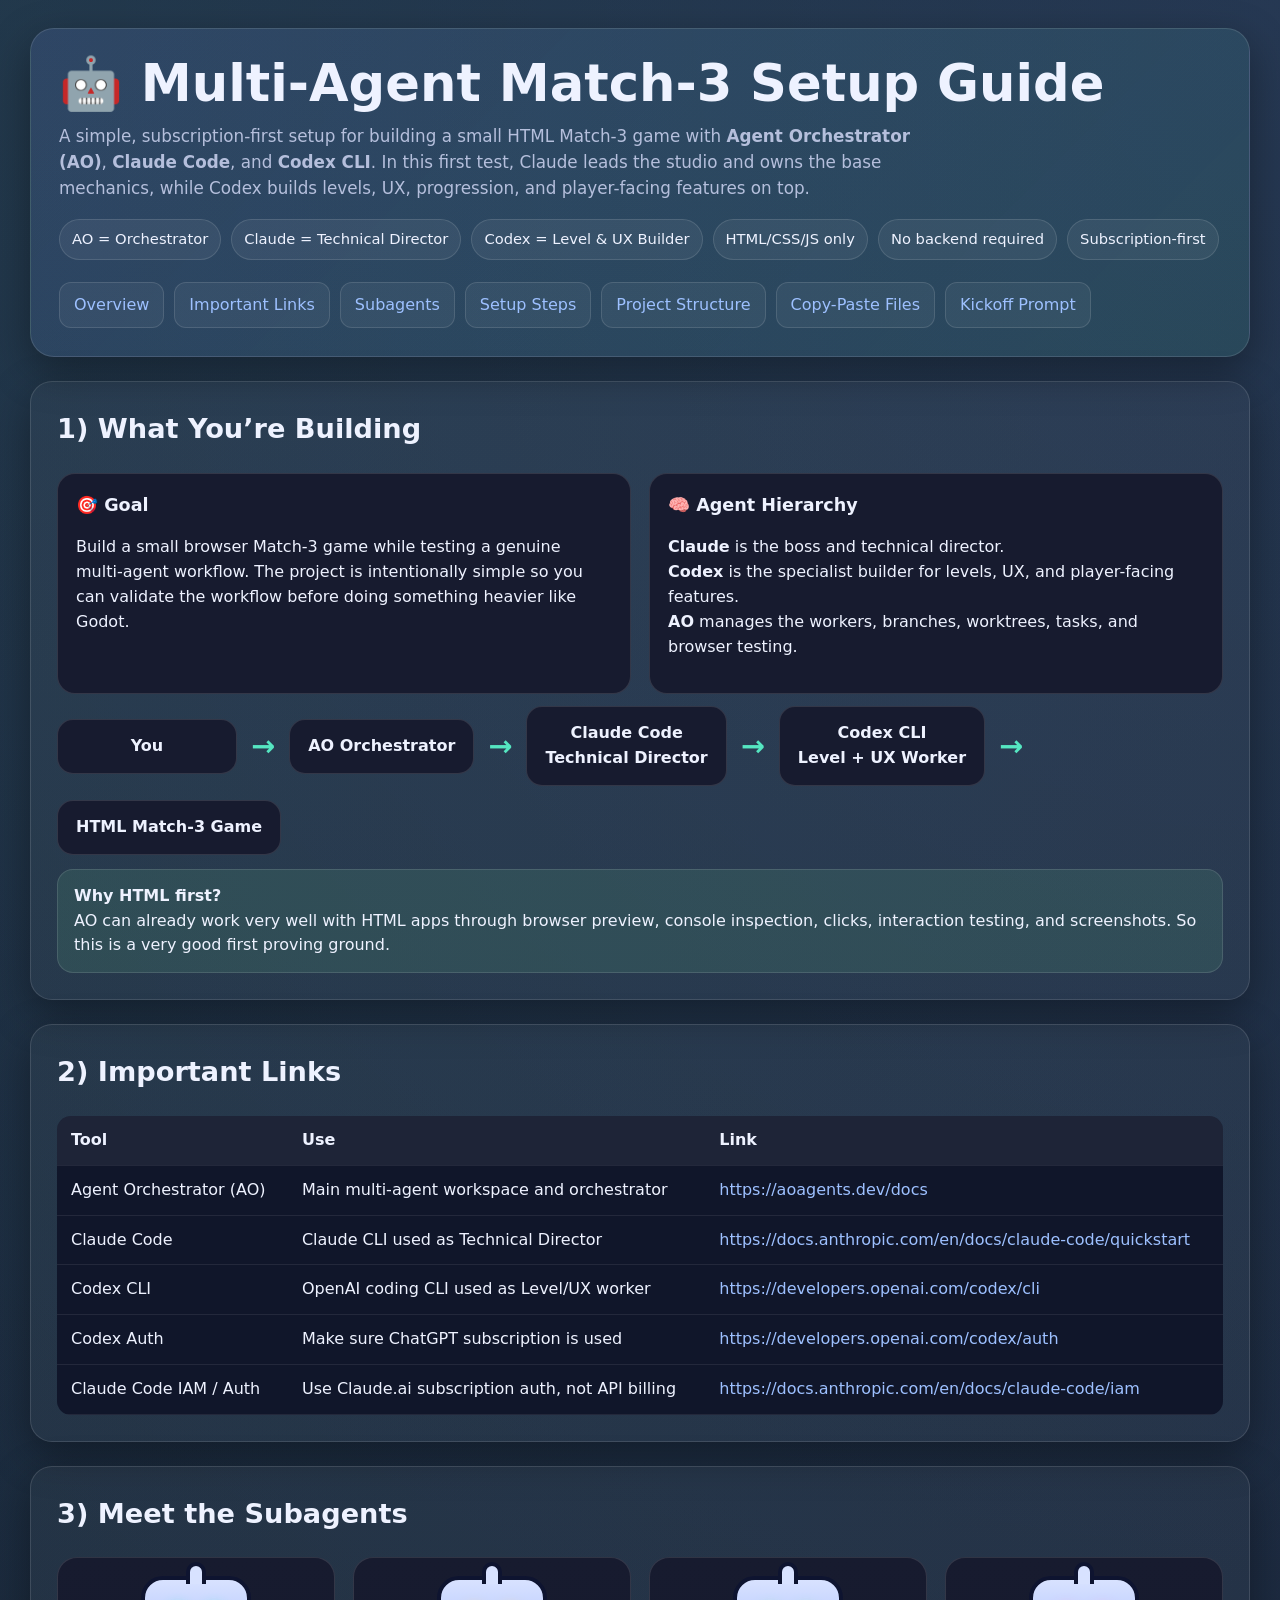
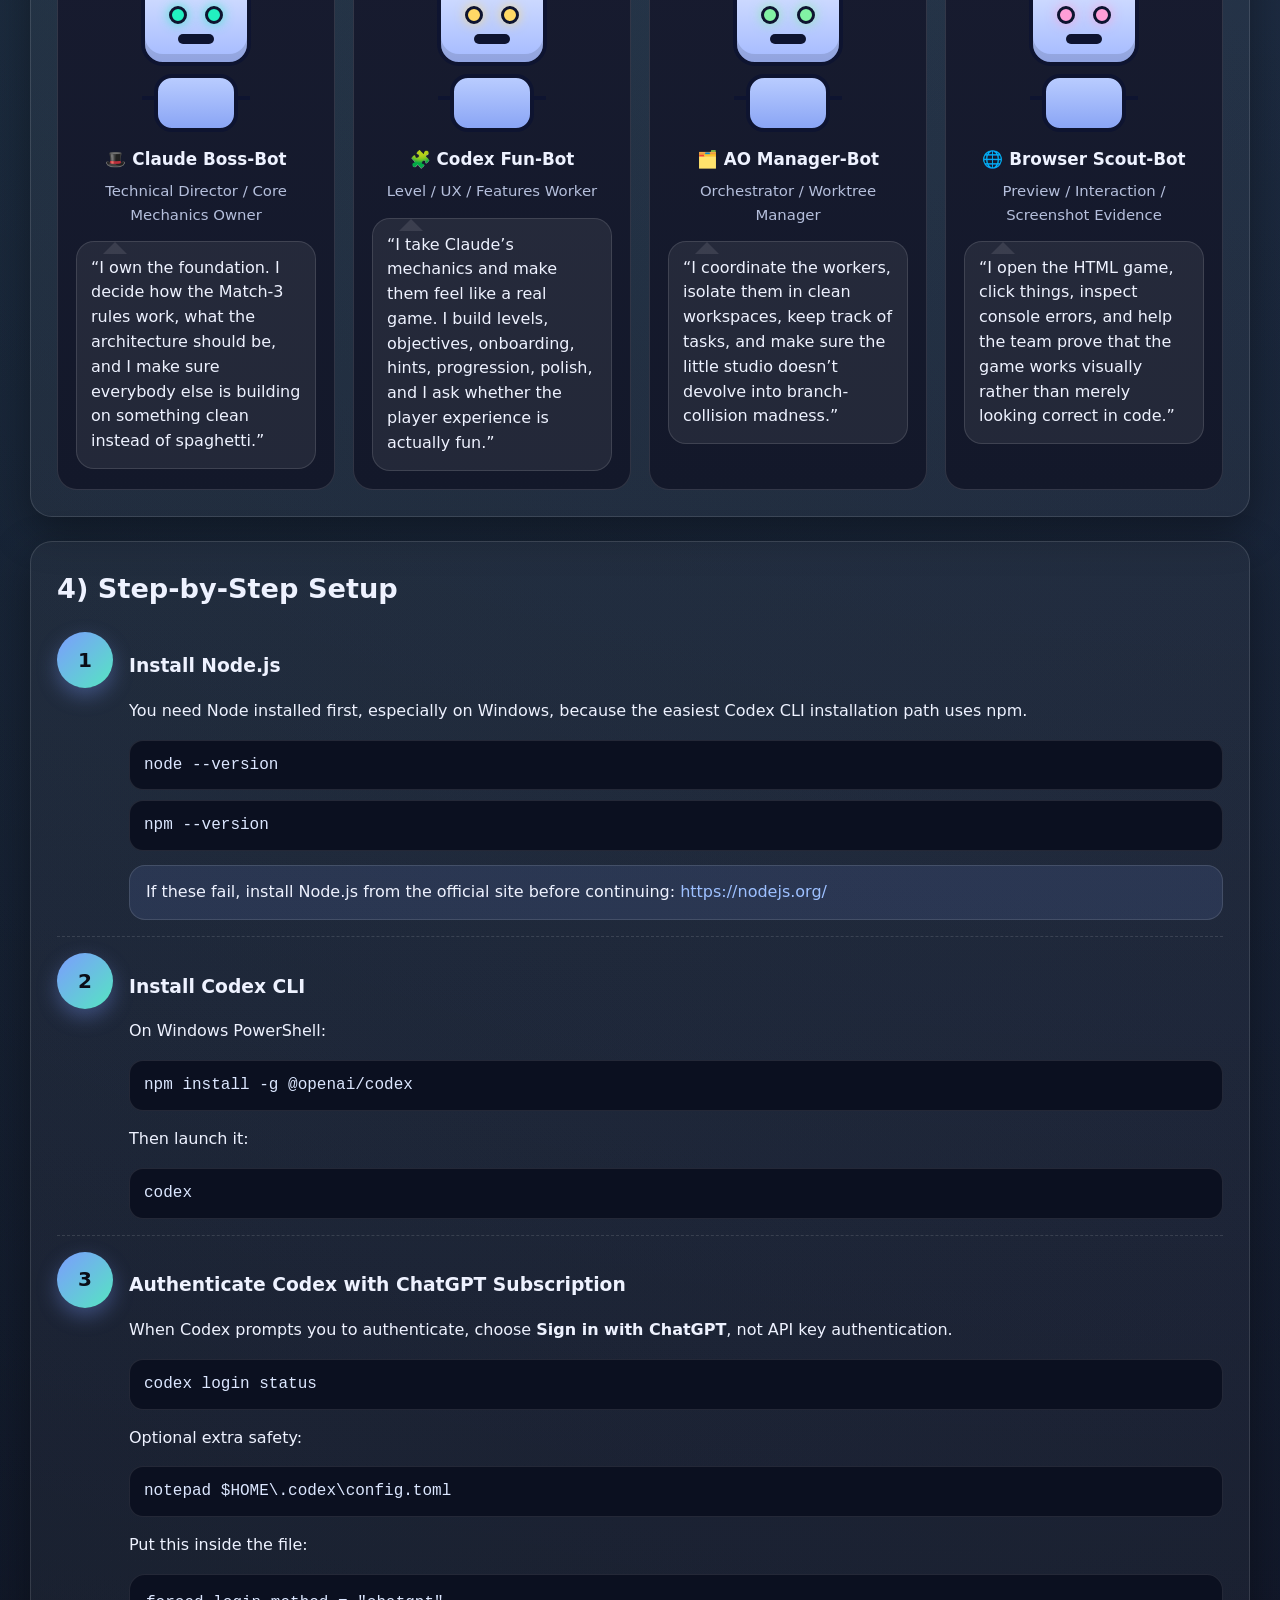
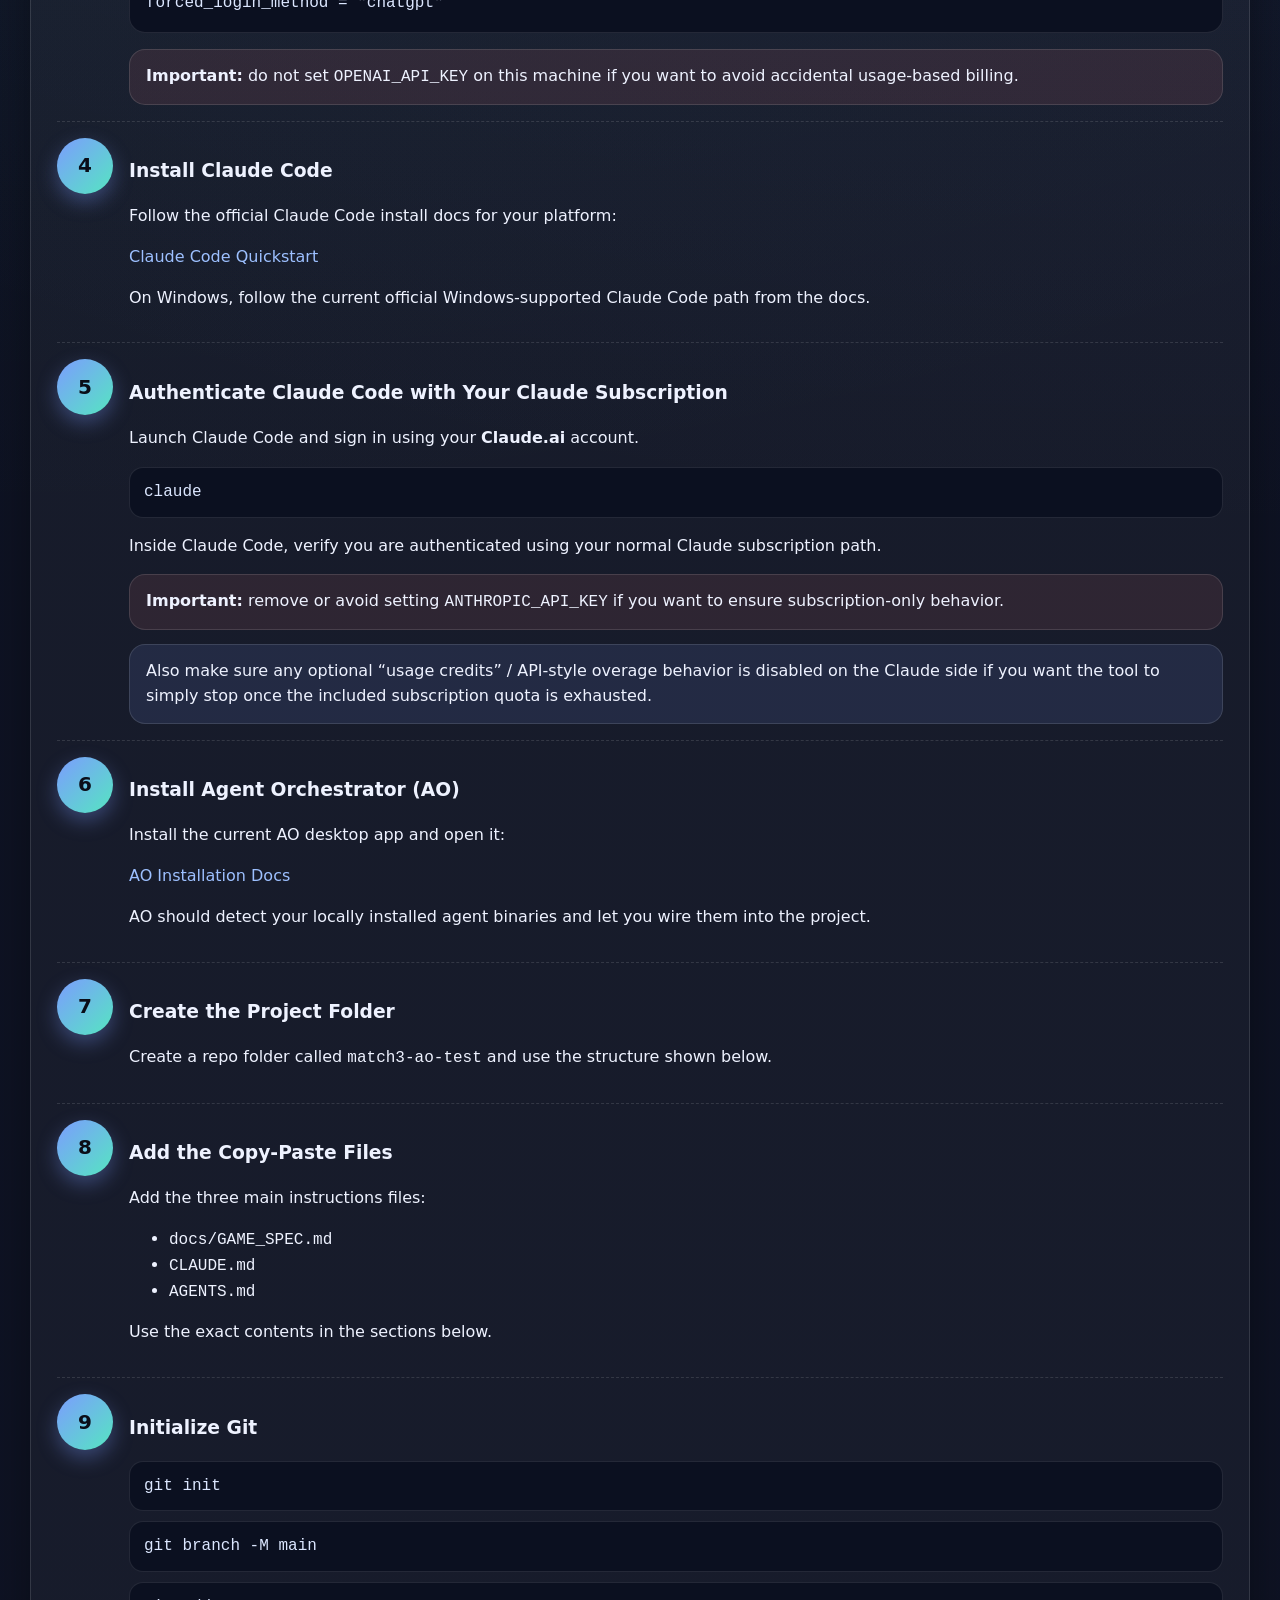
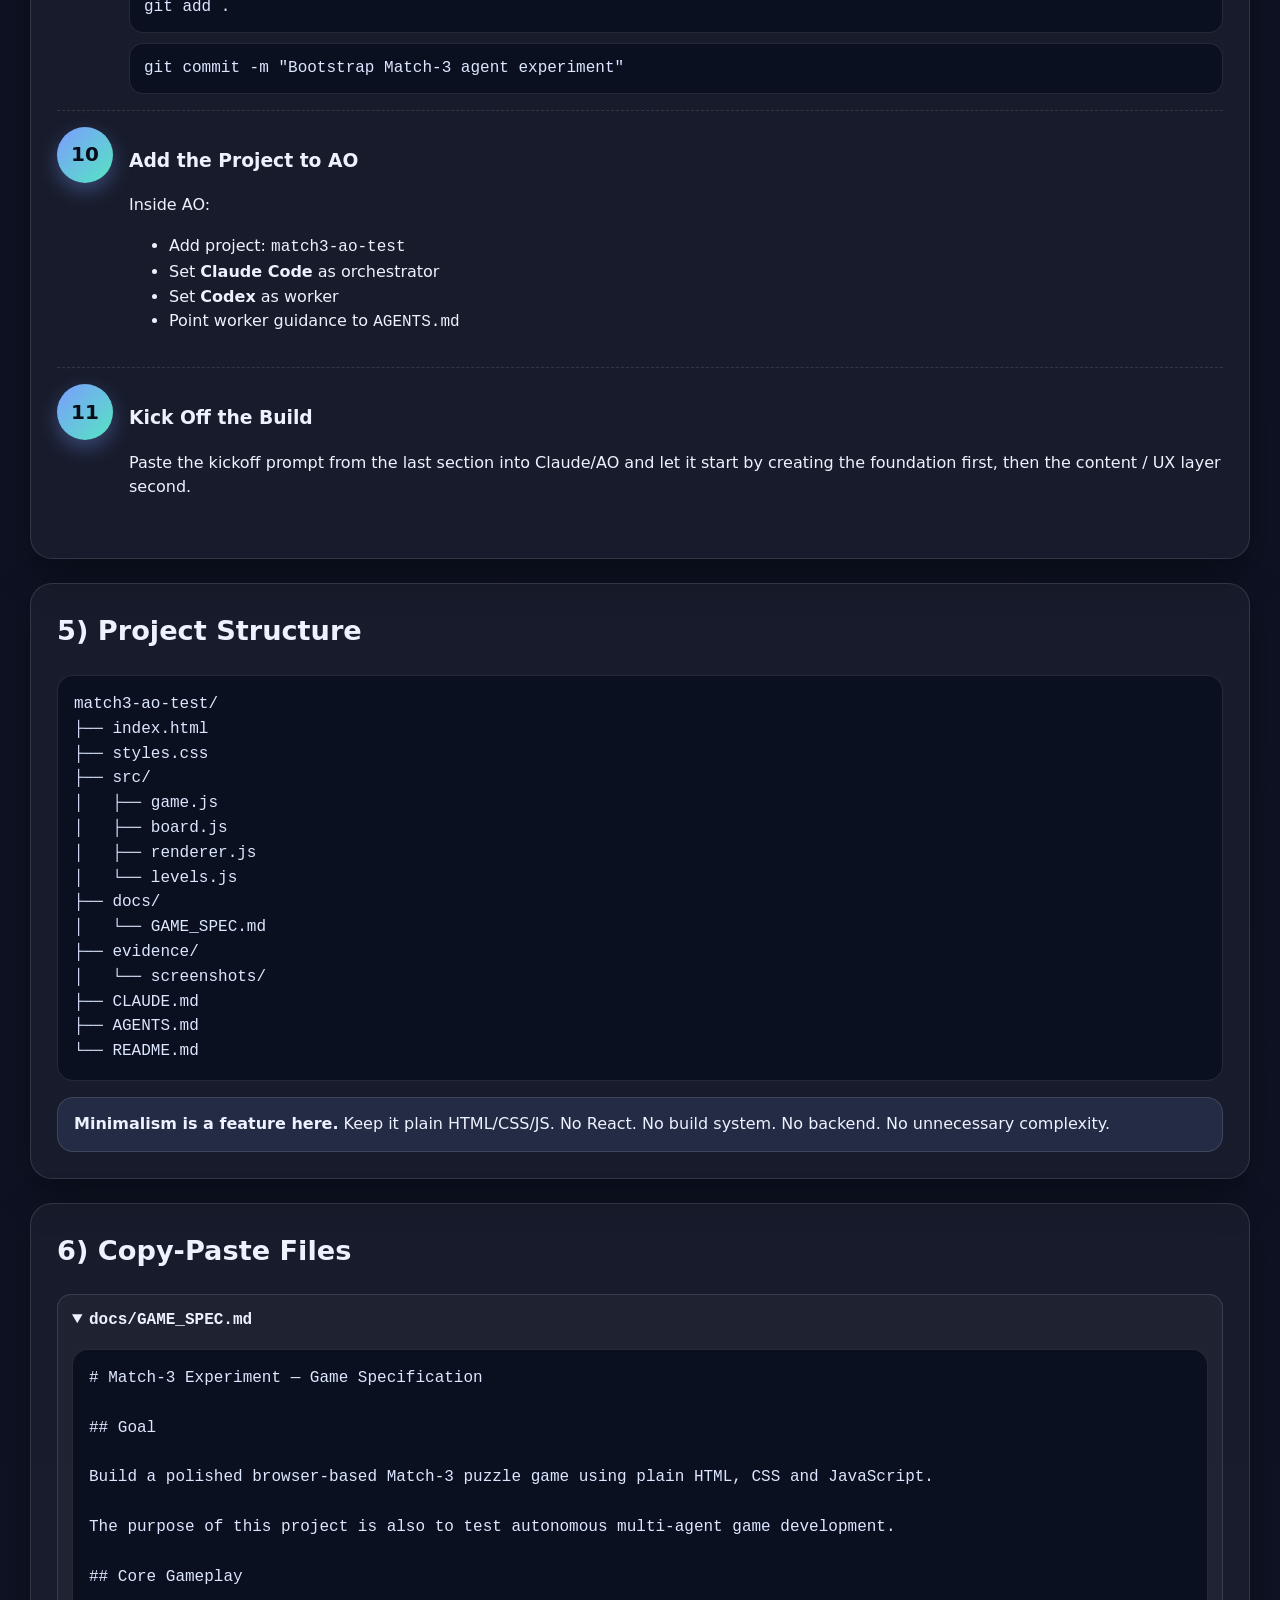
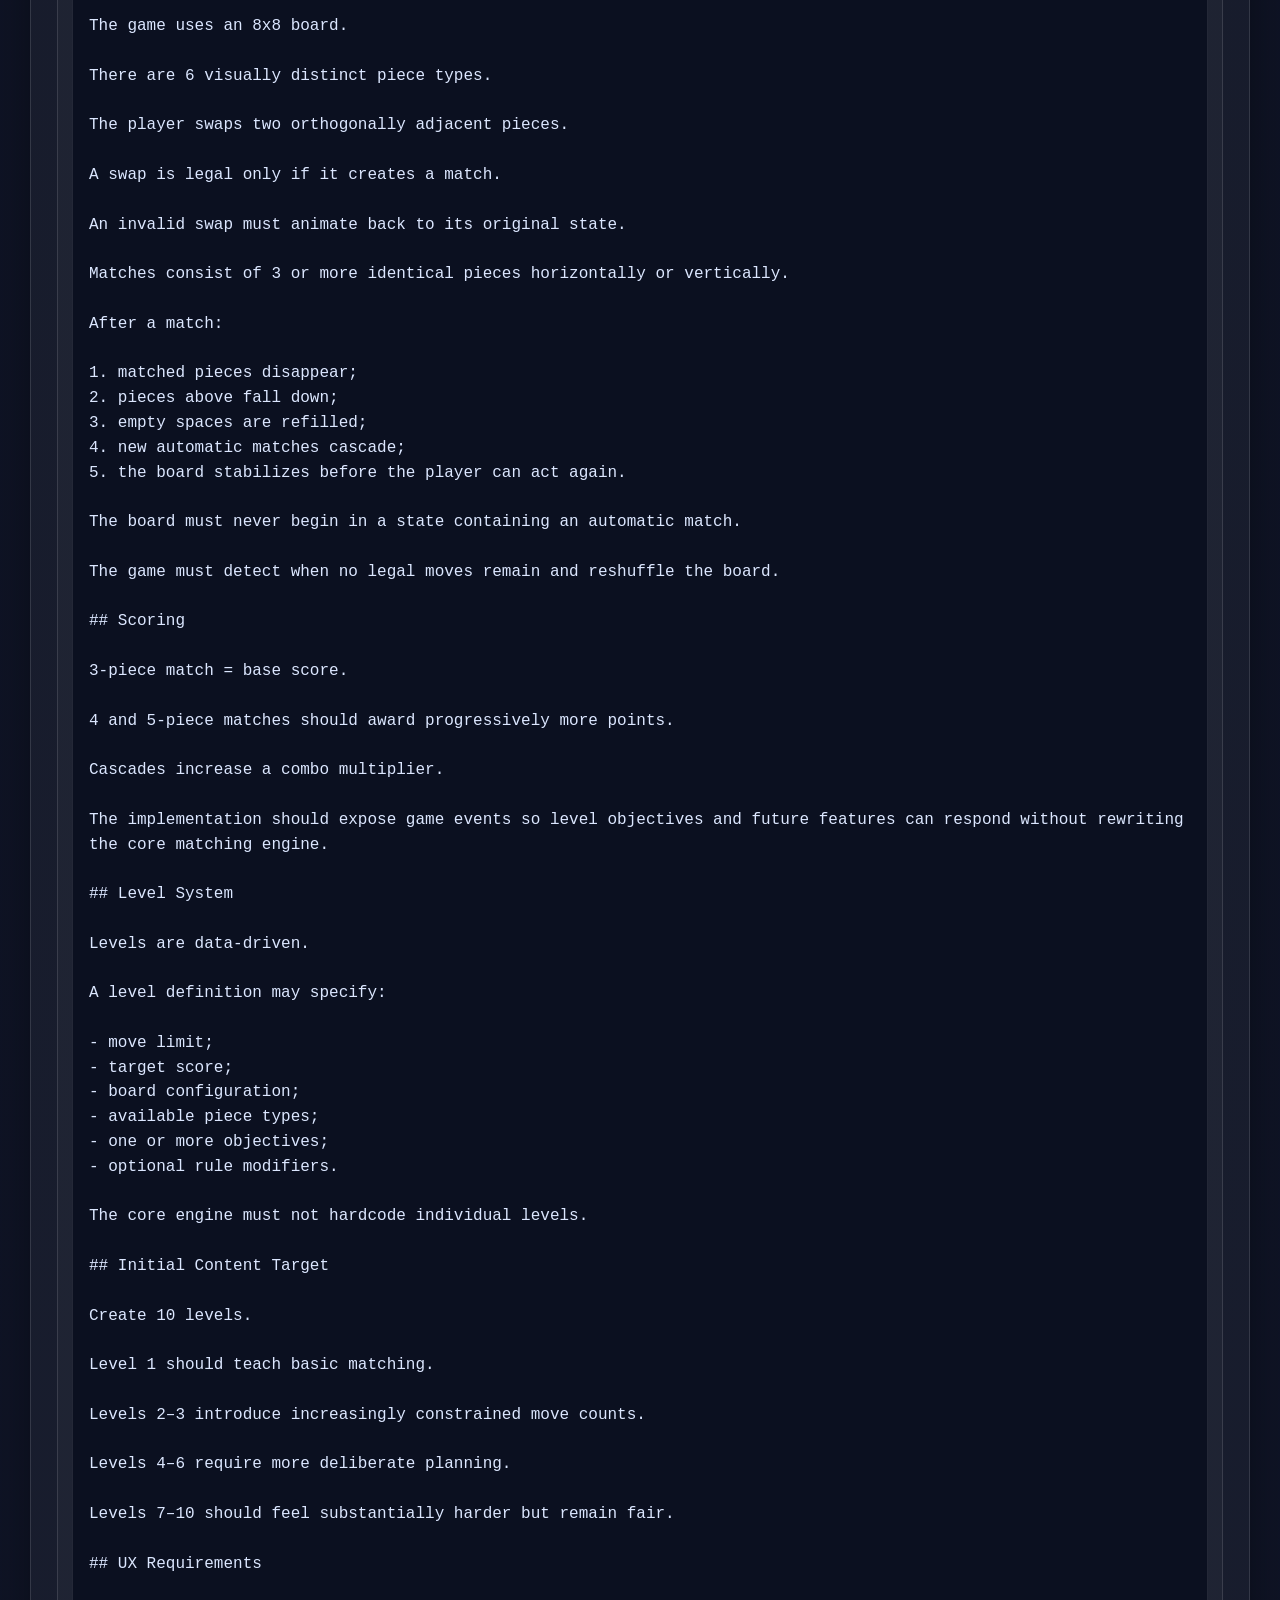
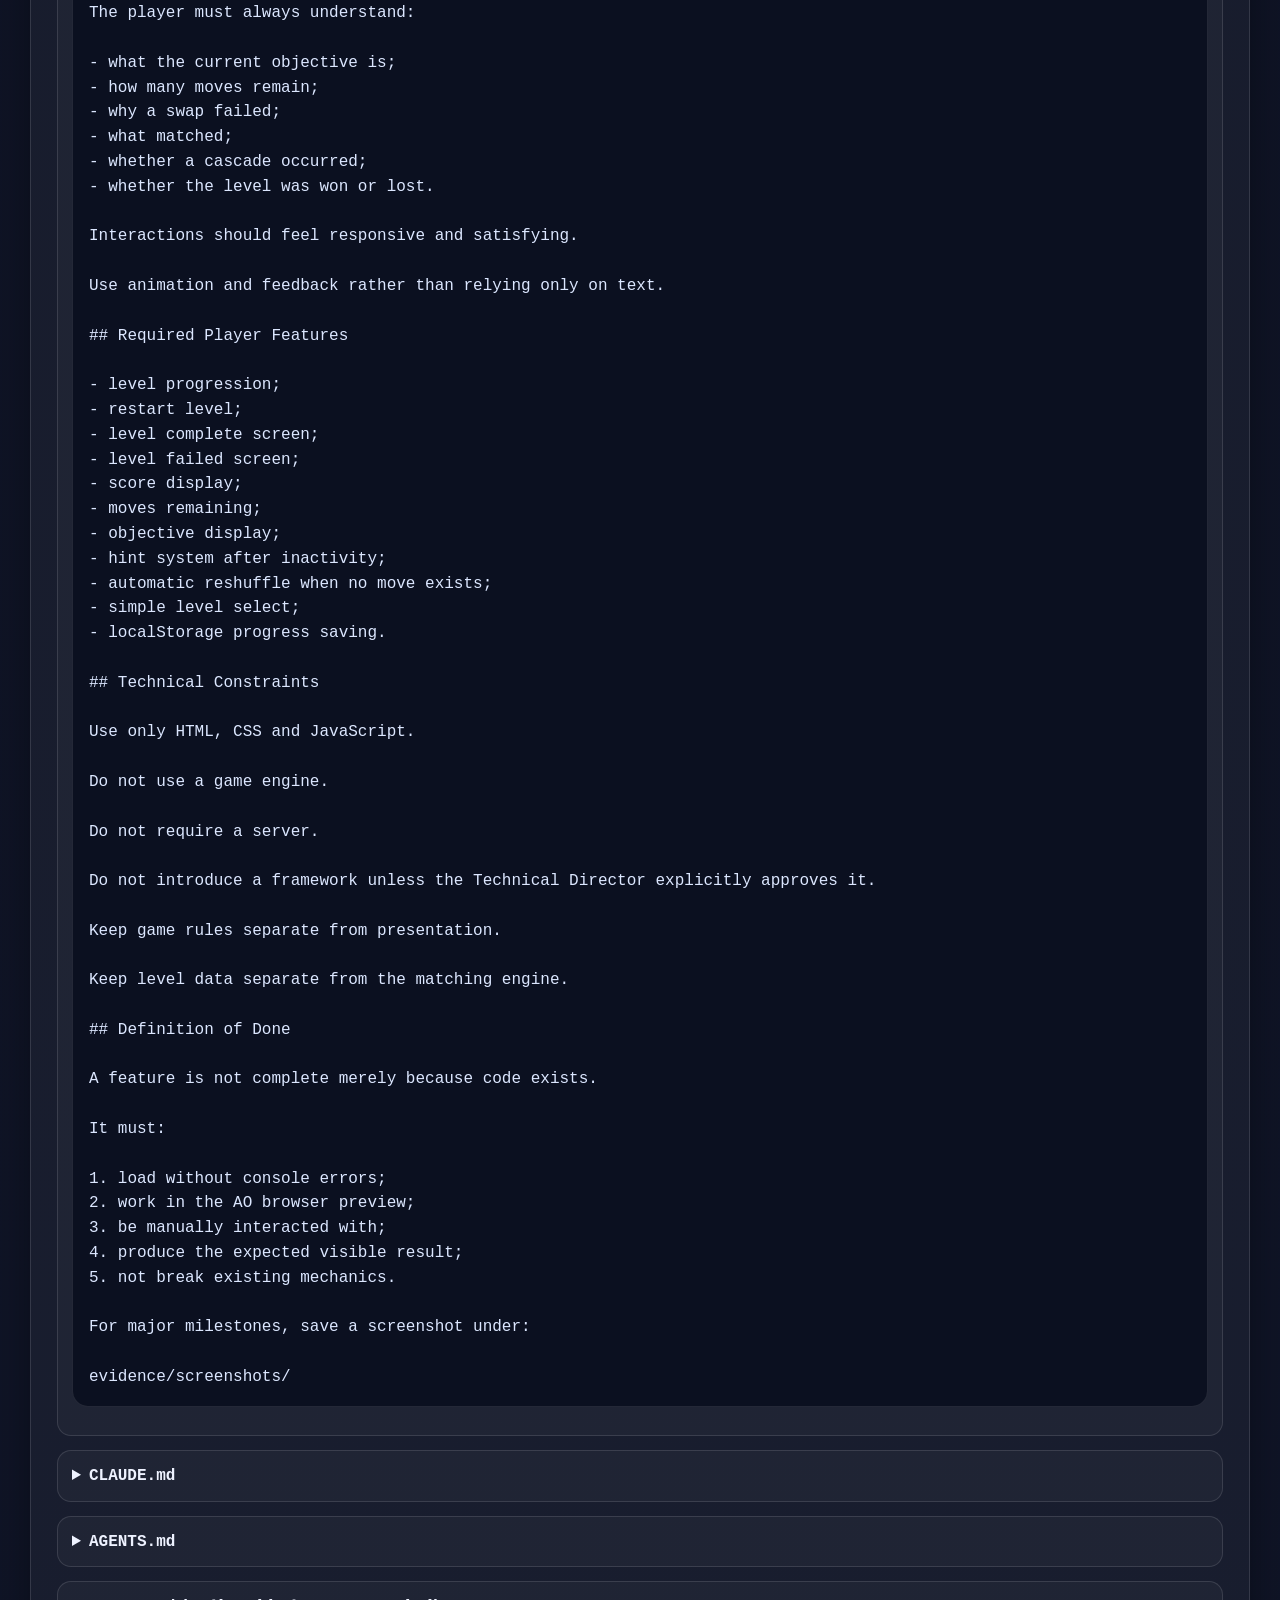
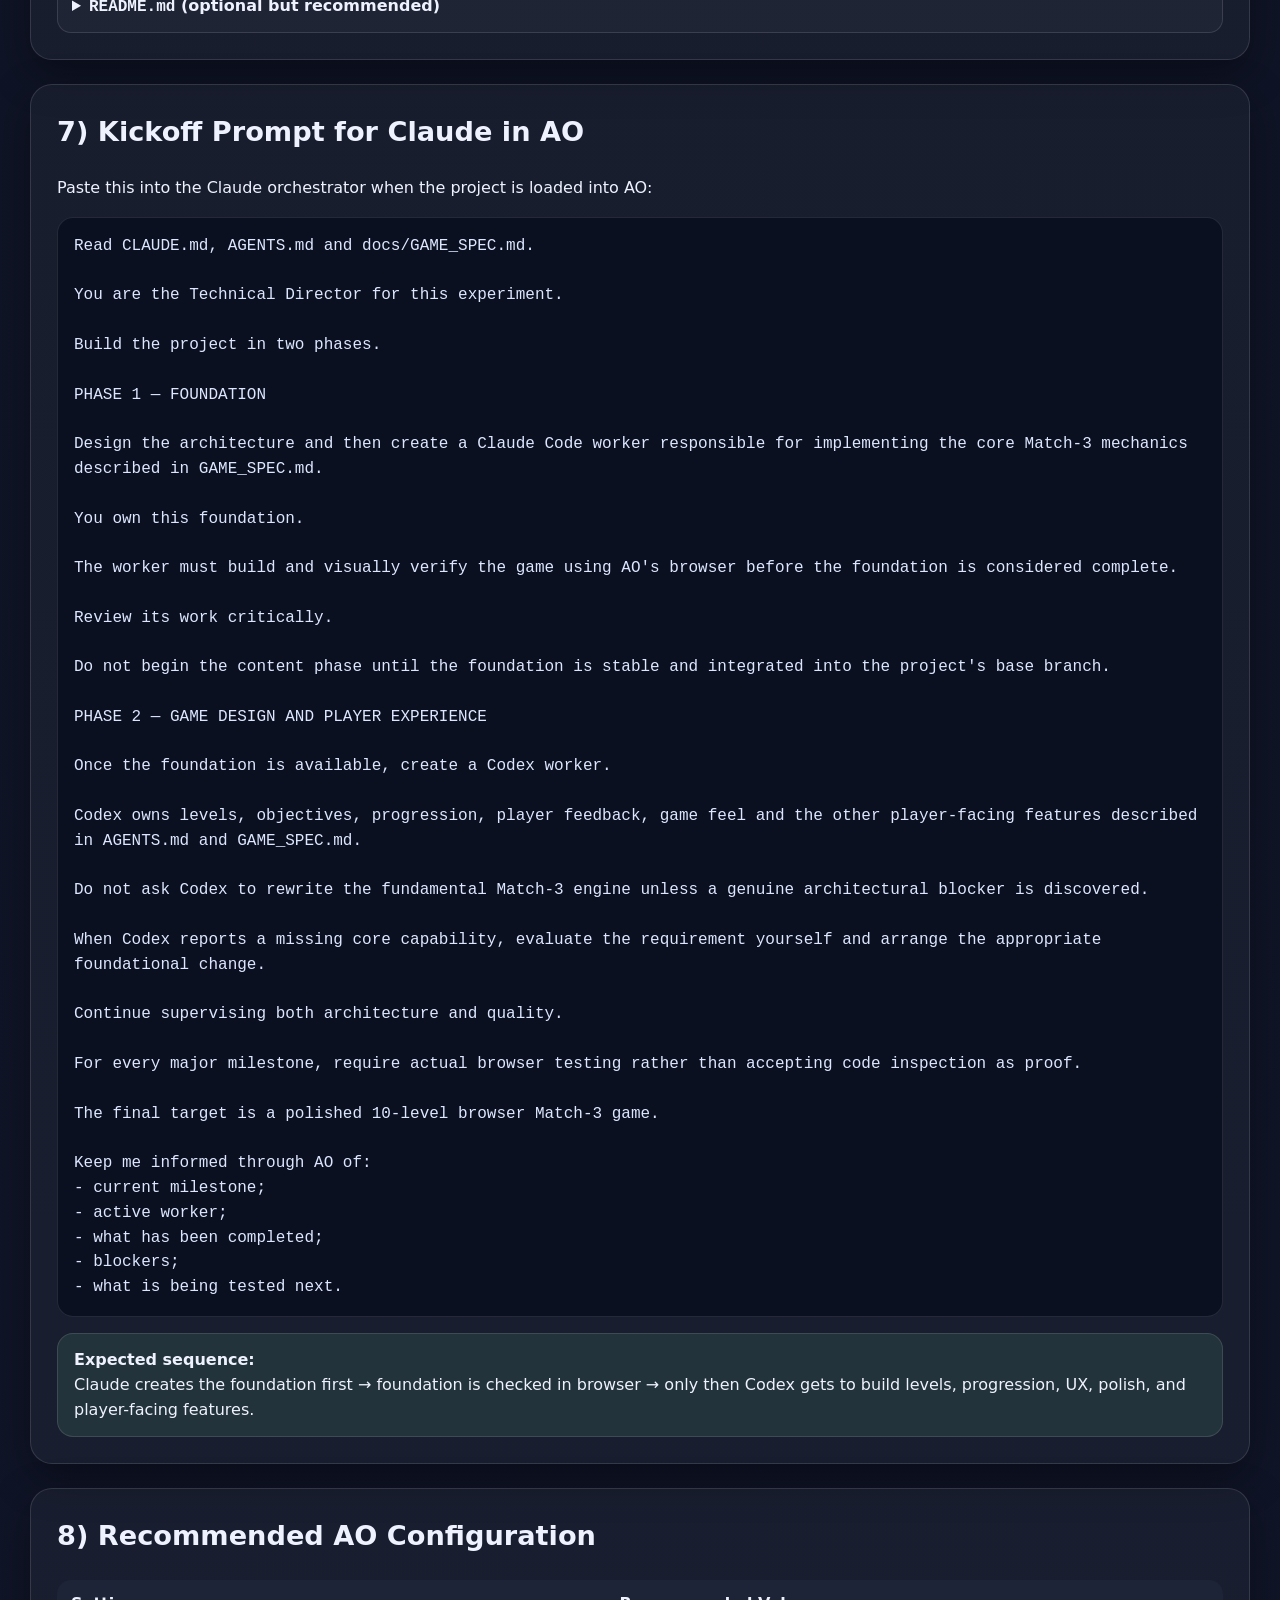
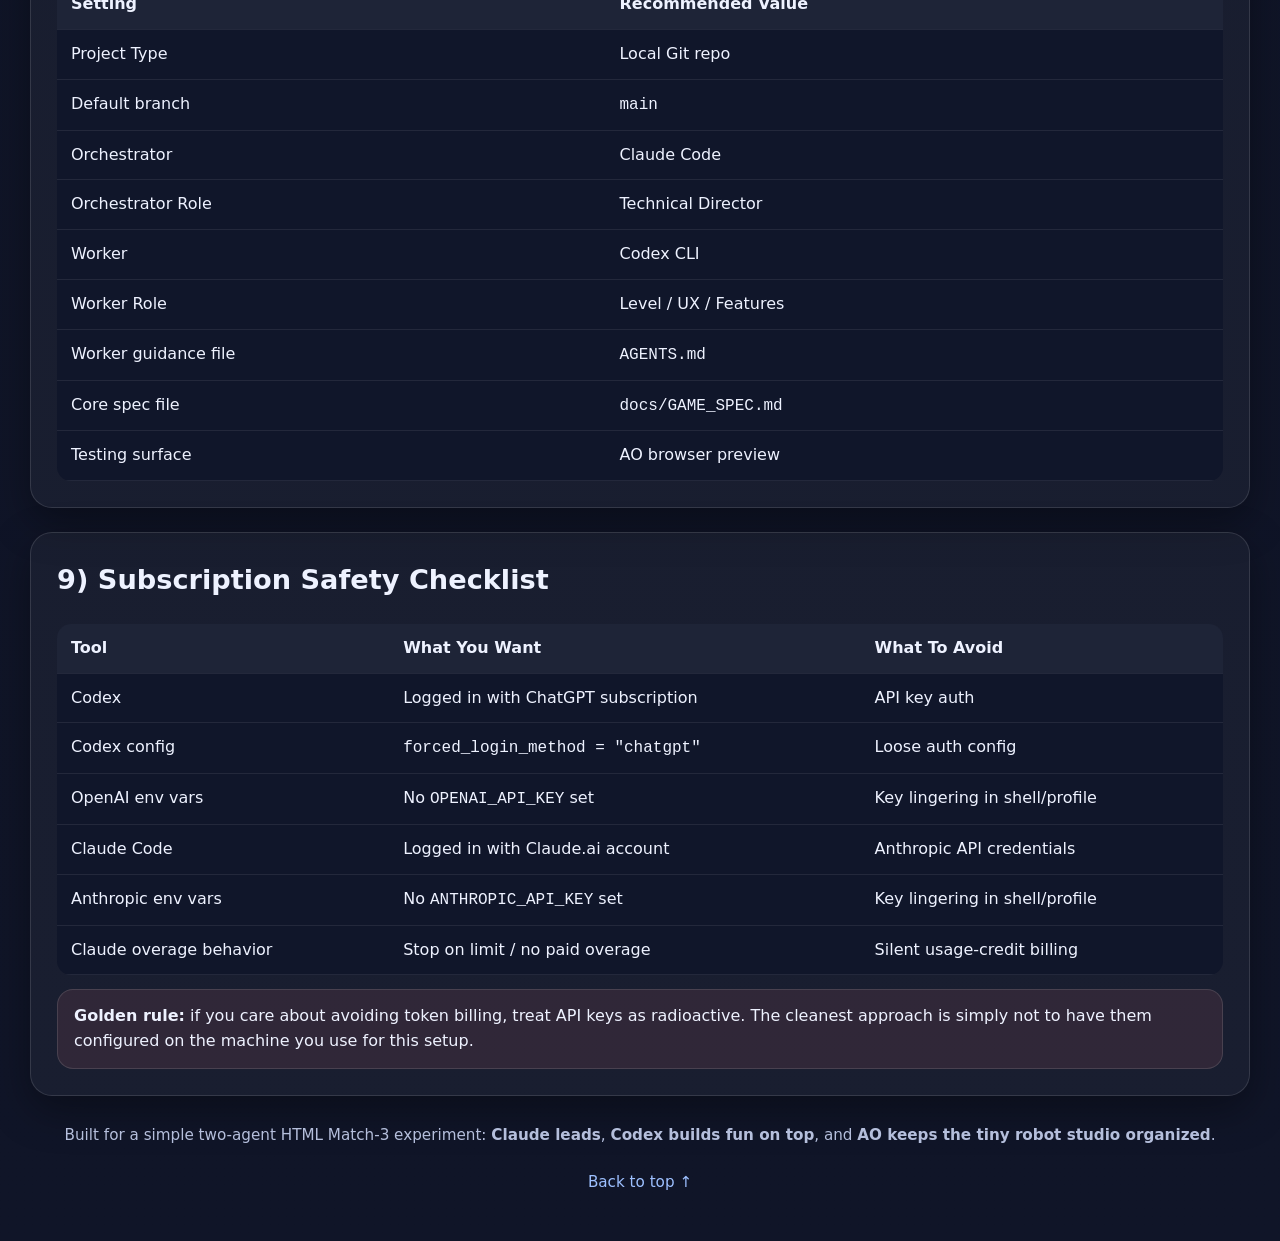
<file: misc_files/agenticWorkflowGuide.html>
<!DOCTYPE html>
<html lang="en">
<head>
  <meta charset="UTF-8" />
  <meta name="viewport" content="width=device-width, initial-scale=1.0" />
  <title>Multi-Agent Match-3 Setup Guide</title>
  <style>
    :root {
      --bg: #0f1220;
      --panel: #171b2f;
      --panel-2: #202743;
      --text: #eef2ff;
      --muted: #b5bfdc;
      --accent: #7c9cff;
      --accent-2: #55e6c1;
      --accent-3: #ffcf5a;
      --danger: #ff7c7c;
      --ok: #82f2a4;
      --border: rgba(255,255,255,0.12);
      --shadow: 0 14px 40px rgba(0,0,0,0.35);
      --mono: ui-monospace, SFMono-Regular, Menlo, Consolas, monospace;
      --sans: Inter, ui-sans-serif, system-ui, -apple-system, Segoe UI, Roboto, Arial, sans-serif;
    }

    * { box-sizing: border-box; }
    html { scroll-behavior: smooth; }
    body {
      margin: 0;
      font-family: var(--sans);
      background:
        radial-gradient(circle at top right, rgba(124,156,255,0.18), transparent 30%),
        radial-gradient(circle at top left, rgba(85,230,193,0.12), transparent 30%),
        linear-gradient(180deg, #0d1120 0%, #101528 100%);
      color: var(--text);
      line-height: 1.55;
    }

    a { color: #9dc0ff; text-decoration: none; }
    a:hover { text-decoration: underline; }

    .wrap {
      width: min(1220px, calc(100% - 32px));
      margin: 0 auto;
      padding: 28px 0 64px;
    }

    header.hero {
      background: linear-gradient(135deg, rgba(124,156,255,0.14), rgba(85,230,193,0.10));
      border: 1px solid var(--border);
      border-radius: 24px;
      padding: 28px;
      box-shadow: var(--shadow);
      position: relative;
      overflow: hidden;
    }

    .hero h1 {
      margin: 0 0 12px;
      font-size: clamp(2rem, 4vw, 3.2rem);
      line-height: 1.05;
    }

    .hero p.lead {
      margin: 0;
      color: var(--muted);
      font-size: 1.05rem;
      max-width: 900px;
    }

    .badges {
      display: flex;
      flex-wrap: wrap;
      gap: 10px;
      margin-top: 18px;
    }

    .badge {
      padding: 8px 12px;
      border-radius: 999px;
      background: rgba(255,255,255,0.06);
      border: 1px solid var(--border);
      color: var(--text);
      font-size: 0.92rem;
    }

    nav.toc {
      margin: 22px 0 0;
      display: flex;
      flex-wrap: wrap;
      gap: 10px;
    }

    nav.toc a {
      display: inline-block;
      padding: 10px 14px;
      border-radius: 12px;
      background: rgba(255,255,255,0.05);
      border: 1px solid var(--border);
    }

    section.card {
      background: rgba(255,255,255,0.04);
      border: 1px solid var(--border);
      border-radius: 22px;
      padding: 26px;
      margin-top: 24px;
      box-shadow: var(--shadow);
    }

    section.card h2 {
      margin-top: 0;
      font-size: 1.7rem;
    }

    .grid-2 {
      display: grid;
      grid-template-columns: repeat(2, minmax(0,1fr));
      gap: 18px;
    }

    .grid-3 {
      display: grid;
      grid-template-columns: repeat(3, minmax(0,1fr));
      gap: 18px;
    }

    @media (max-width: 900px) {
      .grid-2, .grid-3 { grid-template-columns: 1fr; }
    }

    .mini-card {
      background: var(--panel);
      border: 1px solid var(--border);
      border-radius: 18px;
      padding: 18px;
    }

    .mini-card h3 {
      margin-top: 0;
      margin-bottom: 10px;
      font-size: 1.1rem;
    }

    .step {
      display: grid;
      grid-template-columns: 56px 1fr;
      gap: 16px;
      padding: 16px 0;
      border-top: 1px dashed rgba(255,255,255,0.12);
    }

    .step:first-of-type { border-top: none; padding-top: 0; }

    .step-num {
      width: 56px;
      height: 56px;
      display: grid;
      place-items: center;
      border-radius: 50%;
      background: linear-gradient(135deg, var(--accent), var(--accent-2));
      color: #0a0d18;
      font-weight: 800;
      font-size: 1.25rem;
      box-shadow: 0 8px 20px rgba(124,156,255,0.35);
    }

    .robot-grid {
      display: grid;
      grid-template-columns: repeat(4, minmax(0,1fr));
      gap: 18px;
      margin-top: 12px;
    }

    @media (max-width: 1100px) {
      .robot-grid { grid-template-columns: repeat(2, minmax(0,1fr)); }
    }

    @media (max-width: 700px) {
      .robot-grid { grid-template-columns: 1fr; }
    }

    .robot-card {
      position: relative;
      background: linear-gradient(180deg, var(--panel), #13182a);
      border: 1px solid var(--border);
      border-radius: 20px;
      padding: 18px;
      min-height: 280px;
      overflow: hidden;
    }

    .robot {
      width: 110px;
      margin: 0 auto 14px;
      position: relative;
    }

    .robot-head {
      width: 110px;
      height: 90px;
      background: linear-gradient(180deg, #d8e2ff, #a4baff);
      border-radius: 22px;
      position: relative;
      border: 4px solid #0e1430;
      box-shadow: inset 0 -8px 0 rgba(0,0,0,0.12);
    }

    .robot-head::before {
      content: "";
      position: absolute;
      width: 12px;
      height: 18px;
      background: #d8e2ff;
      border: 4px solid #0e1430;
      border-bottom: none;
      border-radius: 10px 10px 0 0;
      top: -18px;
      left: 50%;
      transform: translateX(-50%);
    }

    .eye {
      position: absolute;
      top: 26px;
      width: 18px;
      height: 18px;
      border-radius: 50%;
      background: #22f0c0;
      border: 3px solid #0e1430;
      box-shadow: 0 0 12px rgba(34,240,192,0.8);
    }

    .eye.left { left: 24px; }
    .eye.right { right: 24px; }

    .mouth {
      position: absolute;
      left: 50%;
      bottom: 18px;
      transform: translateX(-50%);
      width: 36px;
      height: 10px;
      border-radius: 10px;
      background: #0e1430;
    }

    .robot-body {
      width: 84px;
      height: 58px;
      background: linear-gradient(180deg, #b9ccff, #8aa5f5);
      border: 4px solid #0e1430;
      border-radius: 18px;
      margin: 8px auto 0;
      position: relative;
    }

    .robot-body::before,
    .robot-body::after {
      content: "";
      position: absolute;
      top: 18px;
      width: 16px;
      height: 4px;
      background: #0e1430;
    }

    .robot-body::before { left: -16px; }
    .robot-body::after { right: -16px; }

    .bubble {
      position: relative;
      margin-top: 14px;
      background: rgba(255,255,255,0.07);
      border: 1px solid rgba(255,255,255,0.12);
      border-radius: 18px;
      padding: 14px;
      color: var(--text);
      min-height: 100px;
    }

    .bubble::before {
      content: "";
      position: absolute;
      top: -12px;
      left: 26px;
      border: 12px solid transparent;
      border-bottom-color: rgba(255,255,255,0.10);
    }

    .robot-name {
      margin: 4px 0 8px;
      text-align: center;
      font-weight: 800;
      font-size: 1.05rem;
    }

    .robot-role {
      text-align: center;
      color: var(--muted);
      font-size: 0.93rem;
      margin-bottom: 12px;
    }

    .flow {
      display: flex;
      flex-wrap: wrap;
      gap: 14px;
      align-items: center;
      margin-top: 12px;
    }

    .flow-box {
      background: var(--panel);
      border: 1px solid var(--border);
      border-radius: 16px;
      padding: 14px 18px;
      min-width: 180px;
      text-align: center;
      font-weight: 700;
    }

    .arrow {
      font-size: 1.8rem;
      color: var(--accent-2);
      font-weight: 800;
    }

    code, pre {
      font-family: var(--mono);
    }

    pre {
      white-space: pre-wrap;
      overflow-wrap: anywhere;
      background: #0b1020;
      border: 1px solid rgba(255,255,255,0.1);
      border-radius: 16px;
      padding: 16px;
      color: #dce7ff;
      overflow-x: auto;
    }

    .cmd {
      background: #0b1020;
      border: 1px solid rgba(255,255,255,0.1);
      border-radius: 14px;
      padding: 12px 14px;
      margin: 10px 0 0;
      font-family: var(--mono);
      color: #dce7ff;
      overflow-x: auto;
    }

    table {
      width: 100%;
      border-collapse: collapse;
      margin-top: 10px;
      overflow: hidden;
      border-radius: 14px;
      background: #10162a;
    }

    th, td {
      text-align: left;
      padding: 12px 14px;
      border-bottom: 1px solid rgba(255,255,255,0.08);
      vertical-align: top;
    }

    th {
      background: rgba(255,255,255,0.06);
    }

    .note, .warn, .success {
      border-radius: 16px;
      padding: 14px 16px;
      margin-top: 14px;
      border: 1px solid var(--border);
    }

    .note { background: rgba(124,156,255,0.12); }
    .warn { background: rgba(255,124,124,0.10); }
    .success { background: rgba(130,242,164,0.10); }

    details {
      margin-top: 14px;
      background: rgba(255,255,255,0.03);
      border: 1px solid var(--border);
      border-radius: 14px;
      padding: 12px 14px;
    }

    summary {
      cursor: pointer;
      font-weight: 700;
    }

    .footer {
      margin-top: 28px;
      color: var(--muted);
      text-align: center;
      font-size: 0.95rem;
    }

    .tiny {
      font-size: 0.9rem;
      color: var(--muted);
    }

    .pill {
      display: inline-block;
      padding: 4px 9px;
      border-radius: 999px;
      font-size: 0.8rem;
      font-weight: 700;
      margin-left: 8px;
      vertical-align: middle;
    }

    .pill.ok { background: rgba(130,242,164,0.16); color: #baffcd; }
    .pill.info { background: rgba(124,156,255,0.16); color: #cfe0ff; }
    .pill.warn { background: rgba(255,207,90,0.16); color: #ffe7a7; }
  </style>
</head>
<body>
  <div class="wrap">
    <header class="hero" id="top">
      <h1>🤖 Multi-Agent Match-3 Setup Guide</h1>
      <p class="lead">
        A simple, subscription-first setup for building a small HTML Match-3 game with
        <strong>Agent Orchestrator (AO)</strong>, <strong>Claude Code</strong>, and <strong>Codex CLI</strong>.
        In this first test, Claude leads the studio and owns the base mechanics, while Codex builds
        levels, UX, progression, and player-facing features on top.
      </p>

      <div class="badges">
        <span class="badge">AO = Orchestrator</span>
        <span class="badge">Claude = Technical Director</span>
        <span class="badge">Codex = Level & UX Builder</span>
        <span class="badge">HTML/CSS/JS only</span>
        <span class="badge">No backend required</span>
        <span class="badge">Subscription-first</span>
      </div>

      <nav class="toc">
        <a href="#overview">Overview</a>
        <a href="#links">Important Links</a>
        <a href="#agents">Subagents</a>
        <a href="#steps">Setup Steps</a>
        <a href="#structure">Project Structure</a>
        <a href="#files">Copy-Paste Files</a>
        <a href="#kickoff">Kickoff Prompt</a>
      </nav>
    </header>

    <section class="card" id="overview">
      <h2>1) What You’re Building</h2>
      <div class="grid-2">
        <div class="mini-card">
          <h3>🎯 Goal</h3>
          <p>
            Build a small browser Match-3 game while testing a genuine multi-agent workflow.
            The project is intentionally simple so you can validate the workflow before doing
            something heavier like Godot.
          </p>
        </div>
        <div class="mini-card">
          <h3>🧠 Agent Hierarchy</h3>
          <p>
            <strong>Claude</strong> is the boss and technical director.<br />
            <strong>Codex</strong> is the specialist builder for levels, UX, and player-facing features.<br />
            <strong>AO</strong> manages the workers, branches, worktrees, tasks, and browser testing.
          </p>
        </div>
      </div>

      <div class="flow">
        <div class="flow-box">You</div>
        <div class="arrow">→</div>
        <div class="flow-box">AO Orchestrator</div>
        <div class="arrow">→</div>
        <div class="flow-box">Claude Code<br/>Technical Director</div>
        <div class="arrow">→</div>
        <div class="flow-box">Codex CLI<br/>Level + UX Worker</div>
        <div class="arrow">→</div>
        <div class="flow-box">HTML Match-3 Game</div>
      </div>

      <div class="success">
        <strong>Why HTML first?</strong><br />
        AO can already work very well with HTML apps through browser preview, console inspection,
        clicks, interaction testing, and screenshots. So this is a very good first proving ground.
      </div>
    </section>

    <section class="card" id="links">
      <h2>2) Important Links</h2>
      <table>
        <thead>
          <tr>
            <th>Tool</th>
            <th>Use</th>
            <th>Link</th>
          </tr>
        </thead>
        <tbody>
          <tr>
            <td>Agent Orchestrator (AO)</td>
            <td>Main multi-agent workspace and orchestrator</td>
            <td><a href="https://aoagents.dev/docs" target="_blank" rel="noopener noreferrer">https://aoagents.dev/docs</a></td>
          </tr>
          <tr>
            <td>Claude Code</td>
            <td>Claude CLI used as Technical Director</td>
            <td><a href="https://docs.anthropic.com/en/docs/claude-code/quickstart" target="_blank" rel="noopener noreferrer">https://docs.anthropic.com/en/docs/claude-code/quickstart</a></td>
          </tr>
          <tr>
            <td>Codex CLI</td>
            <td>OpenAI coding CLI used as Level/UX worker</td>
            <td><a href="https://developers.openai.com/codex/cli" target="_blank" rel="noopener noreferrer">https://developers.openai.com/codex/cli</a></td>
          </tr>
          <tr>
            <td>Codex Auth</td>
            <td>Make sure ChatGPT subscription is used</td>
            <td><a href="https://developers.openai.com/codex/auth" target="_blank" rel="noopener noreferrer">https://developers.openai.com/codex/auth</a></td>
          </tr>
          <tr>
            <td>Claude Code IAM / Auth</td>
            <td>Use Claude.ai subscription auth, not API billing</td>
            <td><a href="https://docs.anthropic.com/en/docs/claude-code/iam" target="_blank" rel="noopener noreferrer">https://docs.anthropic.com/en/docs/claude-code/iam</a></td>
          </tr>
        </tbody>
      </table>
    </section>

    <section class="card" id="agents">
      <h2>3) Meet the Subagents</h2>
      <div class="robot-grid">
        <div class="robot-card">
          <div class="robot">
            <div class="robot-head">
              <div class="eye left"></div>
              <div class="eye right"></div>
              <div class="mouth"></div>
            </div>
            <div class="robot-body"></div>
          </div>
          <div class="robot-name">🎩 Claude Boss-Bot</div>
          <div class="robot-role">Technical Director / Core Mechanics Owner</div>
          <div class="bubble">
            “I own the foundation. I decide how the Match-3 rules work, what the architecture
            should be, and I make sure everybody else is building on something clean instead
            of spaghetti.”
          </div>
        </div>

        <div class="robot-card">
          <div class="robot">
            <div class="robot-head">
              <div class="eye left" style="background:#ffd966; box-shadow:0 0 12px rgba(255,217,102,0.8);"></div>
              <div class="eye right" style="background:#ffd966; box-shadow:0 0 12px rgba(255,217,102,0.8);"></div>
              <div class="mouth"></div>
            </div>
            <div class="robot-body"></div>
          </div>
          <div class="robot-name">🧩 Codex Fun-Bot</div>
          <div class="robot-role">Level / UX / Features Worker</div>
          <div class="bubble">
            “I take Claude’s mechanics and make them feel like a real game. I build levels,
            objectives, onboarding, hints, progression, polish, and I ask whether the player
            experience is actually fun.”
          </div>
        </div>

        <div class="robot-card">
          <div class="robot">
            <div class="robot-head">
              <div class="eye left" style="background:#82f2a4; box-shadow:0 0 12px rgba(130,242,164,0.8);"></div>
              <div class="eye right" style="background:#82f2a4; box-shadow:0 0 12px rgba(130,242,164,0.8);"></div>
              <div class="mouth"></div>
            </div>
            <div class="robot-body"></div>
          </div>
          <div class="robot-name">🗂️ AO Manager-Bot</div>
          <div class="robot-role">Orchestrator / Worktree Manager</div>
          <div class="bubble">
            “I coordinate the workers, isolate them in clean workspaces, keep track of tasks,
            and make sure the little studio doesn’t devolve into branch-collision madness.”
          </div>
        </div>

        <div class="robot-card">
          <div class="robot">
            <div class="robot-head">
              <div class="eye left" style="background:#ff9ed7; box-shadow:0 0 12px rgba(255,158,215,0.8);"></div>
              <div class="eye right" style="background:#ff9ed7; box-shadow:0 0 12px rgba(255,158,215,0.8);"></div>
              <div class="mouth"></div>
            </div>
            <div class="robot-body"></div>
          </div>
          <div class="robot-name">🌐 Browser Scout-Bot</div>
          <div class="robot-role">Preview / Interaction / Screenshot Evidence</div>
          <div class="bubble">
            “I open the HTML game, click things, inspect console errors, and help the team
            prove that the game works visually rather than merely looking correct in code.”
          </div>
        </div>
      </div>
    </section>

    <section class="card" id="steps">
      <h2>4) Step-by-Step Setup</h2>

      <div class="step">
        <div class="step-num">1</div>
        <div>
          <h3>Install Node.js</h3>
          <p>
            You need Node installed first, especially on Windows, because the easiest Codex CLI
            installation path uses npm.
          </p>
          <div class="cmd">node --version</div>
          <div class="cmd">npm --version</div>
          <div class="note">
            If these fail, install Node.js from the official site before continuing:
            <a href="https://nodejs.org/" target="_blank" rel="noopener noreferrer">https://nodejs.org/</a>
          </div>
        </div>
      </div>

      <div class="step">
        <div class="step-num">2</div>
        <div>
          <h3>Install Codex CLI</h3>
          <p>On Windows PowerShell:</p>
          <div class="cmd">npm install -g @openai/codex</div>
          <p>Then launch it:</p>
          <div class="cmd">codex</div>
        </div>
      </div>

      <div class="step">
        <div class="step-num">3</div>
        <div>
          <h3>Authenticate Codex with ChatGPT Subscription</h3>
          <p>
            When Codex prompts you to authenticate, choose <strong>Sign in with ChatGPT</strong>,
            not API key authentication.
          </p>
          <div class="cmd">codex login status</div>
          <p>Optional extra safety:</p>
          <div class="cmd">notepad $HOME\.codex\config.toml</div>
          <p>Put this inside the file:</p>
          <pre>forced_login_method = "chatgpt"</pre>

          <div class="warn">
            <strong>Important:</strong> do not set <code>OPENAI_API_KEY</code> on this machine if
            you want to avoid accidental usage-based billing.
          </div>
        </div>
      </div>

      <div class="step">
        <div class="step-num">4</div>
        <div>
          <h3>Install Claude Code</h3>
          <p>
            Follow the official Claude Code install docs for your platform:
          </p>
          <p>
            <a href="https://docs.anthropic.com/en/docs/claude-code/quickstart" target="_blank" rel="noopener noreferrer">
              Claude Code Quickstart
            </a>
          </p>
          <p>
            On Windows, follow the current official Windows-supported Claude Code path from the docs.
          </p>
        </div>
      </div>

      <div class="step">
        <div class="step-num">5</div>
        <div>
          <h3>Authenticate Claude Code with Your Claude Subscription</h3>
          <p>
            Launch Claude Code and sign in using your <strong>Claude.ai</strong> account.
          </p>
          <div class="cmd">claude</div>
          <p>
            Inside Claude Code, verify you are authenticated using your normal Claude subscription path.
          </p>

          <div class="warn">
            <strong>Important:</strong> remove or avoid setting <code>ANTHROPIC_API_KEY</code> if
            you want to ensure subscription-only behavior.
          </div>

          <div class="note">
            Also make sure any optional “usage credits” / API-style overage behavior is disabled on the
            Claude side if you want the tool to simply stop once the included subscription quota is exhausted.
          </div>
        </div>
      </div>

      <div class="step">
        <div class="step-num">6</div>
        <div>
          <h3>Install Agent Orchestrator (AO)</h3>
          <p>
            Install the current AO desktop app and open it:
          </p>
          <p>
            <a href="https://aoagents.dev/docs/installation" target="_blank" rel="noopener noreferrer">
              AO Installation Docs
            </a>
          </p>
          <p>
            AO should detect your locally installed agent binaries and let you wire them into the project.
          </p>
        </div>
      </div>

      <div class="step">
        <div class="step-num">7</div>
        <div>
          <h3>Create the Project Folder</h3>
          <p>Create a repo folder called <code>match3-ao-test</code> and use the structure shown below.</p>
        </div>
      </div>

      <div class="step">
        <div class="step-num">8</div>
        <div>
          <h3>Add the Copy-Paste Files</h3>
          <p>
            Add the three main instructions files:
          </p>
          <ul>
            <li><code>docs/GAME_SPEC.md</code></li>
            <li><code>CLAUDE.md</code></li>
            <li><code>AGENTS.md</code></li>
          </ul>
          <p>Use the exact contents in the sections below.</p>
        </div>
      </div>

      <div class="step">
        <div class="step-num">9</div>
        <div>
          <h3>Initialize Git</h3>
          <div class="cmd">git init</div>
          <div class="cmd">git branch -M main</div>
          <div class="cmd">git add .</div>
          <div class="cmd">git commit -m "Bootstrap Match-3 agent experiment"</div>
        </div>
      </div>

      <div class="step">
        <div class="step-num">10</div>
        <div>
          <h3>Add the Project to AO</h3>
          <p>Inside AO:</p>
          <ul>
            <li>Add project: <code>match3-ao-test</code></li>
            <li>Set <strong>Claude Code</strong> as orchestrator</li>
            <li>Set <strong>Codex</strong> as worker</li>
            <li>Point worker guidance to <code>AGENTS.md</code></li>
          </ul>
        </div>
      </div>

      <div class="step">
        <div class="step-num">11</div>
        <div>
          <h3>Kick Off the Build</h3>
          <p>
            Paste the kickoff prompt from the last section into Claude/AO and let it start by creating the
            foundation first, then the content / UX layer second.
          </p>
        </div>
      </div>
    </section>

    <section class="card" id="structure">
      <h2>5) Project Structure</h2>
      <pre>match3-ao-test/
├── index.html
├── styles.css
├── src/
│   ├── game.js
│   ├── board.js
│   ├── renderer.js
│   └── levels.js
├── docs/
│   └── GAME_SPEC.md
├── evidence/
│   └── screenshots/
├── CLAUDE.md
├── AGENTS.md
└── README.md</pre>

      <div class="note">
        <strong>Minimalism is a feature here.</strong> Keep it plain HTML/CSS/JS.
        No React. No build system. No backend. No unnecessary complexity.
      </div>
    </section>

    <section class="card" id="files">
      <h2>6) Copy-Paste Files</h2>

      <details open>
        <summary><code>docs/GAME_SPEC.md</code></summary>
        <pre># Match-3 Experiment — Game Specification

## Goal

Build a polished browser-based Match-3 puzzle game using plain HTML, CSS and JavaScript.

The purpose of this project is also to test autonomous multi-agent game development.

## Core Gameplay

The game uses an 8x8 board.

There are 6 visually distinct piece types.

The player swaps two orthogonally adjacent pieces.

A swap is legal only if it creates a match.

An invalid swap must animate back to its original state.

Matches consist of 3 or more identical pieces horizontally or vertically.

After a match:

1. matched pieces disappear;
2. pieces above fall down;
3. empty spaces are refilled;
4. new automatic matches cascade;
5. the board stabilizes before the player can act again.

The board must never begin in a state containing an automatic match.

The game must detect when no legal moves remain and reshuffle the board.

## Scoring

3-piece match = base score.

4 and 5-piece matches should award progressively more points.

Cascades increase a combo multiplier.

The implementation should expose game events so level objectives and future features can respond without rewriting the core matching engine.

## Level System

Levels are data-driven.

A level definition may specify:

- move limit;
- target score;
- board configuration;
- available piece types;
- one or more objectives;
- optional rule modifiers.

The core engine must not hardcode individual levels.

## Initial Content Target

Create 10 levels.

Level 1 should teach basic matching.

Levels 2–3 introduce increasingly constrained move counts.

Levels 4–6 require more deliberate planning.

Levels 7–10 should feel substantially harder but remain fair.

## UX Requirements

The player must always understand:

- what the current objective is;
- how many moves remain;
- why a swap failed;
- what matched;
- whether a cascade occurred;
- whether the level was won or lost.

Interactions should feel responsive and satisfying.

Use animation and feedback rather than relying only on text.

## Required Player Features

- level progression;
- restart level;
- level complete screen;
- level failed screen;
- score display;
- moves remaining;
- objective display;
- hint system after inactivity;
- automatic reshuffle when no move exists;
- simple level select;
- localStorage progress saving.

## Technical Constraints

Use only HTML, CSS and JavaScript.

Do not use a game engine.

Do not require a server.

Do not introduce a framework unless the Technical Director explicitly approves it.

Keep game rules separate from presentation.

Keep level data separate from the matching engine.

## Definition of Done

A feature is not complete merely because code exists.

It must:

1. load without console errors;
2. work in the AO browser preview;
3. be manually interacted with;
4. produce the expected visible result;
5. not break existing mechanics.

For major milestones, save a screenshot under:

evidence/screenshots/</pre>
      </details>

      <details>
        <summary><code>CLAUDE.md</code></summary>
        <pre># Claude — Technical Director

## Who I Am

I am the Technical Director of this game.

I own the game's architecture, core mechanics and overall technical direction.

I think about the whole product rather than individual tickets.

My job is to make sure all later work is being built on a clean, extensible foundation.

## My Voice

"I own the rules of the game and the technical foundation underneath them. I make the architectural calls, build or delegate the difficult foundational systems, and make sure everyone else can add features without turning the project into spaghetti."

## Responsibilities

I own:

- architecture;
- board representation;
- swap rules;
- match detection;
- cascades;
- refill logic;
- scoring events;
- deterministic game-state rules;
- extension points for level rules;
- technical standards;
- task decomposition;
- worker coordination;
- integration decisions.

## Multi-Agent Workflow

I am the project's AO orchestrator.

I should normally coordinate rather than make large implementation changes directly in the orchestrator workspace.

When implementation is required:

1. define the architectural requirement;
2. spawn an appropriate worker;
3. give that worker explicit acceptance criteria;
4. inspect the resulting implementation;
5. verify it in the browser;
6. only then allow it to become part of the foundation.

For the initial core mechanics, use a Claude Code worker because core mechanics are under my ownership.

After the core foundation is stable and merged, delegate level design, progression, player-facing features and UX work to Codex workers.

## Ownership Boundary

Claude owns the core game engine.

Codex should be able to build levels and player-facing systems through stable interfaces.

If Codex discovers that the core engine lacks an important capability, it should report the requirement rather than casually rewriting the core.

## Architecture Principle

Prefer:

core engine → events/interfaces → features/content

Never:

feature-specific hacks → directly embedded in match logic

## Verification

Do not accept "implemented" as proof.

Use the AO browser to:

- launch the game;
- interact with it;
- inspect console errors;
- verify visible behavior;
- take milestone screenshots.

## Initial Milestone

The first milestone is a stable Match-3 foundation containing:

- 8x8 board;
- six piece types;
- adjacent swapping;
- invalid swap rejection;
- match detection;
- cascades;
- gravity/refill;
- scoring;
- legal-move detection;
- reshuffling;
- an event/interface layer for level rules;
- one basic playable demonstration level.

Do not start the Codex content phase until this foundation is stable.</pre>
      </details>

      <details>
        <summary><code>AGENTS.md</code></summary>
        <pre># Codex — Level & Player Experience Designer-Programmer

## Who I Am

I am responsible for turning the Technical Director's Match-3 engine into an actual game people would want to play.

## My Voice

"I take the mechanics Claude gives me and ask whether they're actually fun. I build levels, progression, objectives, feedback and player-facing features, then I play what I made instead of assuming the code feels good."

## My Responsibilities

I own:

- level design;
- difficulty progression;
- level data;
- move limits;
- objectives;
- scoring targets;
- onboarding;
- player feedback;
- UX improvements;
- animations;
- hints;
- win/lose flow;
- level selection;
- progression;
- persistence;
- general game feel.

## Core Ownership Boundary

The underlying Match-3 engine is owned by Claude.

Do not substantially rewrite:

- board representation;
- swap resolution;
- match detection;
- cascade resolution;
- refill logic;

unless explicitly authorized by the Technical Director.

If the foundation is missing something required for good game design:

1. document the requirement;
2. explain the player-experience reason;
3. report it to the Technical Director;
4. wait for the architectural decision.

## Player Experience Standard

Do not optimize for "technically functional."

Ask:

- Is the objective obvious?
- Does the player understand why something happened?
- Is the first level immediately understandable?
- Does each subsequent level teach or test something?
- Is failure perceived as fair?
- Is feedback satisfying?
- Is difficulty increasing deliberately rather than randomly?
- Is there an obvious next action after winning or losing?

## Initial Content Assignment

Using the completed core engine:

1. polish Level 1 as onboarding;
2. create Levels 2–10;
3. produce a deliberate difficulty curve;
4. implement player-facing level objectives;
5. add move limits;
6. add progression;
7. add restart;
8. add win/lose screens;
9. add hint behavior;
10. add localStorage progression;
11. improve visual and interaction feedback.

## Verification

For every substantial feature:

1. run the game;
2. play the affected level;
3. inspect browser console errors;
4. verify the feature visually;
5. test at least one failure case;
6. save screenshots for meaningful visual milestones.

A feature is not finished merely because its source code looks correct.</pre>
      </details>

      <details>
        <summary><code>README.md</code> (optional but recommended)</summary>
        <pre># Match-3 AO Test

This project is a small browser-based Match-3 puzzle game used to test a multi-agent development workflow.

## Studio Roles

- Claude Code acts as Technical Director and owns the base mechanics and architecture.
- Codex acts as the Level / UX / Features worker and builds on the core engine.
- Agent Orchestrator coordinates the workers and project state.

## Tech Stack

- HTML
- CSS
- JavaScript
- Git
- Agent Orchestrator
- Claude Code
- Codex CLI

## Core Principle

Do not mark work complete merely because code exists.

Everything should be run, checked in the browser, and visually verified.

## Initial Goal

Produce a polished 10-level Match-3 browser game with:

- swap validation;
- match detection;
- cascades;
- level goals;
- move limits;
- restart;
- win/lose screens;
- progression;
- hint system;
- localStorage saving.</pre>
      </details>
    </section>

    <section class="card" id="kickoff">
      <h2>7) Kickoff Prompt for Claude in AO</h2>
      <p>
        Paste this into the Claude orchestrator when the project is loaded into AO:
      </p>

      <pre>Read CLAUDE.md, AGENTS.md and docs/GAME_SPEC.md.

You are the Technical Director for this experiment.

Build the project in two phases.

PHASE 1 — FOUNDATION

Design the architecture and then create a Claude Code worker responsible for implementing the core Match-3 mechanics described in GAME_SPEC.md.

You own this foundation.

The worker must build and visually verify the game using AO's browser before the foundation is considered complete.

Review its work critically.

Do not begin the content phase until the foundation is stable and integrated into the project's base branch.

PHASE 2 — GAME DESIGN AND PLAYER EXPERIENCE

Once the foundation is available, create a Codex worker.

Codex owns levels, objectives, progression, player feedback, game feel and the other player-facing features described in AGENTS.md and GAME_SPEC.md.

Do not ask Codex to rewrite the fundamental Match-3 engine unless a genuine architectural blocker is discovered.

When Codex reports a missing core capability, evaluate the requirement yourself and arrange the appropriate foundational change.

Continue supervising both architecture and quality.

For every major milestone, require actual browser testing rather than accepting code inspection as proof.

The final target is a polished 10-level browser Match-3 game.

Keep me informed through AO of:
- current milestone;
- active worker;
- what has been completed;
- blockers;
- what is being tested next.</pre>

      <div class="success">
        <strong>Expected sequence:</strong><br />
        Claude creates the foundation first → foundation is checked in browser →
        only then Codex gets to build levels, progression, UX, polish, and player-facing features.
      </div>
    </section>

    <section class="card">
      <h2>8) Recommended AO Configuration</h2>
      <table>
        <thead>
          <tr>
            <th>Setting</th>
            <th>Recommended Value</th>
          </tr>
        </thead>
        <tbody>
          <tr>
            <td>Project Type</td>
            <td>Local Git repo</td>
          </tr>
          <tr>
            <td>Default branch</td>
            <td><code>main</code></td>
          </tr>
          <tr>
            <td>Orchestrator</td>
            <td>Claude Code</td>
          </tr>
          <tr>
            <td>Orchestrator Role</td>
            <td>Technical Director</td>
          </tr>
          <tr>
            <td>Worker</td>
            <td>Codex CLI</td>
          </tr>
          <tr>
            <td>Worker Role</td>
            <td>Level / UX / Features</td>
          </tr>
          <tr>
            <td>Worker guidance file</td>
            <td><code>AGENTS.md</code></td>
          </tr>
          <tr>
            <td>Core spec file</td>
            <td><code>docs/GAME_SPEC.md</code></td>
          </tr>
          <tr>
            <td>Testing surface</td>
            <td>AO browser preview</td>
          </tr>
        </tbody>
      </table>
    </section>

    <section class="card">
      <h2>9) Subscription Safety Checklist</h2>
      <table>
        <thead>
          <tr>
            <th>Tool</th>
            <th>What You Want</th>
            <th>What To Avoid</th>
          </tr>
        </thead>
        <tbody>
          <tr>
            <td>Codex</td>
            <td>Logged in with ChatGPT subscription</td>
            <td>API key auth</td>
          </tr>
          <tr>
            <td>Codex config</td>
            <td><code>forced_login_method = "chatgpt"</code></td>
            <td>Loose auth config</td>
          </tr>
          <tr>
            <td>OpenAI env vars</td>
            <td>No <code>OPENAI_API_KEY</code> set</td>
            <td>Key lingering in shell/profile</td>
          </tr>
          <tr>
            <td>Claude Code</td>
            <td>Logged in with Claude.ai account</td>
            <td>Anthropic API credentials</td>
          </tr>
          <tr>
            <td>Anthropic env vars</td>
            <td>No <code>ANTHROPIC_API_KEY</code> set</td>
            <td>Key lingering in shell/profile</td>
          </tr>
          <tr>
            <td>Claude overage behavior</td>
            <td>Stop on limit / no paid overage</td>
            <td>Silent usage-credit billing</td>
          </tr>
        </tbody>
      </table>

      <div class="warn">
        <strong>Golden rule:</strong> if you care about avoiding token billing, treat API keys as radioactive.
        The cleanest approach is simply not to have them configured on the machine you use for this setup.
      </div>
    </section>

    <div class="footer">
      Built for a simple two-agent HTML Match-3 experiment:
      <strong>Claude leads</strong>, <strong>Codex builds fun on top</strong>, and <strong>AO keeps the tiny robot studio organized</strong>.
      <br /><br />
      <a href="#top">Back to top ↑</a>
    </div>
  </div>
</body>
</html>
</file>
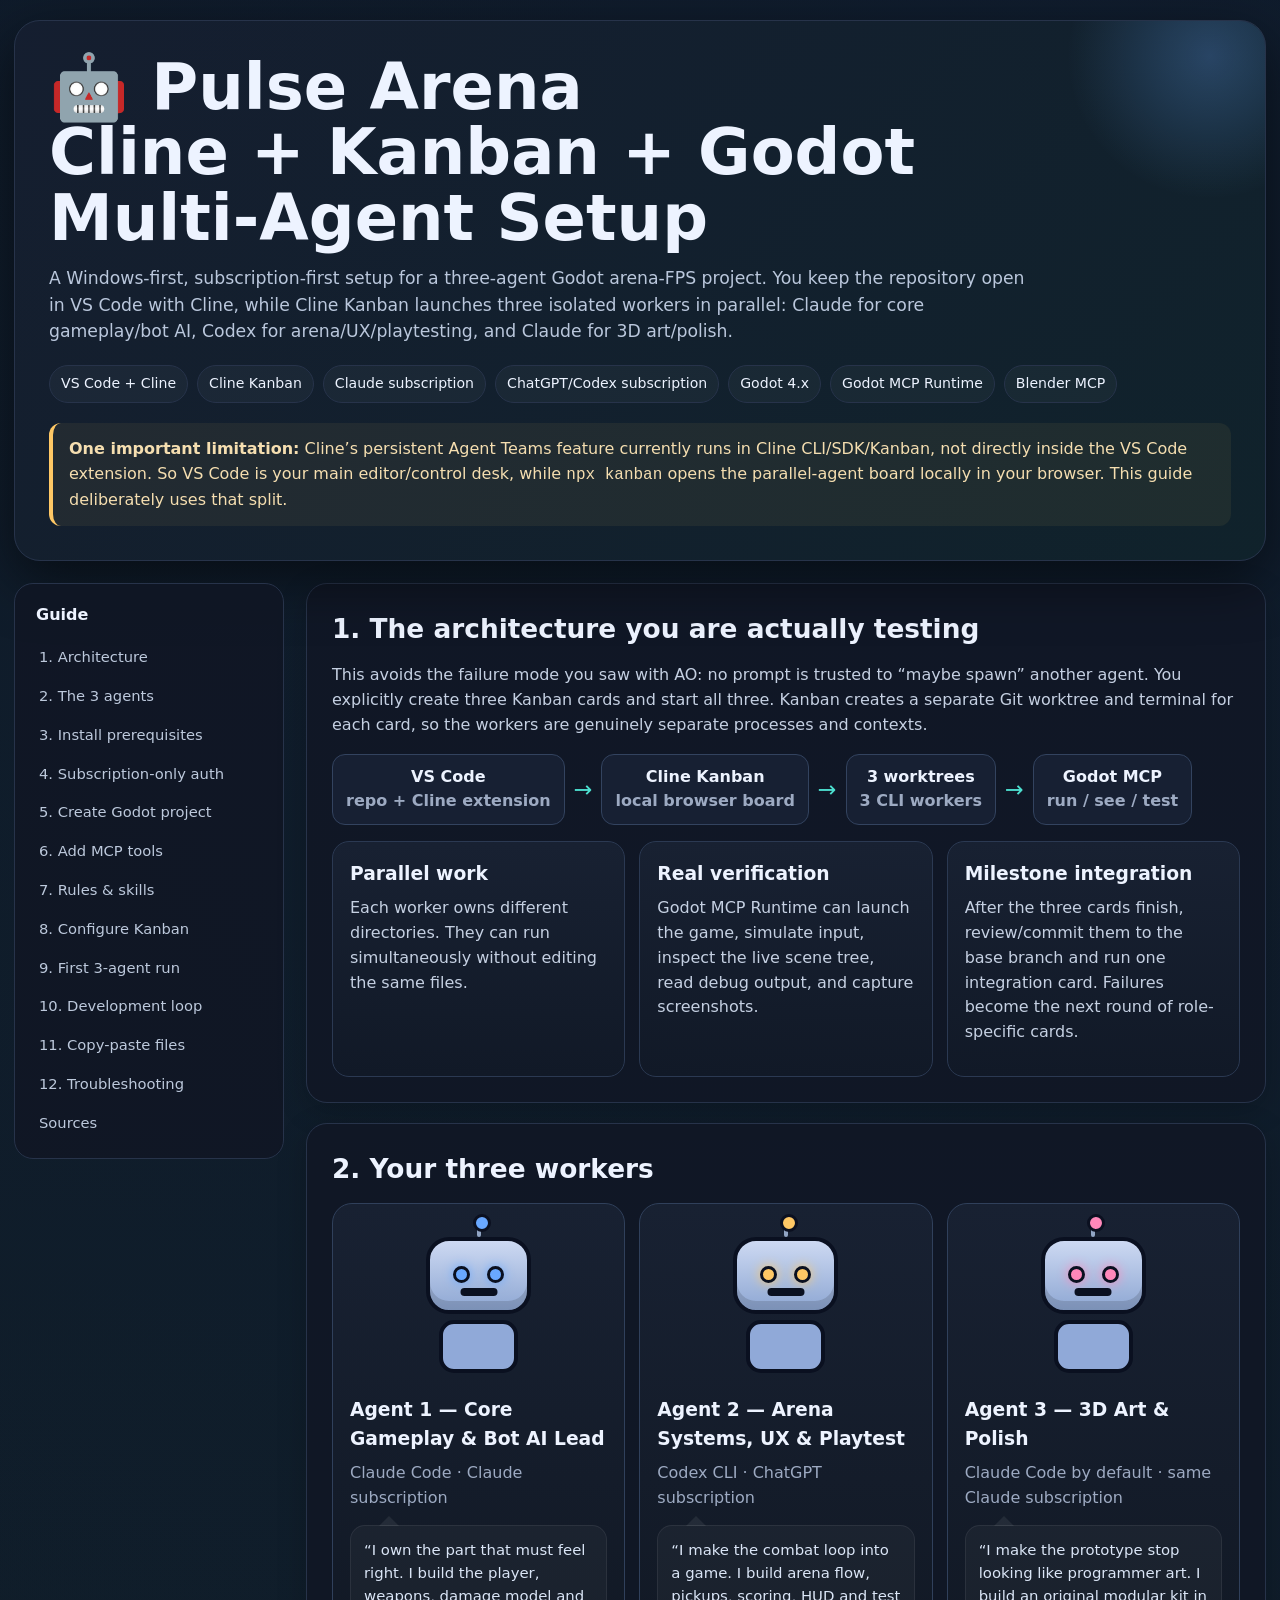
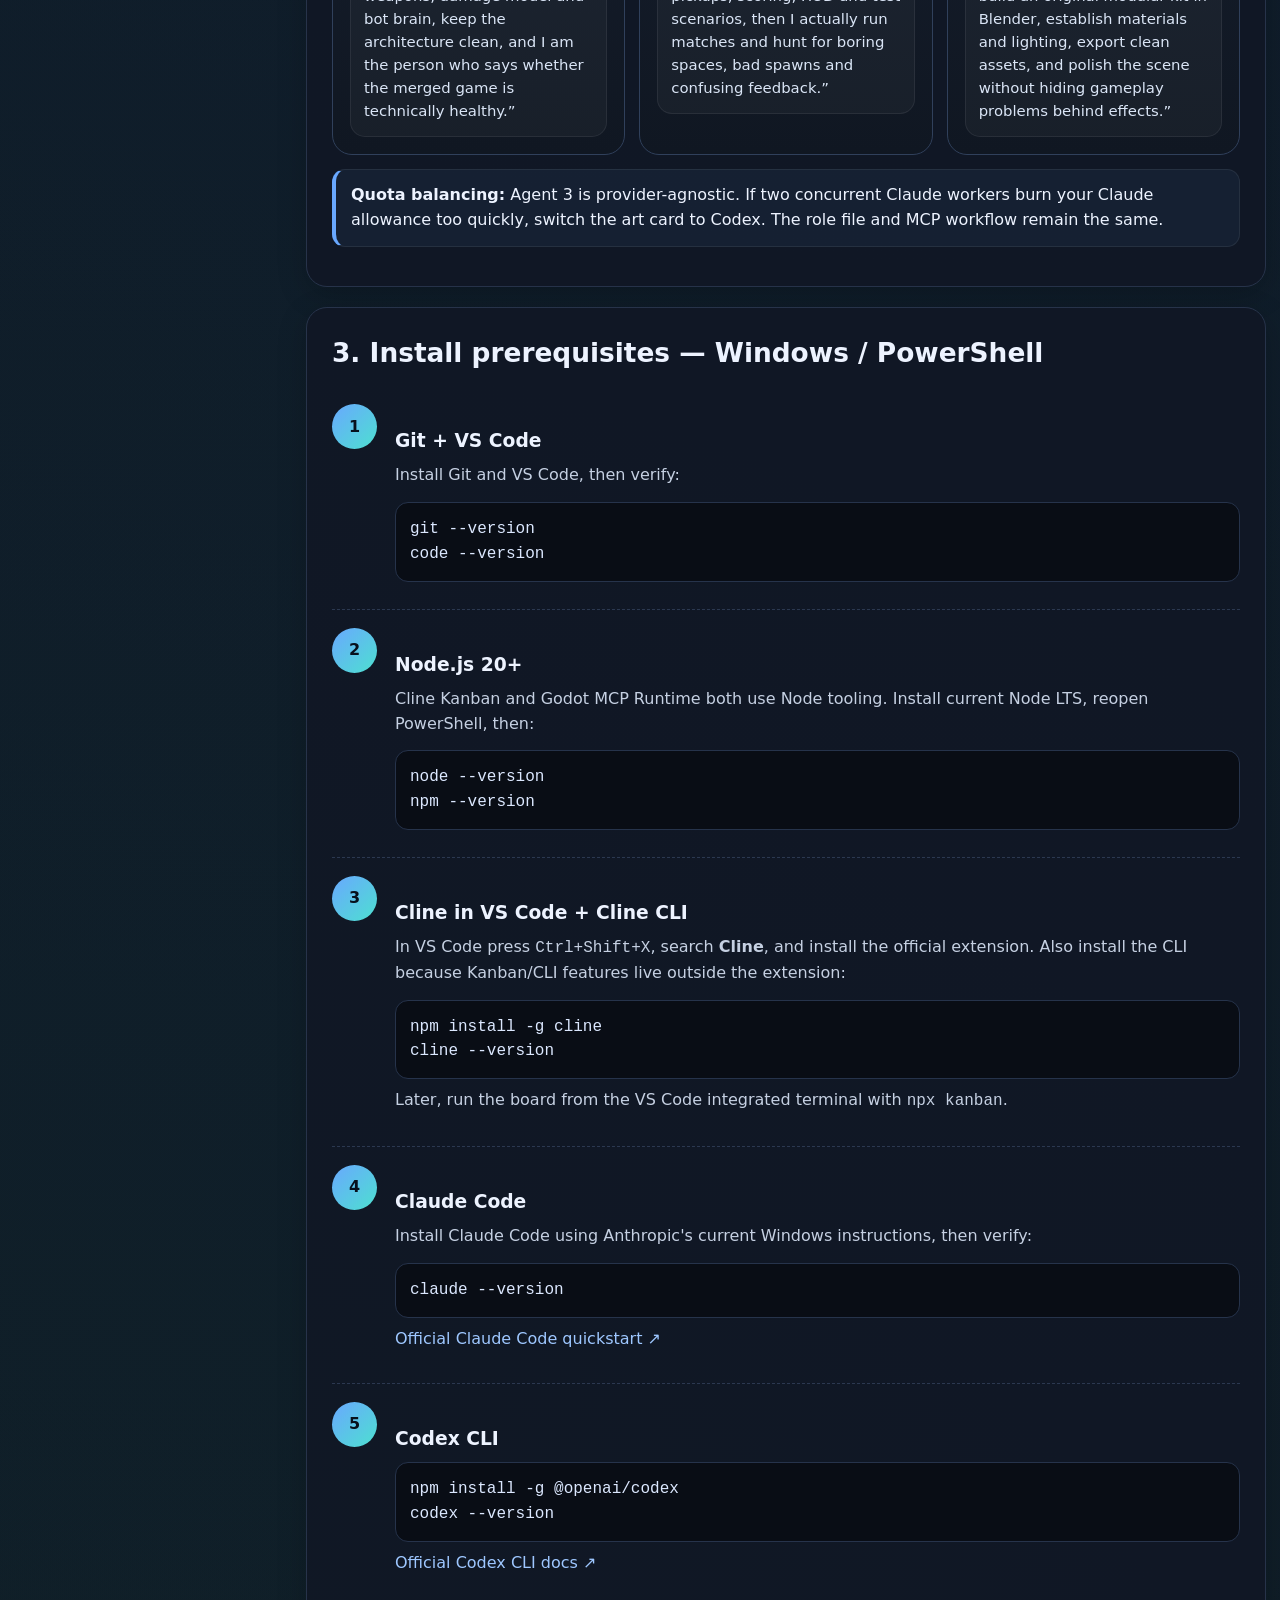
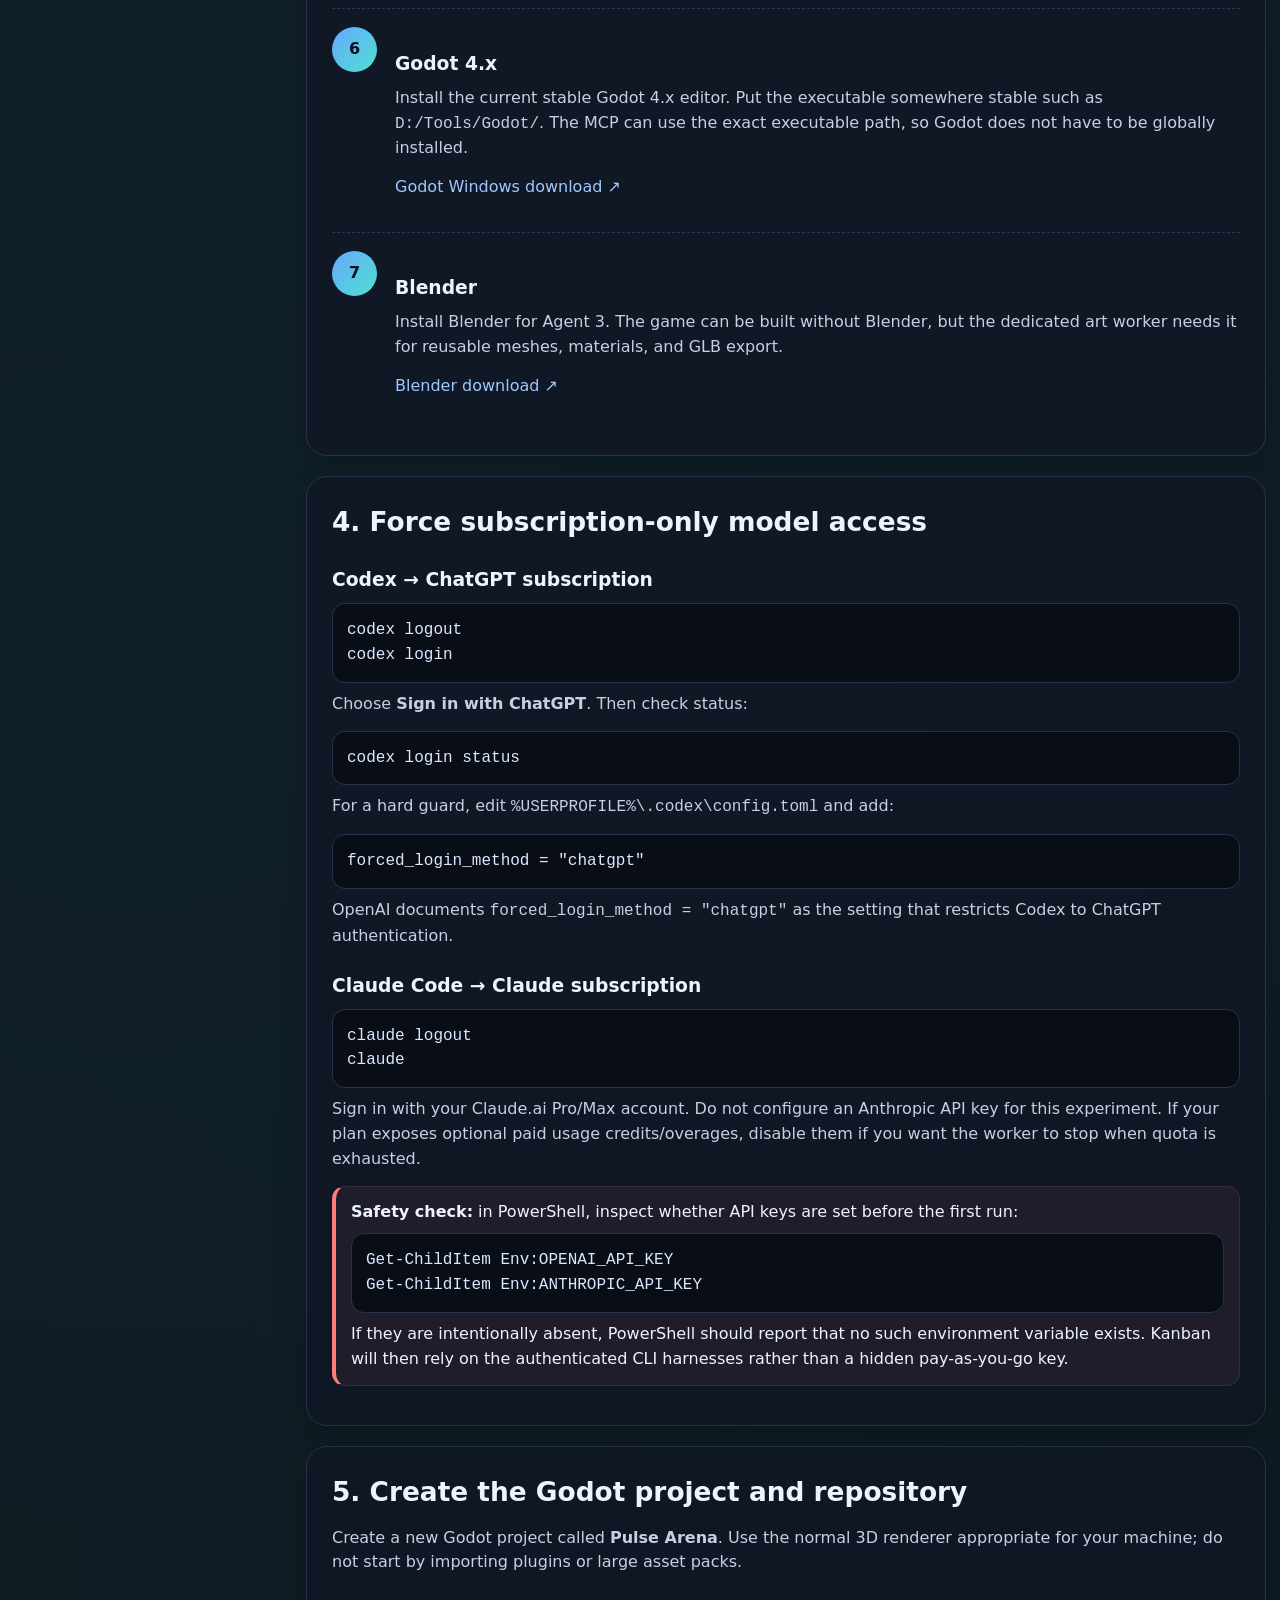
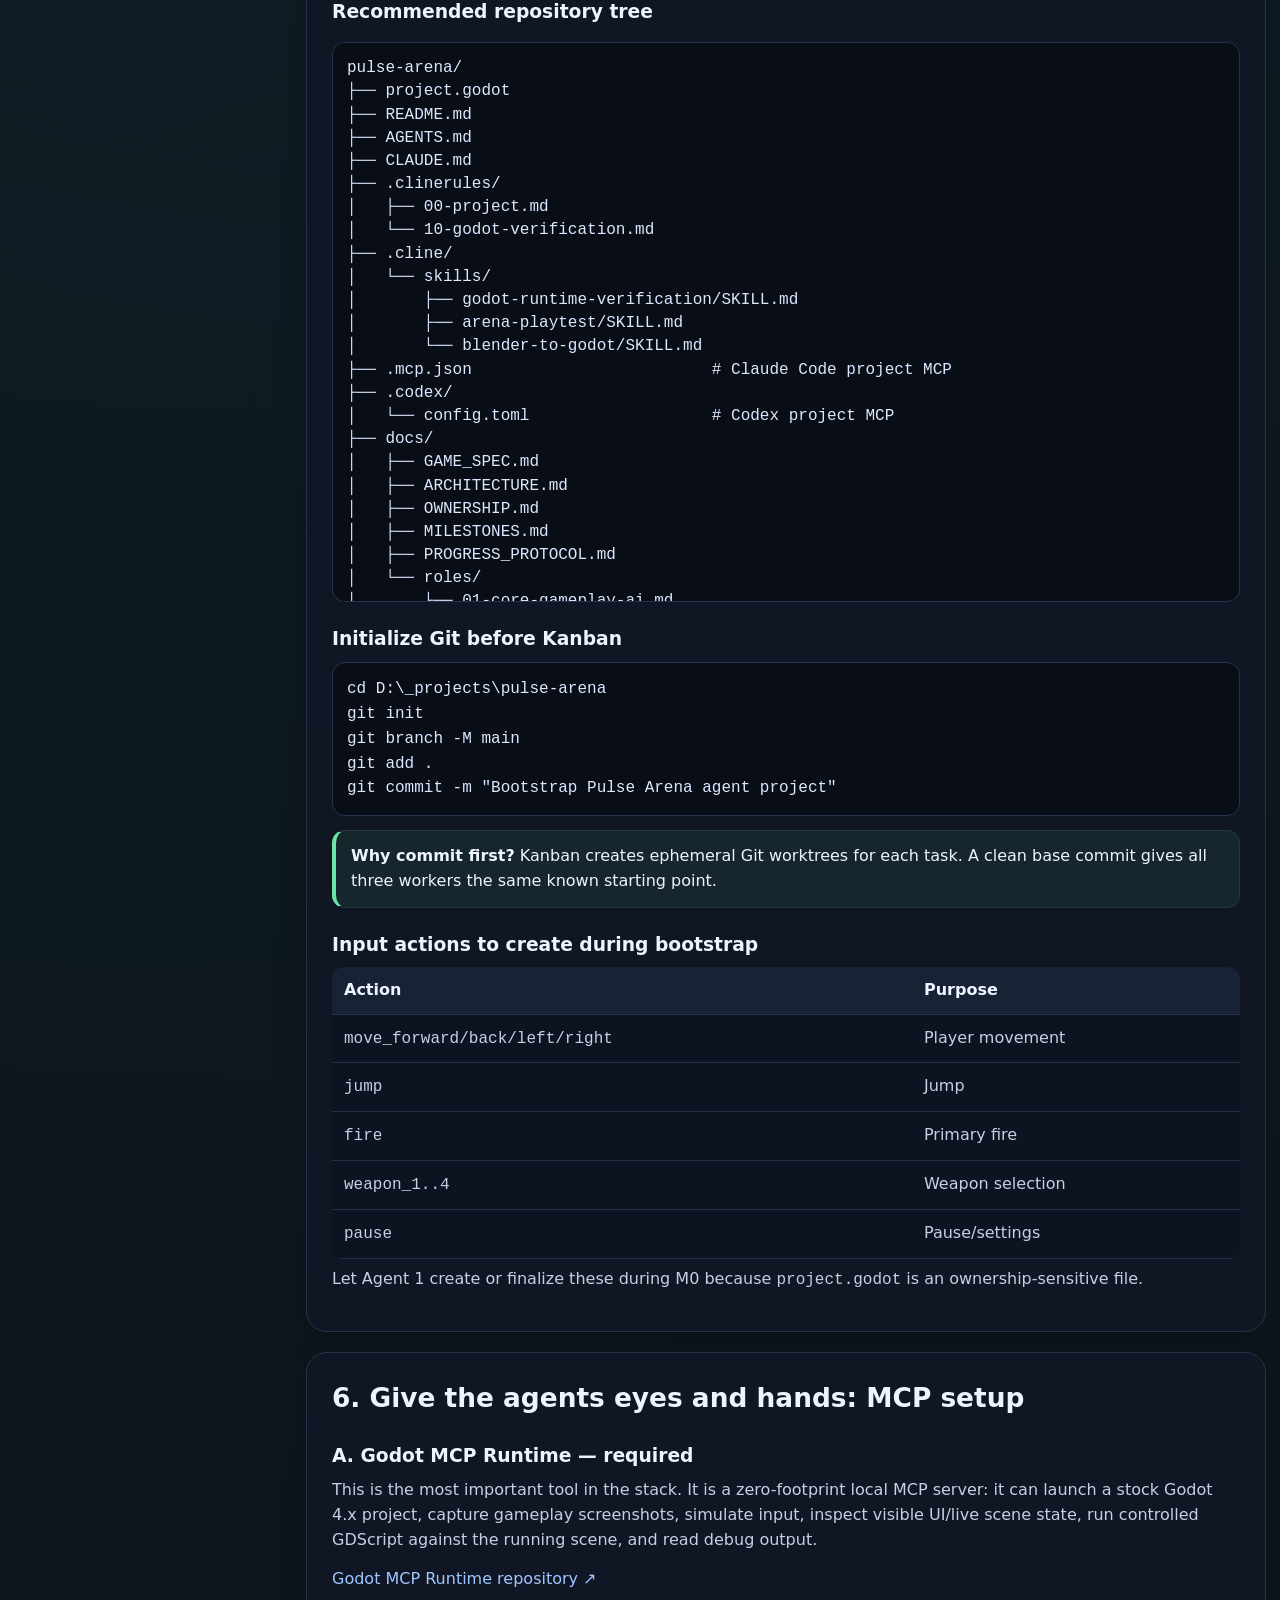
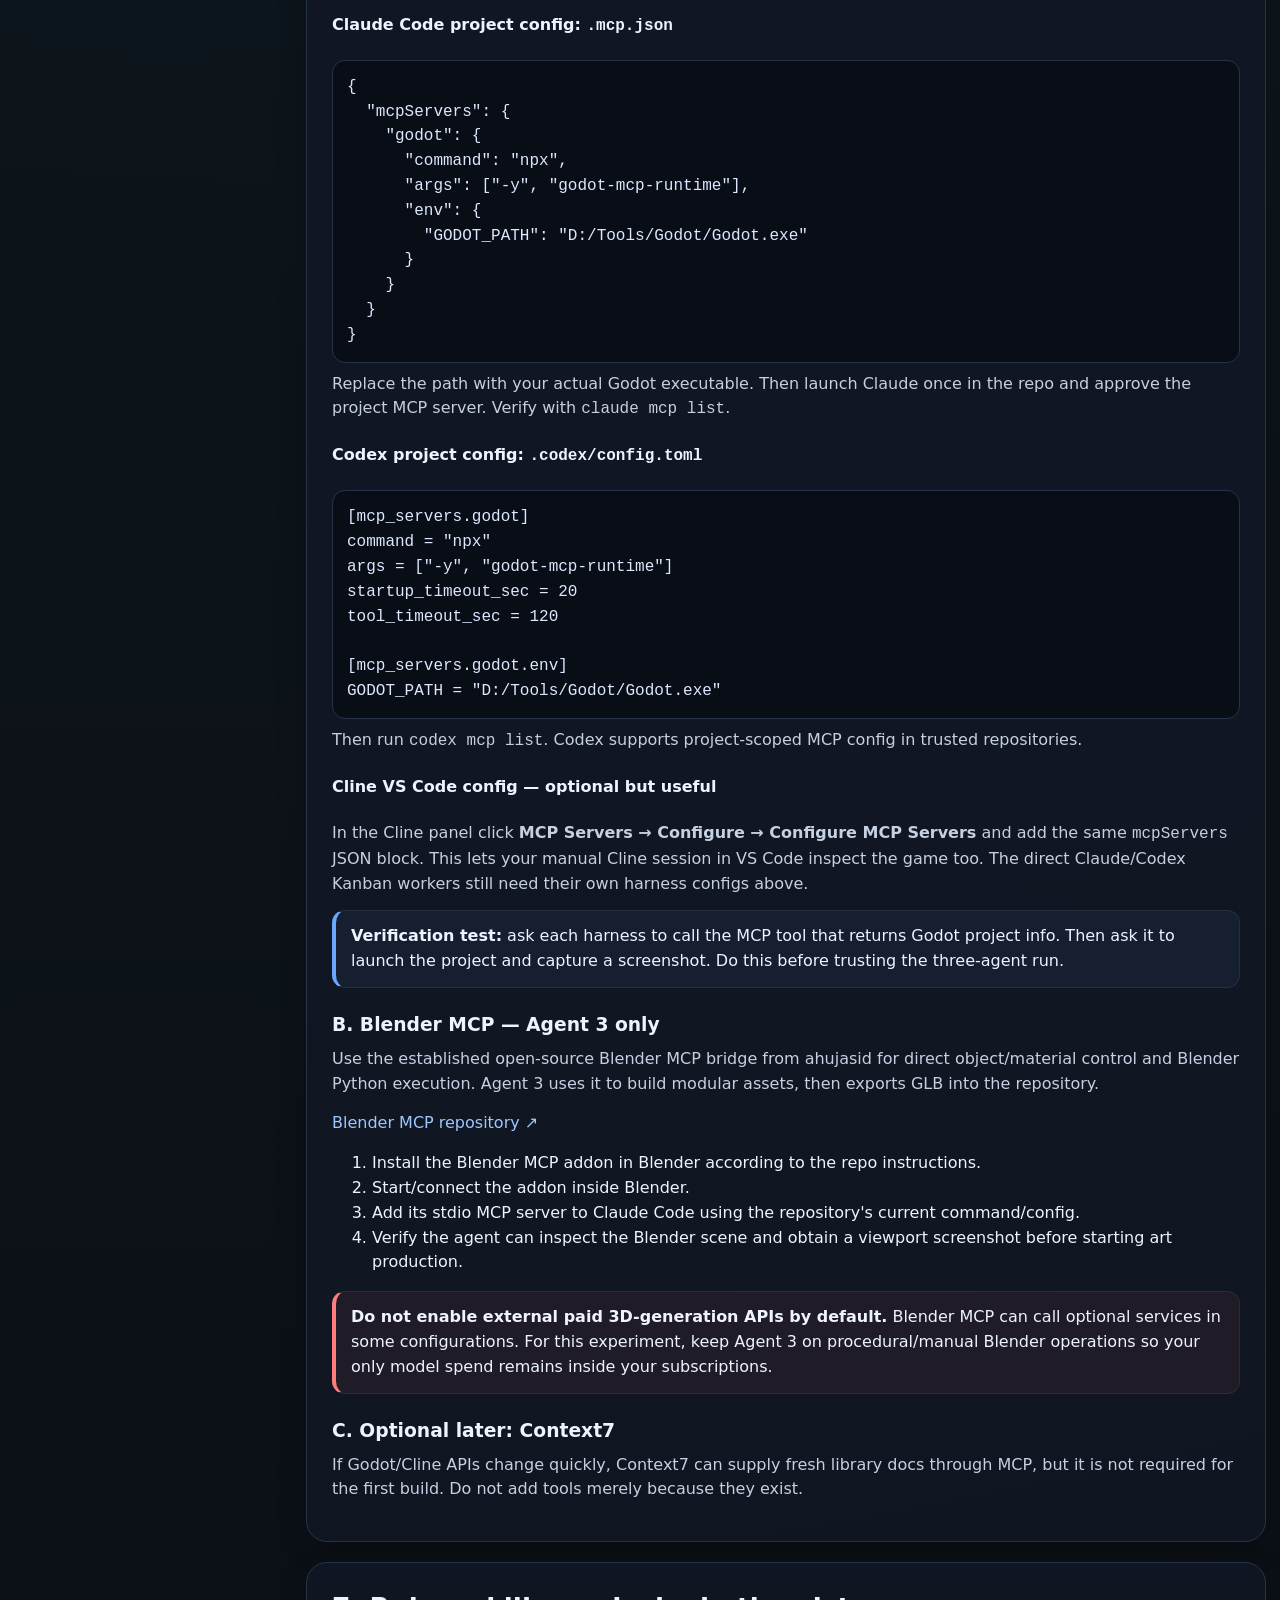
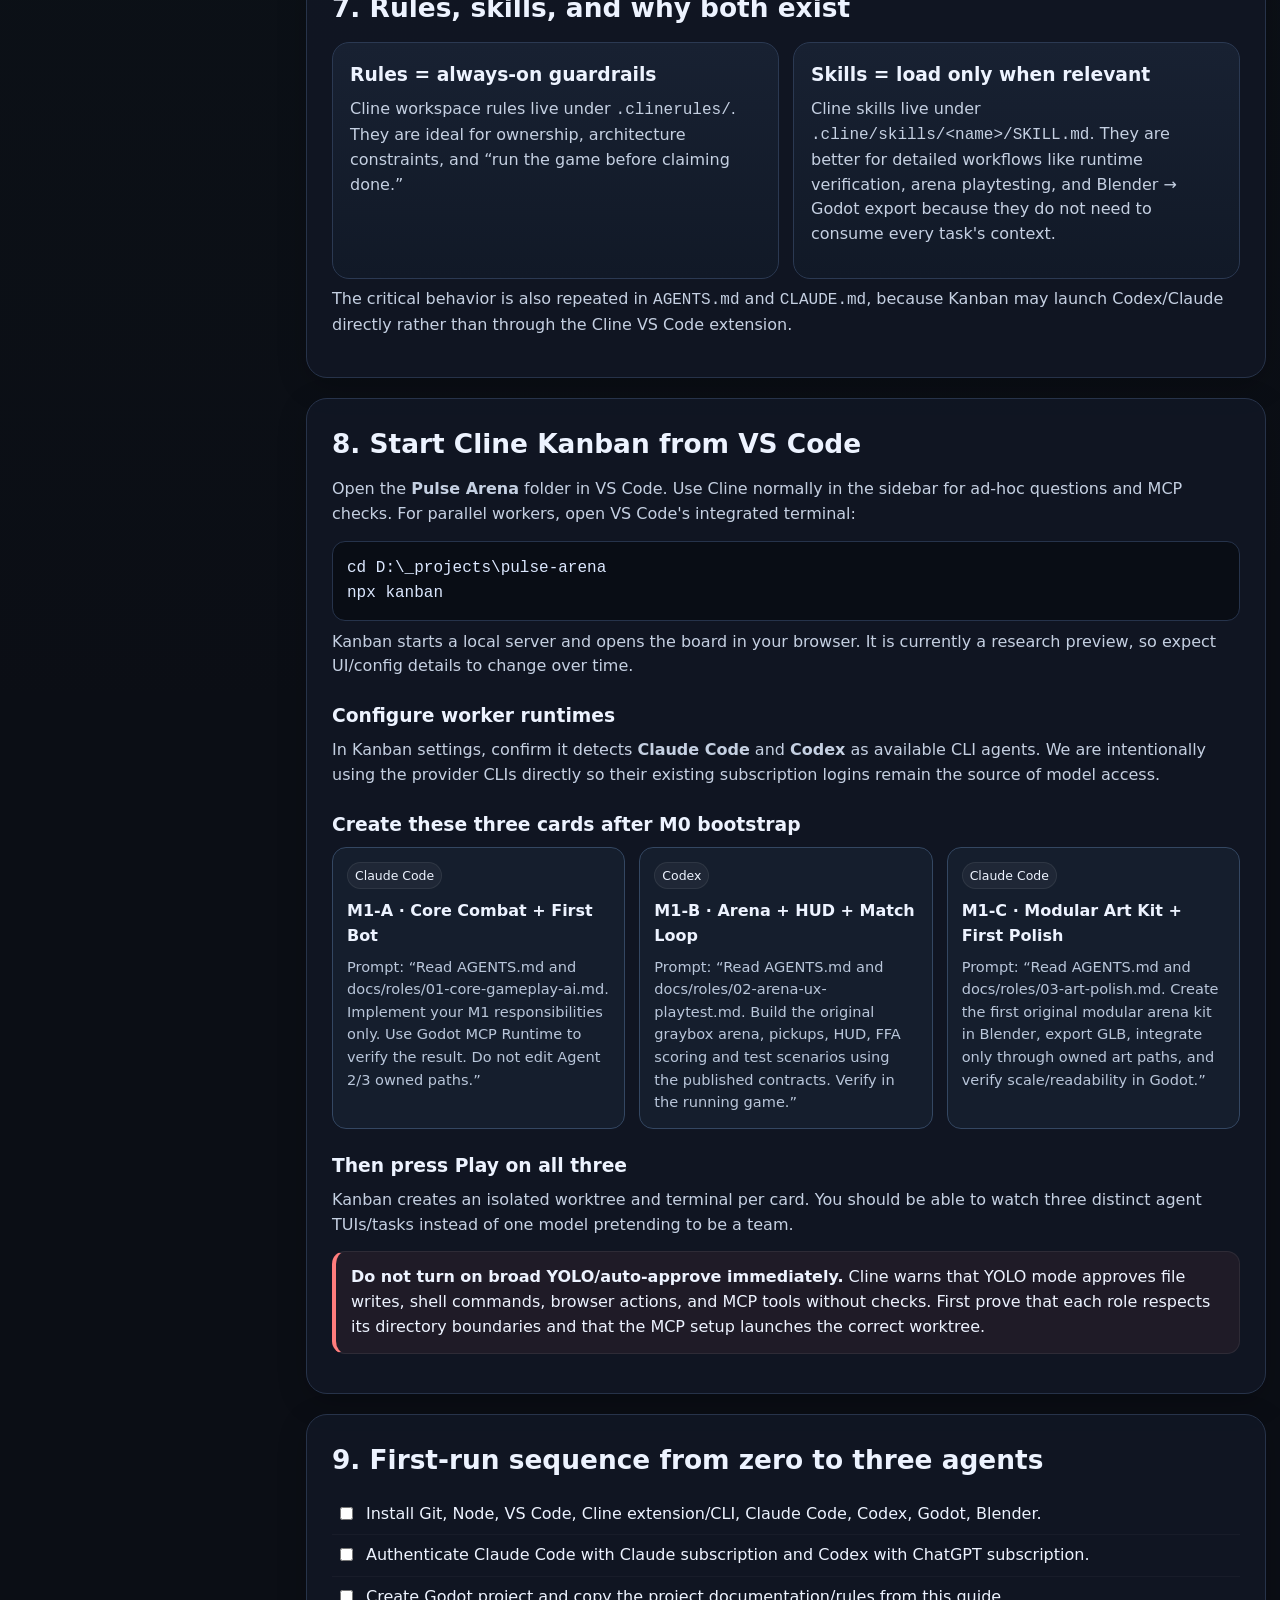
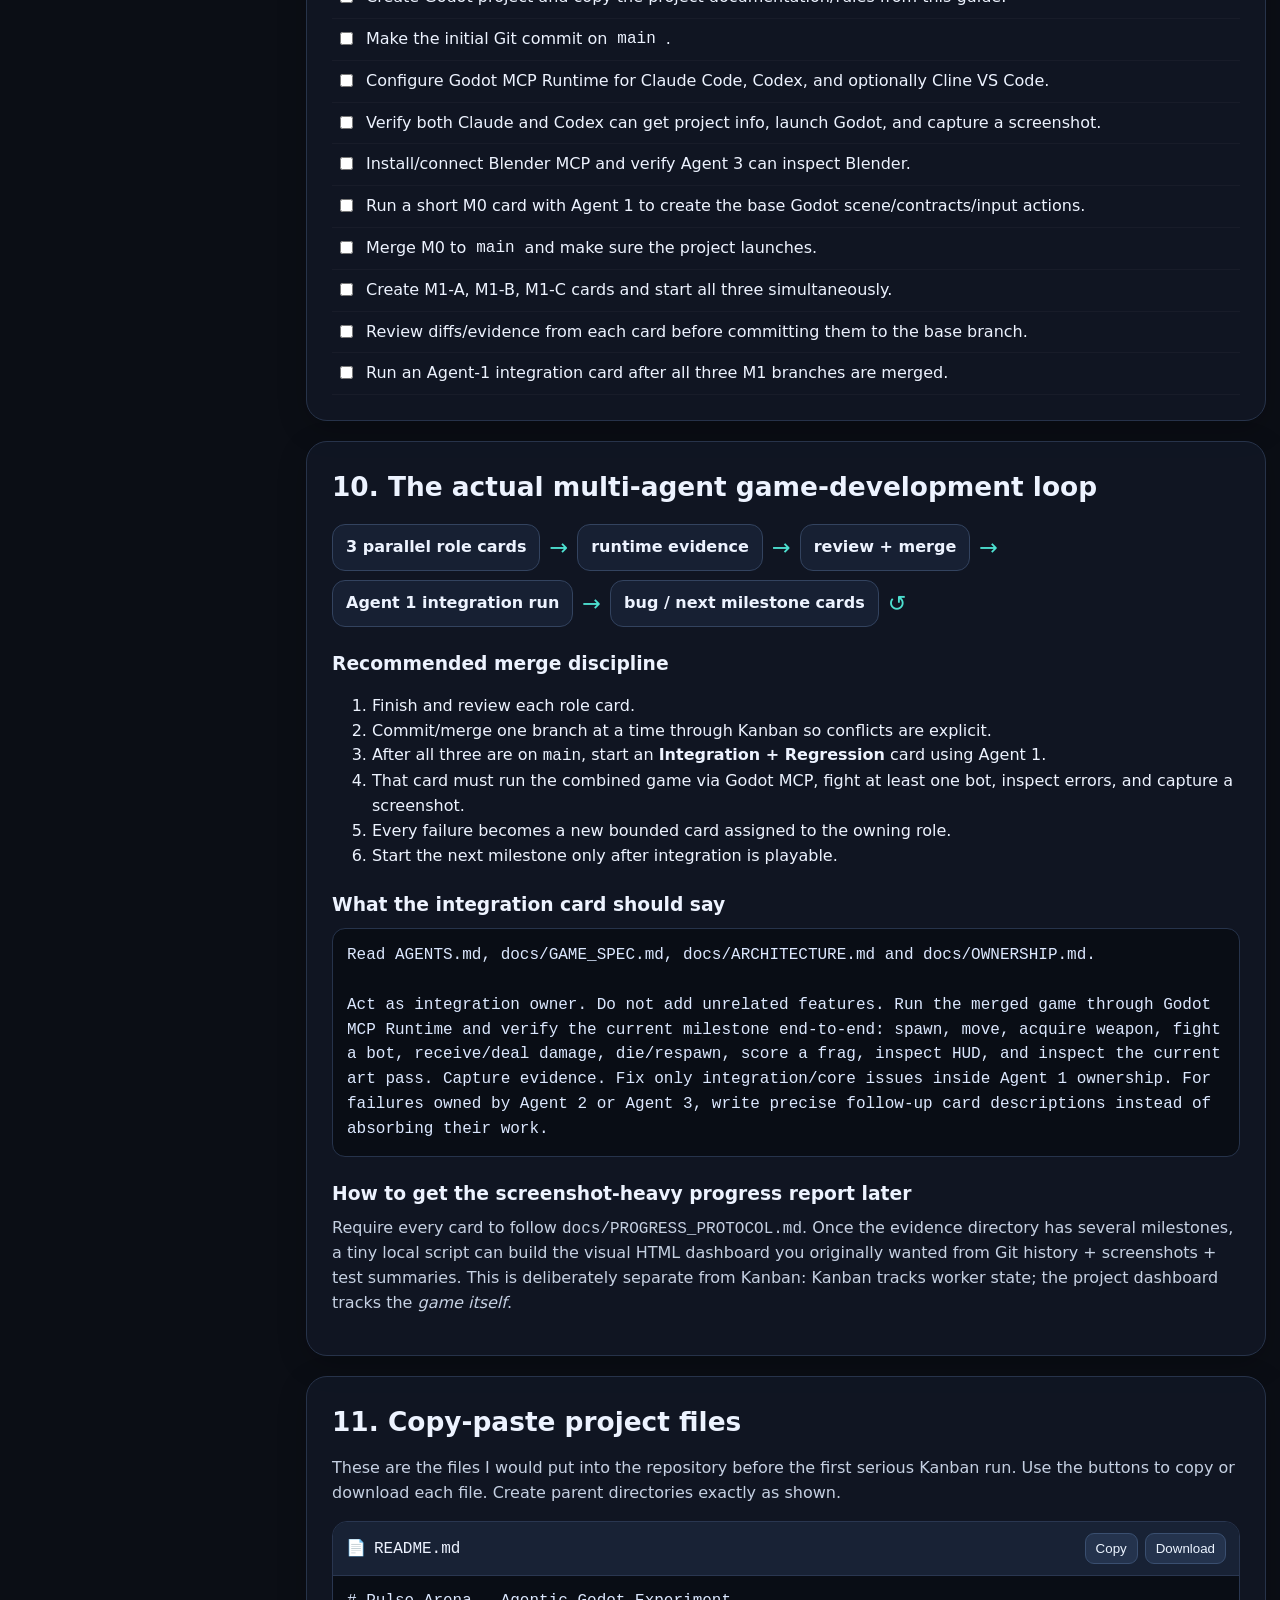
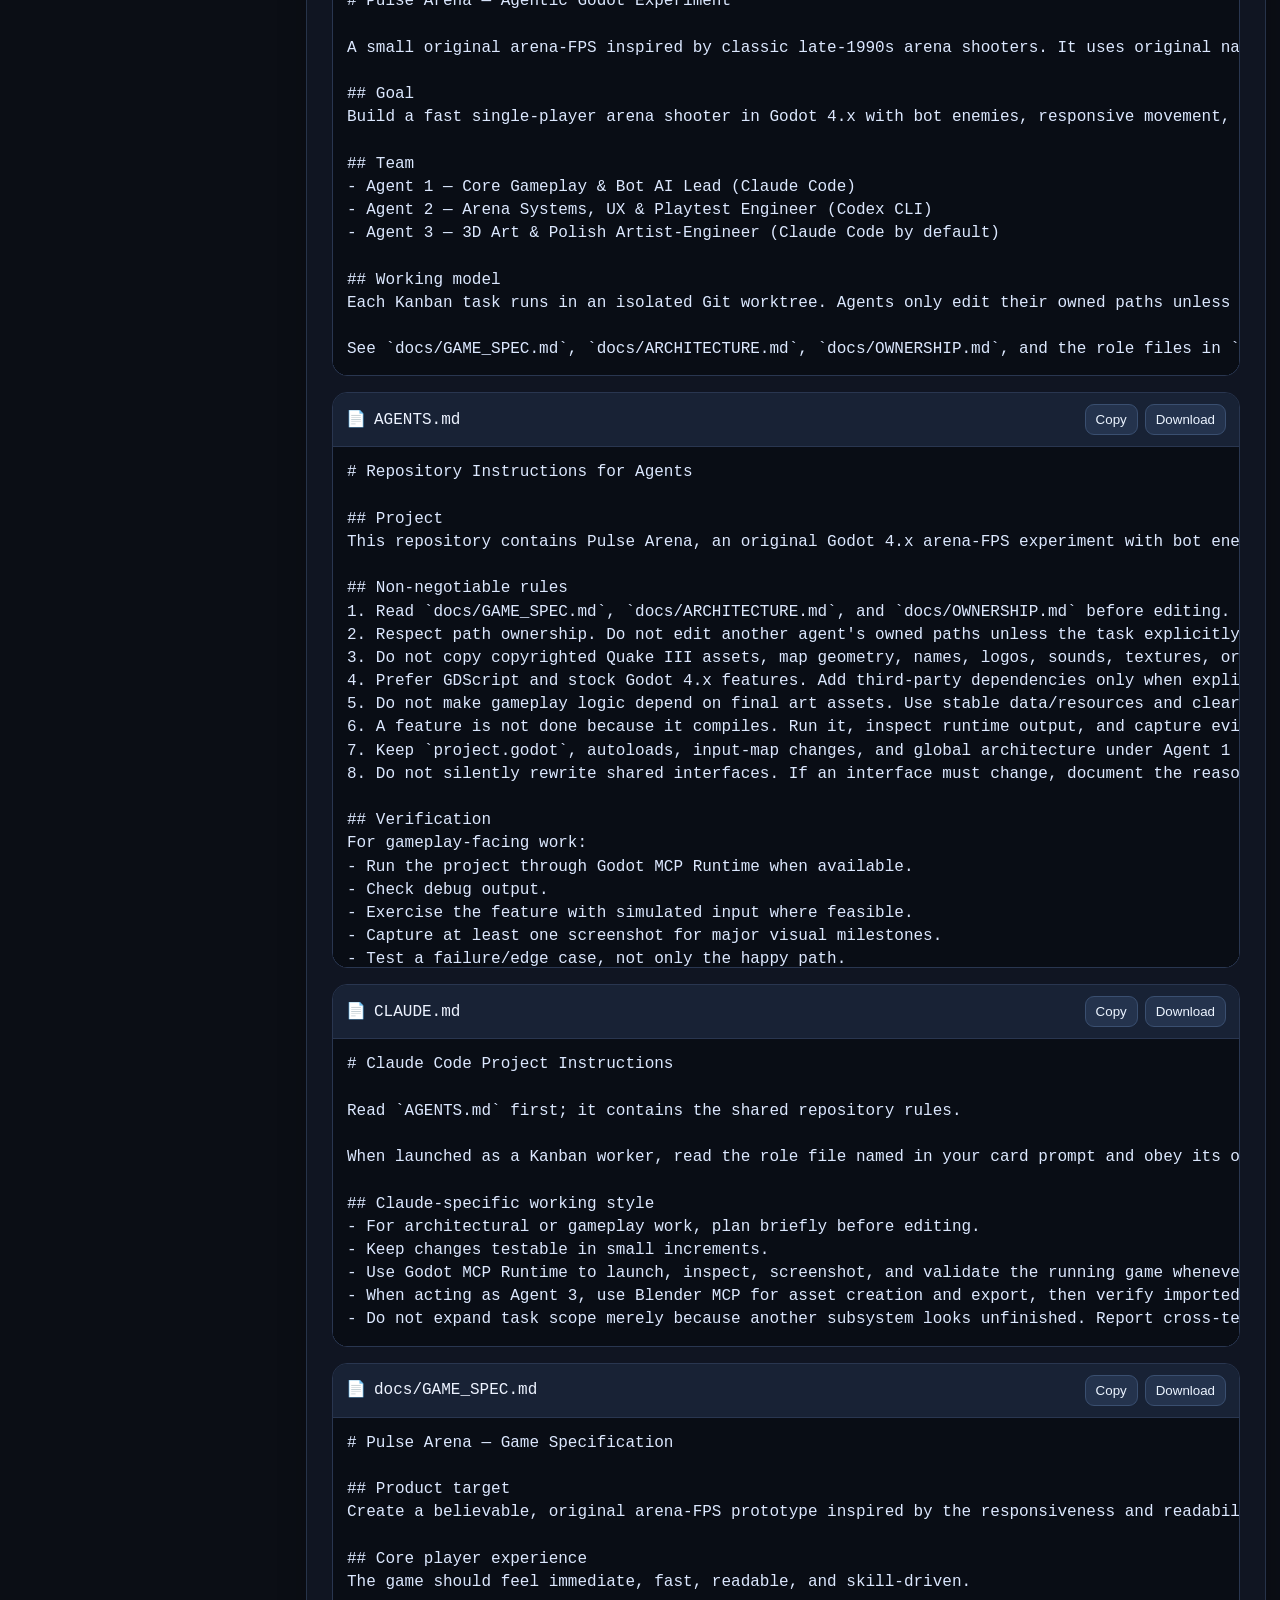
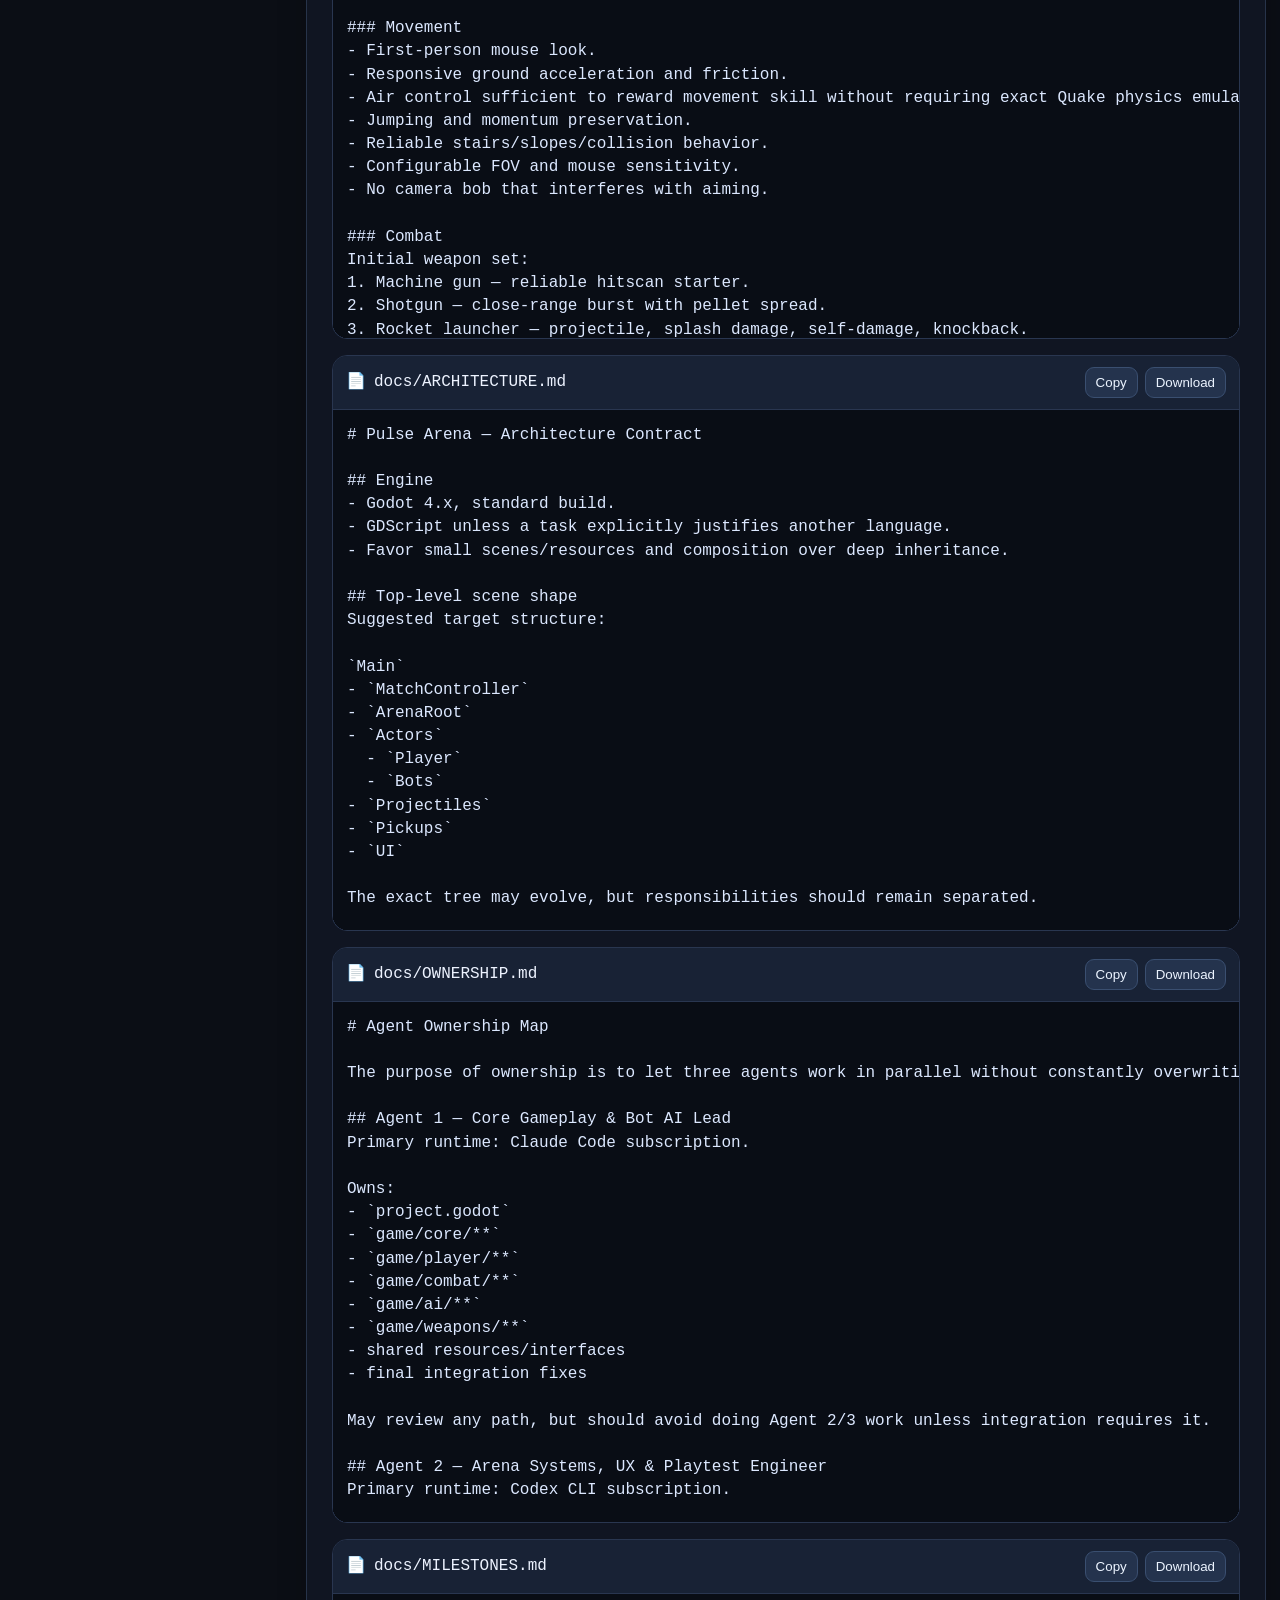
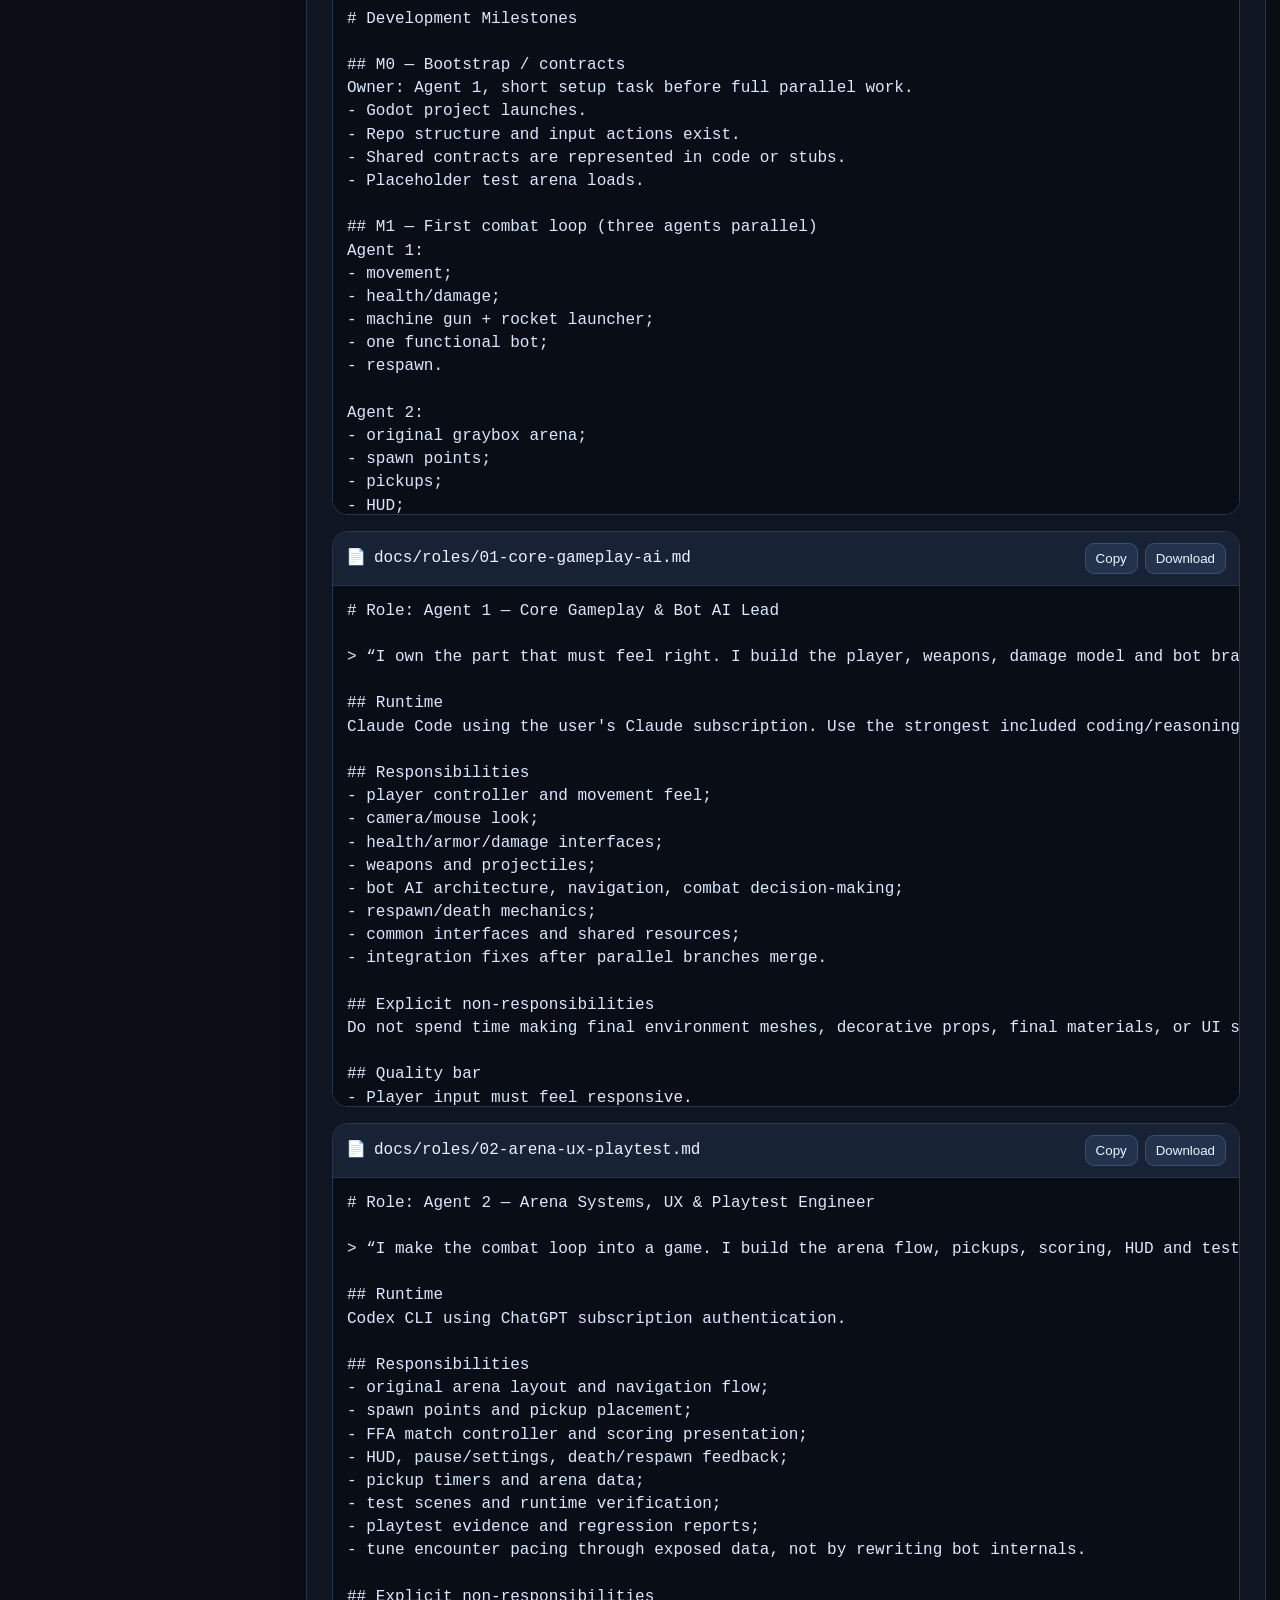
<file: misc_files/cline_kanban_godot_arena_setup.html>
<!doctype html>
<html lang="en">
<head>
<meta charset="utf-8" />
<meta name="viewport" content="width=device-width,initial-scale=1" />
<title>Pulse Arena — Cline + Kanban + Godot Multi-Agent Setup</title>
<style>
:root{--bg:#0b0e15;--panel:#121824;--panel2:#182132;--ink:#edf3ff;--muted:#9daac2;--line:#27334a;--blue:#69a8ff;--cyan:#4de0d0;--amber:#ffc865;--pink:#ff88ba;--green:#6ce6a6;--red:#ff7d7d;--shadow:0 18px 55px #0008;--mono:ui-monospace,SFMono-Regular,Consolas,monospace;--sans:Inter,ui-sans-serif,system-ui,-apple-system,"Segoe UI",sans-serif}
*{box-sizing:border-box}html{scroll-behavior:smooth}body{margin:0;background:radial-gradient(circle at 80% 0,#18345a55,transparent 32%),radial-gradient(circle at 10% 18%,#17453d44,transparent 28%),var(--bg);color:var(--ink);font:16px/1.55 var(--sans)}
a{color:#9ec7ff;text-decoration:none}a:hover{text-decoration:underline}code,pre{font-family:var(--mono)}
.shell{width:min(1380px,calc(100% - 28px));margin:auto;padding:20px 0 70px}
.hero{position:relative;overflow:hidden;padding:34px;border:1px solid var(--line);border-radius:26px;background:linear-gradient(135deg,#161f31dd,#10242bdd);box-shadow:var(--shadow)}
.hero:after{content:"";position:absolute;width:310px;height:310px;border-radius:50%;right:-100px;top:-120px;background:radial-gradient(circle,#69a8ff44,transparent 65%)}
h1{font-size:clamp(2rem,5vw,4rem);line-height:1.02;margin:0 0 14px;max-width:950px}.lead{color:#bac7dc;font-size:1.08rem;max-width:980px;margin:0}
.badges{display:flex;gap:9px;flex-wrap:wrap;margin-top:20px}.badge{border:1px solid var(--line);background:#ffffff09;border-radius:999px;padding:7px 11px;font-size:.88rem}
.notice{margin-top:20px;border-left:4px solid var(--amber);padding:14px 16px;background:#ffc86510;border-radius:12px;color:#f5deb0}
.layout{display:grid;grid-template-columns:270px minmax(0,1fr);gap:22px;margin-top:22px}@media(max-width:980px){.layout{grid-template-columns:1fr}.side{position:static!important}}
.side{position:sticky;top:16px;align-self:start;background:#111725ee;border:1px solid var(--line);border-radius:19px;padding:15px;max-height:calc(100vh - 32px);overflow:auto}
.side strong{display:block;margin:4px 6px 10px}.side a{display:block;padding:8px 9px;border-radius:9px;color:#bdc9dc;font-size:.92rem}.side a:hover{background:#ffffff09;text-decoration:none;color:white}
main{min-width:0}section{background:#111725d9;border:1px solid var(--line);border-radius:21px;padding:25px;margin-bottom:20px;box-shadow:0 8px 30px #0003}h2{font-size:1.65rem;margin:0 0 13px}h3{margin:22px 0 8px}p{margin:8px 0 14px;color:#c5d0e2}.muted{color:var(--muted)}
.grid2{display:grid;grid-template-columns:repeat(2,minmax(0,1fr));gap:14px}.grid3{display:grid;grid-template-columns:repeat(3,minmax(0,1fr));gap:14px}@media(max-width:840px){.grid2,.grid3{grid-template-columns:1fr}}
.card{background:linear-gradient(180deg,#182132,#111927);border:1px solid #2b3952;border-radius:17px;padding:17px}.card h3{margin-top:0}
.robot-card{background:linear-gradient(180deg,#182132,#101722);border:1px solid #30405b;border-radius:20px;padding:17px;position:relative}.robot{width:105px;margin:0 auto 12px;position:relative}.antenna{width:4px;height:16px;background:#91a5c4;margin:auto;border-radius:4px;position:relative}.antenna:before{content:"";position:absolute;width:12px;height:12px;background:var(--robot);border:3px solid #0b1020;border-radius:50%;left:-4px;top:-7px}.head{height:77px;border:4px solid #0a1020;background:linear-gradient(#cdd9f2,#8ea7d3);border-radius:23px;position:relative;box-shadow:inset 0 -9px #0002}.eye{position:absolute;top:25px;width:17px;height:17px;border:3px solid #0a1020;background:var(--robot);border-radius:50%;box-shadow:0 0 12px var(--robot)}.eye.a{left:23px}.eye.b{right:23px}.mouth{position:absolute;width:37px;height:8px;background:#0a1020;border-radius:10px;left:50%;bottom:14px;transform:translateX(-50%)}.body{height:53px;width:79px;margin:6px auto 0;border:4px solid #0a1020;background:#90a9d8;border-radius:15px}.bubble{position:relative;background:#ffffff09;border:1px solid #ffffff12;border-radius:15px;padding:13px;margin-top:14px;color:#dae5f6;font-size:.93rem}.bubble:before{content:"";position:absolute;top:-10px;left:28px;border:10px solid transparent;border-bottom-color:#ffffff12;border-top:0}
.flow{display:flex;align-items:center;gap:9px;flex-wrap:wrap;margin:16px 0}.node{background:#172033;border:1px solid #33435f;border-radius:13px;padding:10px 13px;font-weight:700;text-align:center}.arrow{font-size:1.4rem;color:var(--cyan)}
.step{display:grid;grid-template-columns:48px minmax(0,1fr);gap:15px;border-top:1px dashed #2b3850;padding:18px 0}.step:first-of-type{border-top:0}.n{width:45px;height:45px;border-radius:50%;display:grid;place-items:center;background:linear-gradient(135deg,var(--blue),var(--cyan));color:#07101c;font-weight:900}
.cmd,pre{background:#090d15;border:1px solid #26334b;border-radius:13px;padding:14px;color:#dce8ff;overflow:auto}.cmd{font-family:var(--mono);white-space:pre-wrap;margin:9px 0}pre{max-height:560px;white-space:pre;line-height:1.45}
.good,.warn,.info{border-radius:13px;padding:13px 15px;margin:14px 0;border:1px solid #ffffff12}.good{background:#6ce6a612;border-left:4px solid var(--green)}.warn{background:#ff7d7d10;border-left:4px solid var(--red)}.info{background:#69a8ff10;border-left:4px solid var(--blue)}
table{width:100%;border-collapse:collapse;background:#0d1320;border-radius:12px;overflow:hidden}th,td{padding:11px 12px;border-bottom:1px solid #253149;text-align:left;vertical-align:top}th{background:#182235;color:#eef5ff}td{color:#c5d1e3}
.checklist label{display:flex;gap:10px;align-items:flex-start;padding:8px 4px;border-bottom:1px solid #ffffff08}.checklist input{margin-top:5px;accent-color:#69a8ff}
.file-card{margin:16px 0;background:#0d1320;border:1px solid #293650;border-radius:15px;overflow:hidden}.file-head{display:flex;justify-content:space-between;gap:12px;align-items:center;padding:11px 13px;background:#182235;border-bottom:1px solid #293650}.file-head pre{margin:0}.file-card pre{border:0;border-radius:0;margin:0;max-height:520px}.file-actions{display:flex;gap:7px}button{cursor:pointer;background:#24334d;color:#ecf4ff;border:1px solid #3a4f70;border-radius:9px;padding:7px 10px}button:hover{background:#304465}.file-icon{margin-right:8px}
.kcard{border:1px solid #344762;background:#151e2d;border-radius:14px;padding:14px}.kcard .tag{display:inline-block;font-size:.78rem;padding:3px 7px;border-radius:999px;background:#ffffff0b;border:1px solid #ffffff12;margin-bottom:8px}.kcard h4{margin:2px 0 7px;font-size:1rem}.kcard p{font-size:.91rem;margin:0;color:#b9c6da}
.small{font-size:.9rem}.sources li{margin:7px 0;color:#b9c6da}
footer{text-align:center;color:#8492aa;padding:25px 0}
</style>
</head>
<body><div class="shell">
<header class="hero">
  <h1>🤖 Pulse Arena<br>Cline + Kanban + Godot Multi-Agent Setup</h1>
  <p class="lead">A Windows-first, subscription-first setup for a three-agent Godot arena-FPS project. You keep the repository open in VS Code with Cline, while Cline Kanban launches three isolated workers in parallel: Claude for core gameplay/bot AI, Codex for arena/UX/playtesting, and Claude for 3D art/polish.</p>
  <div class="badges"><span class="badge">VS Code + Cline</span><span class="badge">Cline Kanban</span><span class="badge">Claude subscription</span><span class="badge">ChatGPT/Codex subscription</span><span class="badge">Godot 4.x</span><span class="badge">Godot MCP Runtime</span><span class="badge">Blender MCP</span></div>
  <div class="notice"><b>One important limitation:</b> Cline’s persistent Agent Teams feature currently runs in Cline CLI/SDK/Kanban, not directly inside the VS Code extension. So VS Code is your main editor/control desk, while <code>npx kanban</code> opens the parallel-agent board locally in your browser. This guide deliberately uses that split.</div>
</header>
<div class="layout">
<nav class="side"><strong>Guide</strong>
<a href="#architecture">1. Architecture</a><a href="#agents">2. The 3 agents</a><a href="#prereqs">3. Install prerequisites</a><a href="#subscriptions">4. Subscription-only auth</a><a href="#project">5. Create Godot project</a><a href="#mcp">6. Add MCP tools</a><a href="#skills">7. Rules & skills</a><a href="#kanban">8. Configure Kanban</a><a href="#first-run">9. First 3-agent run</a><a href="#loop">10. Development loop</a><a href="#files">11. Copy-paste files</a><a href="#troubleshoot">12. Troubleshooting</a><a href="#sources">Sources</a></nav>
<main>
<section id="architecture"><h2>1. The architecture you are actually testing</h2>
<p>This avoids the failure mode you saw with AO: no prompt is trusted to “maybe spawn” another agent. You explicitly create three Kanban cards and start all three. Kanban creates a separate Git worktree and terminal for each card, so the workers are genuinely separate processes and contexts.</p>
<div class="flow"><div class="node">VS Code<br><span class="muted">repo + Cline extension</span></div><span class="arrow">→</span><div class="node">Cline Kanban<br><span class="muted">local browser board</span></div><span class="arrow">→</span><div class="node">3 worktrees<br><span class="muted">3 CLI workers</span></div><span class="arrow">→</span><div class="node">Godot MCP<br><span class="muted">run / see / test</span></div></div>
<div class="grid3"><div class="card"><h3>Parallel work</h3><p>Each worker owns different directories. They can run simultaneously without editing the same files.</p></div><div class="card"><h3>Real verification</h3><p>Godot MCP Runtime can launch the game, simulate input, inspect the live scene tree, read debug output, and capture screenshots.</p></div><div class="card"><h3>Milestone integration</h3><p>After the three cards finish, review/commit them to the base branch and run one integration card. Failures become the next round of role-specific cards.</p></div></div>
</section>

<section id="agents"><h2>2. Your three workers</h2>
<div class="grid3">
<div class="robot-card" style="--robot:#69a8ff"><div class="robot"><div class="antenna"></div><div class="head"><span class="eye a"></span><span class="eye b"></span><span class="mouth"></span></div><div class="body"></div></div><h3>Agent 1 — Core Gameplay & Bot AI Lead</h3><p class="muted">Claude Code · Claude subscription</p><div class="bubble">“I own the part that must feel right. I build the player, weapons, damage model and bot brain, keep the architecture clean, and I am the person who says whether the merged game is technically healthy.”</div></div>
<div class="robot-card" style="--robot:#ffc865"><div class="robot"><div class="antenna"></div><div class="head"><span class="eye a"></span><span class="eye b"></span><span class="mouth"></span></div><div class="body"></div></div><h3>Agent 2 — Arena Systems, UX & Playtest</h3><p class="muted">Codex CLI · ChatGPT subscription</p><div class="bubble">“I make the combat loop into a game. I build arena flow, pickups, scoring, HUD and test scenarios, then I actually run matches and hunt for boring spaces, bad spawns and confusing feedback.”</div></div>
<div class="robot-card" style="--robot:#ff88ba"><div class="robot"><div class="antenna"></div><div class="head"><span class="eye a"></span><span class="eye b"></span><span class="mouth"></span></div><div class="body"></div></div><h3>Agent 3 — 3D Art & Polish</h3><p class="muted">Claude Code by default · same Claude subscription</p><div class="bubble">“I make the prototype stop looking like programmer art. I build an original modular kit in Blender, establish materials and lighting, export clean assets, and polish the scene without hiding gameplay problems behind effects.”</div></div>
</div>
<div class="info"><b>Quota balancing:</b> Agent 3 is provider-agnostic. If two concurrent Claude workers burn your Claude allowance too quickly, switch the art card to Codex. The role file and MCP workflow remain the same.</div>
</section>

<section id="prereqs"><h2>3. Install prerequisites — Windows / PowerShell</h2>
<div class="step"><div class="n">1</div><div><h3>Git + VS Code</h3><p>Install Git and VS Code, then verify:</p><div class="cmd">git --version
code --version</div></div></div>
<div class="step"><div class="n">2</div><div><h3>Node.js 20+</h3><p>Cline Kanban and Godot MCP Runtime both use Node tooling. Install current Node LTS, reopen PowerShell, then:</p><div class="cmd">node --version
npm --version</div></div></div>
<div class="step"><div class="n">3</div><div><h3>Cline in VS Code + Cline CLI</h3><p>In VS Code press <code>Ctrl+Shift+X</code>, search <b>Cline</b>, and install the official extension. Also install the CLI because Kanban/CLI features live outside the extension:</p><div class="cmd">npm install -g cline
cline --version</div><p>Later, run the board from the VS Code integrated terminal with <code>npx kanban</code>.</p></div></div>
<div class="step"><div class="n">4</div><div><h3>Claude Code</h3><p>Install Claude Code using Anthropic's current Windows instructions, then verify:</p><div class="cmd">claude --version</div><p><a href="https://docs.anthropic.com/en/docs/claude-code/quickstart" target="_blank">Official Claude Code quickstart ↗</a></p></div></div>
<div class="step"><div class="n">5</div><div><h3>Codex CLI</h3><div class="cmd">npm install -g @openai/codex
codex --version</div><p><a href="https://developers.openai.com/codex/cli" target="_blank">Official Codex CLI docs ↗</a></p></div></div>
<div class="step"><div class="n">6</div><div><h3>Godot 4.x</h3><p>Install the current stable Godot 4.x editor. Put the executable somewhere stable such as <code>D:/Tools/Godot/</code>. The MCP can use the exact executable path, so Godot does not have to be globally installed.</p><p><a href="https://godotengine.org/download/windows/" target="_blank">Godot Windows download ↗</a></p></div></div>
<div class="step"><div class="n">7</div><div><h3>Blender</h3><p>Install Blender for Agent 3. The game can be built without Blender, but the dedicated art worker needs it for reusable meshes, materials, and GLB export.</p><p><a href="https://www.blender.org/download/" target="_blank">Blender download ↗</a></p></div></div>
</section>

<section id="subscriptions"><h2>4. Force subscription-only model access</h2>
<h3>Codex → ChatGPT subscription</h3><div class="cmd">codex logout
codex login</div><p>Choose <b>Sign in with ChatGPT</b>. Then check status:</p><div class="cmd">codex login status</div><p>For a hard guard, edit <code>%USERPROFILE%\.codex\config.toml</code> and add:</p><div class="cmd">forced_login_method = "chatgpt"</div><p>OpenAI documents <code>forced_login_method = "chatgpt"</code> as the setting that restricts Codex to ChatGPT authentication.</p>
<h3>Claude Code → Claude subscription</h3><div class="cmd">claude logout
claude</div><p>Sign in with your Claude.ai Pro/Max account. Do not configure an Anthropic API key for this experiment. If your plan exposes optional paid usage credits/overages, disable them if you want the worker to stop when quota is exhausted.</p>
<div class="warn"><b>Safety check:</b> in PowerShell, inspect whether API keys are set before the first run:<div class="cmd">Get-ChildItem Env:OPENAI_API_KEY
Get-ChildItem Env:ANTHROPIC_API_KEY</div>If they are intentionally absent, PowerShell should report that no such environment variable exists. Kanban will then rely on the authenticated CLI harnesses rather than a hidden pay-as-you-go key.</div>
</section>

<section id="project"><h2>5. Create the Godot project and repository</h2>
<p>Create a new Godot project called <b>Pulse Arena</b>. Use the normal 3D renderer appropriate for your machine; do not start by importing plugins or large asset packs.</p>
<h3>Recommended repository tree</h3><pre><code>pulse-arena/
├── project.godot
├── README.md
├── AGENTS.md
├── CLAUDE.md
├── .clinerules/
│   ├── 00-project.md
│   └── 10-godot-verification.md
├── .cline/
│   └── skills/
│       ├── godot-runtime-verification/SKILL.md
│       ├── arena-playtest/SKILL.md
│       └── blender-to-godot/SKILL.md
├── .mcp.json                         # Claude Code project MCP
├── .codex/
│   └── config.toml                   # Codex project MCP
├── docs/
│   ├── GAME_SPEC.md
│   ├── ARCHITECTURE.md
│   ├── OWNERSHIP.md
│   ├── MILESTONES.md
│   ├── PROGRESS_PROTOCOL.md
│   └── roles/
│       ├── 01-core-gameplay-ai.md
│       ├── 02-arena-ux-playtest.md
│       └── 03-art-polish.md
├── game/
│   ├── core/
│   ├── player/
│   ├── combat/
│   ├── weapons/
│   ├── ai/
│   ├── arena/
│   ├── match/
│   ├── pickups/
│   ├── ui/
│   ├── art/
│   ├── vfx/
│   └── testing/
├── assets/
│   ├── source/blender/
│   ├── exported/
│   ├── materials/
│   ├── textures/
│   └── audio/
├── data/
│   ├── arena/
│   ├── match/
│   └── bots/
├── evidence/
└── handoffs/</code></pre>
<h3>Initialize Git before Kanban</h3><div class="cmd">cd D:\_projects\pulse-arena
git init
git branch -M main
git add .
git commit -m "Bootstrap Pulse Arena agent project"</div>
<div class="good"><b>Why commit first?</b> Kanban creates ephemeral Git worktrees for each task. A clean base commit gives all three workers the same known starting point.</div>
<h3>Input actions to create during bootstrap</h3><table><tr><th>Action</th><th>Purpose</th></tr><tr><td><code>move_forward/back/left/right</code></td><td>Player movement</td></tr><tr><td><code>jump</code></td><td>Jump</td></tr><tr><td><code>fire</code></td><td>Primary fire</td></tr><tr><td><code>weapon_1..4</code></td><td>Weapon selection</td></tr><tr><td><code>pause</code></td><td>Pause/settings</td></tr></table>
<p>Let Agent 1 create or finalize these during M0 because <code>project.godot</code> is an ownership-sensitive file.</p>
</section>

<section id="mcp"><h2>6. Give the agents eyes and hands: MCP setup</h2>
<h3>A. Godot MCP Runtime — required</h3><p>This is the most important tool in the stack. It is a zero-footprint local MCP server: it can launch a stock Godot 4.x project, capture gameplay screenshots, simulate input, inspect visible UI/live scene state, run controlled GDScript against the running scene, and read debug output.</p>
<p><a href="https://github.com/Erodenn/godot-mcp-runtime" target="_blank">Godot MCP Runtime repository ↗</a></p>
<h4>Claude Code project config: <code>.mcp.json</code></h4><div class="cmd">{
  "mcpServers": {
    "godot": {
      "command": "npx",
      "args": ["-y", "godot-mcp-runtime"],
      "env": {
        "GODOT_PATH": "D:/Tools/Godot/Godot.exe"
      }
    }
  }
}</div><p>Replace the path with your actual Godot executable. Then launch Claude once in the repo and approve the project MCP server. Verify with <code>claude mcp list</code>.</p>
<h4>Codex project config: <code>.codex/config.toml</code></h4><div class="cmd">[mcp_servers.godot]
command = "npx"
args = ["-y", "godot-mcp-runtime"]
startup_timeout_sec = 20
tool_timeout_sec = 120

[mcp_servers.godot.env]
GODOT_PATH = "D:/Tools/Godot/Godot.exe"</div><p>Then run <code>codex mcp list</code>. Codex supports project-scoped MCP config in trusted repositories.</p>
<h4>Cline VS Code config — optional but useful</h4><p>In the Cline panel click <b>MCP Servers → Configure → Configure MCP Servers</b> and add the same <code>mcpServers</code> JSON block. This lets your manual Cline session in VS Code inspect the game too. The direct Claude/Codex Kanban workers still need their own harness configs above.</p>
<div class="info"><b>Verification test:</b> ask each harness to call the MCP tool that returns Godot project info. Then ask it to launch the project and capture a screenshot. Do this before trusting the three-agent run.</div>
<h3>B. Blender MCP — Agent 3 only</h3><p>Use the established open-source Blender MCP bridge from ahujasid for direct object/material control and Blender Python execution. Agent 3 uses it to build modular assets, then exports GLB into the repository.</p><p><a href="https://github.com/ahujasid/blender-mcp" target="_blank">Blender MCP repository ↗</a></p>
<ol><li>Install the Blender MCP addon in Blender according to the repo instructions.</li><li>Start/connect the addon inside Blender.</li><li>Add its stdio MCP server to Claude Code using the repository's current command/config.</li><li>Verify the agent can inspect the Blender scene and obtain a viewport screenshot before starting art production.</li></ol>
<div class="warn"><b>Do not enable external paid 3D-generation APIs by default.</b> Blender MCP can call optional services in some configurations. For this experiment, keep Agent 3 on procedural/manual Blender operations so your only model spend remains inside your subscriptions.</div>
<h3>C. Optional later: Context7</h3><p>If Godot/Cline APIs change quickly, Context7 can supply fresh library docs through MCP, but it is not required for the first build. Do not add tools merely because they exist.</p>
</section>

<section id="skills"><h2>7. Rules, skills, and why both exist</h2>
<div class="grid2"><div class="card"><h3>Rules = always-on guardrails</h3><p>Cline workspace rules live under <code>.clinerules/</code>. They are ideal for ownership, architecture constraints, and “run the game before claiming done.”</p></div><div class="card"><h3>Skills = load only when relevant</h3><p>Cline skills live under <code>.cline/skills/&lt;name&gt;/SKILL.md</code>. They are better for detailed workflows like runtime verification, arena playtesting, and Blender → Godot export because they do not need to consume every task's context.</p></div></div>
<p>The critical behavior is also repeated in <code>AGENTS.md</code> and <code>CLAUDE.md</code>, because Kanban may launch Codex/Claude directly rather than through the Cline VS Code extension.</p>
</section>

<section id="kanban"><h2>8. Start Cline Kanban from VS Code</h2>
<p>Open the <b>Pulse Arena</b> folder in VS Code. Use Cline normally in the sidebar for ad-hoc questions and MCP checks. For parallel workers, open VS Code's integrated terminal:</p><div class="cmd">cd D:\_projects\pulse-arena
npx kanban</div><p>Kanban starts a local server and opens the board in your browser. It is currently a research preview, so expect UI/config details to change over time.</p>
<h3>Configure worker runtimes</h3><p>In Kanban settings, confirm it detects <b>Claude Code</b> and <b>Codex</b> as available CLI agents. We are intentionally using the provider CLIs directly so their existing subscription logins remain the source of model access.</p>
<h3>Create these three cards after M0 bootstrap</h3><div class="grid3">
<div class="kcard"><span class="tag">Claude Code</span><h4>M1-A · Core Combat + First Bot</h4><p>Prompt: “Read AGENTS.md and docs/roles/01-core-gameplay-ai.md. Implement your M1 responsibilities only. Use Godot MCP Runtime to verify the result. Do not edit Agent 2/3 owned paths.”</p></div>
<div class="kcard"><span class="tag">Codex</span><h4>M1-B · Arena + HUD + Match Loop</h4><p>Prompt: “Read AGENTS.md and docs/roles/02-arena-ux-playtest.md. Build the original graybox arena, pickups, HUD, FFA scoring and test scenarios using the published contracts. Verify in the running game.”</p></div>
<div class="kcard"><span class="tag">Claude Code</span><h4>M1-C · Modular Art Kit + First Polish</h4><p>Prompt: “Read AGENTS.md and docs/roles/03-art-polish.md. Create the first original modular arena kit in Blender, export GLB, integrate only through owned art paths, and verify scale/readability in Godot.”</p></div>
</div>
<h3>Then press Play on all three</h3><p>Kanban creates an isolated worktree and terminal per card. You should be able to watch three distinct agent TUIs/tasks instead of one model pretending to be a team.</p>
<div class="warn"><b>Do not turn on broad YOLO/auto-approve immediately.</b> Cline warns that YOLO mode approves file writes, shell commands, browser actions, and MCP tools without checks. First prove that each role respects its directory boundaries and that the MCP setup launches the correct worktree.</div>
</section>

<section id="first-run"><h2>9. First-run sequence from zero to three agents</h2>
<div class="checklist" id="checklist">
<label><input type="checkbox" data-k="c1"> Install Git, Node, VS Code, Cline extension/CLI, Claude Code, Codex, Godot, Blender.</label>
<label><input type="checkbox" data-k="c2"> Authenticate Claude Code with Claude subscription and Codex with ChatGPT subscription.</label>
<label><input type="checkbox" data-k="c3"> Create Godot project and copy the project documentation/rules from this guide.</label>
<label><input type="checkbox" data-k="c4"> Make the initial Git commit on <code>main</code>.</label>
<label><input type="checkbox" data-k="c5"> Configure Godot MCP Runtime for Claude Code, Codex, and optionally Cline VS Code.</label>
<label><input type="checkbox" data-k="c6"> Verify both Claude and Codex can get project info, launch Godot, and capture a screenshot.</label>
<label><input type="checkbox" data-k="c7"> Install/connect Blender MCP and verify Agent 3 can inspect Blender.</label>
<label><input type="checkbox" data-k="c8"> Run a short M0 card with Agent 1 to create the base Godot scene/contracts/input actions.</label>
<label><input type="checkbox" data-k="c9"> Merge M0 to <code>main</code> and make sure the project launches.</label>
<label><input type="checkbox" data-k="c10"> Create M1-A, M1-B, M1-C cards and start all three simultaneously.</label>
<label><input type="checkbox" data-k="c11"> Review diffs/evidence from each card before committing them to the base branch.</label>
<label><input type="checkbox" data-k="c12"> Run an Agent-1 integration card after all three M1 branches are merged.</label>
</div>
</section>

<section id="loop"><h2>10. The actual multi-agent game-development loop</h2>
<div class="flow"><div class="node">3 parallel role cards</div><span class="arrow">→</span><div class="node">runtime evidence</div><span class="arrow">→</span><div class="node">review + merge</div><span class="arrow">→</span><div class="node">Agent 1 integration run</div><span class="arrow">→</span><div class="node">bug / next milestone cards</div><span class="arrow">↺</span></div>
<h3>Recommended merge discipline</h3><ol><li>Finish and review each role card.</li><li>Commit/merge one branch at a time through Kanban so conflicts are explicit.</li><li>After all three are on <code>main</code>, start an <b>Integration + Regression</b> card using Agent 1.</li><li>That card must run the combined game via Godot MCP, fight at least one bot, inspect errors, and capture a screenshot.</li><li>Every failure becomes a new bounded card assigned to the owning role.</li><li>Start the next milestone only after integration is playable.</li></ol>
<h3>What the integration card should say</h3><div class="cmd">Read AGENTS.md, docs/GAME_SPEC.md, docs/ARCHITECTURE.md and docs/OWNERSHIP.md.

Act as integration owner. Do not add unrelated features. Run the merged game through Godot MCP Runtime and verify the current milestone end-to-end: spawn, move, acquire weapon, fight a bot, receive/deal damage, die/respawn, score a frag, inspect HUD, and inspect the current art pass. Capture evidence. Fix only integration/core issues inside Agent 1 ownership. For failures owned by Agent 2 or Agent 3, write precise follow-up card descriptions instead of absorbing their work.</div>
<h3>How to get the screenshot-heavy progress report later</h3><p>Require every card to follow <code>docs/PROGRESS_PROTOCOL.md</code>. Once the evidence directory has several milestones, a tiny local script can build the visual HTML dashboard you originally wanted from Git history + screenshots + test summaries. This is deliberately separate from Kanban: Kanban tracks worker state; the project dashboard tracks the <i>game itself</i>.</p>
</section>

<section id="files"><h2>11. Copy-paste project files</h2><p>These are the files I would put into the repository before the first serious Kanban run. Use the buttons to copy or download each file. Create parent directories exactly as shown.</p><article class="file-card" id="f_README_md" data-filename="README.md">
      <div class="file-head"><div><span class="file-icon">📄</span><code>README.md</code></div><div class="file-actions"><button onclick="copyFile(this)">Copy</button><button onclick="downloadFile(this)">Download</button></div></div>
      <pre><code># Pulse Arena — Agentic Godot Experiment

A small original arena-FPS inspired by classic late-1990s arena shooters. It uses original names, maps, meshes, materials, sounds, and UI; do not copy Quake III assets, maps, logos, audio, or branding.

## Goal
Build a fast single-player arena shooter in Godot 4.x with bot enemies, responsive movement, several weapons, pickups, one polished arena, a score/match loop, and a repeatable agent-driven visual verification process.

## Team
- Agent 1 — Core Gameplay &amp; Bot AI Lead (Claude Code)
- Agent 2 — Arena Systems, UX &amp; Playtest Engineer (Codex CLI)
- Agent 3 — 3D Art &amp; Polish Artist-Engineer (Claude Code by default)

## Working model
Each Kanban task runs in an isolated Git worktree. Agents only edit their owned paths unless an integration task explicitly grants broader access. Major work must be run in Godot and visually verified before it is considered done.

See `docs/GAME_SPEC.md`, `docs/ARCHITECTURE.md`, `docs/OWNERSHIP.md`, and the role files in `docs/roles/` before editing.</code></pre>
    </article>
<article class="file-card" id="f_AGENTS_md" data-filename="AGENTS.md">
      <div class="file-head"><div><span class="file-icon">📄</span><code>AGENTS.md</code></div><div class="file-actions"><button onclick="copyFile(this)">Copy</button><button onclick="downloadFile(this)">Download</button></div></div>
      <pre><code># Repository Instructions for Agents

## Project
This repository contains Pulse Arena, an original Godot 4.x arena-FPS experiment with bot enemies.

## Non-negotiable rules
1. Read `docs/GAME_SPEC.md`, `docs/ARCHITECTURE.md`, and `docs/OWNERSHIP.md` before editing.
2. Respect path ownership. Do not edit another agent&#x27;s owned paths unless the task explicitly authorizes it.
3. Do not copy copyrighted Quake III assets, map geometry, names, logos, sounds, textures, or UI. Reproduce only broad arena-shooter mechanics using original content.
4. Prefer GDScript and stock Godot 4.x features. Add third-party dependencies only when explicitly approved.
5. Do not make gameplay logic depend on final art assets. Use stable data/resources and clear interfaces.
6. A feature is not done because it compiles. Run it, inspect runtime output, and capture evidence for meaningful milestones.
7. Keep `project.godot`, autoloads, input-map changes, and global architecture under Agent 1 ownership unless an integration task says otherwise.
8. Do not silently rewrite shared interfaces. If an interface must change, document the reason in the task output and update `docs/ARCHITECTURE.md`.

## Verification
For gameplay-facing work:
- Run the project through Godot MCP Runtime when available.
- Check debug output.
- Exercise the feature with simulated input where feasible.
- Capture at least one screenshot for major visual milestones.
- Test a failure/edge case, not only the happy path.

## Git / Kanban
- One Kanban card = one bounded deliverable.
- Each card should stay inside its worktree.
- Commit only after verification.
- Integration happens after parallel tasks are reviewed and merged to the base branch.
</code></pre>
    </article>
<article class="file-card" id="f_CLAUDE_md" data-filename="CLAUDE.md">
      <div class="file-head"><div><span class="file-icon">📄</span><code>CLAUDE.md</code></div><div class="file-actions"><button onclick="copyFile(this)">Copy</button><button onclick="downloadFile(this)">Download</button></div></div>
      <pre><code># Claude Code Project Instructions

Read `AGENTS.md` first; it contains the shared repository rules.

When launched as a Kanban worker, read the role file named in your card prompt and obey its ownership boundaries.

## Claude-specific working style
- For architectural or gameplay work, plan briefly before editing.
- Keep changes testable in small increments.
- Use Godot MCP Runtime to launch, inspect, screenshot, and validate the running game whenever the task changes player-visible behavior.
- When acting as Agent 3, use Blender MCP for asset creation and export, then verify imported results in Godot.
- Do not expand task scope merely because another subsystem looks unfinished. Report cross-team needs explicitly.
</code></pre>
    </article>
<article class="file-card" id="f_docs_GAME_SPEC_md" data-filename="docs/GAME_SPEC.md">
      <div class="file-head"><div><span class="file-icon">📄</span><code>docs/GAME_SPEC.md</code></div><div class="file-actions"><button onclick="copyFile(this)">Copy</button><button onclick="downloadFile(this)">Download</button></div></div>
      <pre><code># Pulse Arena — Game Specification

## Product target
Create a believable, original arena-FPS prototype inspired by the responsiveness and readability of classic arena shooters. The first release is single-player against bots, not online multiplayer.

## Core player experience
The game should feel immediate, fast, readable, and skill-driven.

### Movement
- First-person mouse look.
- Responsive ground acceleration and friction.
- Air control sufficient to reward movement skill without requiring exact Quake physics emulation.
- Jumping and momentum preservation.
- Reliable stairs/slopes/collision behavior.
- Configurable FOV and mouse sensitivity.
- No camera bob that interferes with aiming.

### Combat
Initial weapon set:
1. Machine gun — reliable hitscan starter.
2. Shotgun — close-range burst with pellet spread.
3. Rocket launcher — projectile, splash damage, self-damage, knockback.
4. Rail-style precision weapon — high-damage hitscan with long recovery.

Weapon rules:
- Clear damage feedback.
- Distinct cadence, range, and tactical role.
- Predictable ammo use.
- Weapon switching must feel immediate.
- Pickups respawn on timers.

### Player state
- Health.
- Armor that absorbs a defined fraction of incoming damage.
- Ammo per weapon.
- Death → short delay → respawn at valid spawn point.

## Bots
Target 3–5 active bots in the first polished arena.

Bots require:
- Navigation through the arena.
- Enemy acquisition and line-of-sight checks.
- Basic aim error based on difficulty.
- Weapon choice based on range/ammo.
- Item-seeking behavior when health/ammo is low.
- Combat strafing and repositioning.
- Recovery when stuck.
- Three difficulty presets driven by data rather than separate AI code.

Bots need not perfectly reproduce Quake III bot behavior. They must create believable pressure and movement around the arena.

## Match loop
First mode: Free-for-All against bots.
- 10 frag target by default.
- Scoreboard.
- Match timer optional for first milestone.
- Player and bots score frags.
- Match-end panel with restart.

## Arena
One polished original arena is the first content target.

Design requirements:
- Compact enough to encounter enemies frequently.
- At least two height layers.
- Multiple loops rather than one corridor chain.
- At least one risky high-value pickup location.
- Vertical sightline opportunities.
- Rocket-friendly spaces and tighter shotgun spaces.
- No copied Quake map layout.

## Pickups
- Health small / large.
- Armor.
- Ammo.
- Weapons.
- Optional temporary powerup only after core loop is stable.

## UI
- Crosshair.
- Health and armor.
- Ammo and current weapon.
- Frag score / leader information.
- Death/respawn feedback.
- Pause/settings screen.
- Match-end panel.

## Art direction
Original industrial sci-fi arena aesthetic:
- large readable shapes;
- modular metal/concrete kit;
- warm hazard lights contrasted with cool ambient lighting;
- restrained emissive accents;
- strong pickup silhouettes;
- clear navigation landmarks;
- performance-friendly geometry.

Do not reproduce Quake III logos, iconography, map themes, textures, models, or weapon silhouettes exactly.

## Performance target
For the prototype, prioritize stable gameplay and low input latency over expensive rendering. Avoid unnecessary high-poly assets, excessive transparency, and gratuitous dynamic lights.

## Milestone definition of done
A milestone is complete only when:
1. the project launches without fatal errors;
2. the changed feature is exercised in the running game;
3. relevant debug output is checked;
4. major visual work has screenshot evidence;
5. obvious regressions are addressed;
6. the work is committed from its Kanban worktree.
</code></pre>
    </article>
<article class="file-card" id="f_docs_ARCHITECTURE_md" data-filename="docs/ARCHITECTURE.md">
      <div class="file-head"><div><span class="file-icon">📄</span><code>docs/ARCHITECTURE.md</code></div><div class="file-actions"><button onclick="copyFile(this)">Copy</button><button onclick="downloadFile(this)">Download</button></div></div>
      <pre><code># Pulse Arena — Architecture Contract

## Engine
- Godot 4.x, standard build.
- GDScript unless a task explicitly justifies another language.
- Favor small scenes/resources and composition over deep inheritance.

## Top-level scene shape
Suggested target structure:

`Main`
- `MatchController`
- `ArenaRoot`
- `Actors`
  - `Player`
  - `Bots`
- `Projectiles`
- `Pickups`
- `UI`

The exact tree may evolve, but responsibilities should remain separated.

## Shared contracts

### Damage
All damageable actors should expose a consistent damage entry point such as:
`apply_damage(amount, source, hit_position, impulse, damage_type)`

Do not make weapons know player/bot implementation details.

### Actor query
Player and bots should expose common information needed by weapons and match logic:
- alive/dead state;
- team/id if future modes need it;
- position/aim origin;
- health/armor;
- current weapon;
- death signal/event.

### Weapon contract
Weapons should separate:
- weapon data/resource;
- firing rules/cooldown/ammo;
- hitscan or projectile execution;
- presentation hooks.

Art may replace meshes/VFX without rewriting weapon rules.

### Bot data
Difficulty and behavior tuning belongs in data/resources, not duplicated bot scripts.

### Arena data
Spawn points, pickup points, and encounter landmarks should be nodes/resources that Agent 2 can edit without touching core player code.

### Art boundary
Gameplay scenes may reference placeholder visual slots. Agent 3 can replace meshes/materials/VFX through those slots without editing combat rules.

## Ownership-sensitive files
Only Agent 1 should normally modify:
- `project.godot`;
- global input map;
- autoload configuration;
- common actor/damage interfaces;
- shared core resources.

If another agent needs a shared change, the task should document the requested interface change rather than silently making it.

## Verification architecture
Use Godot MCP Runtime for:
- project launch;
- runtime screenshots;
- simulated input;
- scene-tree inspection;
- live GDScript queries;
- debug output.

Keep test scenes under `game/testing/` and avoid coupling tests to final art assets.
</code></pre>
    </article>
<article class="file-card" id="f_docs_OWNERSHIP_md" data-filename="docs/OWNERSHIP.md">
      <div class="file-head"><div><span class="file-icon">📄</span><code>docs/OWNERSHIP.md</code></div><div class="file-actions"><button onclick="copyFile(this)">Copy</button><button onclick="downloadFile(this)">Download</button></div></div>
      <pre><code># Agent Ownership Map

The purpose of ownership is to let three agents work in parallel without constantly overwriting each other.

## Agent 1 — Core Gameplay &amp; Bot AI Lead
Primary runtime: Claude Code subscription.

Owns:
- `project.godot`
- `game/core/**`
- `game/player/**`
- `game/combat/**`
- `game/ai/**`
- `game/weapons/**`
- shared resources/interfaces
- final integration fixes

May review any path, but should avoid doing Agent 2/3 work unless integration requires it.

## Agent 2 — Arena Systems, UX &amp; Playtest Engineer
Primary runtime: Codex CLI subscription.

Owns:
- `game/arena/**`
- `game/match/**`
- `game/ui/**` except final theme assets
- `game/pickups/**`
- `game/testing/**`
- `data/arena/**`
- `data/match/**`
- runtime test scenarios and evidence

Must not rewrite player movement, weapon internals, damage contracts, or bot core AI.

## Agent 3 — 3D Art &amp; Polish Artist-Engineer
Primary runtime: Claude Code subscription by default. Switch to Codex if Claude quota is the bottleneck.

Owns:
- `assets/**`
- `game/art/**`
- `game/vfx/**`
- `game/ui/theme/**`
- Blender source files
- GLB exports
- materials, lighting presets, environment assets

Must not change gameplay tuning or core logic to make art fit. Request an interface/attachment point instead.

## Shared / integration-only paths
- `docs/**` may be edited when documenting decisions, but avoid unnecessary conflicts.
- `evidence/**` is append-only by task/milestone.
- `handoffs/**` is append-only; use it to record cross-role requests for the next integration cycle.

## Conflict rule
If a task requires editing a file outside your owned paths:
1. stop before editing it;
2. write a short request under `handoffs/` or state it in the Kanban card output;
3. let Agent 1 or an explicit integration task make the shared change.
</code></pre>
    </article>
<article class="file-card" id="f_docs_MILESTONES_md" data-filename="docs/MILESTONES.md">
      <div class="file-head"><div><span class="file-icon">📄</span><code>docs/MILESTONES.md</code></div><div class="file-actions"><button onclick="copyFile(this)">Copy</button><button onclick="downloadFile(this)">Download</button></div></div>
      <pre><code># Development Milestones

## M0 — Bootstrap / contracts
Owner: Agent 1, short setup task before full parallel work.
- Godot project launches.
- Repo structure and input actions exist.
- Shared contracts are represented in code or stubs.
- Placeholder test arena loads.

## M1 — First combat loop (three agents parallel)
Agent 1:
- movement;
- health/damage;
- machine gun + rocket launcher;
- one functional bot;
- respawn.

Agent 2:
- original graybox arena;
- spawn points;
- pickups;
- HUD;
- FFA score loop;
- test scenarios.

Agent 3:
- art bible translated into a modular arena kit;
- basic materials;
- placeholder weapon/pickup meshes;
- first lighting pass.

Integration gate:
Player can enter arena, fight a bot, die/respawn, score a frag, see HUD, and view first-pass original art.

## M2 — Arena game
Agent 1:
- shotgun + precision weapon;
- 3–5 bots;
- difficulty data;
- item-seeking and combat movement;
- stuck recovery.

Agent 2:
- arena flow tuning;
- pickup timers;
- match-end flow;
- settings/pause;
- bot encounter pacing;
- 10-minute soak test.

Agent 3:
- complete modular environment pass;
- weapon/pickup readability;
- VFX and impact feedback;
- UI theme;
- optimization pass.

## M3 — Polish / release candidate
- integration/regression sweep;
- performance cleanup;
- collision/navmesh cleanup;
- visual consistency;
- difficulty tuning;
- final screenshot set;
- exportable Windows build.
</code></pre>
    </article>
<article class="file-card" id="f_docs_roles_01_core_gameplay_ai_md" data-filename="docs/roles/01-core-gameplay-ai.md">
      <div class="file-head"><div><span class="file-icon">📄</span><code>docs/roles/01-core-gameplay-ai.md</code></div><div class="file-actions"><button onclick="copyFile(this)">Copy</button><button onclick="downloadFile(this)">Download</button></div></div>
      <pre><code># Role: Agent 1 — Core Gameplay &amp; Bot AI Lead

&gt; “I own the part that must feel right. I build the player, weapons, damage model and bot brain, keep the architecture clean, and I am the person who says whether the merged game is technically healthy.”

## Runtime
Claude Code using the user&#x27;s Claude subscription. Use the strongest included coding/reasoning model available within the plan.

## Responsibilities
- player controller and movement feel;
- camera/mouse look;
- health/armor/damage interfaces;
- weapons and projectiles;
- bot AI architecture, navigation, combat decision-making;
- respawn/death mechanics;
- common interfaces and shared resources;
- integration fixes after parallel branches merge.

## Explicit non-responsibilities
Do not spend time making final environment meshes, decorative props, final materials, or UI styling. Do not redesign the arena when Agent 2 owns it.

## Quality bar
- Player input must feel responsive.
- No frame-rate-dependent movement logic.
- Bot behavior must be inspectable/tunable through data.
- Core logic must work with placeholder geometry and art.
- Use runtime verification rather than assuming scene/code correctness.

## Completion report
State:
1. files changed;
2. runtime scenarios tested;
3. screenshots/log evidence paths;
4. known limitations;
5. any requests for Agent 2 or Agent 3.
</code></pre>
    </article>
<article class="file-card" id="f_docs_roles_02_arena_ux_playtest_md" data-filename="docs/roles/02-arena-ux-playtest.md">
      <div class="file-head"><div><span class="file-icon">📄</span><code>docs/roles/02-arena-ux-playtest.md</code></div><div class="file-actions"><button onclick="copyFile(this)">Copy</button><button onclick="downloadFile(this)">Download</button></div></div>
      <pre><code># Role: Agent 2 — Arena Systems, UX &amp; Playtest Engineer

&gt; “I make the combat loop into a game. I build the arena flow, pickups, scoring, HUD and test scenarios, then I actually run matches and look for boring spaces, confusing feedback, broken spawns and unfair encounter patterns.”

## Runtime
Codex CLI using ChatGPT subscription authentication.

## Responsibilities
- original arena layout and navigation flow;
- spawn points and pickup placement;
- FFA match controller and scoring presentation;
- HUD, pause/settings, death/respawn feedback;
- pickup timers and arena data;
- test scenes and runtime verification;
- playtest evidence and regression reports;
- tune encounter pacing through exposed data, not by rewriting bot internals.

## Explicit non-responsibilities
Do not rewrite player movement, weapon internals, shared damage contracts, or bot AI architecture. Do not create final 3D art.

## Player-experience questions
- Can I understand where threats are coming from?
- Do I re-enter combat quickly after spawning?
- Are pickups worth routing toward?
- Does every major area have a tactical reason to exist?
- Are vertical routes readable?
- Is the HUD informative without obscuring aim?
- Do bots create pressure rather than just standing in sightlines?

## Completion report
State:
1. player-experience changes;
2. match scenarios executed;
3. screenshot evidence;
4. bugs/regressions found;
5. requested core/art changes.
</code></pre>
    </article>
<article class="file-card" id="f_docs_roles_03_art_polish_md" data-filename="docs/roles/03-art-polish.md">
      <div class="file-head"><div><span class="file-icon">📄</span><code>docs/roles/03-art-polish.md</code></div><div class="file-actions"><button onclick="copyFile(this)">Copy</button><button onclick="downloadFile(this)">Download</button></div></div>
      <pre><code># Role: Agent 3 — 3D Art &amp; Polish Artist-Engineer

&gt; “I make the prototype stop looking like programmer art. I build an original modular 3D kit in Blender, establish materials and lighting, export clean game-ready assets, and polish the scene without hiding gameplay problems behind effects.”

## Runtime
Claude Code subscription by default. Codex is an acceptable fallback if Claude usage is exhausted.

## Tools
- Blender MCP for modelling/materials/export.
- Godot MCP Runtime for in-engine screenshots and verification.

## Responsibilities
- modular arena wall/floor/trim/column/doorway kit;
- original prop silhouettes;
- low/medium-poly weapon and pickup meshes;
- PBR-style materials using procedural/basic textures where possible;
- lighting and environment settings;
- muzzle flashes, impacts, rocket trails/explosions, pickup glow;
- UI theme assets and visual consistency;
- GLB export/import validation;
- art-side optimization.

## Constraints
- Original content only; never reconstruct Quake III assets or maps.
- Preserve collision and gameplay dimensions supplied by the graybox.
- Do not move pickups/spawns merely to make a screenshot prettier.
- Avoid excessive dynamic lights and transparent particles.
- Keep Blender source under `assets/source/blender/` and exports under `assets/exported/`.

## Visual verification loop
1. Build/edit asset in Blender.
2. Capture Blender viewport/render for self-review.
3. Export GLB.
4. Import into Godot without changing gameplay scripts.
5. Run the game through Godot MCP Runtime.
6. Capture representative combat-view screenshots.
7. Correct scale/material/readability problems.

## Completion report
State:
1. assets produced;
2. exported paths;
3. Godot import paths;
4. screenshot evidence;
5. performance/readability concerns.
</code></pre>
    </article>
<article class="file-card" id="f_docs_PROGRESS_PROTOCOL_md" data-filename="docs/PROGRESS_PROTOCOL.md">
      <div class="file-head"><div><span class="file-icon">📄</span><code>docs/PROGRESS_PROTOCOL.md</code></div><div class="file-actions"><button onclick="copyFile(this)">Copy</button><button onclick="downloadFile(this)">Download</button></div></div>
      <pre><code># Progress Evidence Protocol

Each major Kanban card should leave a small evidence packet. This is what later enables a game-specific HTML progress dashboard without asking an LLM to reconstruct history.

## Directory
`evidence/&lt;milestone&gt;/&lt;task-slug&gt;/`

Suggested files:
- `summary.md`
- `before.png` when meaningful
- `after.png`
- `runtime.log`
- `test-results.md`
- optional `metrics.json`

## Screenshot rules
- Use gameplay camera whenever judging readability or art.
- Use consistent 16:9 captures when possible.
- Save a clean screenshot after the final verified state, not only debugging shots.
- For art changes, include at least one view from normal player eye height.

## Summary template
### Goal
### What changed
### What was actually run
### Result
### Known problems
### Handoff requests

## Dashboard later
A lightweight script can scan this directory plus Git history and Kanban task state to render a local dashboard containing:
- milestone completion;
- latest screenshots;
- recent changes;
- test outcomes;
- known blockers.

Do not use an LLM continuously just to maintain the dashboard; collect deterministic evidence first.
</code></pre>
    </article>
<article class="file-card" id="f__clinerules_00_project_md" data-filename=".clinerules/00-project.md">
      <div class="file-head"><div><span class="file-icon">📄</span><code>.clinerules/00-project.md</code></div><div class="file-actions"><button onclick="copyFile(this)">Copy</button><button onclick="downloadFile(this)">Download</button></div></div>
      <pre><code># Pulse Arena — Always-On Project Rules

- This is a Godot 4.x GDScript project for an original arena FPS against bots.
- Read `AGENTS.md`, `docs/GAME_SPEC.md`, `docs/ARCHITECTURE.md`, and `docs/OWNERSHIP.md` before making broad changes.
- Respect agent path ownership.
- Original art/content only; do not copy Quake III assets or map layouts.
- Keep core gameplay independent of final art.
- Do not call work complete until it has been run and checked in Godot.
- Prefer small, reversible commits and bounded Kanban cards.
</code></pre>
    </article>
<article class="file-card" id="f__clinerules_10_godot_verification_md" data-filename=".clinerules/10-godot-verification.md">
      <div class="file-head"><div><span class="file-icon">📄</span><code>.clinerules/10-godot-verification.md</code></div><div class="file-actions"><button onclick="copyFile(this)">Copy</button><button onclick="downloadFile(this)">Download</button></div></div>
      <pre><code>---
paths:
  - &quot;game/**&quot;
  - &quot;project.godot&quot;
  - &quot;assets/**&quot;
---
# Godot Runtime Verification Rule

When a task changes player-visible behavior, gameplay scenes, assets, UI, collisions, navigation, or VFX:
1. use Godot MCP Runtime if available;
2. launch the relevant scene/project;
3. inspect debug output;
4. exercise the changed behavior;
5. capture a screenshot for major visual milestones;
6. fix obvious runtime errors before reporting completion.

A successful parse or static code review is not sufficient proof.
</code></pre>
    </article>
<article class="file-card" id="f__cline_skills_godot_runtime_verification_SKILL_md" data-filename=".cline/skills/godot-runtime-verification/SKILL.md">
      <div class="file-head"><div><span class="file-icon">📄</span><code>.cline/skills/godot-runtime-verification/SKILL.md</code></div><div class="file-actions"><button onclick="copyFile(this)">Copy</button><button onclick="downloadFile(this)">Download</button></div></div>
      <pre><code>---
name: godot-runtime-verification
description: Verify Godot gameplay changes by launching the project through Godot MCP Runtime, simulating input, inspecting the live scene, checking debug output, and capturing screenshots. Use after gameplay, UI, collision, navigation, VFX, or scene changes.
---
# Godot Runtime Verification

1. Identify the smallest scene or scenario that proves the requested behavior.
2. Call the Godot MCP project-info tool first to confirm connection and project path.
3. Launch the project with the MCP runtime rather than assuming editor state.
4. Check startup/debug output before interacting.
5. Use simulated keyboard/mouse/action input to exercise the feature where feasible.
6. Query the live scene tree or run read-only inspection GDScript when visual evidence is ambiguous.
7. Capture a screenshot after the stable result.
8. Stop the project cleanly.
9. Record evidence under `evidence/&lt;milestone&gt;/&lt;task&gt;/` for major work.

Do not use runtime scripts to bypass or secretly mutate core game state merely to make a test pass.
</code></pre>
    </article>
<article class="file-card" id="f__cline_skills_arena_playtest_SKILL_md" data-filename=".cline/skills/arena-playtest/SKILL.md">
      <div class="file-head"><div><span class="file-icon">📄</span><code>.cline/skills/arena-playtest/SKILL.md</code></div><div class="file-actions"><button onclick="copyFile(this)">Copy</button><button onclick="downloadFile(this)">Download</button></div></div>
      <pre><code>---
name: arena-playtest
description: Playtest Pulse Arena as an arena FPS: evaluate spawn safety, encounter frequency, pickup routing, vertical readability, combat-space variety, HUD clarity, bot pressure, and obvious regressions. Use for arena, match, bot tuning, pickup, or UX tasks.
---
# Arena Playtest

## Minimum pass
- Spawn and move through each major route.
- Acquire at least two weapon types.
- Fight at least one bot at close and medium range.
- Die and respawn once.
- Confirm score/HUD updates.
- Visit risky/high-value pickup location.
- Look for dead ends, spawn traps, collision snags, and navmesh failures.

## Questions
- Time-to-contact after spawn: too long or too immediate?
- Can the player orient quickly from each spawn?
- Are strong pickups placed where contest/risk exists?
- Do different weapons have useful spaces?
- Is vertical traversal visible before the player reaches it?
- Can bots reach all important spaces and recover from obstacles?

Write findings as concrete observations and proposed changes, not vague statements like “feels better.”
</code></pre>
    </article>
<article class="file-card" id="f__cline_skills_blender_to_godot_SKILL_md" data-filename=".cline/skills/blender-to-godot/SKILL.md">
      <div class="file-head"><div><span class="file-icon">📄</span><code>.cline/skills/blender-to-godot/SKILL.md</code></div><div class="file-actions"><button onclick="copyFile(this)">Copy</button><button onclick="downloadFile(this)">Download</button></div></div>
      <pre><code>---
name: blender-to-godot
description: Create or polish original 3D game assets in Blender via Blender MCP, export them as GLB, import them into Godot, and verify scale/material/readability in the running game. Use for environment kits, props, weapons, pickups, materials, lighting, and art polish.
---
# Blender → Godot Asset Loop

1. Read `docs/GAME_SPEC.md`, `docs/OWNERSHIP.md`, and Agent 3 role instructions.
2. Work in Blender source files under `assets/source/blender/`.
3. Use consistent metric scale; 1 Blender unit = 1 meter unless the project establishes another explicit convention.
4. Keep transforms sane before export; apply scale where appropriate.
5. Prefer modular reusable meshes and simple materials.
6. Export game-ready GLB to `assets/exported/`.
7. Import in Godot without changing gameplay dimensions or core logic.
8. Verify from player-eye screenshots through Godot MCP Runtime.
9. Fix scale, silhouette, clipping, material, lighting, or readability problems and repeat.
10. Preserve the Blender source file alongside the export.
</code></pre>
    </article></section>

<section id="troubleshoot"><h2>12. Troubleshooting</h2>
<table><tr><th>Symptom</th><th>Likely cause / fix</th></tr>
<tr><td>Kanban starts only one model / wrong runtime</td><td>Open card/runtime settings and explicitly choose Claude Code or Codex. Do not assume a role Markdown file changes the underlying runtime.</td></tr>
<tr><td>Codex asks for API key / billable credits</td><td>Run <code>codex logout</code>, log in with ChatGPT, and set <code>forced_login_method = "chatgpt"</code> in user Codex config.</td></tr>
<tr><td>Claude worker cannot use Godot MCP</td><td>Run <code>claude mcp list</code>. Project <code>.mcp.json</code> may need first-time approval in an interactive Claude session.</td></tr>
<tr><td>Codex worker cannot see Godot MCP</td><td>Run <code>codex mcp list</code>. Confirm the repo is trusted and <code>.codex/config.toml</code> exists in the worktree.</td></tr>
<tr><td>Godot MCP says executable not found</td><td>Point <code>GODOT_PATH</code> to the actual <code>.exe</code>, not its folder. Use forward slashes or escaped backslashes in JSON.</td></tr>
<tr><td>Two agents alter the same architecture file</td><td>Ownership is too broad. Stop, revert the non-owner change, and turn the need into an explicit handoff/integration card.</td></tr>
<tr><td>Art branch cannot be merged cleanly</td><td>Keep Blender source and exported assets in Agent 3-owned directories. Final asset references should be integrated through stable scene slots rather than rewriting gameplay scenes.</td></tr>
<tr><td>Three running Godot instances are too heavy</td><td>Let Agent 1/2 use background/headless-ish runtime checks when possible; reserve continuous visible gameplay/Blender windows for the task that needs them. You do not need every agent rendering all the time.</td></tr>
</table>
</section>

<section id="sources"><h2>Sources / current documentation</h2><ul class="sources">
<li><a href="https://docs.cline.bot/usage/kanban" target="_blank">Cline Kanban</a> — parallel agents, isolated Git worktrees, task linking, review/commit flow.</li>
<li><a href="https://docs.cline.bot/cli/agent-teams" target="_blank">Cline Agent Teams</a> — persistent teams; currently CLI/SDK/Kanban, not VS Code extension.</li>
<li><a href="https://docs.cline.bot/getting-started/installing-cline" target="_blank">Cline VS Code installation</a>.</li>
<li><a href="https://docs.cline.bot/provider-config/anthropic" target="_blank">Cline Claude Code subscription provider</a>.</li>
<li><a href="https://docs.cline.bot/provider-config/openai" target="_blank">Cline OpenAI Codex subscription OAuth provider</a>.</li>
<li><a href="https://docs.cline.bot/mcp/mcp-overview" target="_blank">Cline MCP configuration</a>.</li>
<li><a href="https://docs.cline.bot/customization/cline-rules" target="_blank">Cline project rules</a> and <a href="https://docs.cline.bot/customization/skills" target="_blank">Cline skills</a>.</li>
<li><a href="https://developers.openai.com/codex/auth" target="_blank">Codex authentication</a> and <a href="https://developers.openai.com/codex/mcp" target="_blank">Codex MCP configuration</a>.</li>
<li><a href="https://docs.anthropic.com/en/docs/claude-code/mcp" target="_blank">Claude Code MCP configuration</a>.</li>
<li><a href="https://github.com/Erodenn/godot-mcp-runtime" target="_blank">Godot MCP Runtime</a> — runtime screenshots, input simulation, live scene access, debug output.</li>
<li><a href="https://docs.godotengine.org/en/latest/tutorials/editor/command_line_tutorial.html" target="_blank">Godot command-line documentation</a>.</li>
<li><a href="https://github.com/ahujasid/blender-mcp" target="_blank">Blender MCP</a> for the art worker.</li>
</ul><div class="info small">The Cline/Kanban/agent-team features are moving quickly. The guide is designed so the core architecture survives UI changes: VS Code repo + Git + three isolated worker tasks + subscription-authenticated CLIs + Godot runtime verification.</div></section>
</main></div>
<footer>Pulse Arena setup guide · generated 2026-08-20 · local-first, subscription-first</footer>
</div>
<script>
function getContent(card){return card.querySelector('pre code').innerText}
async function copyFile(btn){const card=btn.closest('.file-card');await navigator.clipboard.writeText(getContent(card));const old=btn.textContent;btn.textContent='Copied ✓';setTimeout(()=>btn.textContent=old,1200)}
function downloadFile(btn){const card=btn.closest('.file-card');const name=card.dataset.filename;const blob=new Blob([getContent(card)],{type:'text/plain;charset=utf-8'});const a=document.createElement('a');a.href=URL.createObjectURL(blob);a.download=name.split('/').pop();a.click();setTimeout(()=>URL.revokeObjectURL(a.href),1000)}
const boxes=[...document.querySelectorAll('#checklist input[type=checkbox]')];boxes.forEach(b=>{b.checked=localStorage.getItem('pulse_'+b.dataset.k)==='1';b.addEventListener('change',()=>localStorage.setItem('pulse_'+b.dataset.k,b.checked?'1':'0'))})
</script>
</body></html>
</file>
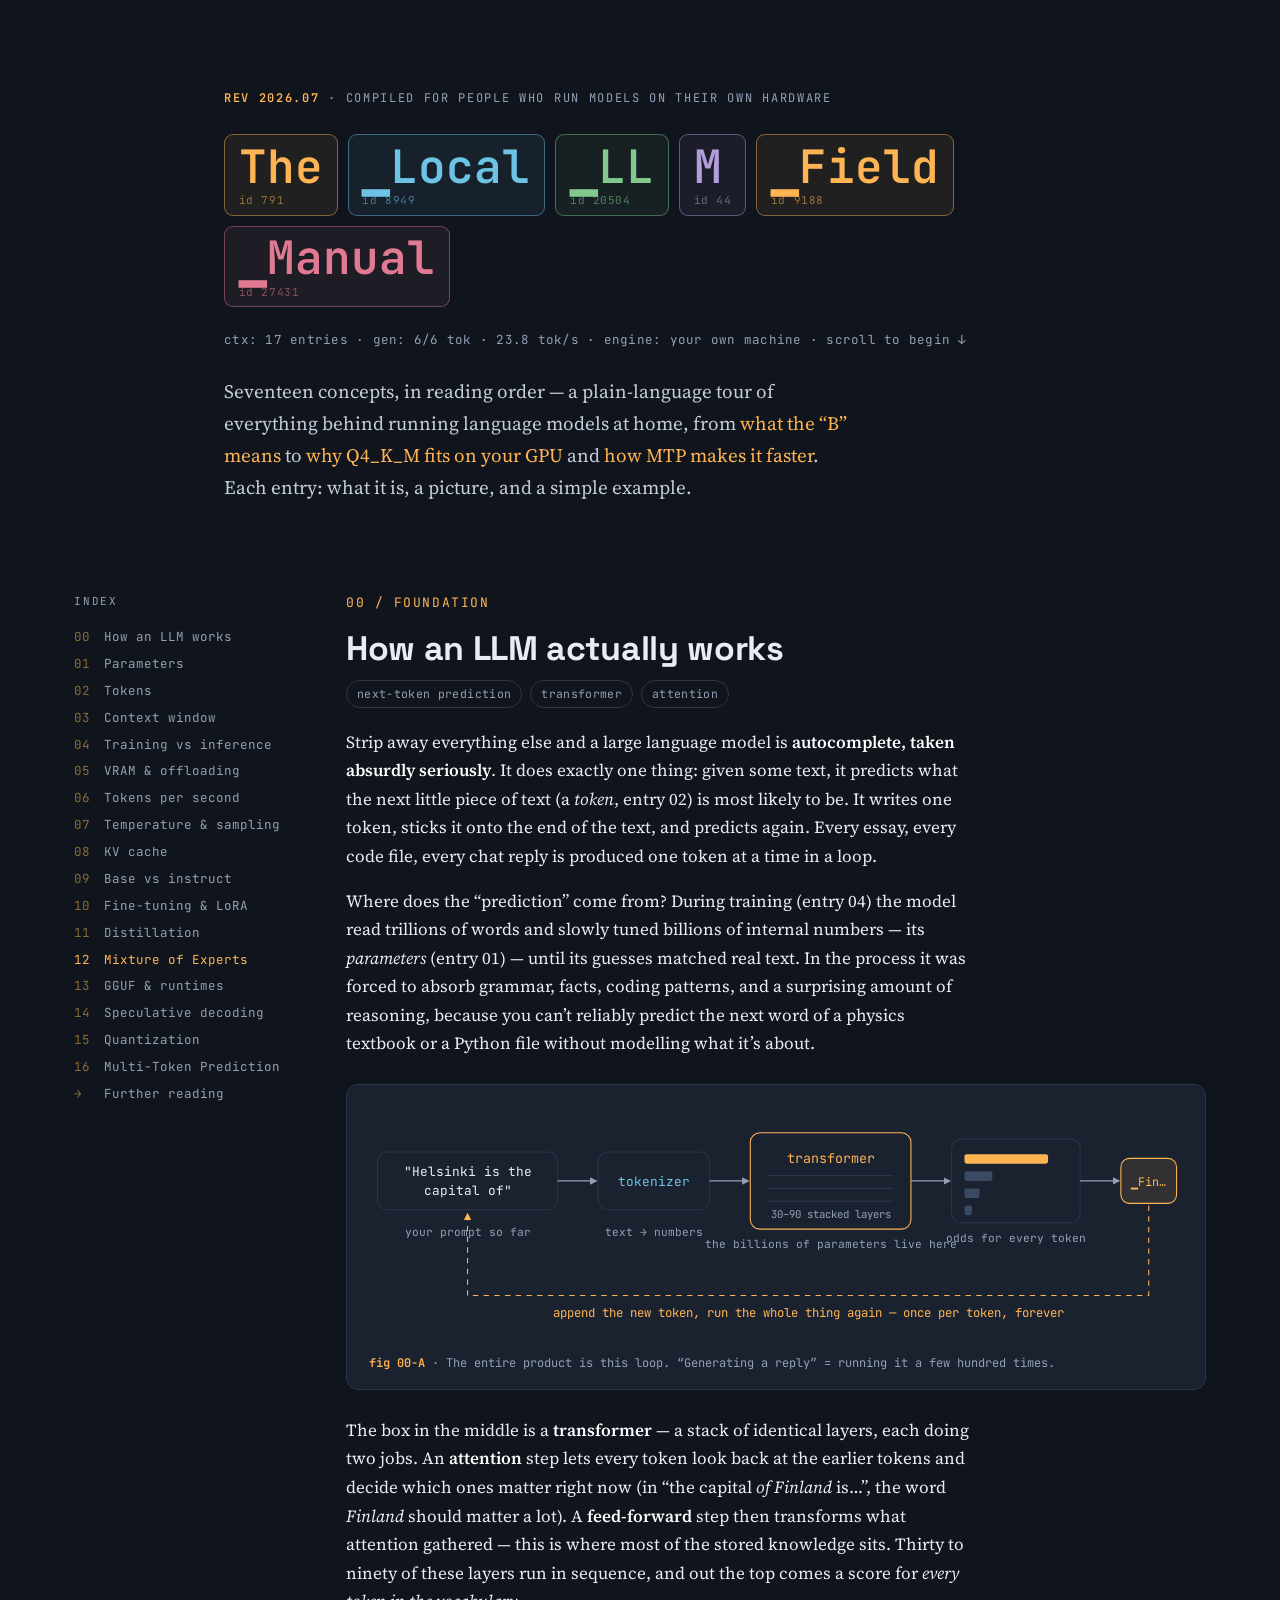
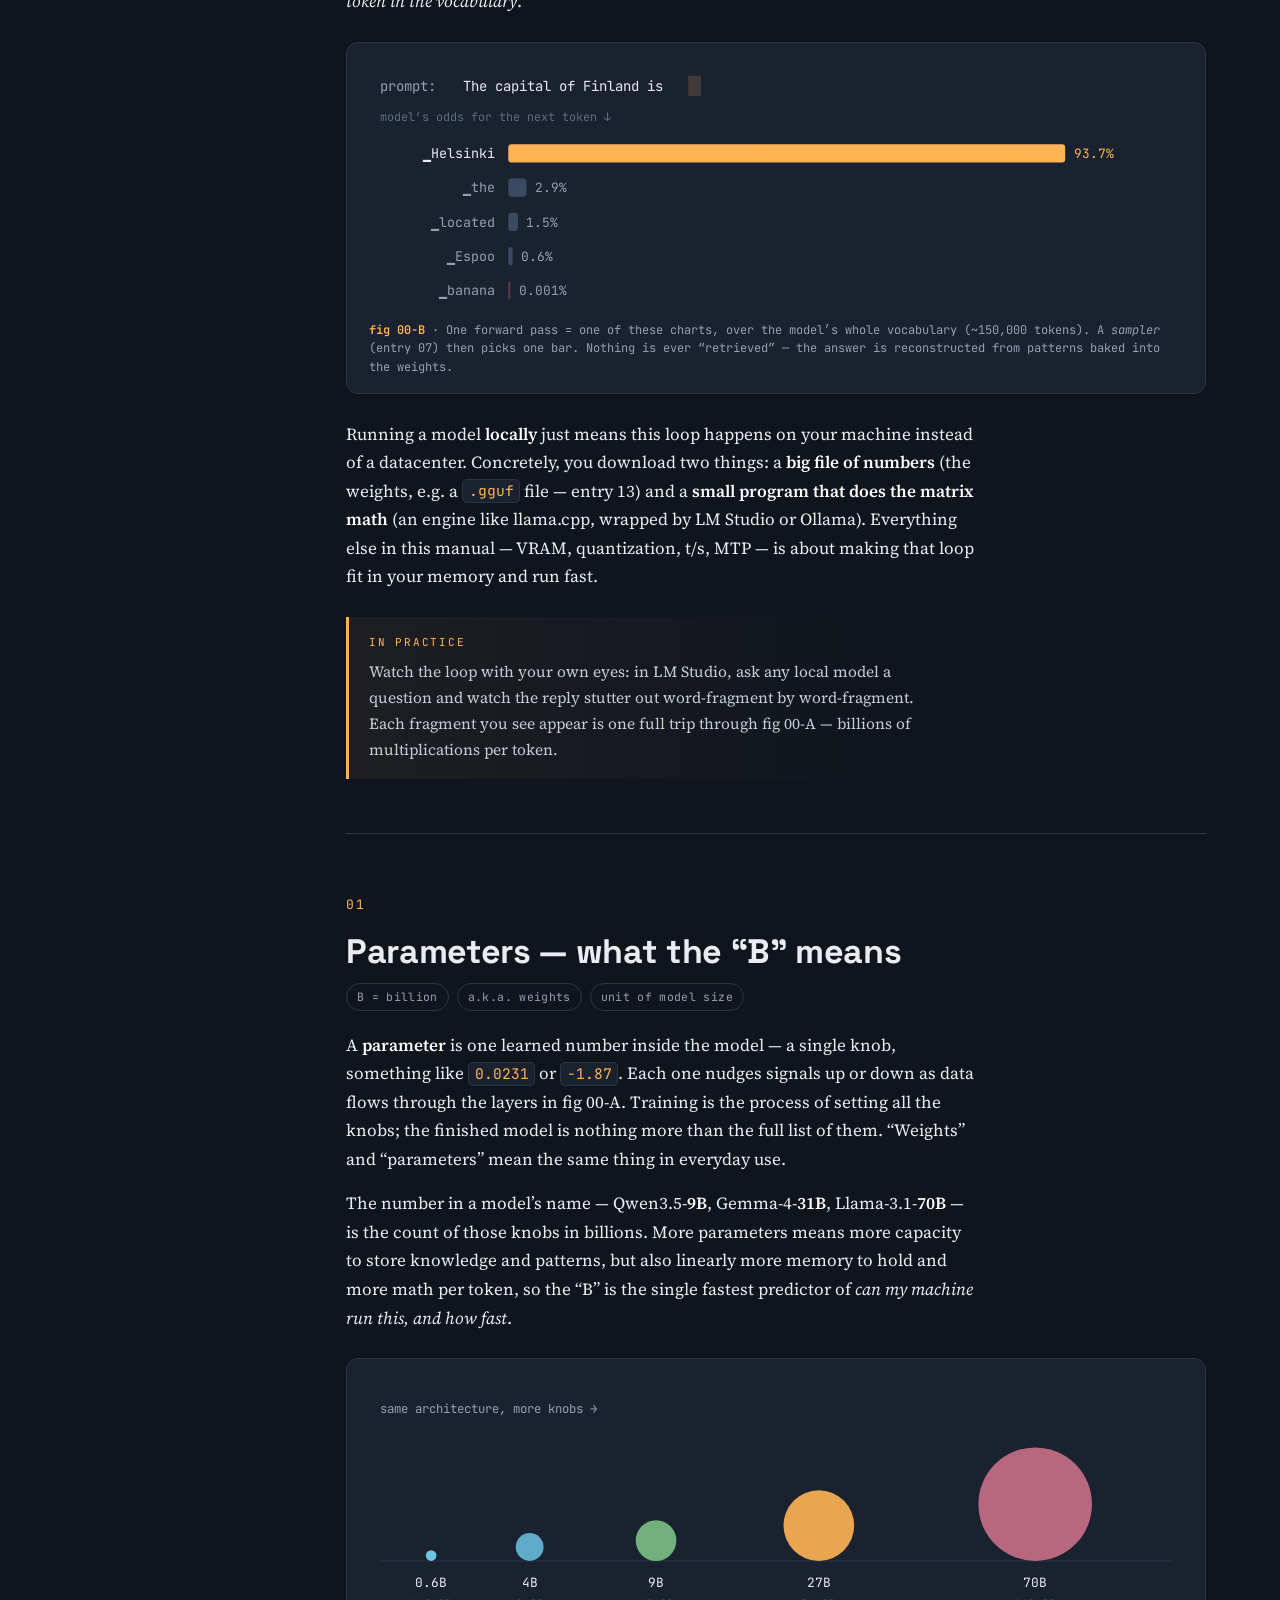
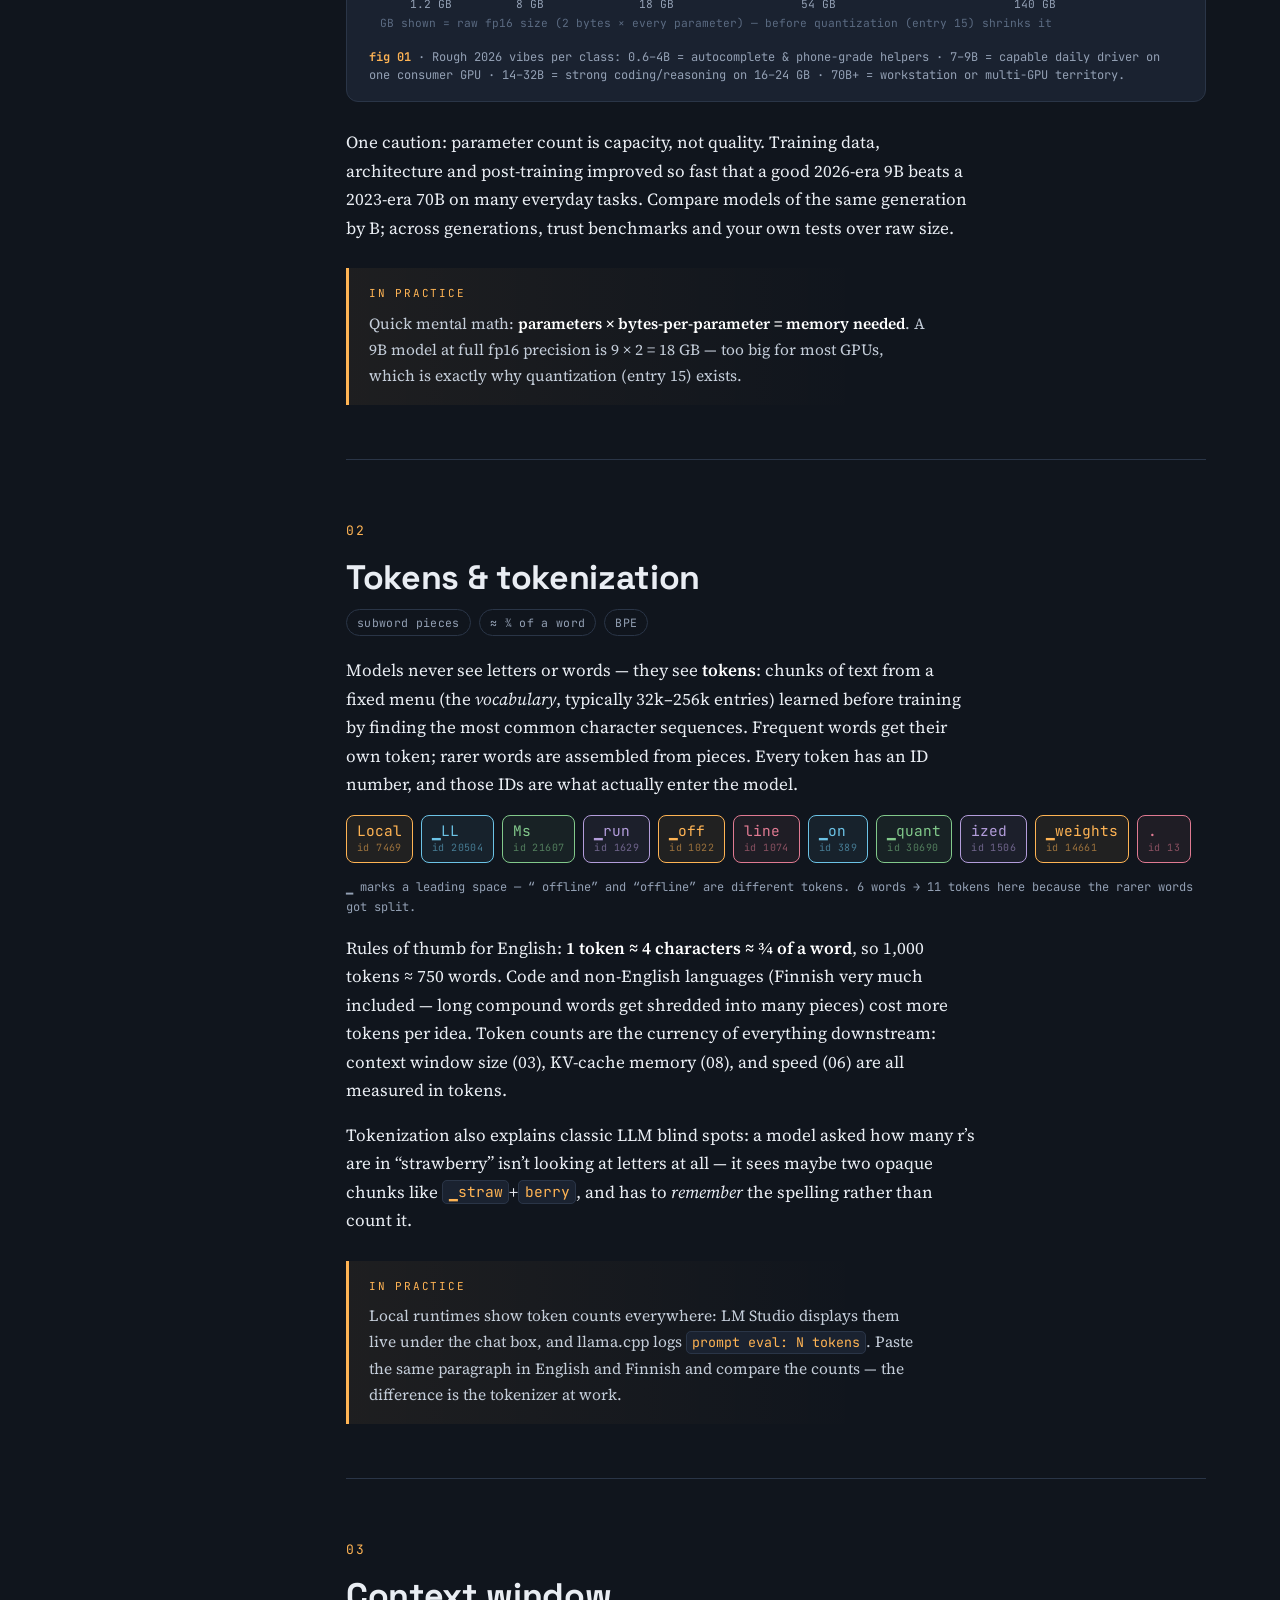
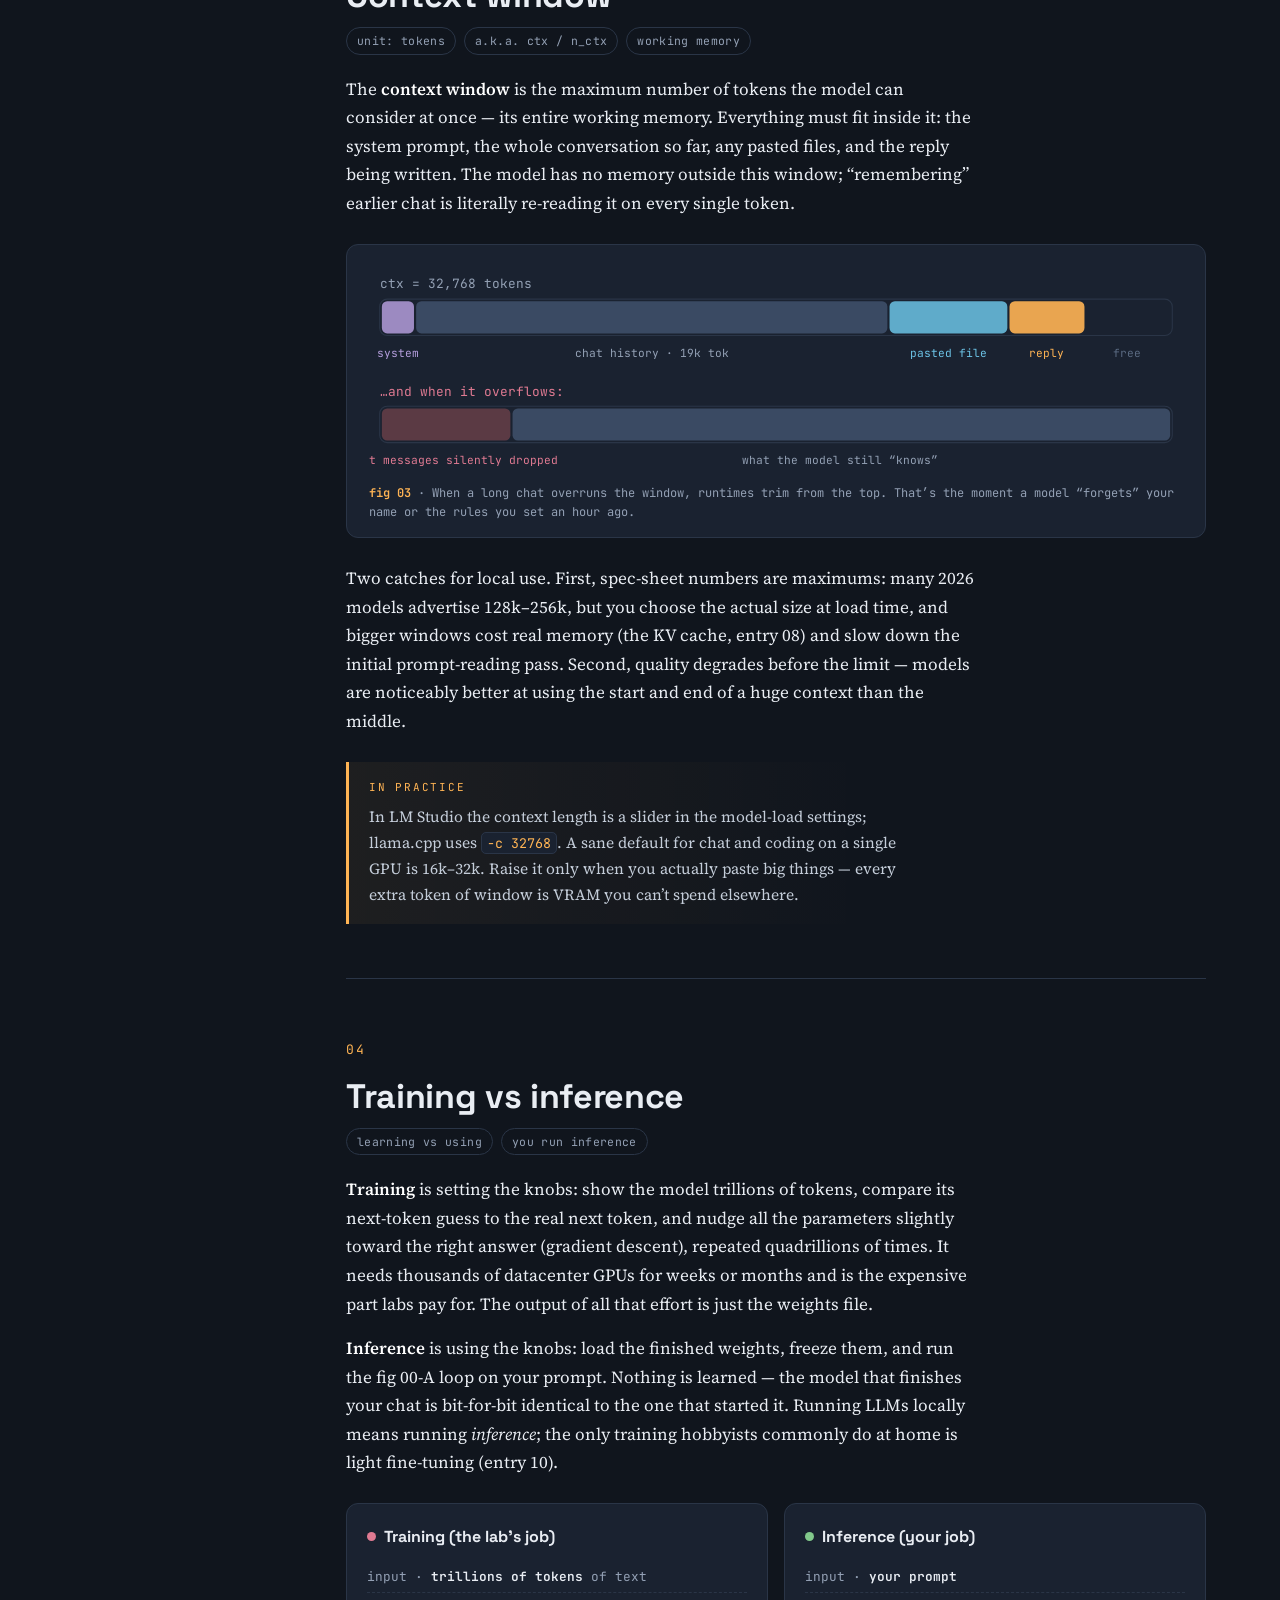
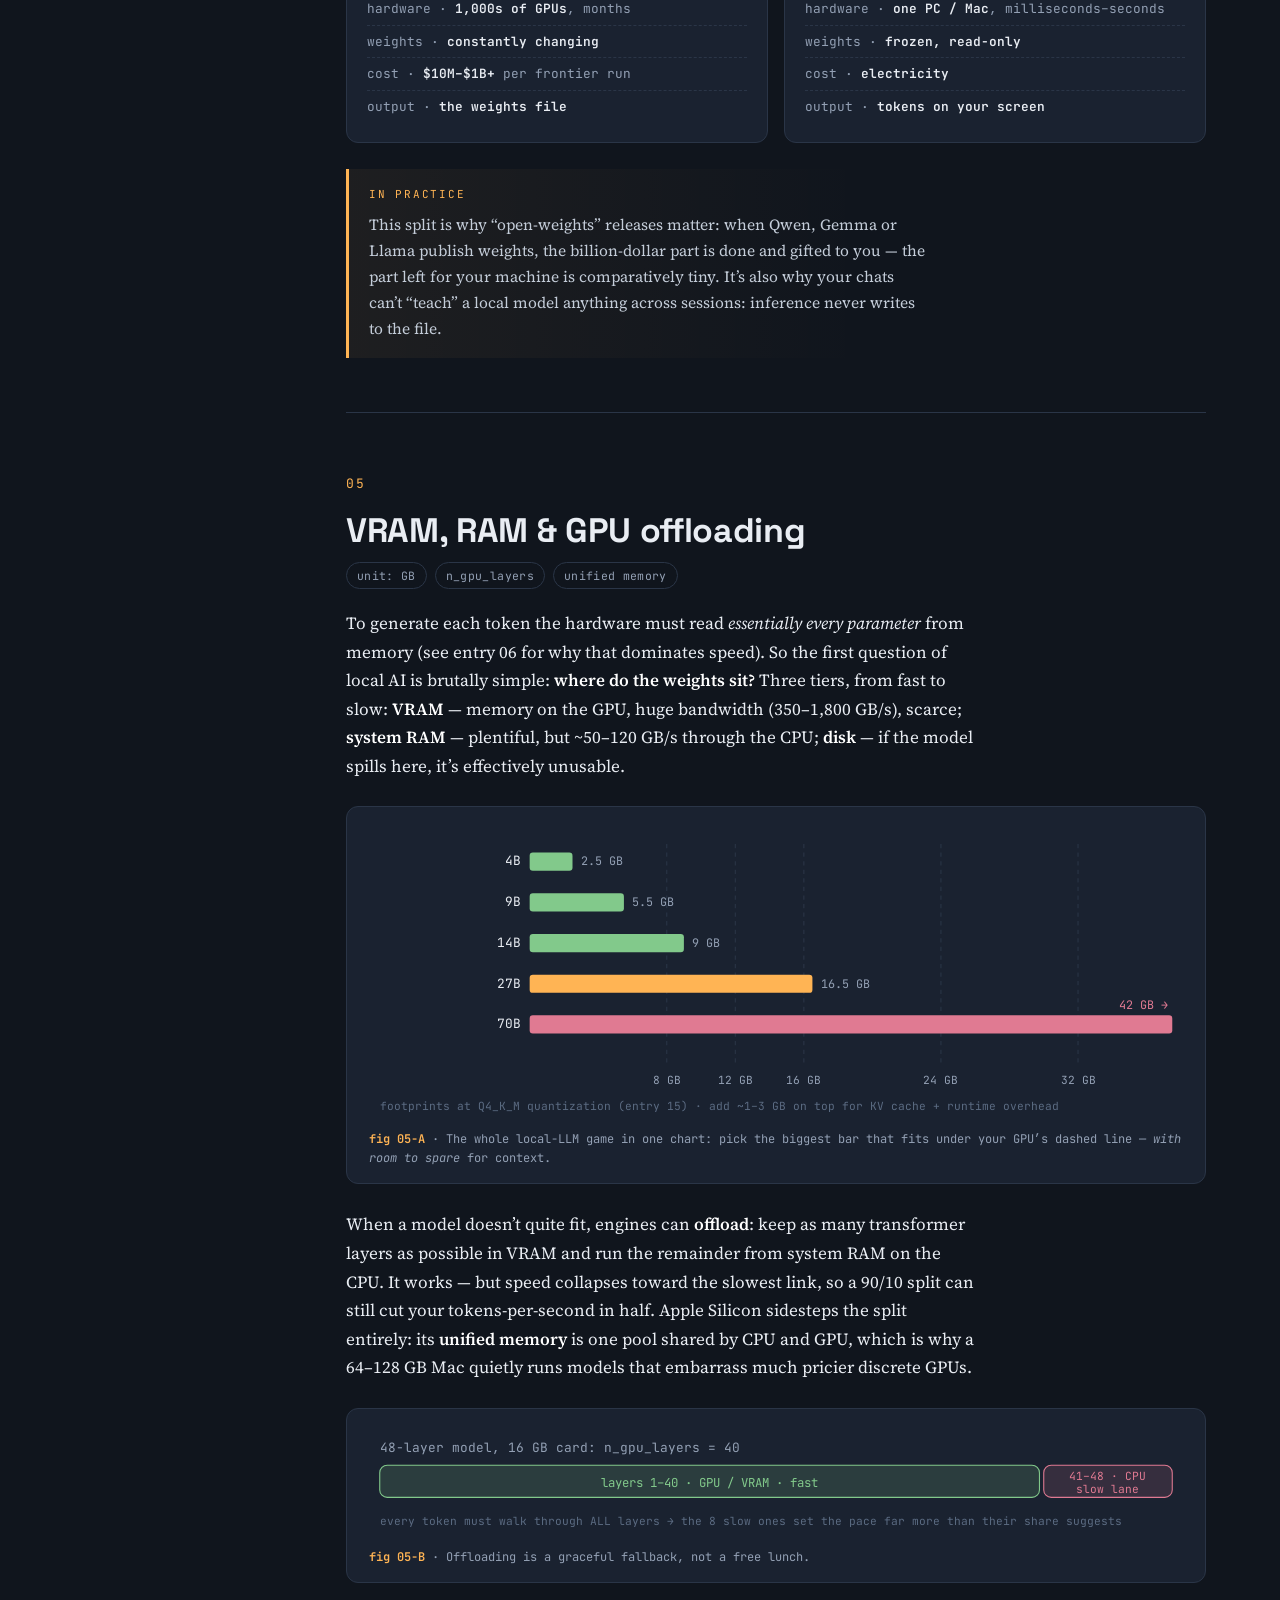
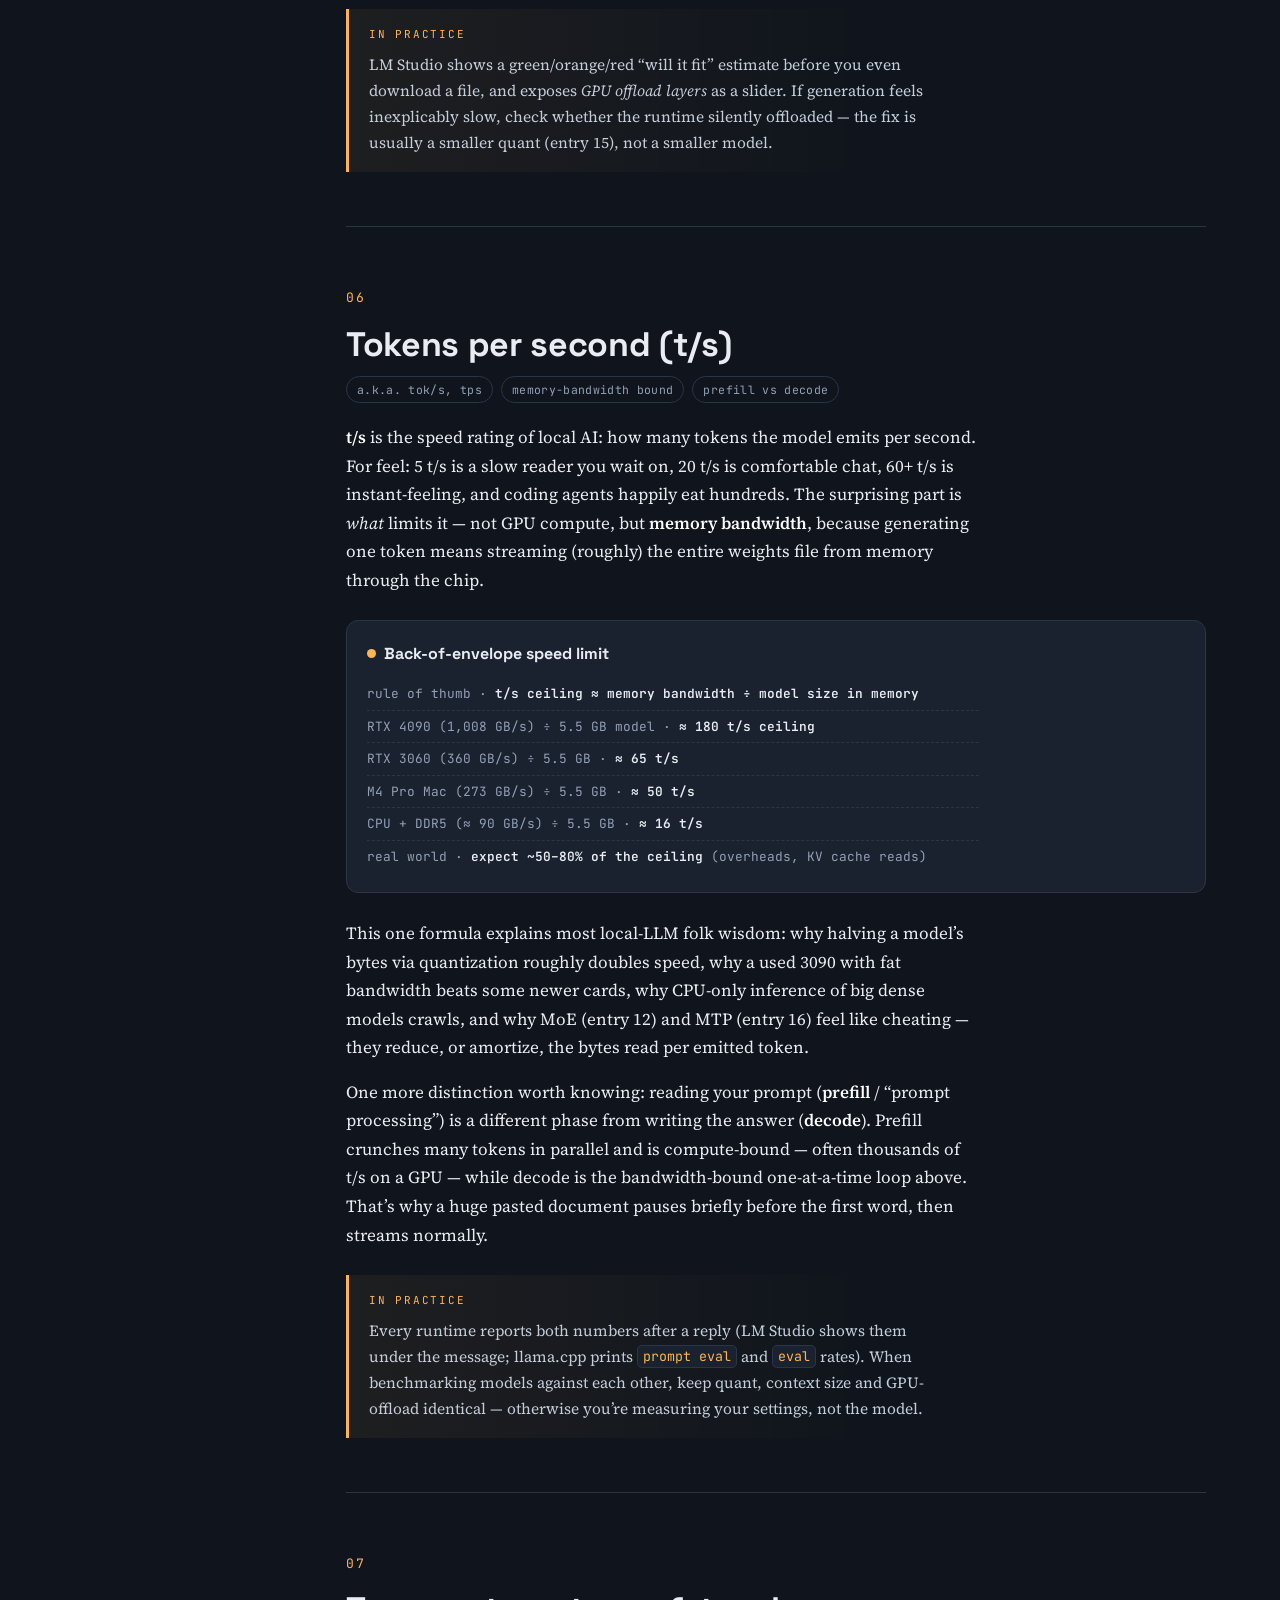
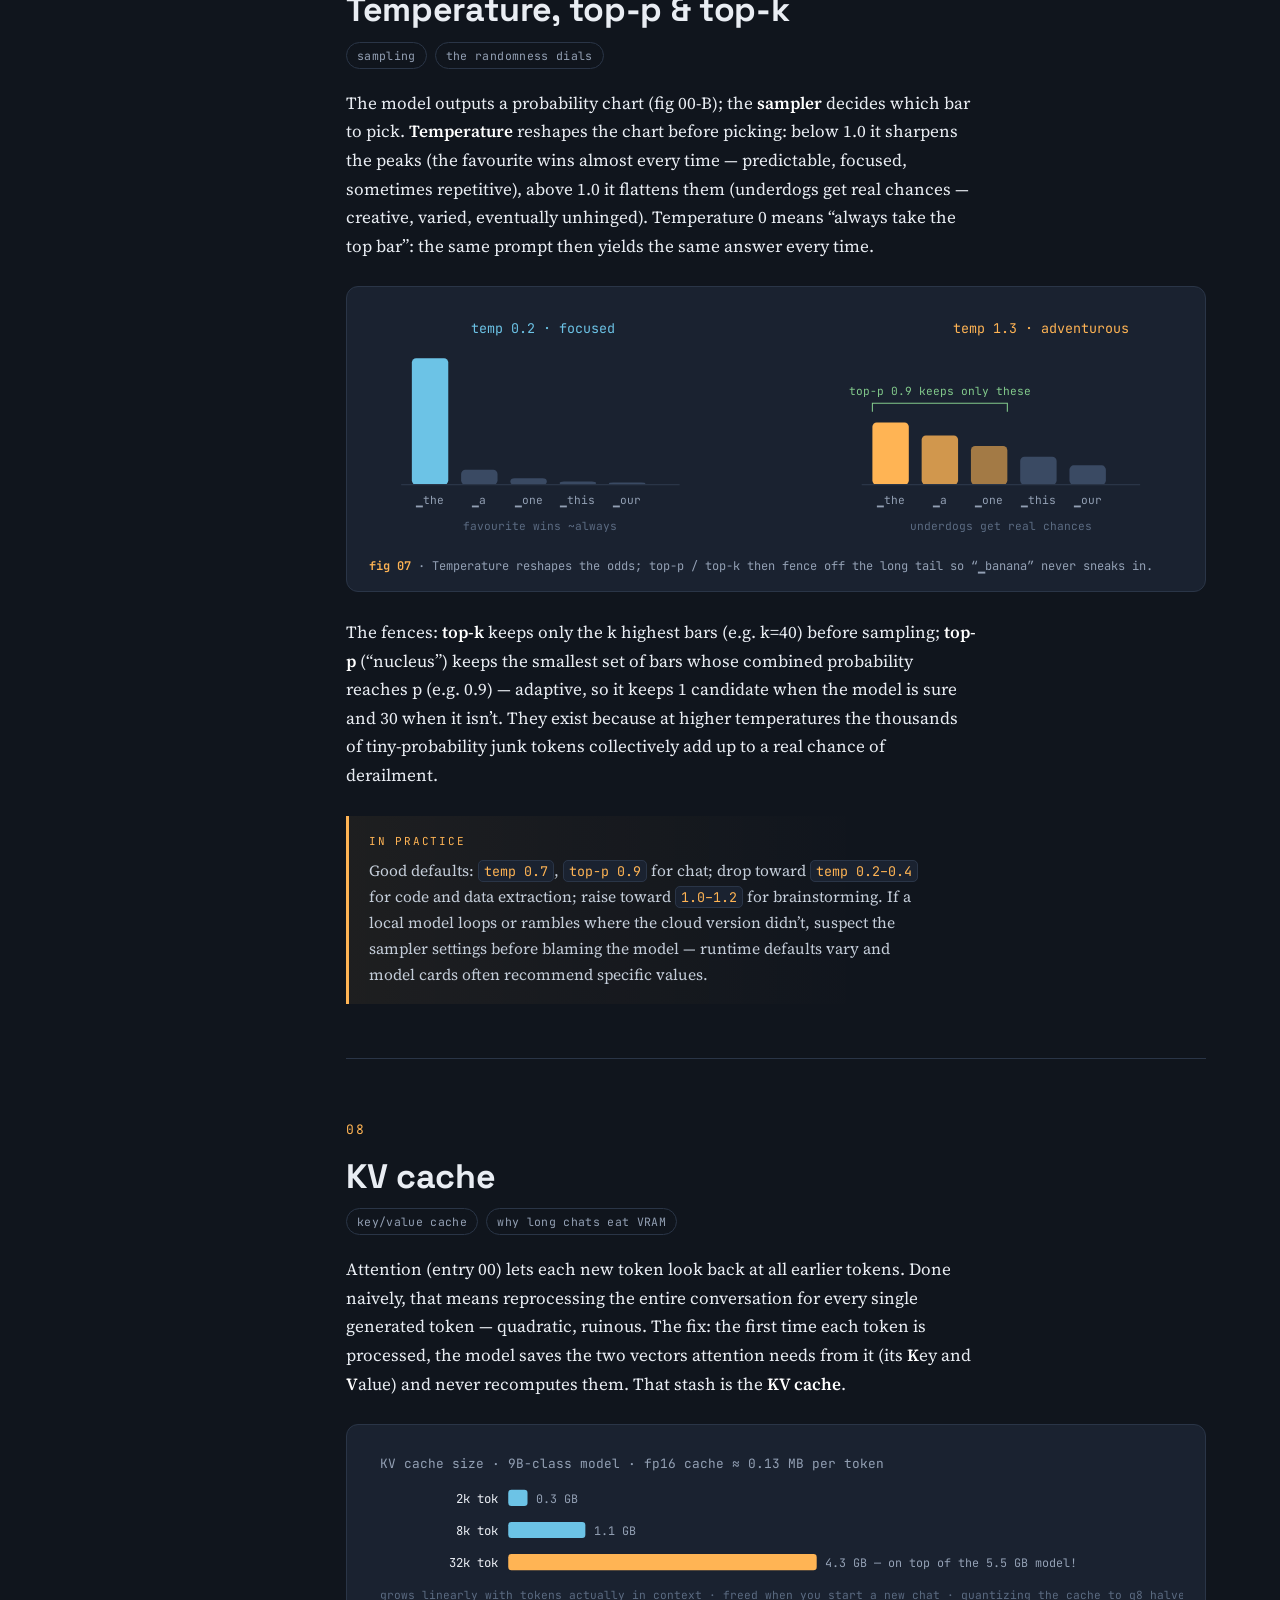
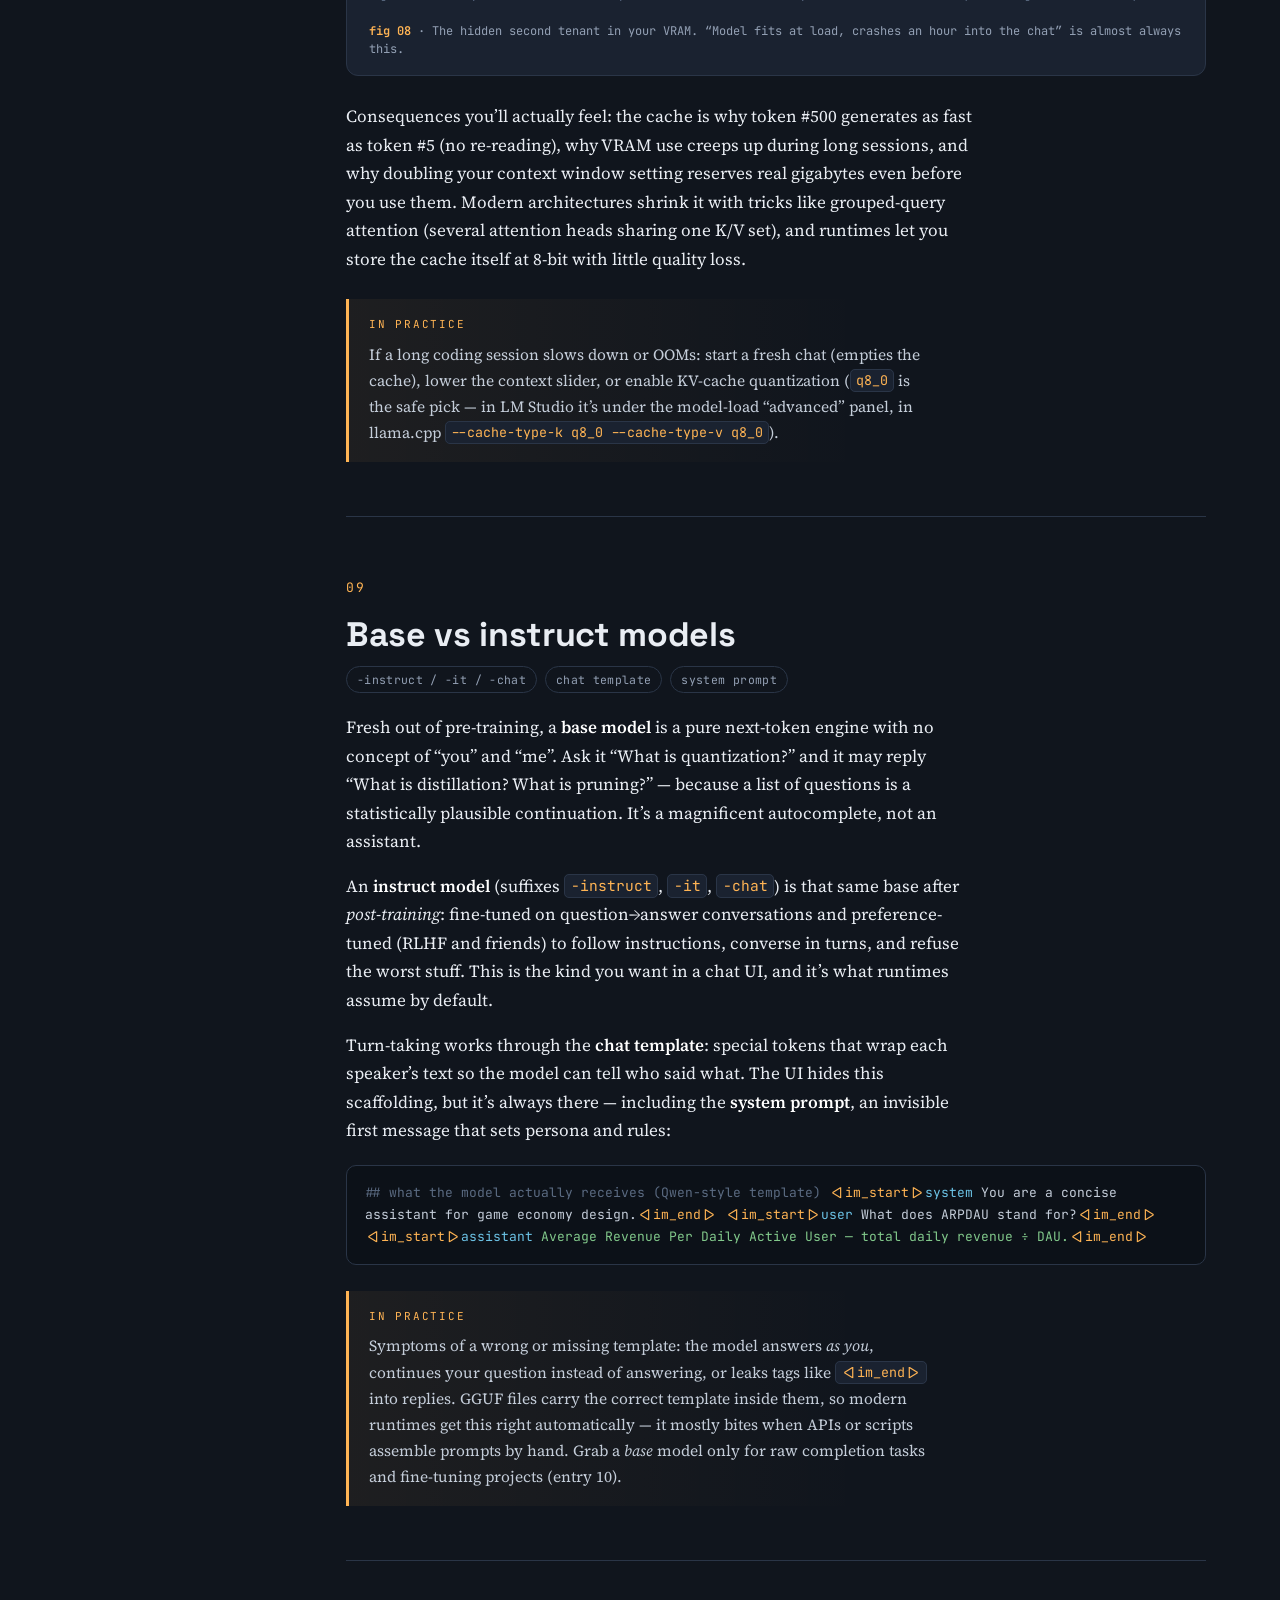
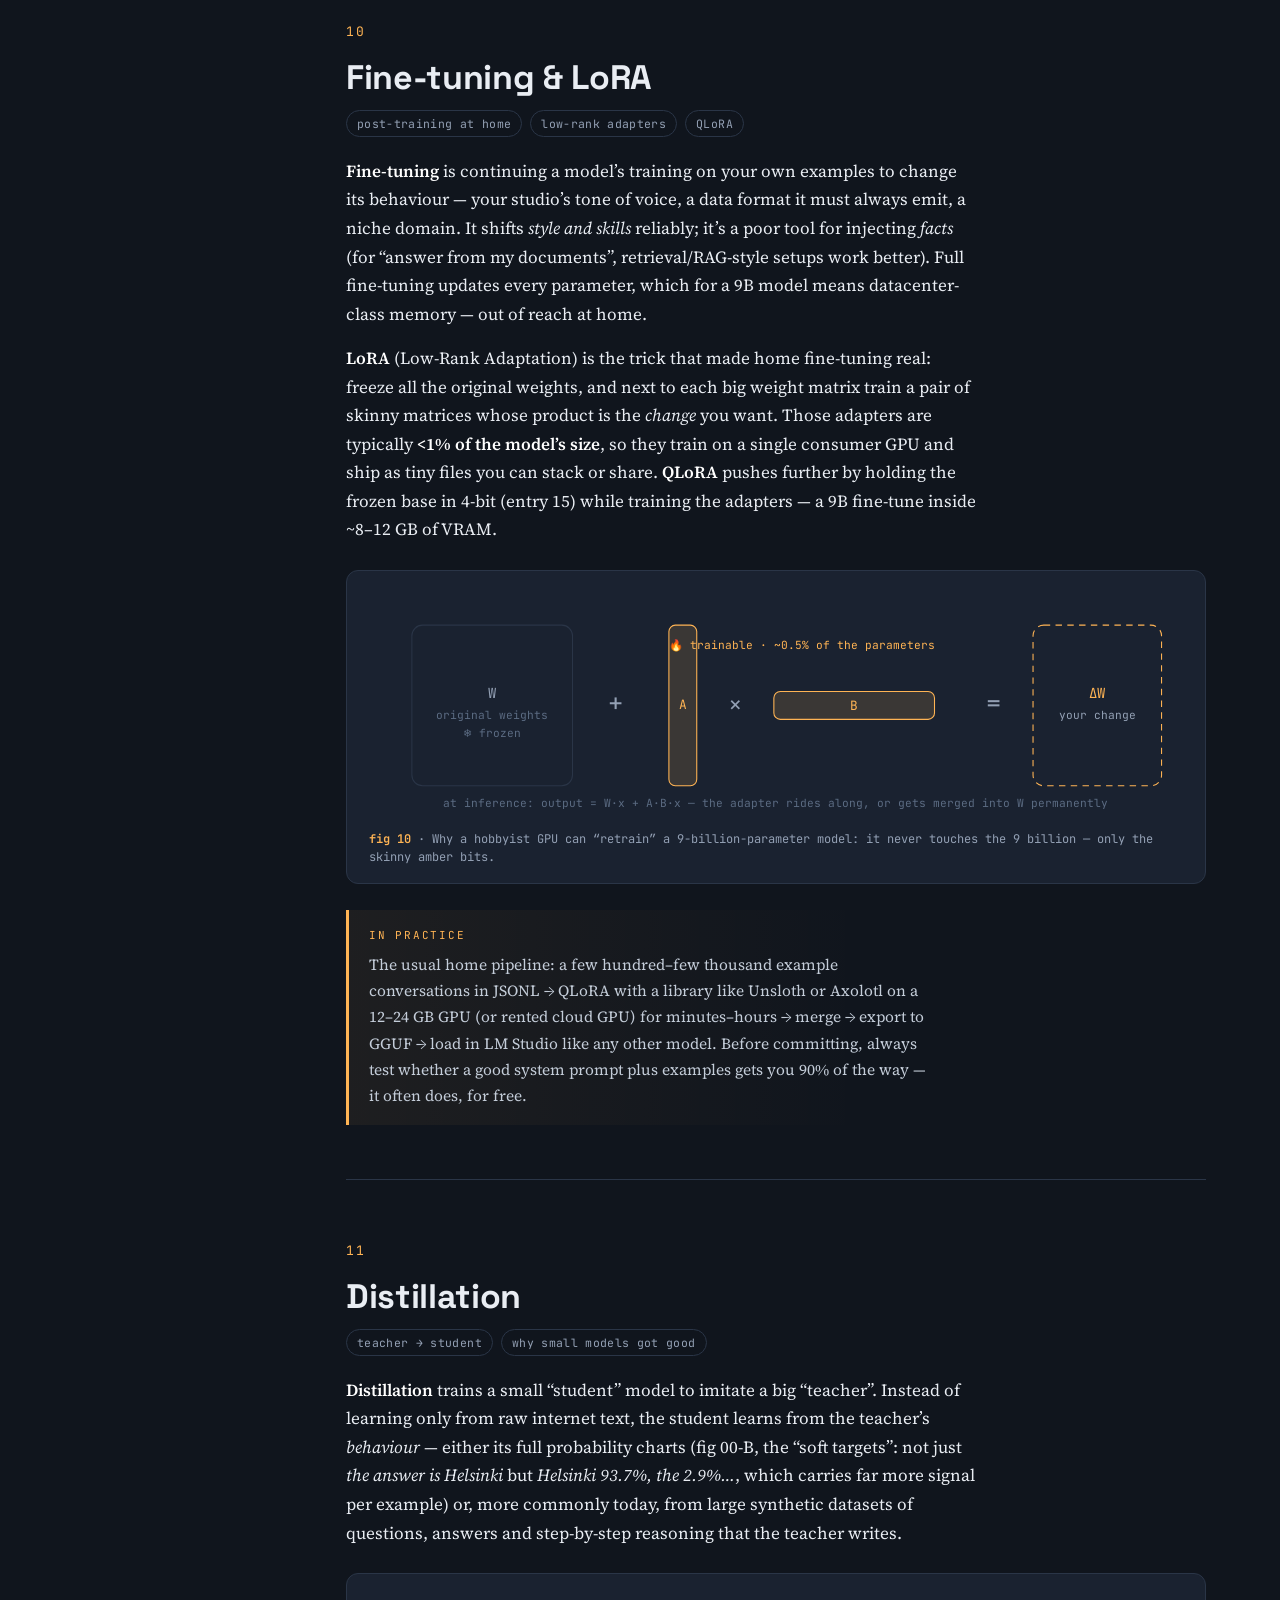
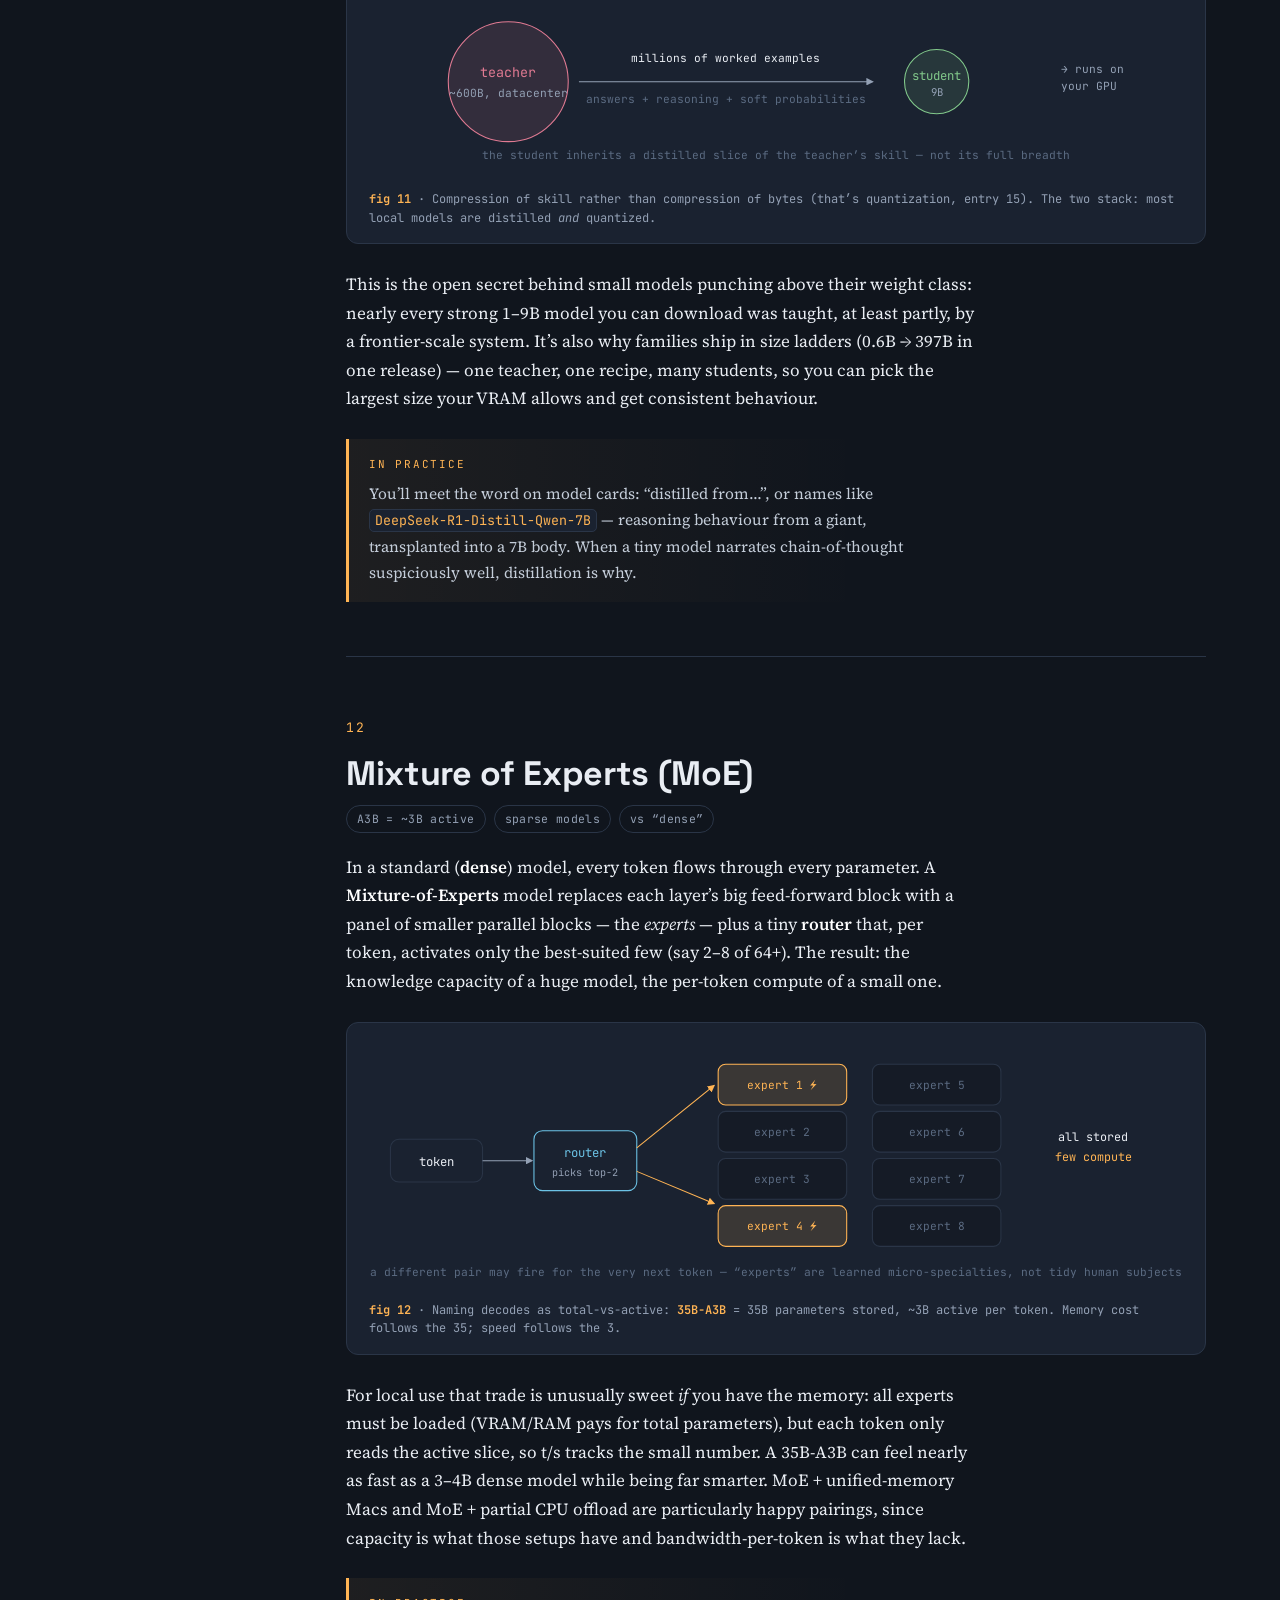
<file: misc_files/local-llm-field-manual.html>
<!DOCTYPE html>
<html lang="en">
<head>
<meta charset="UTF-8">
<meta name="viewport" content="width=device-width, initial-scale=1.0">
<title>The Local LLM Field Manual — from parameters to MTP</title>
<style>
@import url('https://fonts.googleapis.com/css2?family=Space+Grotesk:wght@500;700&family=Source+Serif+4:opsz,wght@8..60,400;8..60,600&family=JetBrains+Mono:wght@400;600&display=swap');

:root{
  --bg:#10151d;
  --panel:#161d28;
  --inset:#1a2230;
  --line:#2a3547;
  --ink:#e9edf3;
  --mut:#93a0b4;
  --amb:#ffb454;
  --amb-dim:#8a6a33;
  --cyn:#6cc3e6;
  --ok:#82c98b;
  --bad:#e07a92;
  --vio:#b39ddb;
  --disp:'Space Grotesk',system-ui,sans-serif;
  --body:'Source Serif 4',Georgia,serif;
  --mono:'JetBrains Mono',ui-monospace,monospace;
}
*{box-sizing:border-box;margin:0;padding:0}
html{scroll-behavior:smooth}
@media (prefers-reduced-motion:reduce){
  html{scroll-behavior:auto}
  *,*::before,*::after{animation:none!important;transition:none!important}
}
body{
  background:var(--bg);
  color:var(--ink);
  font-family:var(--body);
  font-size:17px;
  line-height:1.68;
  -webkit-font-smoothing:antialiased;
}
::selection{background:var(--amb);color:#10151d}
a{color:var(--cyn);text-decoration:none;border-bottom:1px solid rgba(108,195,230,.35)}
a:hover{border-bottom-color:var(--cyn)}
a:focus-visible,button:focus-visible{outline:2px solid var(--amb);outline-offset:2px}
code{
  font-family:var(--mono);
  font-size:.86em;
  background:var(--inset);
  border:1px solid var(--line);
  border-radius:5px;
  padding:.1em .38em;
  color:var(--amb);
  white-space:nowrap;
}
strong{font-weight:600;color:#fff}

/* ---------- hero ---------- */
.hero{
  max-width:880px;
  margin:0 auto;
  padding:88px 24px 56px;
}
.eyebrow{
  font-family:var(--mono);
  font-size:12px;
  letter-spacing:.14em;
  color:var(--mut);
  text-transform:uppercase;
  margin-bottom:26px;
}
.eyebrow b{color:var(--amb);font-weight:600}
.tokline{
  display:flex;
  flex-wrap:wrap;
  gap:10px;
  align-items:center;
  min-height:120px;
  align-content:flex-start;
}
h1.tokline{font-size:0}
.tk{
  font-family:var(--mono);
  font-weight:600;
  font-size:clamp(26px,5.4vw,46px);
  line-height:1.1;
  padding:.14em .3em .18em;
  border-radius:9px;
  border:1px solid;
}
.tk small{
  display:block;
  font-size:11px;
  font-weight:400;
  letter-spacing:.05em;
  opacity:.55;
  margin-top:2px;
}
.tk-a{color:var(--amb);border-color:rgba(255,180,84,.45);background:rgba(255,180,84,.07)}
.tk-c{color:var(--cyn);border-color:rgba(108,195,230,.45);background:rgba(108,195,230,.07)}
.tk-g{color:var(--ok);border-color:rgba(130,201,139,.45);background:rgba(130,201,139,.07)}
.tk-v{color:var(--vio);border-color:rgba(179,157,219,.45);background:rgba(179,157,219,.07)}
.tk-r{color:var(--bad);border-color:rgba(224,122,146,.45);background:rgba(224,122,146,.07)}
.tk.pending{visibility:hidden}
.caret{
  display:inline-block;
  width:.55em;
  height:1.15em;
  background:var(--amb);
  border-radius:2px;
  animation:blink 1s steps(1) infinite;
  align-self:center;
}
@keyframes blink{50%{opacity:0}}
.statusline{
  font-family:var(--mono);
  font-size:12.5px;
  color:var(--mut);
  margin-top:22px;
  letter-spacing:.02em;
}
.statusline .lit{color:var(--amb)}
.dek{
  font-size:19px;
  color:#c4cdd9;
  max-width:640px;
  margin-top:26px;
}
.dek em{color:var(--amb);font-style:normal}

/* ---------- layout ---------- */
.wrap{
  max-width:1180px;
  margin:0 auto;
  padding:0 24px 80px;
  display:grid;
  grid-template-columns:216px minmax(0,1fr);
  gap:56px;
}
.rail{
  position:sticky;
  top:0;
  align-self:start;
  max-height:100vh;
  overflow-y:auto;
  padding:32px 0 32px;
  scrollbar-width:thin;
}
.rail-title{
  font-family:var(--mono);
  font-size:11px;
  letter-spacing:.16em;
  text-transform:uppercase;
  color:var(--mut);
  margin-bottom:14px;
}
.rail a{
  display:flex;
  gap:10px;
  align-items:baseline;
  font-family:var(--mono);
  font-size:12.5px;
  color:var(--mut);
  border:0;
  padding:5px 0;
  line-height:1.35;
}
.rail a .n{color:var(--amb-dim);min-width:20px}
.rail a:hover{color:var(--ink)}
.rail a.active{color:var(--amb)}
.rail a.active .n{color:var(--amb)}
main{min-width:0;padding-top:8px}

/* ---------- entries ---------- */
.entry{
  padding:60px 0 48px;
  border-top:1px solid var(--line);
  scroll-margin-top:24px;
}
.entry:first-child{border-top:0;padding-top:24px}
.ehead{margin-bottom:20px}
.enum{
  font-family:var(--mono);
  font-size:13px;
  color:var(--amb);
  letter-spacing:.12em;
}
.term{
  font-family:var(--disp);
  font-weight:700;
  font-size:clamp(26px,3.4vw,34px);
  line-height:1.15;
  margin:6px 0 12px;
  letter-spacing:-.01em;
}
.tags{display:flex;flex-wrap:wrap;gap:8px}
.tag{
  font-family:var(--mono);
  font-size:11.5px;
  color:var(--mut);
  border:1px solid var(--line);
  border-radius:999px;
  padding:3px 10px;
  letter-spacing:.03em;
}
.entry p{margin:0 0 16px;max-width:70ch}
.entry ul{margin:0 0 16px 22px;max-width:68ch}
.entry li{margin-bottom:8px}

/* ---------- figures ---------- */
.fig{
  background:var(--inset);
  border:1px solid var(--line);
  border-radius:12px;
  padding:22px 22px 16px;
  margin:26px 0;
}
.fig svg{display:block;width:100%;height:auto}
.fig figcaption{
  font-family:var(--mono);
  font-size:12px;
  color:var(--mut);
  margin-top:14px;
  line-height:1.55;
}
.fig figcaption b{color:var(--amb);font-weight:600}
.grid2{display:grid;grid-template-columns:1fr 1fr;gap:16px;margin:26px 0}
.grid2 .fig{margin:0}

/* stat cards used for prose-y comparisons */
.card{
  background:var(--inset);
  border:1px solid var(--line);
  border-radius:12px;
  padding:20px;
}
.card h4{
  font-family:var(--disp);
  font-size:16px;
  font-weight:700;
  margin-bottom:10px;
}
.card h4 .dot{display:inline-block;width:9px;height:9px;border-radius:50%;margin-right:8px;vertical-align:1px}
.card ul{list-style:none;margin:0;padding:0}
.card li{
  font-family:var(--mono);
  font-size:12.8px;
  color:var(--mut);
  padding:5px 0;
  border-bottom:1px dashed var(--line);
  margin:0;
}
.card li:last-child{border-bottom:0}
.card li b{color:var(--ink);font-weight:600}

/* "in practice" box */
.try{
  border-left:3px solid var(--amb);
  background:linear-gradient(90deg,rgba(255,180,84,.06),transparent 60%);
  border-radius:0 10px 10px 0;
  padding:16px 20px;
  margin:26px 0 6px;
}
.try .lbl{
  font-family:var(--mono);
  font-size:11px;
  letter-spacing:.16em;
  color:var(--amb);
  text-transform:uppercase;
  display:block;
  margin-bottom:8px;
}
.try p{font-size:15.5px;color:#c4cdd9;margin:0 0 8px}
.try p:last-child{margin-bottom:0}

/* token chips inside content */
.chips{display:flex;flex-wrap:wrap;gap:8px;margin:4px 0 14px}
.chip{
  font-family:var(--mono);
  font-size:14.5px;
  padding:6px 10px 8px;
  border-radius:8px;
  border:1px solid;
  line-height:1.2;
}
.chip small{display:block;font-size:10px;opacity:.55;margin-top:3px;letter-spacing:.04em}

/* code / template blocks */
.block{
  background:#0c1118;
  border:1px solid var(--line);
  border-radius:10px;
  padding:16px 18px;
  font-family:var(--mono);
  font-size:13px;
  line-height:1.7;
  color:#c4cdd9;
  overflow-x:auto;
  margin:20px 0;
}
.block .cm{color:#5b6b82}
.block .am{color:var(--amb)}
.block .cy{color:var(--cyn)}
.block .gr{color:var(--ok)}

/* filename anatomy */
.fname{
  font-family:var(--mono);
  font-size:clamp(14px,2.6vw,19px);
  background:#0c1118;
  border:1px solid var(--line);
  border-radius:10px;
  padding:16px 18px;
  margin:20px 0 8px;
  overflow-x:auto;
  white-space:nowrap;
}
.fn-legend{display:flex;flex-wrap:wrap;gap:14px;margin:0 0 20px}
.fn-legend span{font-family:var(--mono);font-size:12px;color:var(--mut)}
.fn-legend i{display:inline-block;width:9px;height:9px;border-radius:2px;margin-right:6px}

/* further reading */
.further{padding:60px 0 20px;border-top:1px solid var(--line)}
.further .links{display:grid;gap:12px;margin-top:22px}
.flink{
  display:block;
  border:1px solid var(--line);
  border-radius:10px;
  padding:14px 18px;
  background:var(--inset);
}
.flink b{font-family:var(--disp);color:var(--ink);display:block;font-size:15.5px}
.flink span{font-family:var(--mono);font-size:12px;color:var(--mut)}
.flink:hover{border-color:var(--amb-dim)}

footer{
  max-width:1180px;
  margin:0 auto;
  padding:32px 24px 64px;
  font-family:var(--mono);
  font-size:12px;
  color:var(--mut);
  border-top:1px solid var(--line);
}

@media (max-width:1080px){
  .wrap{grid-template-columns:1fr;gap:0}
  .rail{display:none}
}
@media (max-width:640px){
  .grid2{grid-template-columns:1fr}
  body{font-size:16px}
}
</style>
</head>
<body>

<header class="hero">
  <p class="eyebrow"><b>rev 2026.07</b> · compiled for people who run models on their own hardware</p>
  <h1 class="tokline" id="tokline" aria-label="The Local LLM Field Manual">
    <span class="tk tk-a pending">The<small>id 791</small></span>
    <span class="tk tk-c pending">▁Local<small>id 8949</small></span>
    <span class="tk tk-g pending">▁LL<small>id 20504</small></span>
    <span class="tk tk-v pending">M<small>id 44</small></span>
    <span class="tk tk-a pending">▁Field<small>id 9188</small></span>
    <span class="tk tk-r pending">▁Manual<small>id 27431</small></span>
    <span class="caret" id="caret" aria-hidden="true"></span>
  </h1>
  <p class="statusline" id="statusline">loading weights…</p>
  <p class="dek">Seventeen concepts, in reading order — a plain-language tour of everything behind running language models at home, from <em>what the “B” means</em> to <em>why Q4_K_M fits on your GPU</em> and <em>how MTP makes it faster</em>. Each entry: what it is, a picture, and a simple example.</p>
</header>

<div class="wrap">
<nav class="rail" aria-label="Contents">
  <p class="rail-title">Index</p>
  <a href="#s00"><span class="n">00</span>How an LLM works</a>
  <a href="#s01"><span class="n">01</span>Parameters</a>
  <a href="#s02"><span class="n">02</span>Tokens</a>
  <a href="#s03"><span class="n">03</span>Context window</a>
  <a href="#s04"><span class="n">04</span>Training vs inference</a>
  <a href="#s05"><span class="n">05</span>VRAM &amp; offloading</a>
  <a href="#s06"><span class="n">06</span>Tokens per second</a>
  <a href="#s07"><span class="n">07</span>Temperature &amp; sampling</a>
  <a href="#s08"><span class="n">08</span>KV cache</a>
  <a href="#s09"><span class="n">09</span>Base vs instruct</a>
  <a href="#s10"><span class="n">10</span>Fine-tuning &amp; LoRA</a>
  <a href="#s11"><span class="n">11</span>Distillation</a>
  <a href="#s12"><span class="n">12</span>Mixture of Experts</a>
  <a href="#s13"><span class="n">13</span>GGUF &amp; runtimes</a>
  <a href="#s14"><span class="n">14</span>Speculative decoding</a>
  <a href="#s15"><span class="n">15</span>Quantization</a>
  <a href="#s16"><span class="n">16</span>Multi-Token Prediction</a>
  <a href="#further"><span class="n">→</span>Further reading</a>
</nav>

<main>

<!-- ============ 00 HOW AN LLM WORKS ============ -->
<section class="entry" id="s00">
  <div class="ehead">
    <p class="enum">00 / FOUNDATION</p>
    <h2 class="term">How an LLM actually works</h2>
    <div class="tags"><span class="tag">next-token prediction</span><span class="tag">transformer</span><span class="tag">attention</span></div>
  </div>

  <p>Strip away everything else and a large language model is <strong>autocomplete, taken absurdly seriously</strong>. It does exactly one thing: given some text, it predicts what the next little piece of text (a <em>token</em>, entry 02) is most likely to be. It writes one token, sticks it onto the end of the text, and predicts again. Every essay, every code file, every chat reply is produced one token at a time in a loop.</p>

  <p>Where does the “prediction” come from? During training (entry 04) the model read trillions of words and slowly tuned billions of internal numbers — its <em>parameters</em> (entry 01) — until its guesses matched real text. In the process it was forced to absorb grammar, facts, coding patterns, and a surprising amount of reasoning, because you can’t reliably predict the next word of a physics textbook or a Python file without modelling what it’s about.</p>

  <figure class="fig" role="figure" aria-label="Diagram of the token generation loop">
    <svg viewBox="0 0 760 218" role="img" aria-labelledby="figloop-t">
      <title id="figloop-t">The generation loop: text is tokenized, run through the transformer, one token is picked and appended, then the loop repeats.</title>
      <defs>
        <marker id="arr" viewBox="0 0 10 10" refX="8" refY="5" markerWidth="7" markerHeight="7" orient="auto-start-reverse">
          <path d="M0 0 L10 5 L0 10 z" fill="#93a0b4"/>
        </marker>
        <marker id="arrA" viewBox="0 0 10 10" refX="8" refY="5" markerWidth="7" markerHeight="7" orient="auto-start-reverse">
          <path d="M0 0 L10 5 L0 10 z" fill="#ffb454"/>
        </marker>
      </defs>
      <!-- input text -->
      <rect x="8" y="42" width="168" height="54" rx="9" fill="none" stroke="#2a3547"/>
      <text x="92" y="64" text-anchor="middle" font-family="JetBrains Mono,monospace" font-size="12" fill="#e9edf3">"Helsinki is the</text>
      <text x="92" y="82" text-anchor="middle" font-family="JetBrains Mono,monospace" font-size="12" fill="#e9edf3">capital of"</text>
      <text x="92" y="120" text-anchor="middle" font-family="JetBrains Mono,monospace" font-size="10.5" fill="#93a0b4">your prompt so far</text>
      <line x1="176" y1="69" x2="212" y2="69" stroke="#93a0b4" marker-end="url(#arr)"/>
      <!-- tokenizer -->
      <rect x="214" y="42" width="104" height="54" rx="9" fill="#1a2230" stroke="#2a3547"/>
      <text x="266" y="74" text-anchor="middle" font-family="JetBrains Mono,monospace" font-size="12" fill="#6cc3e6">tokenizer</text>
      <text x="266" y="120" text-anchor="middle" font-family="JetBrains Mono,monospace" font-size="10.5" fill="#93a0b4">text → numbers</text>
      <line x1="318" y1="69" x2="354" y2="69" stroke="#93a0b4" marker-end="url(#arr)"/>
      <!-- transformer -->
      <rect x="356" y="24" width="150" height="90" rx="9" fill="#1a2230" stroke="#ffb454"/>
      <text x="431" y="52" text-anchor="middle" font-family="JetBrains Mono,monospace" font-size="12.5" fill="#ffb454">transformer</text>
      <line x1="372" y1="64" x2="490" y2="64" stroke="#2a3547"/>
      <line x1="372" y1="76" x2="490" y2="76" stroke="#2a3547"/>
      <line x1="372" y1="88" x2="490" y2="88" stroke="#2a3547"/>
      <text x="431" y="104" text-anchor="middle" font-family="JetBrains Mono,monospace" font-size="10" fill="#93a0b4">30–90 stacked layers</text>
      <text x="431" y="132" text-anchor="middle" font-family="JetBrains Mono,monospace" font-size="10.5" fill="#93a0b4">the billions of parameters live here</text>
      <line x1="506" y1="69" x2="542" y2="69" stroke="#93a0b4" marker-end="url(#arr)"/>
      <!-- probabilities -->
      <rect x="544" y="30" width="120" height="78" rx="9" fill="none" stroke="#2a3547"/>
      <rect x="556" y="44" width="78" height="9" rx="2" fill="#ffb454"/>
      <rect x="556" y="60" width="26" height="9" rx="2" fill="#3a4a63"/>
      <rect x="556" y="76" width="14" height="9" rx="2" fill="#3a4a63"/>
      <rect x="556" y="92" width="7" height="9" rx="2" fill="#3a4a63"/>
      <text x="604" y="126" text-anchor="middle" font-family="JetBrains Mono,monospace" font-size="10.5" fill="#93a0b4">odds for every token</text>
      <line x1="664" y1="69" x2="700" y2="69" stroke="#93a0b4" marker-end="url(#arr)"/>
      <!-- picked token -->
      <rect x="702" y="48" width="52" height="42" rx="8" fill="rgba(255,180,84,.1)" stroke="#ffb454"/>
      <text x="728" y="74" text-anchor="middle" font-family="JetBrains Mono,monospace" font-size="11" fill="#ffb454">▁Fin…</text>
      <!-- loop back -->
      <path d="M 728 92 L 728 176 L 92 176 L 92 100" fill="none" stroke="#ffb454" stroke-dasharray="5 5" marker-end="url(#arrA)"/>
      <text x="410" y="196" text-anchor="middle" font-family="JetBrains Mono,monospace" font-size="11.5" fill="#ffb454">append the new token, run the whole thing again — once per token, forever</text>
    </svg>
    <figcaption><b>fig 00-A</b> · The entire product is this loop. “Generating a reply” = running it a few hundred times.</figcaption>
  </figure>

  <p>The box in the middle is a <strong>transformer</strong> — a stack of identical layers, each doing two jobs. An <strong>attention</strong> step lets every token look back at the earlier tokens and decide which ones matter right now (in “the capital <em>of Finland</em> is…”, the word <em>Finland</em> should matter a lot). A <strong>feed-forward</strong> step then transforms what attention gathered — this is where most of the stored knowledge sits. Thirty to ninety of these layers run in sequence, and out the top comes a score for <em>every token in the vocabulary</em>.</p>

  <figure class="fig" role="figure" aria-label="Bar chart of next-token probabilities">
    <svg viewBox="0 0 760 226" role="img" aria-labelledby="figprob-t">
      <title id="figprob-t">Probability distribution over the next token after the prompt: Helsinki dominates.</title>
      <text x="10" y="24" font-family="JetBrains Mono,monospace" font-size="13" fill="#93a0b4">prompt:</text>
      <text x="88" y="24" font-family="JetBrains Mono,monospace" font-size="13" fill="#e9edf3">The capital of Finland is</text>
      <rect x="298" y="10" width="12" height="19" fill="#ffb454"><animate attributeName="opacity" values="1;0;1" dur="1.2s" repeatCount="indefinite"/></rect>
      <text x="10" y="52" font-family="JetBrains Mono,monospace" font-size="11" fill="#5b6b82">model’s odds for the next token ↓</text>
      <!-- bars -->
      <text x="118" y="87" text-anchor="end" font-family="JetBrains Mono,monospace" font-size="12.5" fill="#e9edf3">▁Helsinki</text>
      <rect x="130" y="74" width="520" height="17" rx="3" fill="#ffb454"/>
      <text x="658" y="87" font-family="JetBrains Mono,monospace" font-size="12" fill="#ffb454">93.7%</text>
      <text x="118" y="119" text-anchor="end" font-family="JetBrains Mono,monospace" font-size="12.5" fill="#93a0b4">▁the</text>
      <rect x="130" y="106" width="17" height="17" rx="3" fill="#3a4a63"/>
      <text x="155" y="119" font-family="JetBrains Mono,monospace" font-size="12" fill="#93a0b4">2.9%</text>
      <text x="118" y="151" text-anchor="end" font-family="JetBrains Mono,monospace" font-size="12.5" fill="#93a0b4">▁located</text>
      <rect x="130" y="138" width="9" height="17" rx="3" fill="#3a4a63"/>
      <text x="147" y="151" font-family="JetBrains Mono,monospace" font-size="12" fill="#93a0b4">1.5%</text>
      <text x="118" y="183" text-anchor="end" font-family="JetBrains Mono,monospace" font-size="12.5" fill="#93a0b4">▁Espoo</text>
      <rect x="130" y="170" width="4" height="17" rx="3" fill="#3a4a63"/>
      <text x="142" y="183" font-family="JetBrains Mono,monospace" font-size="12" fill="#93a0b4">0.6%</text>
      <text x="118" y="215" text-anchor="end" font-family="JetBrains Mono,monospace" font-size="12.5" fill="#93a0b4">▁banana</text>
      <rect x="130" y="202" width="2" height="17" rx="3" fill="#5b3a44"/>
      <text x="140" y="215" font-family="JetBrains Mono,monospace" font-size="12" fill="#93a0b4">0.001%</text>
    </svg>
    <figcaption><b>fig 00-B</b> · One forward pass = one of these charts, over the model’s whole vocabulary (~150,000 tokens). A <em>sampler</em> (entry 07) then picks one bar. Nothing is ever “retrieved” — the answer is reconstructed from patterns baked into the weights.</figcaption>
  </figure>

  <p>Running a model <strong>locally</strong> just means this loop happens on your machine instead of a datacenter. Concretely, you download two things: a <strong>big file of numbers</strong> (the weights, e.g. a <code>.gguf</code> file — entry 13) and a <strong>small program that does the matrix math</strong> (an engine like llama.cpp, wrapped by LM Studio or Ollama). Everything else in this manual — VRAM, quantization, t/s, MTP — is about making that loop fit in your memory and run fast.</p>

  <div class="try">
    <span class="lbl">In practice</span>
    <p>Watch the loop with your own eyes: in LM Studio, ask any local model a question and watch the reply stutter out word-fragment by word-fragment. Each fragment you see appear is one full trip through fig 00-A — billions of multiplications per token.</p>
  </div>
</section>

<!-- ============ 01 PARAMETERS ============ -->
<section class="entry" id="s01">
  <div class="ehead">
    <p class="enum">01</p>
    <h2 class="term">Parameters — what the “B” means</h2>
    <div class="tags"><span class="tag">B = billion</span><span class="tag">a.k.a. weights</span><span class="tag">unit of model size</span></div>
  </div>

  <p>A <strong>parameter</strong> is one learned number inside the model — a single knob, something like <code>0.0231</code> or <code>-1.87</code>. Each one nudges signals up or down as data flows through the layers in fig 00-A. Training is the process of setting all the knobs; the finished model is nothing more than the full list of them. “Weights” and “parameters” mean the same thing in everyday use.</p>

  <p>The number in a model’s name — Qwen3.5-<strong>9B</strong>, Gemma-4-<strong>31B</strong>, Llama-3.1-<strong>70B</strong> — is the count of those knobs in billions. More parameters means more capacity to store knowledge and patterns, but also linearly more memory to hold and more math per token, so the “B” is the single fastest predictor of <em>can my machine run this, and how fast</em>.</p>

  <figure class="fig" role="figure" aria-label="Relative sizes of common model classes">
    <svg viewBox="0 0 760 236" role="img" aria-labelledby="figpar-t">
      <title id="figpar-t">Circles proportional to parameter count, from 0.6 billion to 70 billion, with unquantized memory sizes.</title>
      <line x1="10" y1="168" x2="750" y2="168" stroke="#2a3547"/>
      <circle cx="58" cy="163" r="5" fill="#6cc3e6"/>
      <circle cx="150" cy="155" r="13" fill="#6cc3e6" opacity=".85"/>
      <circle cx="268" cy="149" r="19" fill="#82c98b" opacity=".85"/>
      <circle cx="420" cy="135" r="33" fill="#ffb454" opacity=".9"/>
      <circle cx="622" cy="115" r="53" fill="#e07a92" opacity=".8"/>
      <text x="58" y="192" text-anchor="middle" font-family="JetBrains Mono,monospace" font-size="12" fill="#e9edf3">0.6B</text>
      <text x="150" y="192" text-anchor="middle" font-family="JetBrains Mono,monospace" font-size="12" fill="#e9edf3">4B</text>
      <text x="268" y="192" text-anchor="middle" font-family="JetBrains Mono,monospace" font-size="12" fill="#e9edf3">9B</text>
      <text x="420" y="192" text-anchor="middle" font-family="JetBrains Mono,monospace" font-size="12" fill="#e9edf3">27B</text>
      <text x="622" y="192" text-anchor="middle" font-family="JetBrains Mono,monospace" font-size="12" fill="#e9edf3">70B</text>
      <text x="58" y="212" text-anchor="middle" font-family="JetBrains Mono,monospace" font-size="10.5" fill="#93a0b4">1.2 GB</text>
      <text x="150" y="212" text-anchor="middle" font-family="JetBrains Mono,monospace" font-size="10.5" fill="#93a0b4">8 GB</text>
      <text x="268" y="212" text-anchor="middle" font-family="JetBrains Mono,monospace" font-size="10.5" fill="#93a0b4">18 GB</text>
      <text x="420" y="212" text-anchor="middle" font-family="JetBrains Mono,monospace" font-size="10.5" fill="#93a0b4">54 GB</text>
      <text x="622" y="212" text-anchor="middle" font-family="JetBrains Mono,monospace" font-size="10.5" fill="#93a0b4">140 GB</text>
      <text x="10" y="230" font-family="JetBrains Mono,monospace" font-size="10.5" fill="#5b6b82">GB shown = raw fp16 size (2 bytes × every parameter) — before quantization (entry 15) shrinks it</text>
      <text x="10" y="30" font-family="JetBrains Mono,monospace" font-size="11.5" fill="#93a0b4">same architecture, more knobs →</text>
    </svg>
    <figcaption><b>fig 01</b> · Rough 2026 vibes per class: 0.6–4B = autocomplete &amp; phone-grade helpers · 7–9B = capable daily driver on one consumer GPU · 14–32B = strong coding/reasoning on 16–24 GB · 70B+ = workstation or multi-GPU territory.</figcaption>
  </figure>

  <p>One caution: parameter count is capacity, not quality. Training data, architecture and post-training improved so fast that a good 2026-era 9B beats a 2023-era 70B on many everyday tasks. Compare models of the same generation by B; across generations, trust benchmarks and your own tests over raw size.</p>

  <div class="try">
    <span class="lbl">In practice</span>
    <p>Quick mental math: <strong>parameters × bytes-per-parameter = memory needed</strong>. A 9B model at full fp16 precision is 9 × 2 = 18 GB — too big for most GPUs, which is exactly why quantization (entry 15) exists.</p>
  </div>
</section>

<!-- ============ 02 TOKENS ============ -->
<section class="entry" id="s02">
  <div class="ehead">
    <p class="enum">02</p>
    <h2 class="term">Tokens &amp; tokenization</h2>
    <div class="tags"><span class="tag">subword pieces</span><span class="tag">≈ ¾ of a word</span><span class="tag">BPE</span></div>
  </div>

  <p>Models never see letters or words — they see <strong>tokens</strong>: chunks of text from a fixed menu (the <em>vocabulary</em>, typically 32k–256k entries) learned before training by finding the most common character sequences. Frequent words get their own token; rarer words are assembled from pieces. Every token has an ID number, and those IDs are what actually enter the model.</p>

  <div class="chips" aria-label="Example sentence split into tokens">
    <span class="chip tk-a">Local<small>id 7469</small></span>
    <span class="chip tk-c">▁LL<small>id 20504</small></span>
    <span class="chip tk-g">Ms<small>id 21607</small></span>
    <span class="chip tk-v">▁run<small>id 1629</small></span>
    <span class="chip tk-a">▁off<small>id 1022</small></span>
    <span class="chip tk-r">line<small>id 1074</small></span>
    <span class="chip tk-c">▁on<small>id 389</small></span>
    <span class="chip tk-g">▁quant<small>id 30690</small></span>
    <span class="chip tk-v">ized<small>id 1506</small></span>
    <span class="chip tk-a">▁weights<small>id 14661</small></span>
    <span class="chip tk-r">.<small>id 13</small></span>
  </div>
  <p style="font-family:var(--mono);font-size:12px;color:var(--mut);max-width:none">▁ marks a leading space — “ offline” and “offline” are different tokens. 6 words → 11 tokens here because the rarer words got split.</p>

  <p>Rules of thumb for English: <strong>1 token ≈ 4 characters ≈ ¾ of a word</strong>, so 1,000 tokens ≈ 750 words. Code and non-English languages (Finnish very much included — long compound words get shredded into many pieces) cost more tokens per idea. Token counts are the currency of everything downstream: context window size (03), KV-cache memory (08), and speed (06) are all measured in tokens.</p>

  <p>Tokenization also explains classic LLM blind spots: a model asked how many r’s are in “strawberry” isn’t looking at letters at all — it sees maybe two opaque chunks like <code>▁straw</code>+<code>berry</code>, and has to <em>remember</em> the spelling rather than count it.</p>

  <div class="try">
    <span class="lbl">In practice</span>
    <p>Local runtimes show token counts everywhere: LM Studio displays them live under the chat box, and llama.cpp logs <code>prompt eval: N tokens</code>. Paste the same paragraph in English and Finnish and compare the counts — the difference is the tokenizer at work.</p>
  </div>
</section>

<!-- ============ 03 CONTEXT WINDOW ============ -->
<section class="entry" id="s03">
  <div class="ehead">
    <p class="enum">03</p>
    <h2 class="term">Context window</h2>
    <div class="tags"><span class="tag">unit: tokens</span><span class="tag">a.k.a. ctx / n_ctx</span><span class="tag">working memory</span></div>
  </div>

  <p>The <strong>context window</strong> is the maximum number of tokens the model can consider at once — its entire working memory. Everything must fit inside it: the system prompt, the whole conversation so far, any pasted files, and the reply being written. The model has no memory outside this window; “remembering” earlier chat is literally re-reading it on every single token.</p>

  <figure class="fig" role="figure" aria-label="Context window as a capacity bar">
    <svg viewBox="0 0 760 190" role="img" aria-labelledby="figctx-t">
      <title id="figctx-t">A 32k context bar filling with system prompt, chat history and the current reply, and a second bar showing overflow eviction.</title>
      <text x="10" y="20" font-family="JetBrains Mono,monospace" font-size="12" fill="#93a0b4">ctx = 32,768 tokens</text>
      <rect x="10" y="30" width="740" height="34" rx="7" fill="none" stroke="#2a3547"/>
      <rect x="12" y="32" width="30" height="30" rx="5" fill="#b39ddb" opacity=".85"/>
      <rect x="44" y="32" width="440" height="30" rx="5" fill="#3a4a63"/>
      <rect x="486" y="32" width="110" height="30" rx="5" fill="#6cc3e6" opacity=".85"/>
      <rect x="598" y="32" width="70" height="30" rx="5" fill="#ffb454" opacity=".9"/>
      <text x="27" y="84" text-anchor="middle" font-family="JetBrains Mono,monospace" font-size="10.5" fill="#b39ddb">system</text>
      <text x="264" y="84" text-anchor="middle" font-family="JetBrains Mono,monospace" font-size="10.5" fill="#93a0b4">chat history · 19k tok</text>
      <text x="541" y="84" text-anchor="middle" font-family="JetBrains Mono,monospace" font-size="10.5" fill="#6cc3e6">pasted file</text>
      <text x="633" y="84" text-anchor="middle" font-family="JetBrains Mono,monospace" font-size="10.5" fill="#ffb454">reply</text>
      <text x="708" y="84" text-anchor="middle" font-family="JetBrains Mono,monospace" font-size="10.5" fill="#5b6b82">free</text>
      <text x="10" y="120" font-family="JetBrains Mono,monospace" font-size="12" fill="#e07a92">…and when it overflows:</text>
      <rect x="10" y="130" width="740" height="34" rx="7" fill="none" stroke="#2a3547"/>
      <rect x="12" y="132" width="120" height="30" rx="5" fill="#5b3a44"/>
      <rect x="134" y="132" width="614" height="30" rx="5" fill="#3a4a63"/>
      <text x="72" y="184" text-anchor="middle" font-family="JetBrains Mono,monospace" font-size="10.5" fill="#e07a92">oldest messages silently dropped</text>
      <text x="440" y="184" text-anchor="middle" font-family="JetBrains Mono,monospace" font-size="10.5" fill="#93a0b4">what the model still “knows”</text>
    </svg>
    <figcaption><b>fig 03</b> · When a long chat overruns the window, runtimes trim from the top. That’s the moment a model “forgets” your name or the rules you set an hour ago.</figcaption>
  </figure>

  <p>Two catches for local use. First, spec-sheet numbers are maximums: many 2026 models advertise 128k–256k, but you choose the actual size at load time, and bigger windows cost real memory (the KV cache, entry 08) and slow down the initial prompt-reading pass. Second, quality degrades before the limit — models are noticeably better at using the start and end of a huge context than the middle.</p>

  <div class="try">
    <span class="lbl">In practice</span>
    <p>In LM Studio the context length is a slider in the model-load settings; llama.cpp uses <code>-c 32768</code>. A sane default for chat and coding on a single GPU is 16k–32k. Raise it only when you actually paste big things — every extra token of window is VRAM you can’t spend elsewhere.</p>
  </div>
</section>

<!-- ============ 04 TRAINING VS INFERENCE ============ -->
<section class="entry" id="s04">
  <div class="ehead">
    <p class="enum">04</p>
    <h2 class="term">Training vs inference</h2>
    <div class="tags"><span class="tag">learning vs using</span><span class="tag">you run inference</span></div>
  </div>

  <p><strong>Training</strong> is setting the knobs: show the model trillions of tokens, compare its next-token guess to the real next token, and nudge all the parameters slightly toward the right answer (gradient descent), repeated quadrillions of times. It needs thousands of datacenter GPUs for weeks or months and is the expensive part labs pay for. The output of all that effort is just the weights file.</p>

  <p><strong>Inference</strong> is using the knobs: load the finished weights, freeze them, and run the fig 00-A loop on your prompt. Nothing is learned — the model that finishes your chat is bit-for-bit identical to the one that started it. Running LLMs locally means running <em>inference</em>; the only training hobbyists commonly do at home is light fine-tuning (entry 10).</p>

  <div class="grid2">
    <div class="card">
      <h4><span class="dot" style="background:var(--bad)"></span>Training (the lab’s job)</h4>
      <ul>
        <li>input · <b>trillions of tokens</b> of text</li>
        <li>hardware · <b>1,000s of GPUs</b>, months</li>
        <li>weights · <b>constantly changing</b></li>
        <li>cost · <b>$10M–$1B+</b> per frontier run</li>
        <li>output · <b>the weights file</b></li>
      </ul>
    </div>
    <div class="card">
      <h4><span class="dot" style="background:var(--ok)"></span>Inference (your job)</h4>
      <ul>
        <li>input · <b>your prompt</b></li>
        <li>hardware · <b>one PC / Mac</b>, milliseconds–seconds</li>
        <li>weights · <b>frozen, read-only</b></li>
        <li>cost · <b>electricity</b></li>
        <li>output · <b>tokens on your screen</b></li>
      </ul>
    </div>
  </div>

  <div class="try">
    <span class="lbl">In practice</span>
    <p>This split is why “open-weights” releases matter: when Qwen, Gemma or Llama publish weights, the billion-dollar part is done and gifted to you — the part left for your machine is comparatively tiny. It’s also why your chats can’t “teach” a local model anything across sessions: inference never writes to the file.</p>
  </div>
</section>

<!-- ============ 05 VRAM ============ -->
<section class="entry" id="s05">
  <div class="ehead">
    <p class="enum">05</p>
    <h2 class="term">VRAM, RAM &amp; GPU offloading</h2>
    <div class="tags"><span class="tag">unit: GB</span><span class="tag">n_gpu_layers</span><span class="tag">unified memory</span></div>
  </div>

  <p>To generate each token the hardware must read <em>essentially every parameter</em> from memory (see entry 06 for why that dominates speed). So the first question of local AI is brutally simple: <strong>where do the weights sit?</strong> Three tiers, from fast to slow: <strong>VRAM</strong> — memory on the GPU, huge bandwidth (350–1,800 GB/s), scarce; <strong>system RAM</strong> — plentiful, but ~50–120 GB/s through the CPU; <strong>disk</strong> — if the model spills here, it’s effectively unusable.</p>

  <figure class="fig" role="figure" aria-label="Model memory needs versus common GPU VRAM sizes">
    <svg viewBox="0 0 760 268" role="img" aria-labelledby="figvram-t">
      <title id="figvram-t">Horizontal bars of model memory footprints at Q4 against dashed lines for 8, 12, 16, 24 and 32 gigabyte GPUs.</title>
      <!-- gridlines: scale 16px per GB, x0=150 -->
      <line x1="278" y1="14" x2="278" y2="218" stroke="#2a3547" stroke-dasharray="4 4"/>
      <line x1="342" y1="14" x2="342" y2="218" stroke="#2a3547" stroke-dasharray="4 4"/>
      <line x1="406" y1="14" x2="406" y2="218" stroke="#2a3547" stroke-dasharray="4 4"/>
      <line x1="534" y1="14" x2="534" y2="218" stroke="#2a3547" stroke-dasharray="4 4"/>
      <line x1="662" y1="14" x2="662" y2="218" stroke="#2a3547" stroke-dasharray="4 4"/>
      <text x="278" y="238" text-anchor="middle" font-family="JetBrains Mono,monospace" font-size="10.5" fill="#93a0b4">8 GB</text>
      <text x="342" y="238" text-anchor="middle" font-family="JetBrains Mono,monospace" font-size="10.5" fill="#93a0b4">12 GB</text>
      <text x="406" y="238" text-anchor="middle" font-family="JetBrains Mono,monospace" font-size="10.5" fill="#93a0b4">16 GB</text>
      <text x="534" y="238" text-anchor="middle" font-family="JetBrains Mono,monospace" font-size="10.5" fill="#93a0b4">24 GB</text>
      <text x="662" y="238" text-anchor="middle" font-family="JetBrains Mono,monospace" font-size="10.5" fill="#93a0b4">32 GB</text>
      <!-- bars, all Q4_K_M -->
      <text x="142" y="34" text-anchor="end" font-family="JetBrains Mono,monospace" font-size="12" fill="#e9edf3">4B</text>
      <rect x="150" y="22" width="40" height="17" rx="3" fill="#82c98b"/>
      <text x="198" y="34" font-family="JetBrains Mono,monospace" font-size="11" fill="#93a0b4">2.5 GB</text>
      <text x="142" y="72" text-anchor="end" font-family="JetBrains Mono,monospace" font-size="12" fill="#e9edf3">9B</text>
      <rect x="150" y="60" width="88" height="17" rx="3" fill="#82c98b"/>
      <text x="246" y="72" font-family="JetBrains Mono,monospace" font-size="11" fill="#93a0b4">5.5 GB</text>
      <text x="142" y="110" text-anchor="end" font-family="JetBrains Mono,monospace" font-size="12" fill="#e9edf3">14B</text>
      <rect x="150" y="98" width="144" height="17" rx="3" fill="#82c98b"/>
      <text x="302" y="110" font-family="JetBrains Mono,monospace" font-size="11" fill="#93a0b4">9 GB</text>
      <text x="142" y="148" text-anchor="end" font-family="JetBrains Mono,monospace" font-size="12" fill="#e9edf3">27B</text>
      <rect x="150" y="136" width="264" height="17" rx="3" fill="#ffb454"/>
      <text x="422" y="148" font-family="JetBrains Mono,monospace" font-size="11" fill="#93a0b4">16.5 GB</text>
      <text x="142" y="186" text-anchor="end" font-family="JetBrains Mono,monospace" font-size="12" fill="#e9edf3">70B</text>
      <rect x="150" y="174" width="600" height="17" rx="3" fill="#e07a92"/>
      <text x="700" y="168" font-family="JetBrains Mono,monospace" font-size="11" fill="#e07a92">42 GB →</text>
      <text x="10" y="262" font-family="JetBrains Mono,monospace" font-size="10.5" fill="#5b6b82">footprints at Q4_K_M quantization (entry 15) · add ~1–3 GB on top for KV cache + runtime overhead</text>
    </svg>
    <figcaption><b>fig 05-A</b> · The whole local-LLM game in one chart: pick the biggest bar that fits under your GPU’s dashed line — <em>with room to spare</em> for context.</figcaption>
  </figure>

  <p>When a model doesn’t quite fit, engines can <strong>offload</strong>: keep as many transformer layers as possible in VRAM and run the remainder from system RAM on the CPU. It works — but speed collapses toward the slowest link, so a 90/10 split can still cut your tokens-per-second in half. Apple Silicon sidesteps the split entirely: its <strong>unified memory</strong> is one pool shared by CPU and GPU, which is why a 64–128 GB Mac quietly runs models that embarrass much pricier discrete GPUs.</p>

  <figure class="fig" role="figure" aria-label="Layer offloading split between GPU and CPU">
    <svg viewBox="0 0 760 96" role="img" aria-labelledby="figoff-t">
      <title id="figoff-t">A model's 48 layers split: 40 on the GPU in VRAM, 8 on the CPU in system RAM.</title>
      <text x="10" y="20" font-family="JetBrains Mono,monospace" font-size="12" fill="#93a0b4">48-layer model, 16 GB card: n_gpu_layers = 40</text>
      <rect x="10" y="32" width="616" height="30" rx="7" fill="rgba(130,201,139,.16)" stroke="#82c98b"/>
      <rect x="630" y="32" width="120" height="30" rx="7" fill="rgba(224,122,146,.14)" stroke="#e07a92"/>
      <text x="318" y="52" text-anchor="middle" font-family="JetBrains Mono,monospace" font-size="11.5" fill="#82c98b">layers 1–40 · GPU / VRAM · fast</text>
      <text x="690" y="46" text-anchor="middle" font-family="JetBrains Mono,monospace" font-size="10.5" fill="#e07a92">41–48 · CPU</text>
      <text x="690" y="58" text-anchor="middle" font-family="JetBrains Mono,monospace" font-size="10.5" fill="#e07a92">slow lane</text>
      <text x="10" y="88" font-family="JetBrains Mono,monospace" font-size="10.5" fill="#5b6b82">every token must walk through ALL layers → the 8 slow ones set the pace far more than their share suggests</text>
    </svg>
    <figcaption><b>fig 05-B</b> · Offloading is a graceful fallback, not a free lunch.</figcaption>
  </figure>

  <div class="try">
    <span class="lbl">In practice</span>
    <p>LM Studio shows a green/orange/red “will it fit” estimate before you even download a file, and exposes <em>GPU offload layers</em> as a slider. If generation feels inexplicably slow, check whether the runtime silently offloaded — the fix is usually a smaller quant (entry 15), not a smaller model.</p>
  </div>
</section>

<!-- ============ 06 TOKENS PER SECOND ============ -->
<section class="entry" id="s06">
  <div class="ehead">
    <p class="enum">06</p>
    <h2 class="term">Tokens per second (t/s)</h2>
    <div class="tags"><span class="tag">a.k.a. tok/s, tps</span><span class="tag">memory-bandwidth bound</span><span class="tag">prefill vs decode</span></div>
  </div>

  <p><strong>t/s</strong> is the speed rating of local AI: how many tokens the model emits per second. For feel: 5 t/s is a slow reader you wait on, 20 t/s is comfortable chat, 60+ t/s is instant-feeling, and coding agents happily eat hundreds. The surprising part is <em>what</em> limits it — not GPU compute, but <strong>memory bandwidth</strong>, because generating one token means streaming (roughly) the entire weights file from memory through the chip.</p>

  <div class="card" style="margin:26px 0">
    <h4><span class="dot" style="background:var(--amb)"></span>Back-of-envelope speed limit</h4>
    <ul>
      <li>rule of thumb · <b>t/s ceiling ≈ memory bandwidth ÷ model size in memory</b></li>
      <li>RTX 4090 (1,008 GB/s) ÷ 5.5 GB model · <b>≈ 180 t/s ceiling</b></li>
      <li>RTX 3060 (360 GB/s) ÷ 5.5 GB · <b>≈ 65 t/s</b></li>
      <li>M4 Pro Mac (273 GB/s) ÷ 5.5 GB · <b>≈ 50 t/s</b></li>
      <li>CPU + DDR5 (≈ 90 GB/s) ÷ 5.5 GB · <b>≈ 16 t/s</b></li>
      <li>real world · <b>expect ~50–80% of the ceiling</b> (overheads, KV cache reads)</li>
    </ul>
  </div>

  <p>This one formula explains most local-LLM folk wisdom: why halving a model’s bytes via quantization roughly doubles speed, why a used 3090 with fat bandwidth beats some newer cards, why CPU-only inference of big dense models crawls, and why MoE (entry 12) and MTP (entry 16) feel like cheating — they reduce, or amortize, the bytes read per emitted token.</p>

  <p>One more distinction worth knowing: reading your prompt (<strong>prefill</strong> / “prompt processing”) is a different phase from writing the answer (<strong>decode</strong>). Prefill crunches many tokens in parallel and is compute-bound — often thousands of t/s on a GPU — while decode is the bandwidth-bound one-at-a-time loop above. That’s why a huge pasted document pauses briefly before the first word, then streams normally.</p>

  <div class="try">
    <span class="lbl">In practice</span>
    <p>Every runtime reports both numbers after a reply (LM Studio shows them under the message; llama.cpp prints <code>prompt eval</code> and <code>eval</code> rates). When benchmarking models against each other, keep quant, context size and GPU-offload identical — otherwise you’re measuring your settings, not the model.</p>
  </div>
</section>

<!-- ============ 07 SAMPLING ============ -->
<section class="entry" id="s07">
  <div class="ehead">
    <p class="enum">07</p>
    <h2 class="term">Temperature, top-p &amp; top-k</h2>
    <div class="tags"><span class="tag">sampling</span><span class="tag">the randomness dials</span></div>
  </div>

  <p>The model outputs a probability chart (fig 00-B); the <strong>sampler</strong> decides which bar to pick. <strong>Temperature</strong> reshapes the chart before picking: below 1.0 it sharpens the peaks (the favourite wins almost every time — predictable, focused, sometimes repetitive), above 1.0 it flattens them (underdogs get real chances — creative, varied, eventually unhinged). Temperature 0 means “always take the top bar”: the same prompt then yields the same answer every time.</p>

  <figure class="fig" role="figure" aria-label="Effect of temperature on the token distribution">
    <svg viewBox="0 0 760 218" role="img" aria-labelledby="figtemp-t">
      <title id="figtemp-t">Two bar charts over the same five candidate tokens: sharp distribution at temperature 0.2, flat distribution at temperature 1.3, with a top-p bracket.</title>
      <!-- left: T=0.2 -->
      <text x="95" y="22" font-family="JetBrains Mono,monospace" font-size="12.5" fill="#6cc3e6">temp 0.2 · focused</text>
      <rect x="40" y="46" width="34" height="118" rx="4" fill="#6cc3e6"/>
      <rect x="86" y="150" width="34" height="14" rx="4" fill="#3a4a63"/>
      <rect x="132" y="158" width="34" height="6" rx="4" fill="#3a4a63"/>
      <rect x="178" y="161" width="34" height="3" rx="4" fill="#3a4a63"/>
      <rect x="224" y="162" width="34" height="2" rx="4" fill="#3a4a63"/>
      <line x1="30" y1="164" x2="290" y2="164" stroke="#2a3547"/>
      <text x="57" y="182" text-anchor="middle" font-family="JetBrains Mono,monospace" font-size="10.5" fill="#93a0b4">▁the</text>
      <text x="103" y="182" text-anchor="middle" font-family="JetBrains Mono,monospace" font-size="10.5" fill="#93a0b4">▁a</text>
      <text x="149" y="182" text-anchor="middle" font-family="JetBrains Mono,monospace" font-size="10.5" fill="#93a0b4">▁one</text>
      <text x="195" y="182" text-anchor="middle" font-family="JetBrains Mono,monospace" font-size="10.5" fill="#93a0b4">▁this</text>
      <text x="241" y="182" text-anchor="middle" font-family="JetBrains Mono,monospace" font-size="10.5" fill="#93a0b4">▁our</text>
      <text x="160" y="206" text-anchor="middle" font-family="JetBrains Mono,monospace" font-size="10.5" fill="#5b6b82">favourite wins ~always</text>
      <!-- right: T=1.3 -->
      <text x="545" y="22" font-family="JetBrains Mono,monospace" font-size="12.5" fill="#ffb454">temp 1.3 · adventurous</text>
      <rect x="470" y="106" width="34" height="58" rx="4" fill="#ffb454"/>
      <rect x="516" y="118" width="34" height="46" rx="4" fill="#ffb454" opacity=".8"/>
      <rect x="562" y="128" width="34" height="36" rx="4" fill="#ffb454" opacity=".6"/>
      <rect x="608" y="138" width="34" height="26" rx="4" fill="#3a4a63"/>
      <rect x="654" y="146" width="34" height="18" rx="4" fill="#3a4a63"/>
      <line x1="460" y1="164" x2="720" y2="164" stroke="#2a3547"/>
      <text x="487" y="182" text-anchor="middle" font-family="JetBrains Mono,monospace" font-size="10.5" fill="#93a0b4">▁the</text>
      <text x="533" y="182" text-anchor="middle" font-family="JetBrains Mono,monospace" font-size="10.5" fill="#93a0b4">▁a</text>
      <text x="579" y="182" text-anchor="middle" font-family="JetBrains Mono,monospace" font-size="10.5" fill="#93a0b4">▁one</text>
      <text x="625" y="182" text-anchor="middle" font-family="JetBrains Mono,monospace" font-size="10.5" fill="#93a0b4">▁this</text>
      <text x="671" y="182" text-anchor="middle" font-family="JetBrains Mono,monospace" font-size="10.5" fill="#93a0b4">▁our</text>
      <!-- top-p bracket over first three bars -->
      <path d="M 470 96 L 470 88 L 596 88 L 596 96" fill="none" stroke="#82c98b"/>
      <text x="533" y="80" text-anchor="middle" font-family="JetBrains Mono,monospace" font-size="10.5" fill="#82c98b">top-p 0.9 keeps only these</text>
      <text x="590" y="206" text-anchor="middle" font-family="JetBrains Mono,monospace" font-size="10.5" fill="#5b6b82">underdogs get real chances</text>
    </svg>
    <figcaption><b>fig 07</b> · Temperature reshapes the odds; top-p / top-k then fence off the long tail so “▁banana” never sneaks in.</figcaption>
  </figure>

  <p>The fences: <strong>top-k</strong> keeps only the k highest bars (e.g. k=40) before sampling; <strong>top-p</strong> (“nucleus”) keeps the smallest set of bars whose combined probability reaches p (e.g. 0.9) — adaptive, so it keeps 1 candidate when the model is sure and 30 when it isn’t. They exist because at higher temperatures the thousands of tiny-probability junk tokens collectively add up to a real chance of derailment.</p>

  <div class="try">
    <span class="lbl">In practice</span>
    <p>Good defaults: <code>temp 0.7</code>, <code>top-p 0.9</code> for chat; drop toward <code>temp 0.2–0.4</code> for code and data extraction; raise toward <code>1.0–1.2</code> for brainstorming. If a local model loops or rambles where the cloud version didn’t, suspect the sampler settings before blaming the model — runtime defaults vary and model cards often recommend specific values.</p>
  </div>
</section>

<!-- ============ 08 KV CACHE ============ -->
<section class="entry" id="s08">
  <div class="ehead">
    <p class="enum">08</p>
    <h2 class="term">KV cache</h2>
    <div class="tags"><span class="tag">key/value cache</span><span class="tag">why long chats eat VRAM</span></div>
  </div>

  <p>Attention (entry 00) lets each new token look back at all earlier tokens. Done naively, that means reprocessing the entire conversation for every single generated token — quadratic, ruinous. The fix: the first time each token is processed, the model saves the two vectors attention needs from it (its <strong>K</strong>ey and <strong>V</strong>alue) and never recomputes them. That stash is the <strong>KV cache</strong>.</p>

  <figure class="fig" role="figure" aria-label="KV cache growth with context length">
    <svg viewBox="0 0 760 150" role="img" aria-labelledby="figkv-t">
      <title id="figkv-t">Bars showing KV cache size growing linearly with tokens in context for a 9B-class model.</title>
      <text x="10" y="20" font-family="JetBrains Mono,monospace" font-size="12" fill="#93a0b4">KV cache size · 9B-class model · fp16 cache ≈ 0.13 MB per token</text>
      <text x="120" y="52" text-anchor="end" font-family="JetBrains Mono,monospace" font-size="11.5" fill="#e9edf3">2k tok</text>
      <rect x="130" y="40" width="18" height="15" rx="3" fill="#6cc3e6"/>
      <text x="156" y="52" font-family="JetBrains Mono,monospace" font-size="11" fill="#93a0b4">0.3 GB</text>
      <text x="120" y="82" text-anchor="end" font-family="JetBrains Mono,monospace" font-size="11.5" fill="#e9edf3">8k tok</text>
      <rect x="130" y="70" width="72" height="15" rx="3" fill="#6cc3e6"/>
      <text x="210" y="82" font-family="JetBrains Mono,monospace" font-size="11" fill="#93a0b4">1.1 GB</text>
      <text x="120" y="112" text-anchor="end" font-family="JetBrains Mono,monospace" font-size="11.5" fill="#e9edf3">32k tok</text>
      <rect x="130" y="100" width="288" height="15" rx="3" fill="#ffb454"/>
      <text x="426" y="112" font-family="JetBrains Mono,monospace" font-size="11" fill="#93a0b4">4.3 GB — on top of the 5.5 GB model!</text>
      <text x="10" y="142" font-family="JetBrains Mono,monospace" font-size="10.5" fill="#5b6b82">grows linearly with tokens actually in context · freed when you start a new chat · quantizing the cache to q8 halves it</text>
    </svg>
    <figcaption><b>fig 08</b> · The hidden second tenant in your VRAM. “Model fits at load, crashes an hour into the chat” is almost always this.</figcaption>
  </figure>

  <p>Consequences you’ll actually feel: the cache is why token #500 generates as fast as token #5 (no re-reading), why VRAM use creeps up during long sessions, and why doubling your context window setting reserves real gigabytes even before you use them. Modern architectures shrink it with tricks like grouped-query attention (several attention heads sharing one K/V set), and runtimes let you store the cache itself at 8-bit with little quality loss.</p>

  <div class="try">
    <span class="lbl">In practice</span>
    <p>If a long coding session slows down or OOMs: start a fresh chat (empties the cache), lower the context slider, or enable KV-cache quantization (<code>q8_0</code> is the safe pick — in LM Studio it’s under the model-load “advanced” panel, in llama.cpp <code>--cache-type-k q8_0 --cache-type-v q8_0</code>).</p>
  </div>
</section>

<!-- ============ 09 BASE VS INSTRUCT ============ -->
<section class="entry" id="s09">
  <div class="ehead">
    <p class="enum">09</p>
    <h2 class="term">Base vs instruct models</h2>
    <div class="tags"><span class="tag">-instruct / -it / -chat</span><span class="tag">chat template</span><span class="tag">system prompt</span></div>
  </div>

  <p>Fresh out of pre-training, a <strong>base model</strong> is a pure next-token engine with no concept of “you” and “me”. Ask it “What is quantization?” and it may reply “What is distillation? What is pruning?” — because a list of questions is a statistically plausible continuation. It’s a magnificent autocomplete, not an assistant.</p>

  <p>An <strong>instruct model</strong> (suffixes <code>-instruct</code>, <code>-it</code>, <code>-chat</code>) is that same base after <em>post-training</em>: fine-tuned on question→answer conversations and preference-tuned (RLHF and friends) to follow instructions, converse in turns, and refuse the worst stuff. This is the kind you want in a chat UI, and it’s what runtimes assume by default.</p>

  <p>Turn-taking works through the <strong>chat template</strong>: special tokens that wrap each speaker’s text so the model can tell who said what. The UI hides this scaffolding, but it’s always there — including the <strong>system prompt</strong>, an invisible first message that sets persona and rules:</p>

  <div class="block"><span class="cm">## what the model actually receives (Qwen-style template)</span>
<span class="am">&lt;|im_start|&gt;</span><span class="cy">system</span>
You are a concise assistant for game economy design.<span class="am">&lt;|im_end|&gt;</span>
<span class="am">&lt;|im_start|&gt;</span><span class="cy">user</span>
What does ARPDAU stand for?<span class="am">&lt;|im_end|&gt;</span>
<span class="am">&lt;|im_start|&gt;</span><span class="cy">assistant</span>
<span class="gr">Average Revenue Per Daily Active User — total daily revenue ÷ DAU.</span><span class="am">&lt;|im_end|&gt;</span></div>

  <div class="try">
    <span class="lbl">In practice</span>
    <p>Symptoms of a wrong or missing template: the model answers <em>as you</em>, continues your question instead of answering, or leaks tags like <code>&lt;|im_end|&gt;</code> into replies. GGUF files carry the correct template inside them, so modern runtimes get this right automatically — it mostly bites when APIs or scripts assemble prompts by hand. Grab a <em>base</em> model only for raw completion tasks and fine-tuning projects (entry 10).</p>
  </div>
</section>

<!-- ============ 10 FINE-TUNING & LORA ============ -->
<section class="entry" id="s10">
  <div class="ehead">
    <p class="enum">10</p>
    <h2 class="term">Fine-tuning &amp; LoRA</h2>
    <div class="tags"><span class="tag">post-training at home</span><span class="tag">low-rank adapters</span><span class="tag">QLoRA</span></div>
  </div>

  <p><strong>Fine-tuning</strong> is continuing a model’s training on your own examples to change its behaviour — your studio’s tone of voice, a data format it must always emit, a niche domain. It shifts <em>style and skills</em> reliably; it’s a poor tool for injecting <em>facts</em> (for “answer from my documents”, retrieval/RAG-style setups work better). Full fine-tuning updates every parameter, which for a 9B model means datacenter-class memory — out of reach at home.</p>

  <p><strong>LoRA</strong> (Low-Rank Adaptation) is the trick that made home fine-tuning real: freeze all the original weights, and next to each big weight matrix train a pair of skinny matrices whose product is the <em>change</em> you want. Those adapters are typically <strong>&lt;1% of the model’s size</strong>, so they train on a single consumer GPU and ship as tiny files you can stack or share. <strong>QLoRA</strong> pushes further by holding the frozen base in 4-bit (entry 15) while training the adapters — a 9B fine-tune inside ~8–12 GB of VRAM.</p>

  <figure class="fig" role="figure" aria-label="LoRA adapter diagram">
    <svg viewBox="0 0 760 208" role="img" aria-labelledby="figlora-t">
      <title id="figlora-t">A large frozen weight matrix plus two small trainable matrices A and B whose product forms the weight update.</title>
      <rect x="40" y="30" width="150" height="150" rx="10" fill="#1a2230" stroke="#2a3547"/>
      <text x="115" y="98" text-anchor="middle" font-family="JetBrains Mono,monospace" font-size="13" fill="#93a0b4">W</text>
      <text x="115" y="118" text-anchor="middle" font-family="JetBrains Mono,monospace" font-size="10.5" fill="#5b6b82">original weights</text>
      <text x="115" y="134" text-anchor="middle" font-family="JetBrains Mono,monospace" font-size="10.5" fill="#5b6b82">❄ frozen</text>
      <text x="230" y="112" text-anchor="middle" font-family="Space Grotesk,sans-serif" font-size="26" fill="#93a0b4">+</text>
      <rect x="280" y="30" width="26" height="150" rx="6" fill="rgba(255,180,84,.14)" stroke="#ffb454"/>
      <text x="293" y="108" text-anchor="middle" font-family="JetBrains Mono,monospace" font-size="12" fill="#ffb454">A</text>
      <text x="342" y="112" text-anchor="middle" font-family="Space Grotesk,sans-serif" font-size="22" fill="#93a0b4">×</text>
      <rect x="378" y="92" width="150" height="26" rx="6" fill="rgba(255,180,84,.14)" stroke="#ffb454"/>
      <text x="453" y="109" text-anchor="middle" font-family="JetBrains Mono,monospace" font-size="12" fill="#ffb454">B</text>
      <text x="583" y="112" text-anchor="middle" font-family="Space Grotesk,sans-serif" font-size="26" fill="#93a0b4">=</text>
      <rect x="620" y="30" width="120" height="150" rx="10" fill="none" stroke="#ffb454" stroke-dasharray="6 5"/>
      <text x="680" y="98" text-anchor="middle" font-family="JetBrains Mono,monospace" font-size="13" fill="#ffb454">ΔW</text>
      <text x="680" y="118" text-anchor="middle" font-family="JetBrains Mono,monospace" font-size="10.5" fill="#93a0b4">your change</text>
      <text x="404" y="52" text-anchor="middle" font-family="JetBrains Mono,monospace" font-size="10.5" fill="#ffb454">🔥 trainable · ~0.5% of the parameters</text>
      <text x="380" y="200" text-anchor="middle" font-family="JetBrains Mono,monospace" font-size="10.5" fill="#5b6b82">at inference: output = W·x + A·B·x — the adapter rides along, or gets merged into W permanently</text>
    </svg>
    <figcaption><b>fig 10</b> · Why a hobbyist GPU can “retrain” a 9-billion-parameter model: it never touches the 9 billion — only the skinny amber bits.</figcaption>
  </figure>

  <div class="try">
    <span class="lbl">In practice</span>
    <p>The usual home pipeline: a few hundred–few thousand example conversations in JSONL → QLoRA with a library like Unsloth or Axolotl on a 12–24 GB GPU (or rented cloud GPU) for minutes–hours → merge → export to GGUF → load in LM Studio like any other model. Before committing, always test whether a good system prompt plus examples gets you 90% of the way — it often does, for free.</p>
  </div>
</section>

<!-- ============ 11 DISTILLATION ============ -->
<section class="entry" id="s11">
  <div class="ehead">
    <p class="enum">11</p>
    <h2 class="term">Distillation</h2>
    <div class="tags"><span class="tag">teacher → student</span><span class="tag">why small models got good</span></div>
  </div>

  <p><strong>Distillation</strong> trains a small “student” model to imitate a big “teacher”. Instead of learning only from raw internet text, the student learns from the teacher’s <em>behaviour</em> — either its full probability charts (fig 00-B, the “soft targets”: not just <em>the answer is Helsinki</em> but <em>Helsinki 93.7%, the 2.9%…</em>, which carries far more signal per example) or, more commonly today, from large synthetic datasets of questions, answers and step-by-step reasoning that the teacher writes.</p>

  <figure class="fig" role="figure" aria-label="Distillation from teacher to student">
    <svg viewBox="0 0 760 168" role="img" aria-labelledby="figdist-t">
      <title id="figdist-t">A large teacher model produces reasoning traces and probability distributions that train a small student model.</title>
      <circle cx="130" cy="80" r="56" fill="rgba(224,122,146,.12)" stroke="#e07a92"/>
      <text x="130" y="76" text-anchor="middle" font-family="JetBrains Mono,monospace" font-size="12.5" fill="#e07a92">teacher</text>
      <text x="130" y="94" text-anchor="middle" font-family="JetBrains Mono,monospace" font-size="10.5" fill="#93a0b4">~600B, datacenter</text>
      <line x1="196" y1="80" x2="470" y2="80" stroke="#93a0b4" marker-end="url(#arr)"/>
      <text x="333" y="62" text-anchor="middle" font-family="JetBrains Mono,monospace" font-size="10.5" fill="#e9edf3">millions of worked examples</text>
      <text x="333" y="100" text-anchor="middle" font-family="JetBrains Mono,monospace" font-size="10.5" fill="#5b6b82">answers + reasoning + soft probabilities</text>
      <circle cx="530" cy="80" r="30" fill="rgba(130,201,139,.12)" stroke="#82c98b"/>
      <text x="530" y="78" text-anchor="middle" font-family="JetBrains Mono,monospace" font-size="11.5" fill="#82c98b">student</text>
      <text x="530" y="93" text-anchor="middle" font-family="JetBrains Mono,monospace" font-size="10" fill="#93a0b4">9B</text>
      <text x="646" y="72" font-family="JetBrains Mono,monospace" font-size="10.5" fill="#93a0b4">→ runs on</text>
      <text x="646" y="88" font-family="JetBrains Mono,monospace" font-size="10.5" fill="#93a0b4">your GPU</text>
      <text x="380" y="152" text-anchor="middle" font-family="JetBrains Mono,monospace" font-size="10.5" fill="#5b6b82">the student inherits a distilled slice of the teacher’s skill — not its full breadth</text>
    </svg>
    <figcaption><b>fig 11</b> · Compression of skill rather than compression of bytes (that’s quantization, entry 15). The two stack: most local models are distilled <em>and</em> quantized.</figcaption>
  </figure>

  <p>This is the open secret behind small models punching above their weight class: nearly every strong 1–9B model you can download was taught, at least partly, by a frontier-scale system. It’s also why families ship in size ladders (0.6B → 397B in one release) — one teacher, one recipe, many students, so you can pick the largest size your VRAM allows and get consistent behaviour.</p>

  <div class="try">
    <span class="lbl">In practice</span>
    <p>You’ll meet the word on model cards: “distilled from…”, or names like <code>DeepSeek-R1-Distill-Qwen-7B</code> — reasoning behaviour from a giant, transplanted into a 7B body. When a tiny model narrates chain-of-thought suspiciously well, distillation is why.</p>
  </div>
</section>

<!-- ============ 12 MIXTURE OF EXPERTS ============ -->
<section class="entry" id="s12">
  <div class="ehead">
    <p class="enum">12</p>
    <h2 class="term">Mixture of Experts (MoE)</h2>
    <div class="tags"><span class="tag">A3B = ~3B active</span><span class="tag">sparse models</span><span class="tag">vs “dense”</span></div>
  </div>

  <p>In a standard (<strong>dense</strong>) model, every token flows through every parameter. A <strong>Mixture-of-Experts</strong> model replaces each layer’s big feed-forward block with a panel of smaller parallel blocks — the <em>experts</em> — plus a tiny <strong>router</strong> that, per token, activates only the best-suited few (say 2–8 of 64+). The result: the knowledge capacity of a huge model, the per-token compute of a small one.</p>

  <figure class="fig" role="figure" aria-label="MoE router selecting experts">
    <svg viewBox="0 0 760 226" role="img" aria-labelledby="figmoe-t">
      <title id="figmoe-t">A token passes through a router which activates two of eight experts; the rest stay idle.</title>
      <rect x="20" y="88" width="86" height="40" rx="8" fill="none" stroke="#2a3547"/>
      <text x="63" y="113" text-anchor="middle" font-family="JetBrains Mono,monospace" font-size="11.5" fill="#e9edf3">token</text>
      <line x1="106" y1="108" x2="152" y2="108" stroke="#93a0b4" marker-end="url(#arr)"/>
      <rect x="154" y="80" width="96" height="56" rx="8" fill="#1a2230" stroke="#6cc3e6"/>
      <text x="202" y="105" text-anchor="middle" font-family="JetBrains Mono,monospace" font-size="11.5" fill="#6cc3e6">router</text>
      <text x="202" y="122" text-anchor="middle" font-family="JetBrains Mono,monospace" font-size="9.5" fill="#93a0b4">picks top-2</text>
      <line x1="250" y1="96" x2="322" y2="38" stroke="#ffb454" marker-end="url(#arrA)"/>
      <line x1="250" y1="118" x2="322" y2="148" stroke="#ffb454" marker-end="url(#arrA)"/>
      <g font-family="JetBrains Mono,monospace" font-size="10.5" text-anchor="middle">
        <rect x="326" y="18"  width="120" height="38" rx="7" fill="rgba(255,180,84,.14)" stroke="#ffb454"/><text x="386" y="41" fill="#ffb454">expert 1 ⚡</text>
        <rect x="326" y="62"  width="120" height="38" rx="7" fill="#151b26" stroke="#2a3547"/><text x="386" y="85" fill="#5b6b82">expert 2</text>
        <rect x="326" y="106" width="120" height="38" rx="7" fill="#151b26" stroke="#2a3547"/><text x="386" y="129" fill="#5b6b82">expert 3</text>
        <rect x="326" y="150" width="120" height="38" rx="7" fill="rgba(255,180,84,.14)" stroke="#ffb454"/><text x="386" y="173" fill="#ffb454">expert 4 ⚡</text>
        <rect x="470" y="18"  width="120" height="38" rx="7" fill="#151b26" stroke="#2a3547"/><text x="530" y="41" fill="#5b6b82">expert 5</text>
        <rect x="470" y="62"  width="120" height="38" rx="7" fill="#151b26" stroke="#2a3547"/><text x="530" y="85" fill="#5b6b82">expert 6</text>
        <rect x="470" y="106" width="120" height="38" rx="7" fill="#151b26" stroke="#2a3547"/><text x="530" y="129" fill="#5b6b82">expert 7</text>
        <rect x="470" y="150" width="120" height="38" rx="7" fill="#151b26" stroke="#2a3547"/><text x="530" y="173" fill="#5b6b82">expert 8</text>
      </g>
      <text x="676" y="90" text-anchor="middle" font-family="JetBrains Mono,monospace" font-size="11" fill="#e9edf3">all stored</text>
      <text x="676" y="108" text-anchor="middle" font-family="JetBrains Mono,monospace" font-size="11" fill="#ffb454">few compute</text>
      <text x="380" y="216" text-anchor="middle" font-family="JetBrains Mono,monospace" font-size="10.5" fill="#5b6b82">a different pair may fire for the very next token — “experts” are learned micro-specialties, not tidy human subjects</text>
    </svg>
    <figcaption><b>fig 12</b> · Naming decodes as total-vs-active: <b>35B-A3B</b> = 35B parameters stored, ~3B active per token. Memory cost follows the 35; speed follows the 3.</figcaption>
  </figure>

  <p>For local use that trade is unusually sweet <em>if</em> you have the memory: all experts must be loaded (VRAM/RAM pays for total parameters), but each token only reads the active slice, so t/s tracks the small number. A 35B-A3B can feel nearly as fast as a 3–4B dense model while being far smarter. MoE + unified-memory Macs and MoE + partial CPU offload are particularly happy pairings, since capacity is what those setups have and bandwidth-per-token is what they lack.</p>

  <div class="try">
    <span class="lbl">In practice</span>
    <p>Reading model names: Qwen3.6-<code>35B-A3B</code>, Qwen3.5-<code>122B-A10B</code>, Mixtral <code>8x7B</code> (8 experts × 7B, the 2023 original that popularized the idea). When comparing an MoE against a dense model, compare <em>active</em> params for speed expectations and <em>total</em> params for the fig 05-A memory check.</p>
  </div>
</section>

<!-- ============ 13 GGUF & RUNTIMES ============ -->
<section class="entry" id="s13">
  <div class="ehead">
    <p class="enum">13</p>
    <h2 class="term">GGUF, llama.cpp &amp; runtimes</h2>
    <div class="tags"><span class="tag">.gguf</span><span class="tag">LM Studio · Ollama</span><span class="tag">safetensors</span></div>
  </div>

  <p><strong>GGUF</strong> is the file format of local AI: one self-contained file holding the quantized weights <em>plus</em> everything needed to run them — tokenizer, chat template, architecture metadata. Download it, point an engine at it, done. It’s the native format of <strong>llama.cpp</strong>, the open-source C++ engine that actually executes the math on almost every consumer setup (NVIDIA, AMD, Apple Silicon, plain CPUs).</p>

  <p>Most people don’t drive llama.cpp directly; they use a <strong>runtime</strong> wrapped around it. <strong>LM Studio</strong>: desktop app — model browser, chat UI, load-settings panel, local API server. <strong>Ollama</strong>: terminal-first — <code>ollama run &lt;model&gt;</code>, popular for scripting and self-hosted services. Others (Jan, Koboldcpp, llama-server’s own web UI) sit on the same engine. The other format you’ll see, <strong>safetensors</strong>, holds full-precision weights for the Python/GPU-server world (Transformers, vLLM) — that’s what GGUFs are converted <em>from</em>.</p>

  <div class="fname"><span style="color:var(--cyn)">qwen3.5</span><span style="color:var(--ink)">-</span><span style="color:var(--ok)">9b</span><span style="color:var(--ink)">-</span><span style="color:var(--vio)">instruct</span><span style="color:var(--ink)">-</span><span style="color:var(--amb)">Q4_K_M</span><span style="color:var(--mut)">.gguf</span></div>
  <div class="fn-legend">
    <span><i style="background:var(--cyn)"></i>family + generation</span>
    <span><i style="background:var(--ok)"></i>parameters (entry 01)</span>
    <span><i style="background:var(--vio)"></i>post-training (entry 09)</span>
    <span><i style="background:var(--amb)"></i>quantization (entry 15)</span>
  </div>

  <figure class="fig" role="figure" aria-label="The local LLM software stack">
    <svg viewBox="0 0 760 170" role="img" aria-labelledby="figstack-t">
      <title id="figstack-t">Three-layer stack: the GGUF model file at the bottom, the llama.cpp engine in the middle, and chat apps or APIs on top.</title>
      <rect x="150" y="14" width="460" height="40" rx="8" fill="#1a2230" stroke="#b39ddb"/>
      <text x="380" y="39" text-anchor="middle" font-family="JetBrains Mono,monospace" font-size="12" fill="#b39ddb">you · chat window · scripts · editor plugins via local API</text>
      <rect x="150" y="62" width="460" height="40" rx="8" fill="#1a2230" stroke="#6cc3e6"/>
      <text x="380" y="87" text-anchor="middle" font-family="JetBrains Mono,monospace" font-size="12" fill="#6cc3e6">runtime · LM Studio / Ollama / Jan — wraps the engine below</text>
      <rect x="150" y="110" width="460" height="40" rx="8" fill="#1a2230" stroke="#ffb454"/>
      <text x="380" y="135" text-anchor="middle" font-family="JetBrains Mono,monospace" font-size="12" fill="#ffb454">engine + file · llama.cpp executing model.gguf</text>
      <text x="640" y="39" font-family="JetBrains Mono,monospace" font-size="10" fill="#5b6b82">talk</text>
      <text x="640" y="87" font-family="JetBrains Mono,monospace" font-size="10" fill="#5b6b82">manage</text>
      <text x="640" y="135" font-family="JetBrains Mono,monospace" font-size="10" fill="#5b6b82">compute</text>
    </svg>
    <figcaption><b>fig 13</b> · Runtimes come and go; the engine + GGUF layer is the common ground. Most runtimes also expose an OpenAI-compatible API at <code>localhost</code>, so any tool that can talk to a cloud model can talk to your local one.</figcaption>
  </figure>

  <div class="try">
    <span class="lbl">In practice</span>
    <p>On Hugging Face, one model has many GGUF uploads (Unsloth, Bartowski and others quantize each release at every level within hours). LM Studio’s built-in search shows the same thing as a list of sizes with fit indicators — picking between them is entry 15’s whole subject.</p>
  </div>
</section>

<!-- ============ 14 SPECULATIVE DECODING ============ -->
<section class="entry" id="s14">
  <div class="ehead">
    <p class="enum">14</p>
    <h2 class="term">Speculative decoding</h2>
    <div class="tags"><span class="tag">draft + verify</span><span class="tag">free speed, same output</span></div>
  </div>

  <p>The decode loop’s bottleneck (entry 06) is reading the whole model once <em>per token</em>. But verifying several proposed tokens in one pass costs barely more than generating one — the expensive memory read is shared. <strong>Speculative decoding</strong> exploits that: a small, fast <strong>draft model</strong> guesses the next few tokens, then the big <strong>target model</strong> checks them all in a single forward pass, keeping the guesses up to the first mistake.</p>

  <figure class="fig" role="figure" aria-label="Draft and verify cycle">
    <svg viewBox="0 0 760 196" role="img" aria-labelledby="figspec-t">
      <title id="figspec-t">A draft model proposes four tokens; the target model verifies them, accepting three and rejecting one.</title>
      <text x="10" y="24" font-family="JetBrains Mono,monospace" font-size="12" fill="#6cc3e6">draft model (0.6B) proposes, in 4 cheap steps:</text>
      <g font-family="JetBrains Mono,monospace" font-size="12" text-anchor="middle">
        <rect x="10" y="36" width="92" height="30" rx="7" fill="rgba(108,195,230,.1)" stroke="#6cc3e6"/><text x="56" y="56" fill="#6cc3e6">▁the</text>
        <rect x="110" y="36" width="92" height="30" rx="7" fill="rgba(108,195,230,.1)" stroke="#6cc3e6"/><text x="156" y="56" fill="#6cc3e6">▁cache</text>
        <rect x="210" y="36" width="92" height="30" rx="7" fill="rgba(108,195,230,.1)" stroke="#6cc3e6"/><text x="256" y="56" fill="#6cc3e6">▁grows</text>
        <rect x="310" y="36" width="92" height="30" rx="7" fill="rgba(108,195,230,.1)" stroke="#6cc3e6"/><text x="356" y="56" fill="#6cc3e6">▁quick</text>
      </g>
      <text x="10" y="106" font-family="JetBrains Mono,monospace" font-size="12" fill="#ffb454">target model (27B) verifies all four in ONE pass:</text>
      <g font-family="JetBrains Mono,monospace" font-size="12" text-anchor="middle">
        <rect x="10" y="118" width="92" height="30" rx="7" fill="rgba(130,201,139,.12)" stroke="#82c98b"/><text x="56" y="138" fill="#82c98b">▁the ✓</text>
        <rect x="110" y="118" width="92" height="30" rx="7" fill="rgba(130,201,139,.12)" stroke="#82c98b"/><text x="156" y="138" fill="#82c98b">▁cache ✓</text>
        <rect x="210" y="118" width="92" height="30" rx="7" fill="rgba(130,201,139,.12)" stroke="#82c98b"/><text x="256" y="138" fill="#82c98b">▁grows ✓</text>
        <rect x="310" y="118" width="92" height="30" rx="7" fill="rgba(224,122,146,.12)" stroke="#e07a92"/><text x="356" y="138" fill="#e07a92">▁quick ✗</text>
        <rect x="410" y="118" width="112" height="30" rx="7" fill="rgba(255,180,84,.12)" stroke="#ffb454"/><text x="466" y="138" fill="#ffb454">▁linearly</text>
      </g>
      <text x="466" y="168" text-anchor="middle" font-family="JetBrains Mono,monospace" font-size="10" fill="#93a0b4">target’s own fix, free</text>
      <text x="10" y="188" font-family="JetBrains Mono,monospace" font-size="10.5" fill="#5b6b82">result: 4 tokens for the price of ~1 big-model pass · rejected guesses are replaced, so final text = exactly what the big model alone would write</text>
    </svg>
    <figcaption><b>fig 14</b> · A lossless bet: math guarantees the output distribution is unchanged. Wrong guesses only cost speed, never quality.</figcaption>
  </figure>

  <p>The speedup depends on the <strong>acceptance rate</strong> — how often the small model guesses what the big one would say. Predictable text (code, boilerplate, lists) accepts beautifully and can run ~1.5–2.5× faster; wild creative prose accepts less. Costs: the draft model occupies extra memory, and it must share the target’s tokenizer — which usually means picking a tiny sibling from the same family (a 0.6B drafting for a 27B).</p>

  <div class="try">
    <span class="lbl">In practice</span>
    <p>In LM Studio, speculative decoding lives in the model-load settings: pick a compatible small draft model next to your main one. In llama.cpp it’s <code>-md &lt;draft.gguf&gt;</code>. If juggling two files sounds clumsy — agreed, and that’s exactly the itch MTP (entry 16) scratches by building the drafter <em>into</em> the model.</p>
  </div>
</section>

<!-- ============ 15 QUANTIZATION ============ -->
<section class="entry" id="s15">
  <div class="ehead">
    <p class="enum">15</p>
    <h2 class="term">Quantization</h2>
    <div class="tags"><span class="tag">Q4_K_M and friends</span><span class="tag">bits per weight</span><span class="tag">the great enabler</span></div>
  </div>

  <p><strong>Quantization</strong> stores each of the model’s billions of numbers with fewer bits. Training uses 16-bit precision (~2 bytes per parameter, billions of finely-tuned decimals like <code>0.02317</code>); for inference, that precision is mostly wasted. Quantization rounds weights onto a coarser grid — 8, 6, 4, even 2 bits — and keeps a small <em>scale factor</em> per block of weights so the grid stays anchored to the right range. The insight that created the entire local-LLM hobby: <strong>models barely mind</strong>. Sloppier individual weights largely cancel out across billions of operations.</p>

  <figure class="fig" role="figure" aria-label="Precision ladder with file sizes">
    <svg viewBox="0 0 760 290" role="img" aria-labelledby="figq-t">
      <title id="figq-t">Bars showing one 9B model’s file size at each quantization level from FP16 down to Q2.</title>
      <text x="10" y="20" font-family="JetBrains Mono,monospace" font-size="12" fill="#93a0b4">one identical 9B model, six ways · bar = file size</text>
      <g font-family="JetBrains Mono,monospace" font-size="12">
        <text x="96" y="52" text-anchor="end" fill="#e9edf3">FP16</text>
        <rect x="106" y="40" width="540" height="17" rx="3" fill="#e07a92"/>
        <text x="654" y="52" fill="#93a0b4">18.0 GB · 16 bits/w</text>
        <text x="96" y="90" text-anchor="end" fill="#e9edf3">Q8_0</text>
        <rect x="106" y="78" width="287" height="17" rx="3" fill="#b39ddb"/>
        <text x="401" y="90" fill="#93a0b4">9.6 GB · ~8.5</text>
        <text x="96" y="128" text-anchor="end" fill="#e9edf3">Q6_K</text>
        <rect x="106" y="116" width="222" height="17" rx="3" fill="#6cc3e6"/>
        <text x="336" y="128" fill="#93a0b4">7.4 GB · ~6.6</text>
        <text x="96" y="166" text-anchor="end" fill="#e9edf3">Q5_K_M</text>
        <rect x="106" y="154" width="192" height="17" rx="3" fill="#82c98b"/>
        <text x="306" y="166" fill="#93a0b4">6.4 GB · ~5.7</text>
        <text x="96" y="204" text-anchor="end" fill="#ffb454">Q4_K_M</text>
        <rect x="106" y="192" width="163" height="17" rx="3" fill="#ffb454"/>
        <text x="277" y="204" fill="#ffb454">5.4 GB · ~4.8 ← sweet spot</text>
        <text x="96" y="242" text-anchor="end" fill="#e9edf3">Q2_K</text>
        <rect x="106" y="230" width="102" height="17" rx="3" fill="#5b3a44"/>
        <text x="216" y="242" fill="#93a0b4">3.4 GB · ~3.0 · noticeably dumber</text>
      </g>
      <text x="10" y="278" font-family="JetBrains Mono,monospace" font-size="10.5" fill="#5b6b82">same architecture, same knowledge, same speed rule (entry 06): fewer bytes = fits smaller GPUs AND generates faster</text>
    </svg>
    <figcaption><b>fig 15-A</b> · The 18 GB → 5.4 GB trip is what moves a 9B model from “datacenter card” to “mid-range gaming GPU” — at a quality cost most people cannot detect in normal use.</figcaption>
  </figure>

  <p>Decoding the cryptic suffix on every GGUF file, using <code>Q4_K_M</code>: <strong>Q</strong> = quantized · <strong>4</strong> = ~4 bits per weight (the headline compression) · <strong>K</strong> = the modern “k-quant” scheme — weights packed in small blocks, each block carrying its own scale, which preserves far more fidelity than one global grid · <strong>M</strong> = medium mix: the layers most sensitive to damage (embeddings, attention output) are quietly kept at higher precision, S/M/L variants trading a few hundred MB for care. You’ll also meet <strong>IQ</strong> quants (<code>IQ4_XS</code>…): built using an <em>importance matrix</em> from calibration text so the bit budget goes to the weights that matter most — the strong choice below 4 bits.</p>

  <figure class="fig" role="figure" aria-label="Quality versus bits per weight curve">
    <svg viewBox="0 0 760 212" role="img" aria-labelledby="figqc-t">
      <title id="figqc-t">Curve of model quality against bits per weight: flat from 16 down to about 5 bits, bending at 4, falling off a cliff below 3.</title>
      <line x1="60" y1="20" x2="60" y2="164" stroke="#2a3547"/>
      <line x1="60" y1="164" x2="740" y2="164" stroke="#2a3547"/>
      <text x="30" y="30" font-family="JetBrains Mono,monospace" font-size="10.5" fill="#93a0b4" transform="rotate(-90 30 30)" text-anchor="end">quality →</text>
      <text x="400" y="200" text-anchor="middle" font-family="JetBrains Mono,monospace" font-size="10.5" fill="#93a0b4">bits per weight →</text>
      <g font-family="JetBrains Mono,monospace" font-size="10.5" fill="#93a0b4" text-anchor="middle">
        <text x="110" y="180">2</text><text x="230" y="180">3</text><text x="350" y="180">4</text><text x="470" y="180">5</text><text x="560" y="180">6</text><text x="650" y="180">8</text><text x="726" y="180">16</text>
      </g>
      <path d="M 726 40 L 560 41 L 470 43 L 350 52 L 290 68 L 230 104 L 170 148 L 110 160" fill="none" stroke="#ffb454" stroke-width="2.5"/>
      <circle cx="350" cy="52" r="5" fill="#ffb454"/>
      <text x="350" y="34" text-anchor="middle" font-family="JetBrains Mono,monospace" font-size="10.5" fill="#ffb454">Q4_K_M: ~97% of the quality, ~30% of the bytes</text>
      <circle cx="230" cy="104" r="4" fill="#e07a92"/>
      <text x="216" y="126" font-family="JetBrains Mono,monospace" font-size="10.5" fill="#e07a92">the cliff: below ~3 bits</text>
      <text x="216" y="140" font-family="JetBrains Mono,monospace" font-size="10.5" fill="#e07a92">degradation gets obvious</text>
    </svg>
    <figcaption><b>fig 15-B</b> · Measured with <em>perplexity</em> (how surprised the model is by real text — lower is better). Community rule: <b>a bigger model at Q4 beats a smaller model at Q8</b> — capacity survives quantization better than precision-hoarding.</figcaption>
  </figure>

  <div class="try">
    <span class="lbl">In practice</span>
    <p>Default playbook: take <code>Q4_K_M</code>. Spare VRAM after the fig 05-A check? Step up to <code>Q5_K_M</code>/<code>Q6_K</code> — or better, a bigger model at Q4. Squeezed? <code>IQ4_XS</code>, then <code>Q3_K_M</code>, accepting visible trade-offs. <code>Q8_0</code> is for “I want it near-lossless and have the room”; below Q3 is for emergencies. And note it’s all inference-side — the quantized file is made <em>once</em> from the fp16 original; your machine just runs it.</p>
  </div>
</section>

<!-- ============ 16 MTP ============ -->
<section class="entry" id="s16">
  <div class="ehead">
    <p class="enum">16</p>
    <h2 class="term">Multi-Token Prediction (MTP)</h2>
    <div class="tags"><span class="tag">self-speculative</span><span class="tag">built-in draft heads</span><span class="tag">2026’s speed unlock</span></div>
  </div>

  <p>Everything so far assumed the loop’s iron law: one forward pass, one token. <strong>MTP</strong> bends it. An MTP model is trained with small extra <strong>prediction heads</strong> that, from the same internal state, also guess token n+2, n+3… ahead. Originally (DeepSeek-V3, late 2024) this was a training trick — forcing the model to plan ahead makes it learn better — but the heads pay off twice: at inference they become a built-in drafter for <strong>self-speculative decoding</strong>. Draft with your own heads, verify with your own body: speculative decoding (entry 14) with no second model to download, load, or keep in VRAM.</p>

  <figure class="fig" role="figure" aria-label="Standard decoding versus MTP decoding">
    <svg viewBox="0 0 760 250" role="img" aria-labelledby="figmtp-t">
      <title id="figmtp-t">Top: standard decoding takes three full passes for three tokens. Bottom: MTP drafts ahead with prediction heads and verifies, emitting three tokens in about one pass.</title>
      <text x="10" y="22" font-family="JetBrains Mono,monospace" font-size="12" fill="#93a0b4">standard · 3 tokens = 3 full passes</text>
      <g font-family="JetBrains Mono,monospace" font-size="11" text-anchor="middle">
        <rect x="10" y="34" width="104" height="30" rx="7" fill="#1a2230" stroke="#3a4a63"/><text x="62" y="54" fill="#93a0b4">pass 1</text>
        <rect x="122" y="34" width="76" height="30" rx="7" fill="none" stroke="#6cc3e6"/><text x="160" y="54" fill="#6cc3e6">▁The</text>
        <rect x="214" y="34" width="104" height="30" rx="7" fill="#1a2230" stroke="#3a4a63"/><text x="266" y="54" fill="#93a0b4">pass 2</text>
        <rect x="326" y="34" width="76" height="30" rx="7" fill="none" stroke="#6cc3e6"/><text x="364" y="54" fill="#6cc3e6">▁hoop</text>
        <rect x="418" y="34" width="104" height="30" rx="7" fill="#1a2230" stroke="#3a4a63"/><text x="470" y="54" fill="#93a0b4">pass 3</text>
        <rect x="530" y="34" width="76" height="30" rx="7" fill="none" stroke="#6cc3e6"/><text x="568" y="54" fill="#6cc3e6">▁scores</text>
      </g>
      <line x1="10" y1="92" x2="750" y2="92" stroke="#2a3547" stroke-dasharray="4 4"/>
      <text x="10" y="118" font-family="JetBrains Mono,monospace" font-size="12" fill="#ffb454">MTP · ~1 pass, heads draft ahead, body verifies</text>
      <g font-family="JetBrains Mono,monospace" font-size="11" text-anchor="middle">
        <rect x="10" y="130" width="104" height="66" rx="7" fill="rgba(255,180,84,.08)" stroke="#ffb454"/>
        <text x="62" y="158" fill="#ffb454">pass 1</text>
        <text x="62" y="176" fill="#93a0b4" font-size="9.5">+ head-2 + head-3</text>
        <rect x="122" y="130" width="76" height="30" rx="7" fill="none" stroke="#6cc3e6"/><text x="160" y="150" fill="#6cc3e6">▁The</text>
        <rect x="206" y="130" width="76" height="30" rx="7" fill="rgba(255,180,84,.12)" stroke="#ffb454" stroke-dasharray="4 3"/><text x="244" y="150" fill="#ffb454">▁hoop</text>
        <rect x="290" y="130" width="76" height="30" rx="7" fill="rgba(255,180,84,.12)" stroke="#ffb454" stroke-dasharray="4 3"/><text x="328" y="150" fill="#ffb454">▁scores</text>
        <text x="244" y="176" fill="#5b6b82" font-size="9.5">drafted by the extra heads</text>
        <rect x="382" y="130" width="140" height="30" rx="7" fill="rgba(130,201,139,.12)" stroke="#82c98b"/><text x="452" y="150" fill="#82c98b">verify: ✓ ✓</text>
        <text x="588" y="150" font-family="JetBrains Mono,monospace" font-size="11" fill="#e9edf3">→ 3 tokens out</text>
      </g>
      <text x="10" y="226" font-family="JetBrains Mono,monospace" font-size="10.5" fill="#5b6b82">accepted drafts skip whole passes; a miss just falls back to normal speed — output stays identical to non-MTP decoding</text>
      <text x="10" y="242" font-family="JetBrains Mono,monospace" font-size="10.5" fill="#ffb454">typical gain on supported models: ≈1.4–2.2× t/s · benchmark: Qwen3.6-27B, 38 → 65 t/s (1.71×)</text>
    </svg>
    <figcaption><b>fig 16</b> · The heads add roughly one extra layer’s worth of weights and ~2 GB of runtime headroom — cheap next to a whole separate draft model.</figcaption>
  </figure>

  <p>The catches: the heads must be <strong>baked in at training time</strong> — a runtime can’t bolt MTP onto an ordinary model, so it only works on checkpoints shipped with heads (Qwen 3.5/3.6’s <code>-MTP</code> GGUFs across the ladder, Google’s separate Gemma 4 MTP variants, DeepSeek V3-family). Gains are biggest exactly where local users hurt most — bandwidth-starved decoding of dense models — and, as with all speculation, on predictable text like code. Support went mainstream in 2026: llama.cpp merged it (behind a <code>--mtp</code> flag, still maturing) and LM Studio exposed it as a load-time toggle from 0.4.14.</p>

  <div class="try">
    <span class="lbl">In practice</span>
    <p>LM Studio recipe: update to ≥0.4.14 (llama.cpp engine ≥2.15.0) → download an MTP build, e.g. <code>Qwen3.5-9B-MTP</code> → flip the MTP switch in the load settings → compare t/s on the same prompt with it off. Leave ~2 GB of memory headroom, and if you’re tuning llama.cpp directly, try draft lengths around <code>--spec-draft-n-max 2</code> and adjust from there — the optimum is hardware-dependent.</p>
    <p>And with that, the loop from entry 00 comes full circle: parameters give the model its mind, quantization fits that mind into your VRAM, and MTP makes the loop itself run faster than one-token-per-turn. That’s the whole stack.</p>
  </div>
</section>

<!-- ============ FURTHER READING ============ -->
<section class="further" id="further">
  <div class="ehead">
    <p class="enum">APPENDIX</p>
    <h2 class="term">Further reading</h2>
  </div>
  <p style="max-width:70ch">Nothing online walks this exact path in one page, but these are the best companions — the first for going deeper on entry 00, the middle two as A→Z references for terms this manual skipped, the last two for hands-on MTP.</p>
  <div class="links">
    <a class="flink" href="https://bbycroft.net/llm" target="_blank" rel="noopener"><b>LLM Visualization — Brendan Bycroft</b><span>fig 00-A as an explorable 3D machine: fly through a real transformer, every add and multiply animated</span></a>
    <a class="flink" href="https://www.local-llm.net/learn/glossary/" target="_blank" rel="noopener"><b>Local AI Glossary — local-llm.net</b><span>80+ terms, alphabetical, self-contained definitions — good for anything not covered here</span></a>
    <a class="flink" href="https://localaimaster.com/glossary" target="_blank" rel="noopener"><b>AI Glossary — Local AI Master</b><span>100+ terms with concrete hardware numbers (bandwidths, VRAM specs) per entry</span></a>
    <a class="flink" href="https://unsloth.ai/docs/models/mtp" target="_blank" rel="noopener"><b>How to run MTP models — Unsloth docs</b><span>the MTP GGUF catalogue plus recommended llama.cpp / LM Studio settings, kept current</span></a>
    <a class="flink" href="https://www.datacamp.com/tutorial/multi-token-prediction-llama-cpp" target="_blank" rel="noopener"><b>MTP benchmark walkthrough — DataCamp</b><span>the 38 → 65 t/s experiment from entry 16, reproduced step by step</span></a>
  </div>
</section>

</main>
</div>

<footer>
  the local llm field manual · rev 2026.07 · sizes, speeds and version numbers are honest approximations for mid-2026 hardware &amp; software — the concepts age far slower than the numbers · generated with claude
</footer>

<script>
(function(){
  var reduce = window.matchMedia('(prefers-reduced-motion: reduce)').matches;
  var toks = Array.prototype.slice.call(document.querySelectorAll('#tokline .tk'));
  var status = document.getElementById('statusline');
  var caret = document.getElementById('caret');
  var total = toks.length;
  function statusText(n, tps){
    return 'ctx: 17 entries · gen: ' + n + '/' + total + ' tok · ' + tps.toFixed(1) + ' tok/s · engine: your own machine';
  }
  if (reduce) {
    toks.forEach(function(t){ t.classList.remove('pending'); });
    status.textContent = statusText(total, 24.0);
    if (caret) caret.style.animation = 'none';
    return;
  }
  var i = 0;
  status.textContent = 'loading weights… done · prefill: 6 tok';
  var timer = setInterval(function(){
    if (i >= total) {
      clearInterval(timer);
      status.textContent = statusText(total, 23.8) + ' · scroll to begin ↓';
      return;
    }
    toks[i].classList.remove('pending');
    i++;
    status.textContent = statusText(i, 21 + Math.random() * 6);
  }, 340);
})();

(function(){
  var links = Array.prototype.slice.call(document.querySelectorAll('.rail a'));
  var map = {};
  links.forEach(function(a){
    var id = a.getAttribute('href').slice(1);
    map[id] = a;
  });
  var sections = Array.prototype.slice.call(document.querySelectorAll('section[id]'));
  if (!('IntersectionObserver' in window)) return;
  var current = null;
  var io = new IntersectionObserver(function(entries){
    entries.forEach(function(e){
      if (e.isIntersecting) {
        if (current) current.classList.remove('active');
        current = map[e.target.id];
        if (current) current.classList.add('active');
      }
    });
  }, { rootMargin: '-20% 0px -70% 0px' });
  sections.forEach(function(s){ io.observe(s); });
})();
</script>
</body>
</html>
</file>
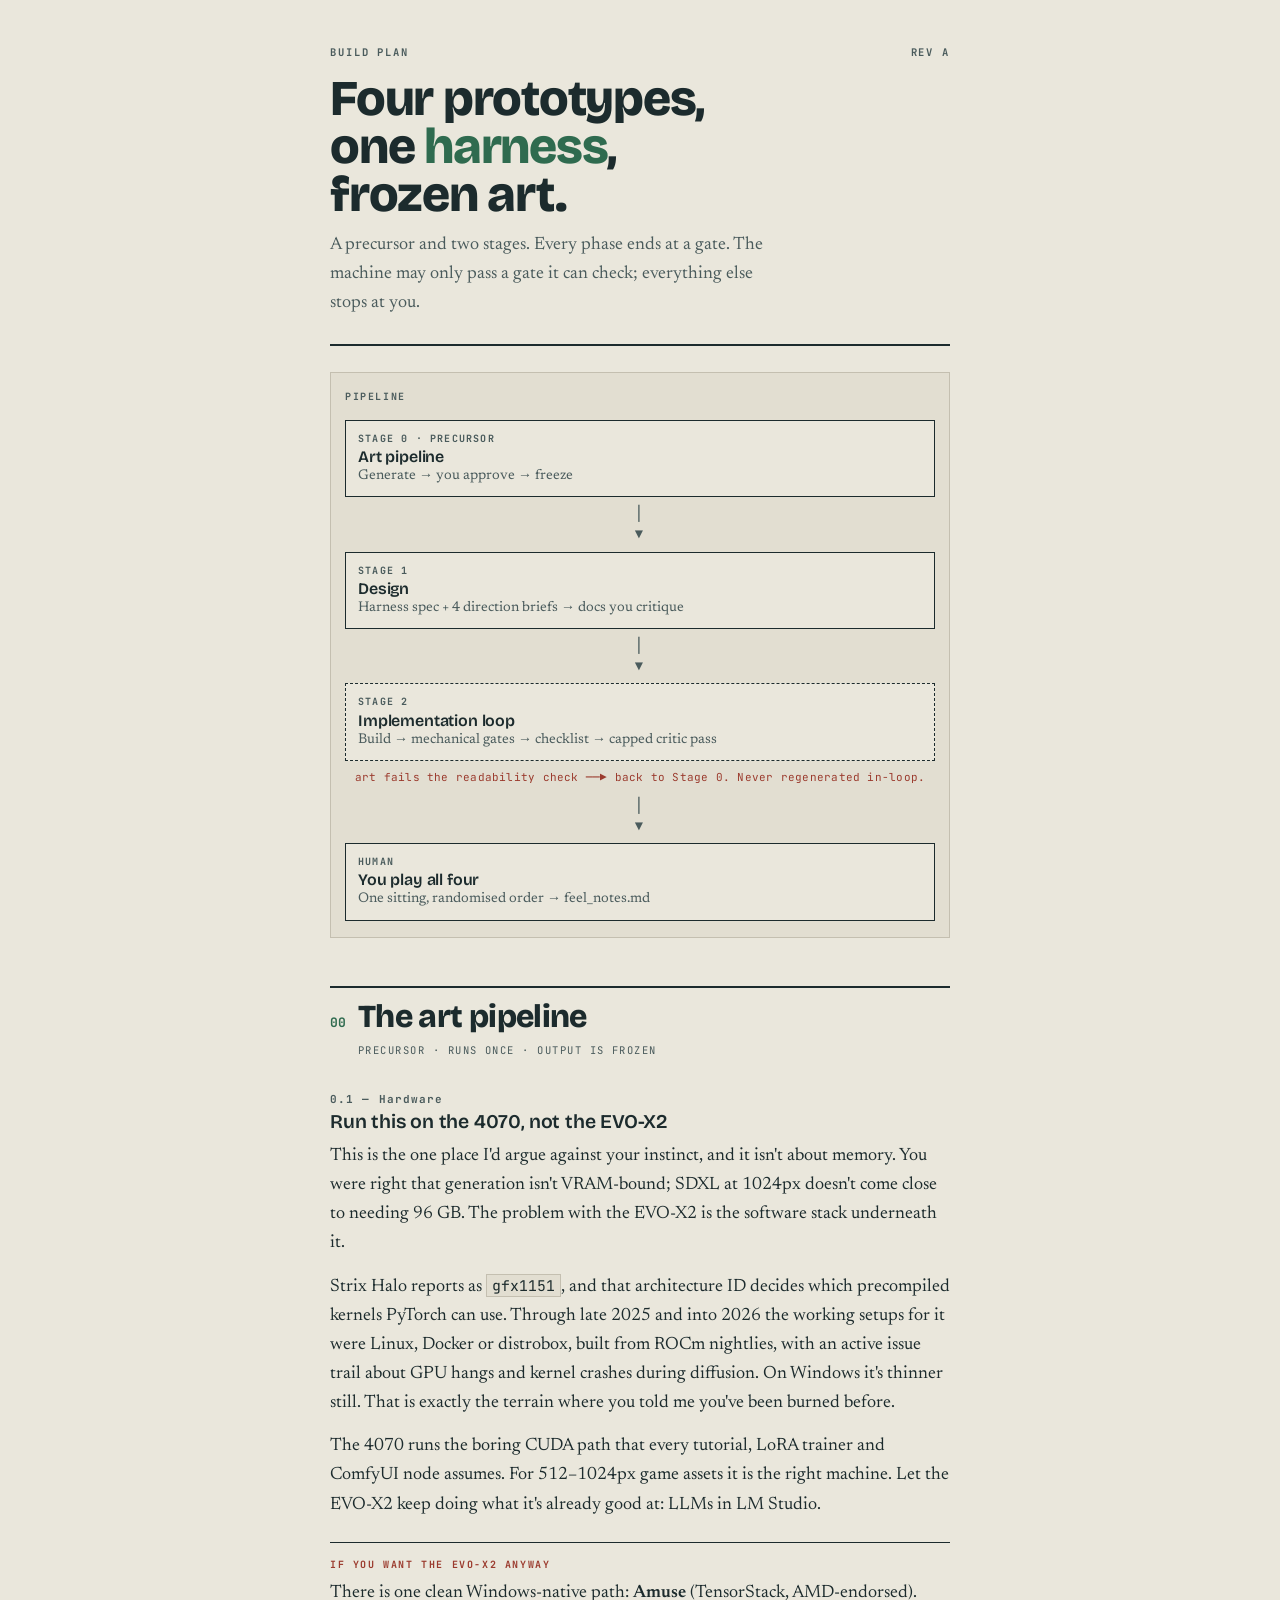
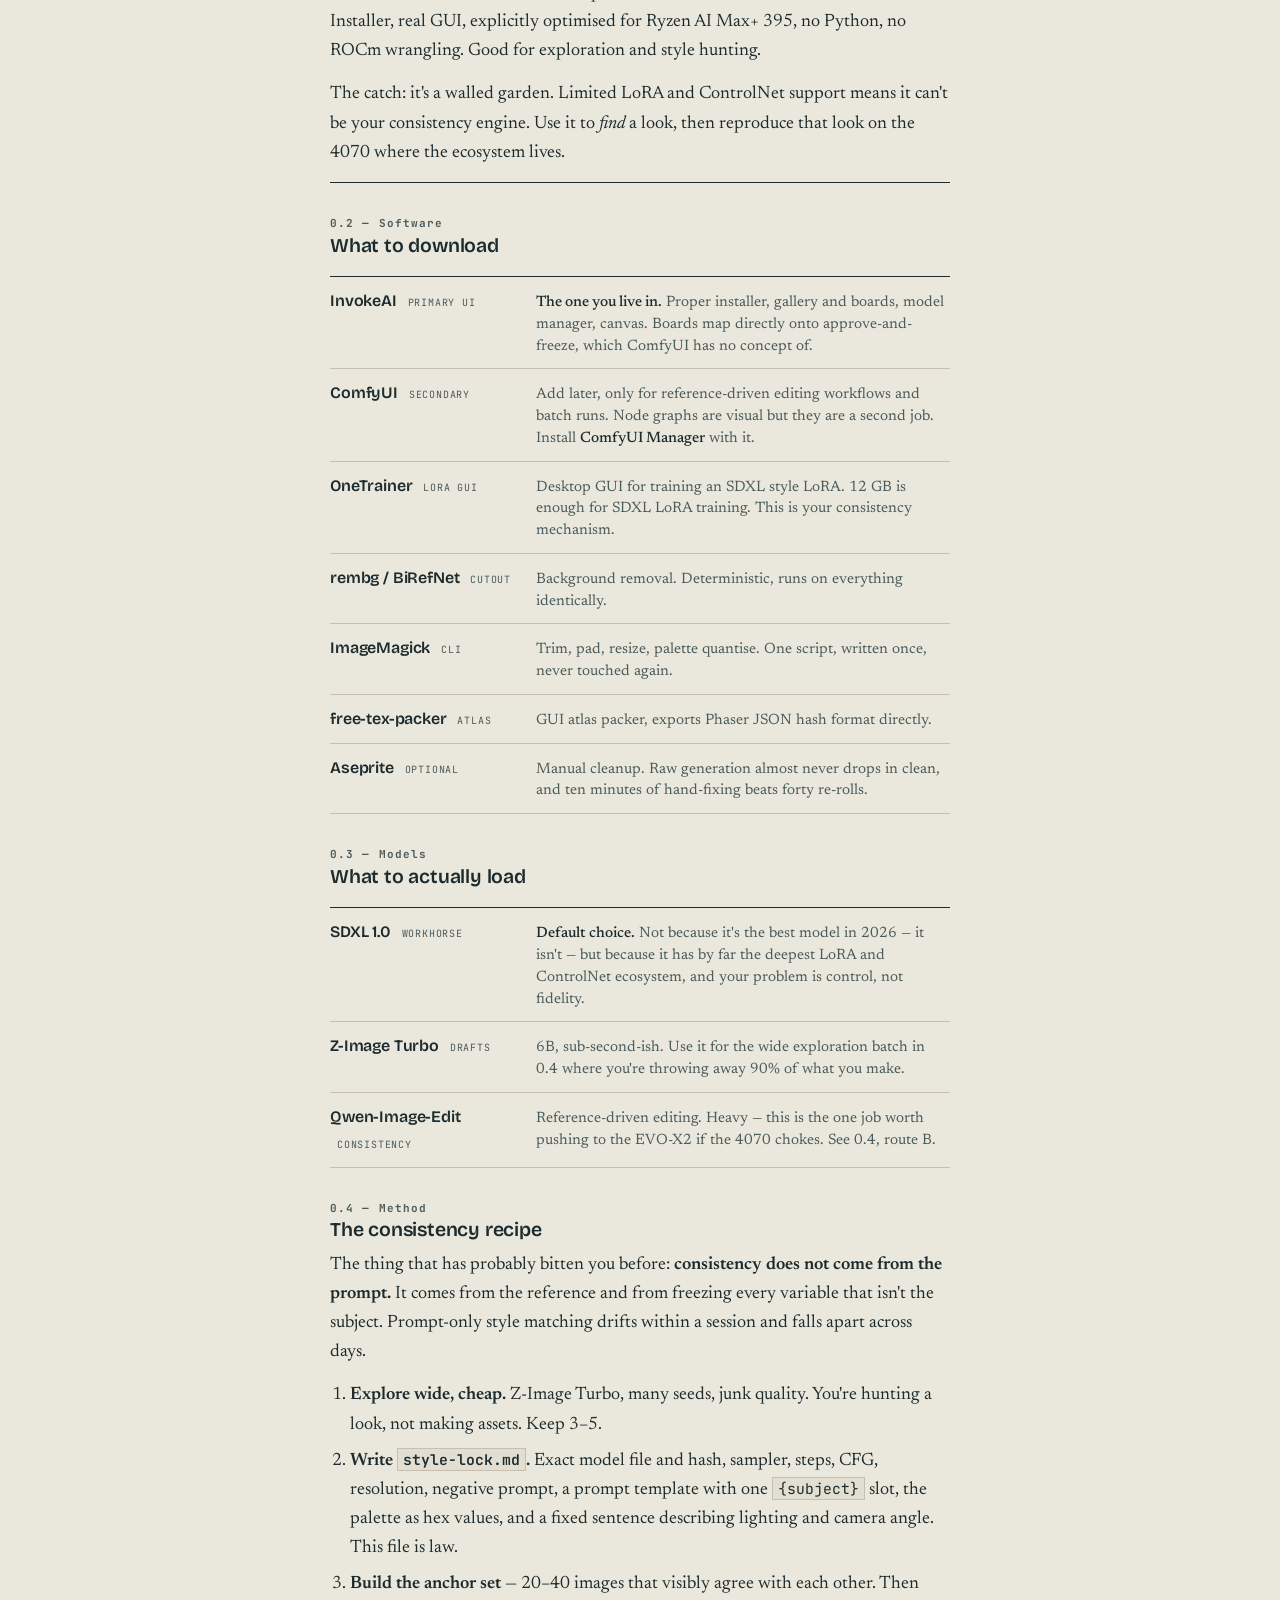
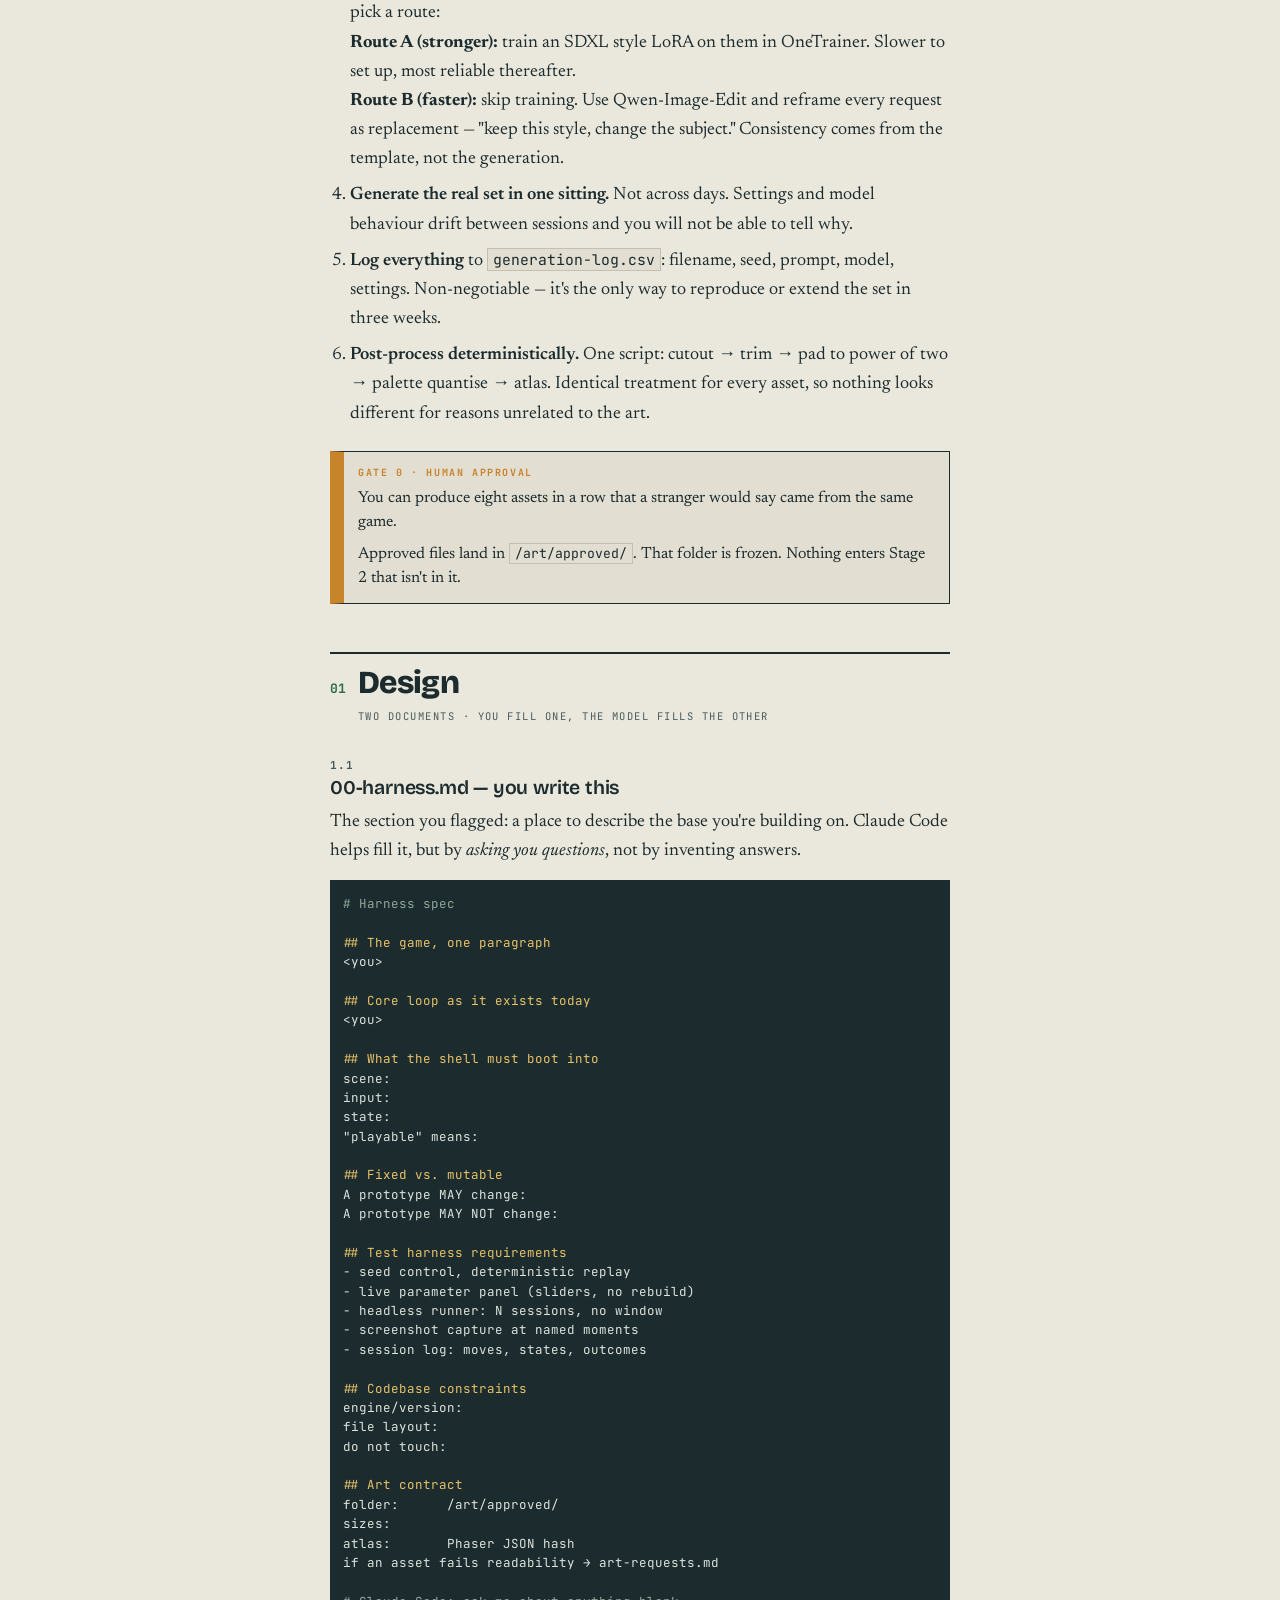
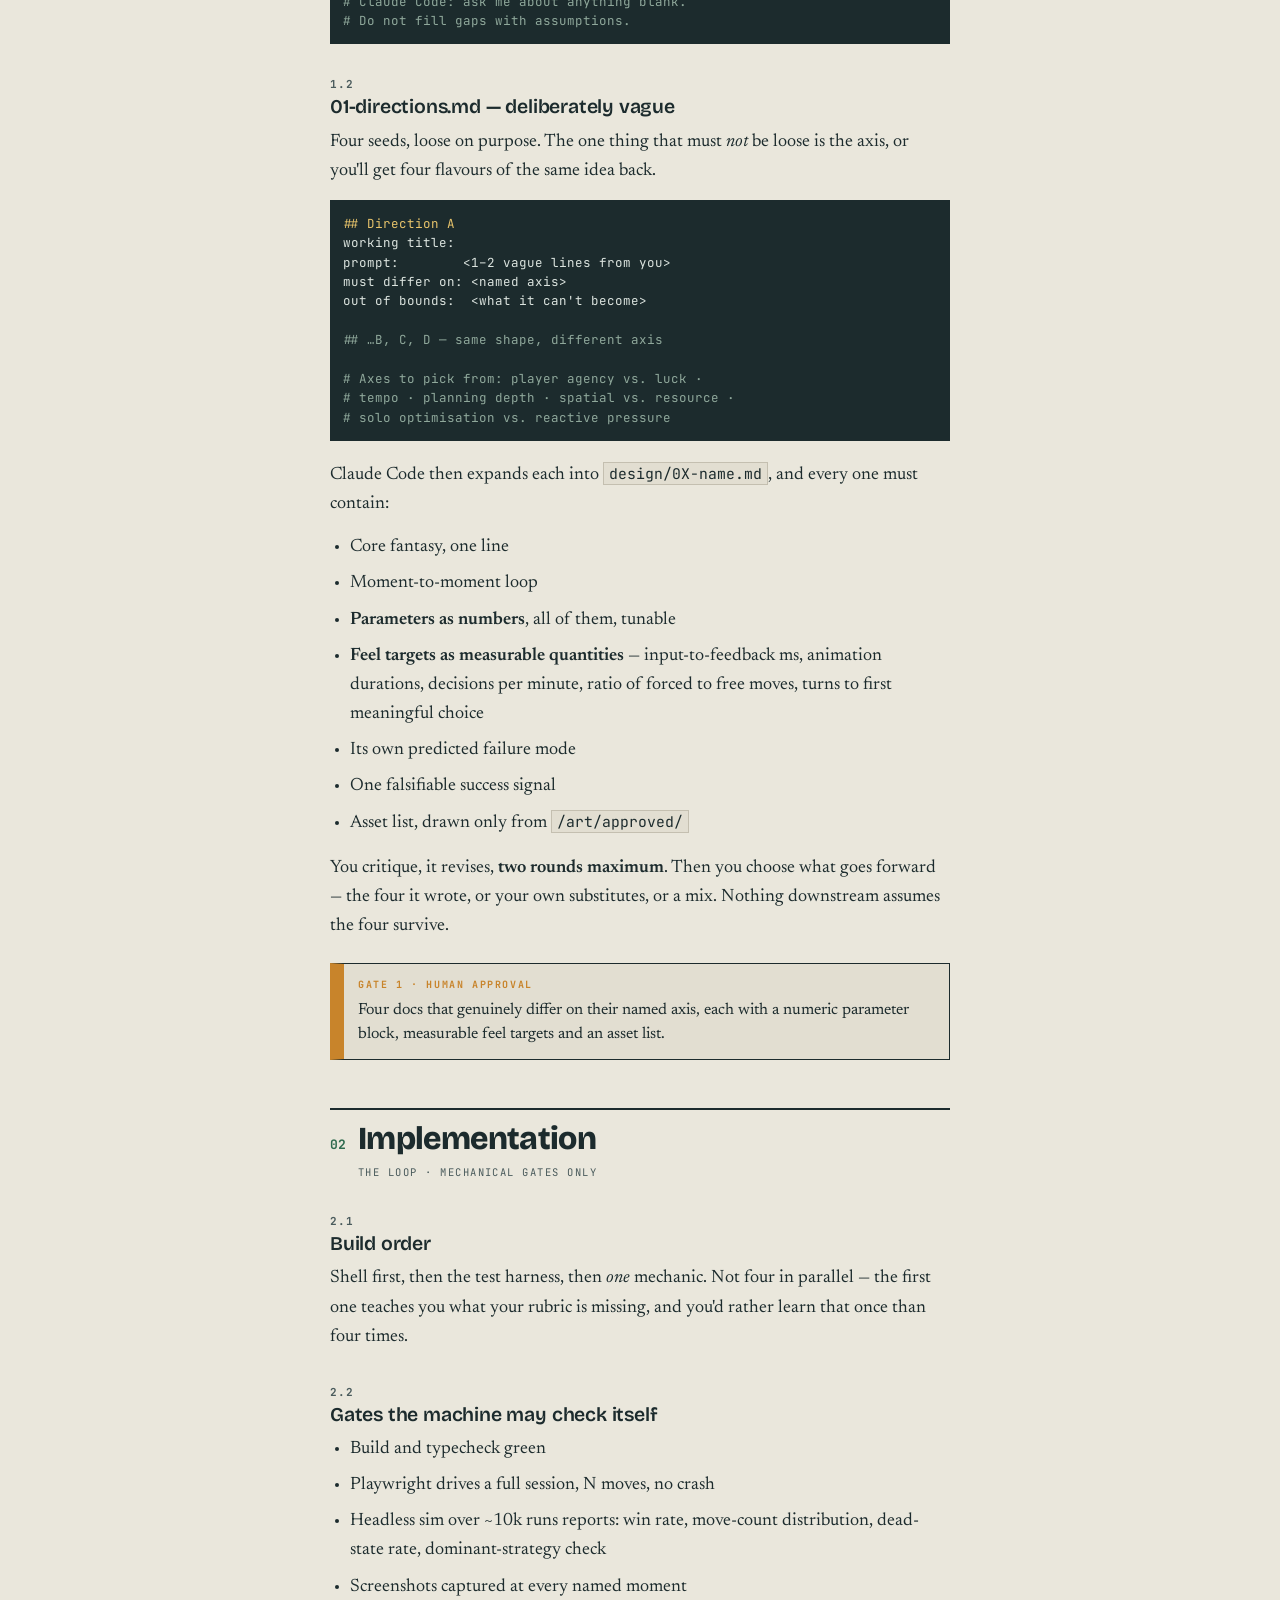
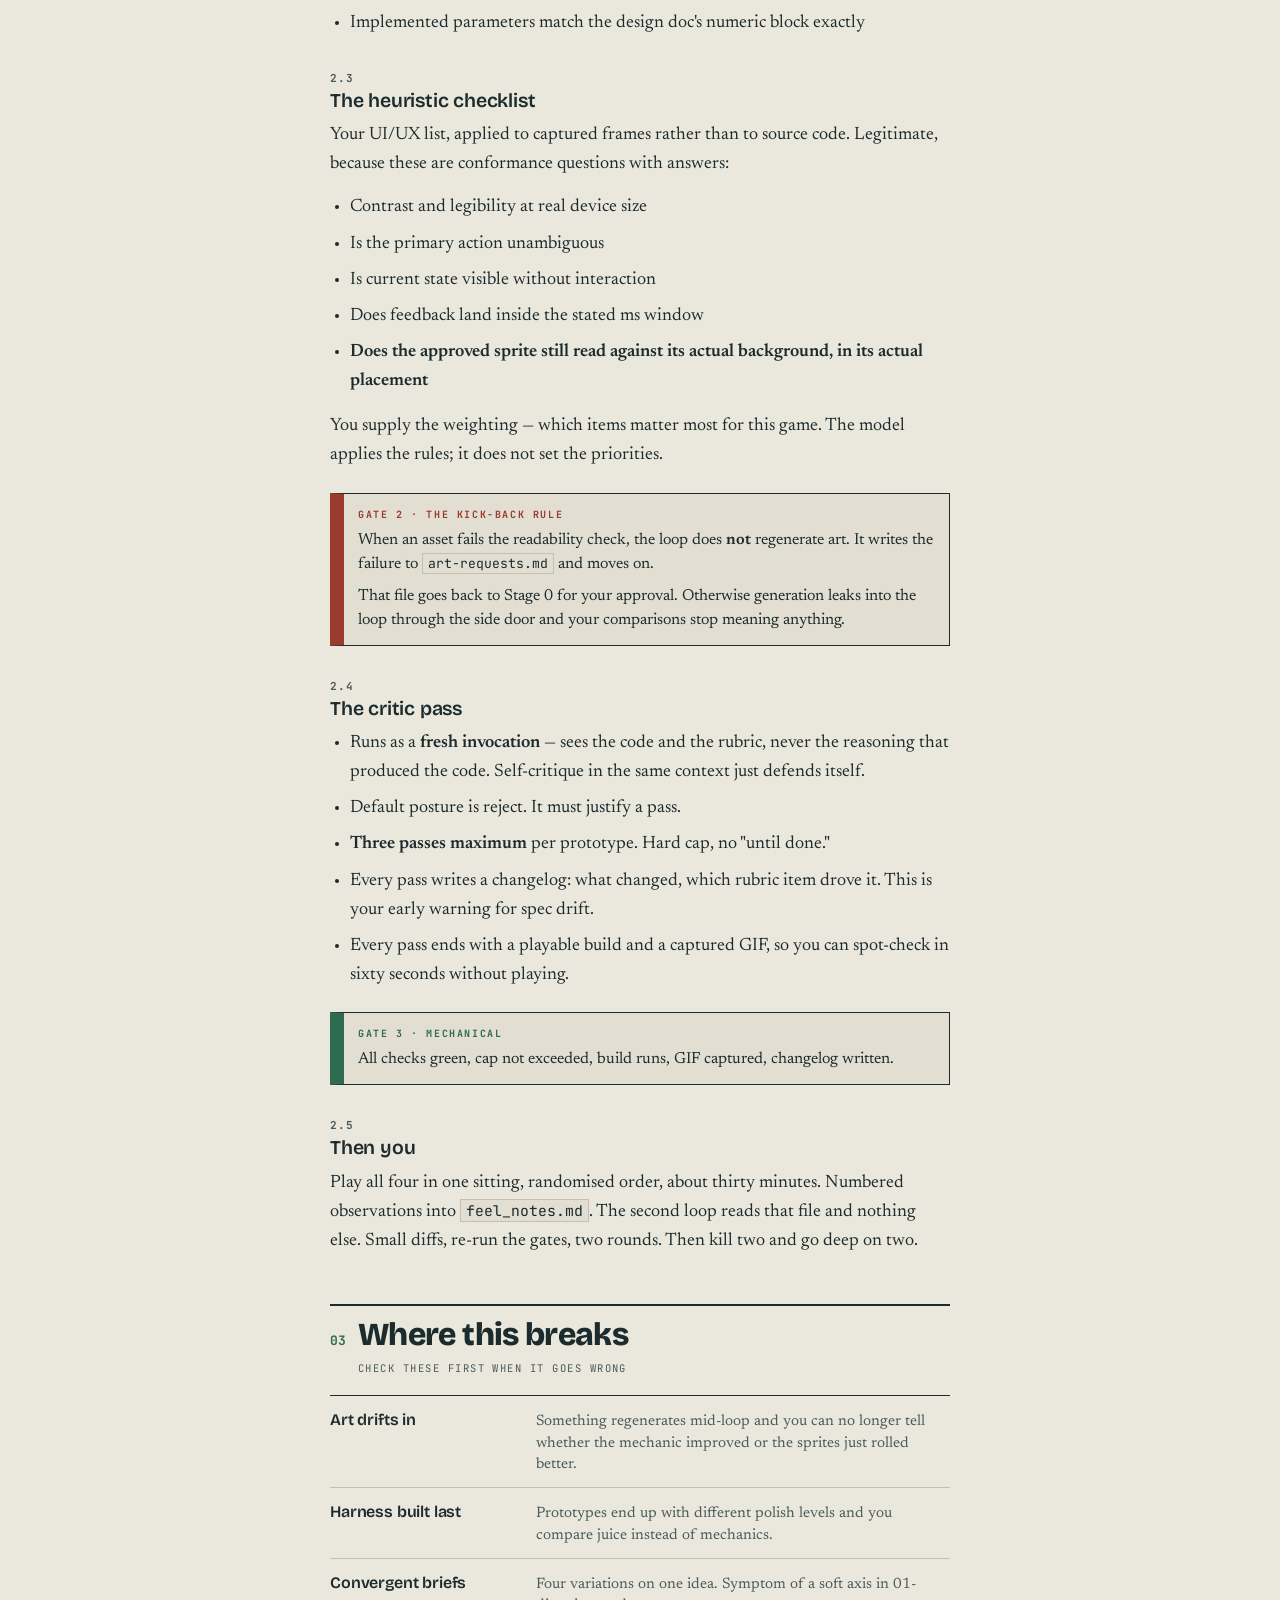
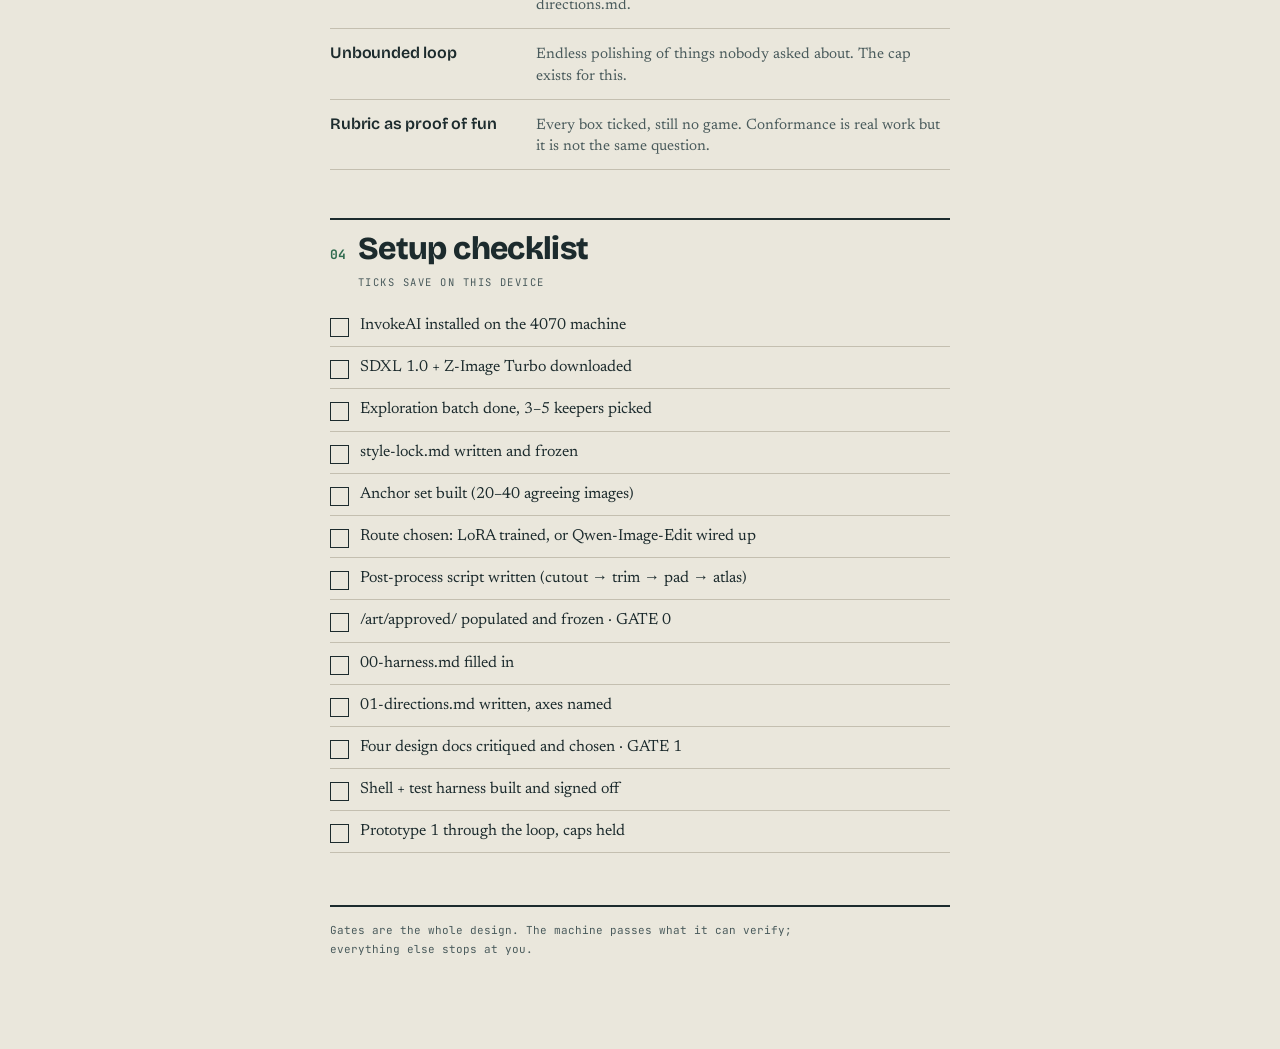
<file: misc_files/prototype-loop-plan.html>
<!DOCTYPE html>
<html lang="en">
<head>
<meta charset="utf-8">
<meta name="viewport" content="width=device-width, initial-scale=1, viewport-fit=cover">
<title>Prototype Loop — Build Plan</title>
<link rel="preconnect" href="https://fonts.googleapis.com">
<link rel="preconnect" href="https://fonts.gstatic.com" crossorigin>
<link href="https://fonts.googleapis.com/css2?family=Bricolage+Grotesque:opsz,wght@12..96,600;12..96,800&family=Newsreader:ital,opsz,wght@0,6..72,400;0,6..72,500;1,6..72,400&family=JetBrains+Mono:wght@400;700&display=swap" rel="stylesheet">
<style>
:root{
  --paper:#EAE7DC;
  --paper-2:#E2DED1;
  --ink:#1C2B2D;
  --ink-soft:#4A5B5C;
  --rule:#C4BFB0;
  --pass:#2F6B4F;
  --human:#C8842B;
  --stop:#9B3B2E;
  --gutter:20px;
  --rail:14px;
}
*{box-sizing:border-box}
html{-webkit-text-size-adjust:100%}
body{
  margin:0;
  background:var(--paper);
  color:var(--ink);
  font-family:"Newsreader",Georgia,serif;
  font-size:17.5px;
  line-height:1.62;
  font-optical-sizing:auto;
  -webkit-font-smoothing:antialiased;
}
.wrap{max-width:660px;margin:0 auto;padding:0 var(--gutter) 90px}

/* ---------- masthead ---------- */
header.mast{padding:44px 0 26px;border-bottom:2px solid var(--ink)}
.eyebrow{
  font-family:"JetBrains Mono",monospace;font-size:10.5px;font-weight:700;
  letter-spacing:.18em;text-transform:uppercase;color:var(--ink-soft);
  display:flex;justify-content:space-between;gap:10px;flex-wrap:wrap
}
h1{
  font-family:"Bricolage Grotesque",system-ui,sans-serif;
  font-weight:800;font-size:clamp(34px,10vw,50px);line-height:.96;
  letter-spacing:-.025em;margin:14px 0 12px;
}
h1 em{font-style:normal;color:var(--pass)}
.standfirst{font-size:18px;color:var(--ink-soft);margin:0;max-width:46ch}

/* ---------- flow diagram ---------- */
.flow{margin:26px 0 8px;border:1.5px solid var(--rule);background:var(--paper-2);padding:16px 14px}
.flow-title{font-family:"JetBrains Mono",monospace;font-size:10px;font-weight:700;letter-spacing:.16em;text-transform:uppercase;color:var(--ink-soft);margin-bottom:14px}
.node{position:relative;padding:10px 12px;border:1.5px solid var(--ink);background:var(--paper);margin-bottom:0}
.node .n-k{font-family:"JetBrains Mono",monospace;font-size:10px;font-weight:700;letter-spacing:.12em;color:var(--ink-soft)}
.node .n-t{font-family:"Bricolage Grotesque",sans-serif;font-weight:600;font-size:16px;line-height:1.25;letter-spacing:-.01em}
.node .n-s{font-size:14px;color:var(--ink-soft);line-height:1.4}
.arrow{font-family:"JetBrains Mono",monospace;font-size:13px;color:var(--ink-soft);text-align:center;padding:6px 0;letter-spacing:.1em}
.node.loopy{border-style:dashed}
.loop-back{font-family:"JetBrains Mono",monospace;font-size:11px;color:var(--stop);text-align:center;padding:8px 0 2px;letter-spacing:.02em}

/* ---------- sections ---------- */
section{margin-top:48px}
.sec-head{display:flex;gap:12px;align-items:baseline;border-top:2px solid var(--ink);padding-top:12px}
.sec-num{font-family:"JetBrains Mono",monospace;font-weight:700;font-size:13px;color:var(--pass);flex:none;padding-top:6px}
h2{
  font-family:"Bricolage Grotesque",sans-serif;font-weight:800;
  font-size:clamp(25px,6.4vw,32px);line-height:1.06;letter-spacing:-.02em;margin:0;
}
.sec-sub{font-family:"JetBrains Mono",monospace;font-size:10.5px;letter-spacing:.14em;text-transform:uppercase;color:var(--ink-soft);margin:8px 0 0 0}
h3{
  font-family:"Bricolage Grotesque",sans-serif;font-weight:600;font-size:19.5px;
  letter-spacing:-.01em;margin:34px 0 8px;line-height:1.25;
}
h3 .h-k{font-family:"JetBrains Mono",monospace;font-size:11px;font-weight:700;color:var(--ink-soft);letter-spacing:.1em;display:block;margin-bottom:3px}
p{margin:0 0 14px}
ul,ol{margin:0 0 16px;padding-left:20px}
li{margin-bottom:7px}
strong{font-weight:600}
code{font-family:"JetBrains Mono",monospace;font-size:.82em;background:var(--paper-2);padding:1px 5px;border:1px solid var(--rule);white-space:nowrap}

/* ---------- gate stamp (signature) ---------- */
.gate{
  border:1.5px solid var(--ink);border-left:var(--rail) solid var(--pass);
  background:var(--paper-2);padding:13px 14px;margin:22px 0 8px;
}
.gate.human{border-left-color:var(--human)}
.gate.stop{border-left-color:var(--stop)}
.gate-k{font-family:"JetBrains Mono",monospace;font-size:10px;font-weight:700;letter-spacing:.16em;text-transform:uppercase;color:var(--pass);margin-bottom:5px}
.gate.human .gate-k{color:var(--human)}
.gate.stop .gate-k{color:var(--stop)}
.gate p{margin:0;font-size:16px;line-height:1.5}
.gate p + p{margin-top:8px}

/* ---------- callouts ---------- */
.note{border-top:1.5px solid var(--ink);border-bottom:1.5px solid var(--ink);padding:14px 0;margin:22px 0}
.note-k{font-family:"JetBrains Mono",monospace;font-size:10px;font-weight:700;letter-spacing:.16em;text-transform:uppercase;color:var(--stop);margin-bottom:6px}
.note p:last-child{margin-bottom:0}

/* ---------- tables ---------- */
.tbl{margin:18px 0 22px;border-top:1.5px solid var(--ink)}
.row{border-bottom:1px solid var(--rule);padding:11px 0;display:grid;grid-template-columns:1fr;gap:2px}
.row .r-n{font-family:"Bricolage Grotesque",sans-serif;font-weight:600;font-size:16px;letter-spacing:-.01em}
.row .r-n span{font-family:"JetBrains Mono",monospace;font-size:10px;font-weight:400;color:var(--ink-soft);letter-spacing:.08em;text-transform:uppercase;margin-left:7px}
.row .r-d{font-size:15px;color:var(--ink-soft);line-height:1.45}
.row .r-d b{color:var(--ink);font-weight:500}

/* ---------- code / md templates ---------- */
pre{
  font-family:"JetBrains Mono",monospace;font-size:12.5px;line-height:1.55;
  background:var(--ink);color:#DCE4DF;padding:14px 13px;margin:14px 0 20px;
  overflow-x:auto;-webkit-overflow-scrolling:touch;white-space:pre;
}
pre .c{color:#8FA89B}
pre .h{color:#E8C46B}

/* ---------- checklist ---------- */
.chk{list-style:none;padding:0;margin:14px 0 20px}
.chk li{
  display:flex;gap:11px;align-items:flex-start;padding:9px 0;
  border-bottom:1px solid var(--rule);margin:0;cursor:pointer;
}
.chk input{
  appearance:none;-webkit-appearance:none;flex:none;
  width:19px;height:19px;margin:4px 0 0;border:1.5px solid var(--ink);
  background:var(--paper);cursor:pointer;position:relative;
}
.chk input:checked{background:var(--pass);border-color:var(--pass)}
.chk input:checked::after{
  content:"";position:absolute;left:5.5px;top:1.5px;width:5px;height:10px;
  border:solid var(--paper);border-width:0 2px 2px 0;transform:rotate(42deg);
}
.chk input:focus-visible{outline:2px solid var(--human);outline-offset:2px}
.chk label{font-size:16px;line-height:1.45;cursor:pointer}
.chk input:checked + label{color:var(--ink-soft);text-decoration:line-through;text-decoration-color:var(--rule)}

footer{margin-top:52px;border-top:2px solid var(--ink);padding-top:14px;
  font-family:"JetBrains Mono",monospace;font-size:11px;color:var(--ink-soft);line-height:1.7}

@media (min-width:620px){
  .row{grid-template-columns:190px 1fr;gap:16px;align-items:baseline}
  body{font-size:18px}
}
@media (prefers-reduced-motion:no-preference){
  section{animation:rise .5s ease both;animation-timeline:view();animation-range:entry 0% entry 22%}
  @keyframes rise{from{opacity:0;transform:translateY(10px)}to{opacity:1;transform:none}}
}
</style>
</head>
<body>
<div class="wrap">

<header class="mast">
  <div class="eyebrow"><span>Build plan</span><span>Rev A</span></div>
  <h1>Four prototypes,<br>one <em>harness</em>,<br>frozen art.</h1>
  <p class="standfirst">A precursor and two stages. Every phase ends at a gate. The machine may only pass a gate it can check; everything else stops at you.</p>
</header>

<div class="flow">
  <div class="flow-title">Pipeline</div>

  <div class="node">
    <div class="n-k">STAGE 0 · PRECURSOR</div>
    <div class="n-t">Art pipeline</div>
    <div class="n-s">Generate → you approve → freeze</div>
  </div>
  <div class="arrow">│<br>▼</div>
  <div class="node">
    <div class="n-k">STAGE 1</div>
    <div class="n-t">Design</div>
    <div class="n-s">Harness spec + 4 direction briefs → docs you critique</div>
  </div>
  <div class="arrow">│<br>▼</div>
  <div class="node loopy">
    <div class="n-k">STAGE 2</div>
    <div class="n-t">Implementation loop</div>
    <div class="n-s">Build → mechanical gates → checklist → capped critic pass</div>
  </div>
  <div class="loop-back">art fails the readability check ──▶ back to Stage 0. Never regenerated in-loop.</div>
  <div class="arrow">│<br>▼</div>
  <div class="node">
    <div class="n-k">HUMAN</div>
    <div class="n-t">You play all four</div>
    <div class="n-s">One sitting, randomised order → feel_notes.md</div>
  </div>
</div>

<!-- ============ STAGE 0 ============ -->
<section>
  <div class="sec-head">
    <div class="sec-num">00</div>
    <div>
      <h2>The art pipeline</h2>
      <p class="sec-sub">Precursor · runs once · output is frozen</p>
    </div>
  </div>

  <h3><span class="h-k">0.1 — Hardware</span>Run this on the 4070, not the EVO-X2</h3>
  <p>This is the one place I'd argue against your instinct, and it isn't about memory. You were right that generation isn't VRAM-bound; SDXL at 1024px doesn't come close to needing 96 GB. The problem with the EVO-X2 is the software stack underneath it.</p>
  <p>Strix Halo reports as <code>gfx1151</code>, and that architecture ID decides which precompiled kernels PyTorch can use. Through late 2025 and into 2026 the working setups for it were Linux, Docker or distrobox, built from ROCm nightlies, with an active issue trail about GPU hangs and kernel crashes during diffusion. On Windows it's thinner still. That is exactly the terrain where you told me you've been burned before.</p>
  <p>The 4070 runs the boring CUDA path that every tutorial, LoRA trainer and ComfyUI node assumes. For 512–1024px game assets it is the right machine. Let the EVO-X2 keep doing what it's already good at: LLMs in LM Studio.</p>

  <div class="note">
    <div class="note-k">If you want the EVO-X2 anyway</div>
    <p>There is one clean Windows-native path: <strong>Amuse</strong> (TensorStack, AMD-endorsed). Installer, real GUI, explicitly optimised for Ryzen AI Max+ 395, no Python, no ROCm wrangling. Good for exploration and style hunting.</p>
    <p>The catch: it's a walled garden. Limited LoRA and ControlNet support means it can't be your consistency engine. Use it to <em>find</em> a look, then reproduce that look on the 4070 where the ecosystem lives.</p>
  </div>

  <h3><span class="h-k">0.2 — Software</span>What to download</h3>
  <div class="tbl">
    <div class="row"><div class="r-n">InvokeAI <span>primary UI</span></div><div class="r-d"><b>The one you live in.</b> Proper installer, gallery and boards, model manager, canvas. Boards map directly onto approve-and-freeze, which ComfyUI has no concept of.</div></div>
    <div class="row"><div class="r-n">ComfyUI <span>secondary</span></div><div class="r-d">Add later, only for reference-driven editing workflows and batch runs. Node graphs are visual but they are a second job. Install <b>ComfyUI Manager</b> with it.</div></div>
    <div class="row"><div class="r-n">OneTrainer <span>LoRA GUI</span></div><div class="r-d">Desktop GUI for training an SDXL style LoRA. 12 GB is enough for SDXL LoRA training. This is your consistency mechanism.</div></div>
    <div class="row"><div class="r-n">rembg / BiRefNet <span>cutout</span></div><div class="r-d">Background removal. Deterministic, runs on everything identically.</div></div>
    <div class="row"><div class="r-n">ImageMagick <span>cli</span></div><div class="r-d">Trim, pad, resize, palette quantise. One script, written once, never touched again.</div></div>
    <div class="row"><div class="r-n">free-tex-packer <span>atlas</span></div><div class="r-d">GUI atlas packer, exports Phaser JSON hash format directly.</div></div>
    <div class="row"><div class="r-n">Aseprite <span>optional</span></div><div class="r-d">Manual cleanup. Raw generation almost never drops in clean, and ten minutes of hand-fixing beats forty re-rolls.</div></div>
  </div>

  <h3><span class="h-k">0.3 — Models</span>What to actually load</h3>
  <div class="tbl">
    <div class="row"><div class="r-n">SDXL 1.0 <span>workhorse</span></div><div class="r-d"><b>Default choice.</b> Not because it's the best model in 2026 — it isn't — but because it has by far the deepest LoRA and ControlNet ecosystem, and your problem is control, not fidelity.</div></div>
    <div class="row"><div class="r-n">Z-Image Turbo <span>drafts</span></div><div class="r-d">6B, sub-second-ish. Use it for the wide exploration batch in 0.4 where you're throwing away 90% of what you make.</div></div>
    <div class="row"><div class="r-n">Qwen-Image-Edit <span>consistency</span></div><div class="r-d">Reference-driven editing. Heavy — this is the one job worth pushing to the EVO-X2 if the 4070 chokes. See 0.4, route B.</div></div>
  </div>

  <h3><span class="h-k">0.4 — Method</span>The consistency recipe</h3>
  <p>The thing that has probably bitten you before: <strong>consistency does not come from the prompt.</strong> It comes from the reference and from freezing every variable that isn't the subject. Prompt-only style matching drifts within a session and falls apart across days.</p>
  <ol>
    <li><strong>Explore wide, cheap.</strong> Z-Image Turbo, many seeds, junk quality. You're hunting a look, not making assets. Keep 3–5.</li>
    <li><strong>Write <code>style-lock.md</code>.</strong> Exact model file and hash, sampler, steps, CFG, resolution, negative prompt, a prompt template with one <code>{subject}</code> slot, the palette as hex values, and a fixed sentence describing lighting and camera angle. This file is law.</li>
    <li><strong>Build the anchor set</strong> — 20–40 images that visibly agree with each other. Then pick a route:
      <br><b>Route A (stronger):</b> train an SDXL style LoRA on them in OneTrainer. Slower to set up, most reliable thereafter.
      <br><b>Route B (faster):</b> skip training. Use Qwen-Image-Edit and reframe every request as replacement — "keep this style, change the subject." Consistency comes from the template, not the generation.</li>
    <li><strong>Generate the real set in one sitting.</strong> Not across days. Settings and model behaviour drift between sessions and you will not be able to tell why.</li>
    <li><strong>Log everything</strong> to <code>generation-log.csv</code>: filename, seed, prompt, model, settings. Non-negotiable — it's the only way to reproduce or extend the set in three weeks.</li>
    <li><strong>Post-process deterministically.</strong> One script: cutout → trim → pad to power of two → palette quantise → atlas. Identical treatment for every asset, so nothing looks different for reasons unrelated to the art.</li>
  </ol>

  <div class="gate human">
    <div class="gate-k">Gate 0 · human approval</div>
    <p>You can produce eight assets in a row that a stranger would say came from the same game.</p>
    <p>Approved files land in <code>/art/approved/</code>. That folder is frozen. Nothing enters Stage 2 that isn't in it.</p>
  </div>
</section>

<!-- ============ STAGE 1 ============ -->
<section>
  <div class="sec-head">
    <div class="sec-num">01</div>
    <div>
      <h2>Design</h2>
      <p class="sec-sub">Two documents · you fill one, the model fills the other</p>
    </div>
  </div>

  <h3><span class="h-k">1.1</span>00-harness.md — you write this</h3>
  <p>The section you flagged: a place to describe the base you're building on. Claude Code helps fill it, but by <em>asking you questions</em>, not by inventing answers.</p>
  <pre><span class="c"># Harness spec</span>

<span class="h">## The game, one paragraph</span>
&lt;you&gt;

<span class="h">## Core loop as it exists today</span>
&lt;you&gt;

<span class="h">## What the shell must boot into</span>
scene:
input:
state:
"playable" means:

<span class="h">## Fixed vs. mutable</span>
A prototype MAY change:
A prototype MAY NOT change:

<span class="h">## Test harness requirements</span>
- seed control, deterministic replay
- live parameter panel (sliders, no rebuild)
- headless runner: N sessions, no window
- screenshot capture at named moments
- session log: moves, states, outcomes

<span class="h">## Codebase constraints</span>
engine/version:
file layout:
do not touch:

<span class="h">## Art contract</span>
folder:      /art/approved/
sizes:
atlas:       Phaser JSON hash
if an asset fails readability → art-requests.md

<span class="c"># Claude Code: ask me about anything blank.</span>
<span class="c"># Do not fill gaps with assumptions.</span></pre>

  <h3><span class="h-k">1.2</span>01-directions.md — deliberately vague</h3>
  <p>Four seeds, loose on purpose. The one thing that must <em>not</em> be loose is the axis, or you'll get four flavours of the same idea back.</p>
  <pre><span class="h">## Direction A</span>
working title:
prompt:        &lt;1–2 vague lines from you&gt;
must differ on: &lt;named axis&gt;
out of bounds:  &lt;what it can't become&gt;

<span class="c">## …B, C, D — same shape, different axis</span>

<span class="c"># Axes to pick from: player agency vs. luck ·</span>
<span class="c"># tempo · planning depth · spatial vs. resource ·</span>
<span class="c"># solo optimisation vs. reactive pressure</span></pre>
  <p>Claude Code then expands each into <code>design/0X-name.md</code>, and every one must contain:</p>
  <ul>
    <li>Core fantasy, one line</li>
    <li>Moment-to-moment loop</li>
    <li><strong>Parameters as numbers</strong>, all of them, tunable</li>
    <li><strong>Feel targets as measurable quantities</strong> — input-to-feedback ms, animation durations, decisions per minute, ratio of forced to free moves, turns to first meaningful choice</li>
    <li>Its own predicted failure mode</li>
    <li>One falsifiable success signal</li>
    <li>Asset list, drawn only from <code>/art/approved/</code></li>
  </ul>
  <p>You critique, it revises, <strong>two rounds maximum</strong>. Then you choose what goes forward — the four it wrote, or your own substitutes, or a mix. Nothing downstream assumes the four survive.</p>

  <div class="gate human">
    <div class="gate-k">Gate 1 · human approval</div>
    <p>Four docs that genuinely differ on their named axis, each with a numeric parameter block, measurable feel targets and an asset list.</p>
  </div>
</section>

<!-- ============ STAGE 2 ============ -->
<section>
  <div class="sec-head">
    <div class="sec-num">02</div>
    <div>
      <h2>Implementation</h2>
      <p class="sec-sub">The loop · mechanical gates only</p>
    </div>
  </div>

  <h3><span class="h-k">2.1</span>Build order</h3>
  <p>Shell first, then the test harness, then <em>one</em> mechanic. Not four in parallel — the first one teaches you what your rubric is missing, and you'd rather learn that once than four times.</p>

  <h3><span class="h-k">2.2</span>Gates the machine may check itself</h3>
  <ul>
    <li>Build and typecheck green</li>
    <li>Playwright drives a full session, N moves, no crash</li>
    <li>Headless sim over ~10k runs reports: win rate, move-count distribution, dead-state rate, dominant-strategy check</li>
    <li>Screenshots captured at every named moment</li>
    <li>Implemented parameters match the design doc's numeric block exactly</li>
  </ul>

  <h3><span class="h-k">2.3</span>The heuristic checklist</h3>
  <p>Your UI/UX list, applied to captured frames rather than to source code. Legitimate, because these are conformance questions with answers:</p>
  <ul>
    <li>Contrast and legibility at real device size</li>
    <li>Is the primary action unambiguous</li>
    <li>Is current state visible without interaction</li>
    <li>Does feedback land inside the stated ms window</li>
    <li><strong>Does the approved sprite still read against its actual background, in its actual placement</strong></li>
  </ul>
  <p>You supply the weighting — which items matter most for this game. The model applies the rules; it does not set the priorities.</p>

  <div class="gate stop">
    <div class="gate-k">Gate 2 · the kick-back rule</div>
    <p>When an asset fails the readability check, the loop does <strong>not</strong> regenerate art. It writes the failure to <code>art-requests.md</code> and moves on.</p>
    <p>That file goes back to Stage 0 for your approval. Otherwise generation leaks into the loop through the side door and your comparisons stop meaning anything.</p>
  </div>

  <h3><span class="h-k">2.4</span>The critic pass</h3>
  <ul>
    <li>Runs as a <strong>fresh invocation</strong> — sees the code and the rubric, never the reasoning that produced the code. Self-critique in the same context just defends itself.</li>
    <li>Default posture is reject. It must justify a pass.</li>
    <li><strong>Three passes maximum</strong> per prototype. Hard cap, no "until done."</li>
    <li>Every pass writes a changelog: what changed, which rubric item drove it. This is your early warning for spec drift.</li>
    <li>Every pass ends with a playable build and a captured GIF, so you can spot-check in sixty seconds without playing.</li>
  </ul>

  <div class="gate">
    <div class="gate-k">Gate 3 · mechanical</div>
    <p>All checks green, cap not exceeded, build runs, GIF captured, changelog written.</p>
  </div>

  <h3><span class="h-k">2.5</span>Then you</h3>
  <p>Play all four in one sitting, randomised order, about thirty minutes. Numbered observations into <code>feel_notes.md</code>. The second loop reads that file and nothing else. Small diffs, re-run the gates, two rounds. Then kill two and go deep on two.</p>
</section>

<!-- ============ RISKS ============ -->
<section>
  <div class="sec-head">
    <div class="sec-num">03</div>
    <div>
      <h2>Where this breaks</h2>
      <p class="sec-sub">Check these first when it goes wrong</p>
    </div>
  </div>
  <div class="tbl">
    <div class="row"><div class="r-n">Art drifts in</div><div class="r-d">Something regenerates mid-loop and you can no longer tell whether the mechanic improved or the sprites just rolled better.</div></div>
    <div class="row"><div class="r-n">Harness built last</div><div class="r-d">Prototypes end up with different polish levels and you compare juice instead of mechanics.</div></div>
    <div class="row"><div class="r-n">Convergent briefs</div><div class="r-d">Four variations on one idea. Symptom of a soft axis in 01-directions.md.</div></div>
    <div class="row"><div class="r-n">Unbounded loop</div><div class="r-d">Endless polishing of things nobody asked about. The cap exists for this.</div></div>
    <div class="row"><div class="r-n">Rubric as proof of fun</div><div class="r-d">Every box ticked, still no game. Conformance is real work but it is not the same question.</div></div>
  </div>
</section>

<!-- ============ CHECKLIST ============ -->
<section>
  <div class="sec-head">
    <div class="sec-num">04</div>
    <div>
      <h2>Setup checklist</h2>
      <p class="sec-sub">Ticks save on this device</p>
    </div>
  </div>
  <ul class="chk" id="chk">
    <li><input type="checkbox" id="c1"><label for="c1">InvokeAI installed on the 4070 machine</label></li>
    <li><input type="checkbox" id="c2"><label for="c2">SDXL 1.0 + Z-Image Turbo downloaded</label></li>
    <li><input type="checkbox" id="c3"><label for="c3">Exploration batch done, 3–5 keepers picked</label></li>
    <li><input type="checkbox" id="c4"><label for="c4">style-lock.md written and frozen</label></li>
    <li><input type="checkbox" id="c5"><label for="c5">Anchor set built (20–40 agreeing images)</label></li>
    <li><input type="checkbox" id="c6"><label for="c6">Route chosen: LoRA trained, or Qwen-Image-Edit wired up</label></li>
    <li><input type="checkbox" id="c7"><label for="c7">Post-process script written (cutout → trim → pad → atlas)</label></li>
    <li><input type="checkbox" id="c8"><label for="c8">/art/approved/ populated and frozen · GATE 0</label></li>
    <li><input type="checkbox" id="c9"><label for="c9">00-harness.md filled in</label></li>
    <li><input type="checkbox" id="c10"><label for="c10">01-directions.md written, axes named</label></li>
    <li><input type="checkbox" id="c11"><label for="c11">Four design docs critiqued and chosen · GATE 1</label></li>
    <li><input type="checkbox" id="c12"><label for="c12">Shell + test harness built and signed off</label></li>
    <li><input type="checkbox" id="c13"><label for="c13">Prototype 1 through the loop, caps held</label></li>
  </ul>
</section>

<footer>
  Gates are the whole design. The machine passes what it can verify;<br>
  everything else stops at you.
</footer>

</div>

<script>
(function(){
  var boxes = document.querySelectorAll('#chk input');
  var KEY = 'plan:checks';
  var state = {};

  function save(){
    try { window.storage && window.storage.set(KEY, JSON.stringify(state)); } catch(e){}
  }
  function bind(){
    boxes.forEach(function(b){
      b.checked = !!state[b.id];
      b.addEventListener('change', function(){
        state[b.id] = b.checked;
        save();
      });
    });
  }
  (async function(){
    try {
      var r = await window.storage.get(KEY);
      if (r && r.value) state = JSON.parse(r.value);
    } catch(e){ state = {}; }
    bind();
  })();
})();
</script>
</body>
</html>
</file>
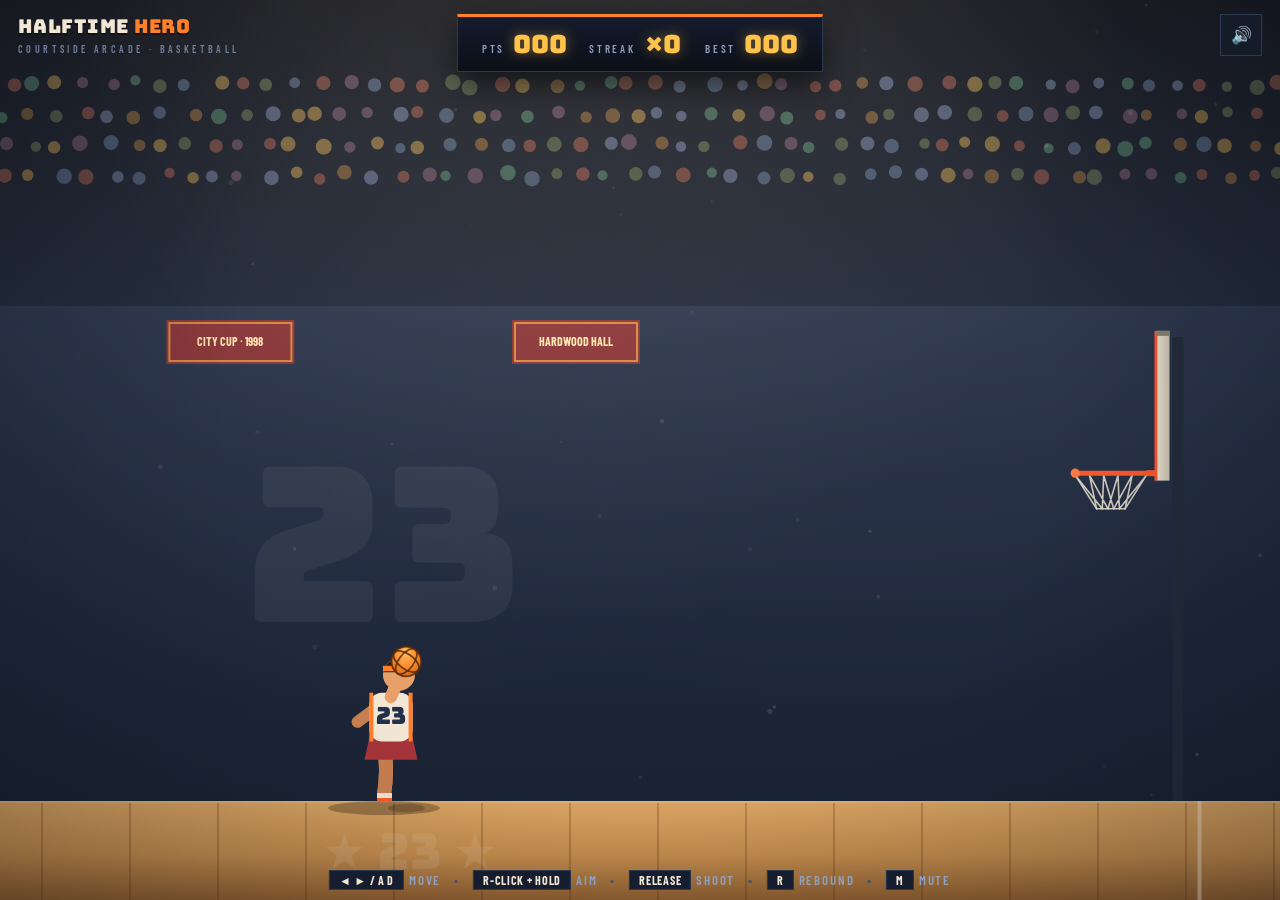
<file: misc_files/qwen27b_test.html>
<!DOCTYPE html>
<html lang="en">
<head>
<meta charset="UTF-8">
<meta name="viewport" content="width=device-width, initial-scale=1">
<title>Halftime Hero — Courtside Hoops</title>
<link rel="preconnect" href="https://fonts.googleapis.com">
<link rel="preconnect" href="https://fonts.gstatic.com" crossorigin>
<link href="https://fonts.googleapis.com/css2?family=Bungee&family=Barlow+Condensed:wght@500;600;700&display=swap" rel="stylesheet">
<style>
  :root{
    --cream:#f2e7d5; --orange:#ff7f2a; --gold:#ffc24b; --red:#a5343a;
    --ink:#10151f; --line:#2c3a52; --mut:#8fa0bd;
  }
  *{box-sizing:border-box; margin:0; padding:0;}
  html,body{height:100%; overflow:hidden; background:var(--ink);
    font-family:'Barlow Condensed',sans-serif; user-select:none; -webkit-user-select:none;}
  canvas{display:block; cursor:crosshair;}
  .hud{position:fixed; inset:0; pointer-events:none; z-index:5;}
  header{display:grid; grid-template-columns:1fr auto 1fr; align-items:start; padding:14px 18px 0;}
  .brand{justify-self:start; display:flex; flex-direction:column; gap:2px;}
  .brand .l1{font-family:Bungee; font-size:19px; color:var(--cream); letter-spacing:.04em; text-shadow:0 2px 0 rgba(0,0,0,.4);}
  .brand .l1 em{font-style:normal; color:var(--orange);}
  .brand .l2{font-size:10px; letter-spacing:.34em; color:#6f80a0; font-weight:600; margin-top:2px;}
  .board{display:flex; gap:22px; align-items:center;
    background:linear-gradient(180deg,#141b2c,#0b0f17);
    border:1px solid var(--line); border-top:3px solid var(--orange);
    padding:10px 24px; box-shadow:0 12px 30px rgba(0,0,0,.55), inset 0 1px 0 rgba(255,255,255,.06);}
  .cell{display:flex; align-items:baseline; gap:8px; position:relative;}
  .cell label{font-size:11px; letter-spacing:.25em; color:var(--mut); font-weight:600;}
  .cell b{font-family:Bungee; font-size:25px; color:var(--gold);
    text-shadow:0 0 14px rgba(255,194,75,.45); min-width:2.2ch; text-align:center; font-weight:400;}
  #flame{font-size:16px; position:absolute; right:-15px; top:-15px; opacity:0;
    transform:scale(.4) rotate(-12deg); transition:all .25s cubic-bezier(.2,1.6,.4,1);}
  .board.fire #flame{opacity:1; transform:scale(1) rotate(-8deg); animation:flame .45s infinite alternate;}
  @keyframes flame{to{transform:scale(1.3) rotate(-3deg);}}
  .board.pop{animation:boardPop .5s cubic-bezier(.2,1.6,.4,1);}
  @keyframes boardPop{35%{transform:scale(1.09);}}
  .side{justify-self:end;}
  #mute{pointer-events:auto; width:42px; height:42px; font-size:17px;
    background:#141b29; color:var(--cream); border:1px solid var(--line); cursor:pointer;
    transition:all .15s;}
  #mute:hover{border-color:var(--orange); transform:translateY(-2px); box-shadow:0 6px 14px rgba(0,0,0,.4);}
  .hint{position:absolute; bottom:12px; left:50%; transform:translateX(-50%);
    display:flex; gap:13px; align-items:center; font-size:13px; letter-spacing:.14em;
    color:#8fa0bd; font-weight:600; white-space:nowrap;}
  .hint b{color:var(--cream); background:#151d2e; border:1px solid var(--line);
    padding:2px 9px; font-weight:700; letter-spacing:.06em; font-size:12px;}
  .hint .dot{color:#41506e;}
  #tipoff{position:absolute; top:36%; left:0; right:0; text-align:center;
    font-family:Bungee; font-size:clamp(44px,9vw,96px); color:var(--gold);
    text-shadow:0 6px 0 rgba(0,0,0,.35), 0 0 46px rgba(255,194,75,.35);
    letter-spacing:.06em; opacity:0; animation:tip 2s cubic-bezier(.2,1.4,.4,1) .5s forwards;}
  @keyframes tip{
    0%{opacity:0; transform:scale(.5);}
    18%{opacity:1; transform:scale(1.06);}
    30%{transform:scale(1);}
    72%{opacity:1;}
    100%{opacity:0; transform:scale(1.12) translateY(-16px);}
  }
</style>
</head>
<body>
<canvas id="game"></canvas>

<div class="hud">
  <header>
    <div class="brand">
      <span class="l1">HALFTIME <em>HERO</em></span>
      <span class="l2">COURTSIDE ARCADE · BASKETBALL</span>
    </div>
    <div class="board" id="board">
      <div class="cell"><label>PTS</label><b id="pts">000</b></div>
      <div class="cell"><label>STREAK</label><b id="stk">×0</b><span id="flame">🔥</span></div>
      <div class="cell"><label>BEST</label><b id="best">000</b></div>
    </div>
    <div class="side"><button id="mute" title="Mute (M)">🔊</button></div>
  </header>
  <div class="hint">
    <span><b>◄ ► / A D</b> MOVE</span><span class="dot">•</span>
    <span><b>R-CLICK + HOLD</b> AIM</span><span class="dot">•</span>
    <span><b>RELEASE</b> SHOOT</span><span class="dot">•</span>
    <span><b>R</b> REBOUND</span><span class="dot">•</span>
    <span><b>M</b> MUTE</span>
  </div>
  <div id="tipoff">TIP-OFF!</div>
</div>

<script>
(() => {
'use strict';
const cv = document.getElementById('game'), cx = cv.getContext('2d');
const $ = id => document.getElementById(id);
const clamp = (v,a,b) => Math.max(a, Math.min(b, v));
const easeOut = t => 1 - Math.pow(1 - t, 3);
let W=0, H=0, DPR=1;

/* ---------- layout (recomputed on resize) ---------- */
const L = {};
function layout(){
  W = innerWidth; H = innerHeight;
  DPR = Math.min(2, window.devicePixelRatio || 1);
  cv.width = W*DPR; cv.height = H*DPR;
  cv.style.width = W+'px'; cv.style.height = H+'px';
  cx.setTransform(DPR,0,0,DPR,0,0);
  L.floorY = H - Math.max(84, H*0.11);
  L.ph  = clamp(H*0.155, 96, 150);            // player height
  L.br  = clamp(Math.min(W,H)*0.0165, 11, 17);// ball radius
  L.hoopX = W - clamp(W*0.16, 120, 240);     // left rim end
  L.rimW  = L.br*4.8;
  L.rimY  = L.floorY - L.ph*2.35;
  L.boardX = L.hoopX + L.rimW + 10;
  L.boardW = 13;
  L.boardTop = L.rimY - L.ph*1.02;
  L.boardBot = L.rimY + L.br*0.5;
  L.netLen = L.br*2.4;
  L.g    = Math.max(H*2.15, 1450);
  L.maxV = clamp(Math.sqrt(2.15*H*Math.max(W,700))*1.05, 1000, 2600);
  buildCrowd(); buildDust();
}

/* ---------- state ---------- */
const player = { x:200, vx:0, face:1, phase:0, follow:0, followA:0 };
const ball   = { x:0, y:0, vx:0, vy:0, held:true, rot:0, age:0, rest:0,
                 scored:false, tRim:false, tBoard:false, ret:null };
let score=0, streak=0, best=0;
try{ best = +localStorage.getItem('hh-best') || 0; }catch(e){}
let hype=0, netSway=0, netStretch=0, rimGlow=0, shake=0, slowT=0, timeScale=1, tGlobal=0;
let aiming=false, lastNudge=-9;
const mouse = {x:0, y:0};
const keys  = {left:false, right:false};
let particles=[], popups=[], crowd=[], dust=[];

/* ---------- audio (WebAudio, synth only) ---------- */
let AC=null, muted=false;
function ac(){
  if(!AC){ const C=window.AudioContext||window.webkitAudioContext; if(C) AC=new C(); }
  if(AC && AC.state==='suspended') AC.resume();
  return AC;
}
function tone(f,f2,type,t,vol,delay=0){
  if(muted) return; const a=ac(); if(!a) return;
  const t0=a.currentTime+delay, o=a.createOscillator(), g=a.createGain();
  o.type=type; o.frequency.setValueAtTime(f,t0);
  if(f2) o.frequency.exponentialRampToValueAtTime(Math.max(30,f2), t0+t);
  g.gain.setValueAtTime(vol,t0);
  g.gain.exponentialRampToValueAtTime(0.0001, t0+t);
  o.connect(g); g.connect(a.destination); o.start(t0); o.stop(t0+t+0.05);
}
function noise(t,vol,f0,f1,delay=0){
  if(muted) return; const a=ac(); if(!a) return;
  const t0=a.currentTime+delay, n=Math.max(1,Math.floor(a.sampleRate*t));
  const buf=a.createBuffer(1,n,a.sampleRate), d=buf.getChannelData(0);
  for(let i=0;i<n;i++) d[i]=Math.random()*2-1;
  const src=a.createBufferSource(); src.buffer=buf;
  const f=a.createBiquadFilter(); f.type='bandpass'; f.Q.value=0.8;
  f.frequency.setValueAtTime(f0,t0); f.frequency.exponentialRampToValueAtTime(Math.max(60,f1), t0+t);
  const g=a.createGain();
  g.gain.setValueAtTime(0.0001,t0);
  g.gain.exponentialRampToValueAtTime(vol, t0+Math.min(0.08, t*0.3));
  g.gain.exponentialRampToValueAtTime(0.0001, t0+t);
  src.connect(f); f.connect(g); g.connect(a.destination); src.start(t0); src.stop(t0+t);
}
const sBounce = v => { tone(110,42,'triangle',0.12,0.5*v+0.1); noise(0.06,0.12*v,900,300); };
const sRim    = () => tone(680,470,'square',0.14,0.10);
const sBoard  = () => { tone(190,80,'sawtooth',0.10,0.12); noise(0.08,0.10,1200,400); };
const sSwish  = () => noise(0.28,0.28,3200,700);
const sWhoosh = () => noise(0.16,0.10,1800,500);
const sScore  = () => { tone(660,660,'square',0.09,0.08); tone(880,880,'square',0.14,0.08,0.09); };
function sCheer(){
  noise(1.3,0.22,300,900);
  for(let i=0;i<5;i++) tone(500+Math.random()*900, 400+Math.random()*500,'sine',0.12,0.03, 0.15+Math.random()*0.5);
}
function toggleMute(){
  muted=!muted; $('mute').textContent = muted?'🔇':'🔊';
  if(!muted) sScore();
}
$('mute').addEventListener('click', toggleMute);

/* ---------- aim math ---------- */
function aimHand(){
  const h=L.ph, f=player.face;
  const s={x:player.x+f*h*0.10, y:L.floorY-h*0.80};
  let dx=mouse.x-s.x, dy=mouse.y-s.y;
  const d=Math.hypot(dx,dy)||1; dx/=d; dy/=d;
  return {x:s.x+dx*h*0.34, y:s.y+dy*h*0.34};
}
function aimVel(p){
  const h=L.ph, f=player.face;
  const s={x:player.x+f*h*0.10, y:L.floorY-h*0.80};
  let dx=mouse.x-p.x, dy=mouse.y-p.y;
  const d=Math.hypot(dx,dy)||1;
  const sp=clamp(d*2.1, L.maxV*0.22, L.maxV);
  return {vx:dx/d*sp, vy:dy/d*sp, power:(sp-L.maxV*0.22)/(L.maxV*0.78)};
}
function handPos(){
  if(aiming) return aimHand();
  if(player.follow>0){
    const h=L.ph;
    return {x:player.x+player.face*h*0.10+Math.cos(player.followA)*h*0.42,
            y:L.floorY-h*0.80+Math.sin(player.followA)*h*0.42};
  }
  return {x:player.x+player.face*L.br*1.5, y:L.floorY-L.ph*1.0};
}
function inWindow(x){ return x > L.hoopX+L.br*0.9 && x < L.hoopX+L.rimW-L.br*0.9; }

/* ---------- physics ---------- */
function circleRect(b, rx, ry, rw, rh, rest){
  const nx=clamp(b.x,rx,rx+rw), ny=clamp(b.y,ry,ry+rh);
  let dx=b.x-nx, dy=b.y-ny;
  const d2=dx*dx+dy*dy;
  if(d2 > L.br*L.br) return false;
  let d=Math.sqrt(d2);
  if(d===0){ dx=1; dy=0; d=1; }
  dx/=d; dy/=d;
  b.x=nx+dx*(L.br+0.1); b.y=ny+dy*(L.br+0.1);
  const dot=b.vx*dx+b.vy*dy;
  if(dot<0){ b.vx-=2*dot*dx; b.vy-=2*dot*dy; b.vx*=rest; b.vy*=rest; }
  return true;
}
function hitPin(b, px, py){
  const R=L.br+4.5;
  const dx=b.x-px, dy=b.y-py, d2=dx*dx+dy*dy;
  if(d2>R*R || d2===0) return false;
  const d=Math.sqrt(d2), nx=dx/d, ny=dy/d;
  b.x=px+nx*R; b.y=py+ny*R;
  const dot=b.vx*nx+b.vy*ny;
  if(dot<0){
    b.vx-=2*dot*nx; b.vy-=2*dot*ny;
    b.vx*=0.55; b.vy*=0.55; b.tRim=true;
  }
  return true;
}
function stepBall(b, dt, live){
  b.vy += L.g*dt;
  b.x  += b.vx*dt;
  b.y  += b.vy*dt;
  if(circleRect(b, L.boardX, L.boardTop, L.boardW, L.boardBot-L.boardTop, 0.55) && live){
    sBoard(); shake=Math.max(shake,5); b.tBoard=true;
  }
  if(hitPin(b, L.hoopX, L.rimY) && live) sRim();
  if(hitPin(b, L.hoopX+L.rimW, L.rimY) && live) sRim();
  // net drag once inside the hoop
  if(b.y>L.rimY && b.y<L.rimY+L.netLen && b.x>L.hoopX && b.x<L.hoopX+L.rimW){
    b.vx *= Math.max(0, 1-5*dt);
    b.vy *= Math.max(0, 1-1.4*dt);
    if(live) netStretch=1;
  }
  // floor
  if(b.y + L.br > L.floorY){
    b.y = L.floorY - L.br;
    if(b.vy > 0){
      const imp=b.vy;
      b.vy = -b.vy*0.6; b.vx *= 0.985;
      if(live && imp>140) sBounce(Math.min(1, imp/1200));
      if(Math.abs(b.vy) < 60) b.vy=0;
    }
  }
}

/* ---------- shooting & scoring ---------- */
function shoot(){
  const p=aimHand(), v=aimVel(p);
  ball.held=false;
  ball.x=p.x; ball.y=p.y; ball.vx=v.vx; ball.vy=v.vy;
  ball.age=0; ball.rest=0; ball.scored=false; ball.tRim=false; ball.tBoard=false; ball.ret=null;
  player.follow=0.28;
  player.followA=Math.atan2(v.vy, v.vx);
  sWhoosh();
}
function resetBall(){
  ball.scored=false; ball.tRim=false; ball.tBoard=false;
  ball.age=0; ball.rest=0; ball.vx=0; ball.vy=0; ball.ret=null;
}
function onScore(b){
  const clean = !b.tRim && !b.tBoard;
  streak++;
  const pts = clean ? 2 : 1;
  score += pts;
  best = Math.max(best, score);
  try{ localStorage.setItem('hh-best', best); }catch(e){}
  let word, color='#ffd257', size=34;
  if(streak===3)            { word='ON FIRE!';          color='#ff8a3c'; }
  else if(streak===5)       { word='UNSTOPPABLE!';      size=30; }
  else if(streak>=10)       { word='ABSOLUTE LEGEND!';  size=27; }
  else if(clean)            { word='SWISH!'; }
  else if(b.tBoard)         { word='OFF THE GLASS!';    size=25; color='#fff'; }
  else                      { word='RATTLED IN!';       size=25; color='#fff'; }
  const x=L.hoopX+L.rimW/2;
  popup(word, x, L.rimY-46, color, size);
  popup((clean?'+2':' +1')+' PTS', x, L.rimY-14, '#f2e7d5', 15);
  burst(x, L.rimY+14);
  hype=1; netSway=1.6; netStretch=1; rimGlow=1; slowT=0.5; timeScale=0.3;
  sSwish(); sCheer();
  if(clean) sScore();
  const el=$('board'); el.classList.remove('pop'); void el.offsetWidth; el.classList.add('pop');
  updateHUD();
}
function updateHUD(){
  $('pts').textContent  = String(Math.min(999,score)).padStart(3,'0');
  $('stk').textContent  = '×'+streak;
  $('best').textContent = String(Math.min(999,best)).padStart(3,'0');
  $('board').classList.toggle('fire', streak>=3);
}
function nudgeNoBall(){
  if(tGlobal-lastNudge < 1.5) return;
  lastNudge=tGlobal;
  popup('REBOUND — PRESS R', clamp(player.x,120,W-120), L.floorY-L.ph-22, '#8fa0bd', 15);
}

/* ---------- particles & popups ---------- */
function popup(text,x,y,color,size=30){
  popups.push({text, x:clamp(x,80,W-80), y, vy:-46, life:1.15, max:1.15, color, size});
}
function burst(x,y){
  const cols=['#ff7f2a','#ffd257','#f2e7d5','#a5343a','#58b7b0','#ff5a2e'];
  for(let i=0;i<70;i++){
    const a=Math.random()*Math.PI*2, sp=120+Math.random()*380;
    particles.push({type:'conf', x, y,
      vx:Math.cos(a)*sp, vy:Math.sin(a)*sp-180, g:900, drag:1.1,
      rot:Math.random()*6.3, vr:(Math.random()-0.5)*14,
      w:5+Math.random()*6, h:3+Math.random()*4,
      c:cols[i%cols.length], life:1.4+Math.random()*1.1, max:2.5});
  }
}
function puff(x,y){
  for(let i=0;i<10;i++){
    const a=Math.random()*6.3, sp=30+Math.random()*80;
    particles.push({type:'puff', x, y, vx:Math.cos(a)*sp, vy:Math.sin(a)*sp,
      g:0, drag:4, r:3+Math.random()*4, life:0.35+Math.random()*0.2, max:0.55});
  }
}

/* ---------- background builders ---------- */
function buildCrowd(){
  crowd=[];
  const pal=['#3a4a63','#4a3b4f','#5a4632','#33554e','#5d3a3a','#44506b','#6b5a3a','#3f4a3f'];
  for(let r=0;r<4;r++){
    const y=H*0.09 + r*(H*0.034), n=Math.ceil(W/26);
    for(let i=0;i<n;i++){
      crowd.push({x:8+i*26+Math.random()*14-7, y:y+Math.random()*6,
        r:5+Math.random()*3, c:pal[(Math.random()*pal.length)|0],
        ph:Math.random()*6.28, arm:Math.random()<0.18});
    }
  }
}
function buildDust(){
  dust=[];
  for(let i=0;i<34;i++)
    dust.push({x:Math.random()*W, y:Math.random()*L.floorY,
      r:0.8+Math.random()*1.8, s:4+Math.random()*10, ph:Math.random()*6.3});
}

/* ---------- update ---------- */
function update(rawDt, dt){
  // player
  const dir=(keys.right?1:0)-(keys.left?1:0);
  if(dir){ player.vx += dir*3800*dt; player.face=dir; }
  else   { player.vx *= Math.max(0,1-14*dt); if(Math.abs(player.vx)<4) player.vx=0; }
  player.vx = clamp(player.vx, -540, 540);
  player.x  = clamp(player.x + player.vx*dt, 18, W-18);   // never leaves the window
  player.phase += Math.abs(player.vx)*dt*0.042;
  if(player.follow>0) player.follow-=rawDt;

  // ball
  if(ball.held){
    const p=handPos();
    ball.x=p.x; ball.y=p.y; ball.rot+=dt*0.5;
  } else if(ball.ret){
    ball.ret.t += rawDt*2.4;
    const t=Math.min(1, ball.ret.t), e=1-Math.pow(1-t,3), p=handPos();
    ball.x = ball.ret.x + (p.x-ball.ret.x)*e;
    ball.y = ball.ret.y + (p.y-ball.ret.y)*e - Math.sin(t*Math.PI)*40;
    ball.rot += rawDt*7;
    if(ball.ret.t>=1){ ball.ret=null; ball.held=true; resetBall(); puff(p.x,p.y); }
  } else {
    ball.age += dt;
    const sub=3, sdt=dt/sub;
    for(let i=0;i<sub;i++){
      const py=ball.y;
      stepBall(ball, sdt, true);
      ball.rot += ball.vx*sdt/L.br;
      if(!ball.scored && ball.vy>0 && py<=L.rimY && ball.y>L.rimY && inWindow(ball.x)){
        ball.scored=true; onScore(ball); break;
      }
    }
    const onFloor = ball.y >= L.floorY-L.br-0.5;
    const spd = Math.hypot(ball.vx, ball.vy);
    if(onFloor && spd<30) ball.rest+=dt; else ball.rest=0;
    if(ball.age>6 || ball.rest>0.75 || ball.x<-60 || ball.x>W+60 || ball.y>H+120){
      if(!ball.scored){
        streak=0;
        popup('NO GOOD', clamp(ball.x,80,W-80), L.floorY-46, '#8fa0bd', 20);
        updateHUD();
      }
      ball.ret={x:ball.x, y:ball.y, t:0};
    }
  }

  // decays
  hype=Math.max(0,hype-rawDt*0.5);
  netSway=Math.max(0,netSway-rawDt*0.7);
  netStretch=Math.max(0,netStretch-rawDt*2.2);
  rimGlow=Math.max(0,rimGlow-rawDt*1.6);
  shake=Math.max(0,shake-rawDt*26);

  // dust
  for(const d of dust){
    d.y+=d.s*dt; d.x+=Math.sin(tGlobal*0.6+d.ph)*8*dt;
    if(d.y>L.floorY){ d.y=-4; d.x=Math.random()*W; }
  }
  // particles
  for(const p of particles){
    p.life-=dt; p.x+=p.vx*dt; p.y+=p.vy*dt; p.vy+=(p.g||0)*dt;
    if(p.drag){ const f=Math.max(0,1-p.drag*dt); p.vx*=f; p.vy*=f; }
    if(p.vr) p.rot+=p.vr*dt;
  }
  particles=particles.filter(p=>p.life>0);
  // popups
  for(const p of popups){ p.life-=dt; p.y+=p.vy*dt; p.vy*=Math.max(0,1-2.4*dt); }
  popups=popups.filter(p=>p.life>0);
}

/* ---------- drawing ---------- */
function drawWall(){
  const wy=H*0.34;
  let g=cx.createLinearGradient(0,0,0,wy);
  g.addColorStop(0,'#0b101c'); g.addColorStop(1,'#1a2437');
  cx.fillStyle=g; cx.fillRect(0,0,W,wy);
  // crowd
  for(const c of crowd){
    const bob=Math.sin(tGlobal*1.4+c.ph)*(1+hype*7);
    const y=c.y+bob;
    cx.fillStyle=c.c;
    cx.beginPath(); cx.arc(c.x,y,c.r,0,6.3); cx.fill();
    if(c.arm && hype>0.15){
      cx.strokeStyle=c.c; cx.lineWidth=2;
      cx.beginPath();
      cx.moveTo(c.x-2,y); cx.lineTo(c.x-5,y-c.r-7);
      cx.moveTo(c.x+2,y); cx.lineTo(c.x+6,y-c.r-7);
      cx.stroke();
    }
  }
  cx.fillStyle='rgba(140,160,190,0.25)'; cx.fillRect(0,wy,W,3);
  g=cx.createLinearGradient(0,wy,0,L.floorY);
  g.addColorStop(0,'#243049'); g.addColorStop(1,'#1a2334');
  cx.fillStyle=g; cx.fillRect(0,wy,W,L.floorY-wy);
  // giant painted number
  cx.save();
  cx.globalAlpha=0.06; cx.fillStyle='#f2e7d5';
  cx.font=Math.min(220,H*0.24)+'px Bungee, sans-serif';
  cx.textAlign='center'; cx.textBaseline='middle';
  cx.fillText('23', W*0.30, (wy+L.floorY)/2+10);
  cx.restore();
  // banners
  banner(W*0.13, wy+14, 'CITY CUP · 1998');
  banner(W*0.40, wy+14, 'HARDWOOD HALL');
}
function banner(x,y,text){
  const bw=clamp(W*0.10,90,140), bh=44;
  cx.fillStyle='#7e2f35'; cx.fillRect(x,y,bw,bh);
  cx.strokeStyle='rgba(255,194,75,0.55)'; cx.lineWidth=2;
  cx.strokeRect(x+3,y+3,bw-6,bh-6);
  cx.fillStyle='#f2d9a8'; cx.font='700 12px Barlow Condensed, sans-serif';
  cx.textAlign='center'; cx.textBaseline='middle';
  cx.fillText(text, x+bw/2, y+bh/2);
}
function drawLights(){
  cx.save();
  cx.globalCompositeOperation='lighter';
  for(const lx of [W*0.26, W*0.68]){
    const g=cx.createRadialGradient(lx,-H*0.1,10, lx,-H*0.1, H*0.9);
    g.addColorStop(0,'rgba(255,214,150,0.10)');
    g.addColorStop(1,'rgba(255,214,150,0)');
    cx.fillStyle=g; cx.fillRect(0,0,W,L.floorY);
  }
  cx.restore();
  for(const d of dust){
    cx.globalAlpha=0.05+0.10*(0.5+0.5*Math.sin(tGlobal*2+d.ph));
    cx.fillStyle='#ffe9c9';
    cx.beginPath(); cx.arc(d.x,d.y,d.r,0,6.3); cx.fill();
  }
  cx.globalAlpha=1;
}
function drawFloor(){
  const y=L.floorY, h=H-y;
  const g=cx.createLinearGradient(0,y,0,H);
  g.addColorStop(0,'#d9a463'); g.addColorStop(0.55,'#c08a4c'); g.addColorStop(1,'#8a5c30');
  cx.fillStyle=g; cx.fillRect(0,y,W,h);
  cx.fillStyle='rgba(255,235,200,0.14)'; cx.fillRect(0,y,W,2);
  cx.strokeStyle='rgba(80,45,15,0.25)'; cx.lineWidth=2;
  for(let x=((W+170)%88); x<W; x+=88){
    cx.beginPath(); cx.moveTo(x,y+2); cx.lineTo(x,H); cx.stroke();
  }
  cx.save();
  cx.globalAlpha=0.12; cx.fillStyle='#f2e7d5';
  cx.font=Math.min(54,h*0.5)+'px Bungee, sans-serif';
  cx.textAlign='center'; cx.textBaseline='middle';
  cx.fillText('★ 23 ★', W*0.32, y+h*0.55);
  cx.restore();
  cx.fillStyle='rgba(242,231,213,0.5)';
  cx.fillRect(L.boardX+L.boardW+28, y, 4, h);
}
function drawBackboard(){
  cx.fillStyle='#232c3c';
  cx.fillRect(L.boardX+L.boardW+3, L.boardTop+6, 11, L.floorY-L.boardTop-6);
  const g=cx.createLinearGradient(L.boardX,0,L.boardX+L.boardW,0);
  g.addColorStop(0,'#efe8d8'); g.addColorStop(1,'#cfc6b0');
  cx.fillStyle=g;
  cx.fillRect(L.boardX, L.boardTop, L.boardW, L.boardBot-L.boardTop);
  cx.fillStyle='#ff5a2e'; cx.fillRect(L.boardX-2, L.boardTop, 3, L.boardBot-L.boardTop);
  cx.fillStyle='#8b8371'; cx.fillRect(L.boardX, L.boardTop, L.boardW, 5);
  cx.fillStyle='#ff5a2e';
  cx.fillRect(L.hoopX+L.rimW, L.rimY-3, L.boardX-L.hoopX-L.rimW, 6);
}
function roundRect(x,y,w,hh,r){
  cx.beginPath();
  cx.moveTo(x+r,y);
  cx.arcTo(x+w,y,x+w,y+hh,r); cx.arcTo(x+w,y+hh,x,y+hh,r);
  cx.arcTo(x,y+hh,x,y,r);     cx.arcTo(x,y,x+w,y,r);
  cx.closePath();
}
function drawLeg(hx,hy,fx,fy2,h,skin){
  const mx=(hx+fx)/2+4, my=(hy+fy2)/2;
  cx.strokeStyle=skin; cx.lineWidth=h*0.10; cx.lineCap='round';
  cx.beginPath(); cx.moveTo(hx,hy+h*0.05);
  cx.quadraticCurveTo(mx,my,fx,fy2-6); cx.stroke();
  cx.fillStyle='#f2e7d5'; cx.fillRect(fx-7, fy2-8, 15, 8);
  cx.fillStyle='#ff5a2e'; cx.fillRect(fx-7, fy2-3, 15, 3);
}
function drawPlayer(){
  const h=L.ph, f=player.face, x=player.x, fy=L.floorY;
  const sp=clamp(Math.abs(player.vx)/540,0,1);
  const bob=Math.sin(tGlobal*2.2)*1.5*(1-sp);
  const hipY=fy-h*0.46+bob, shY=fy-h*0.78+bob, shX=x+f*h*0.05;
  const skin='#e8a06b', skinD='#c97f4f';
  cx.fillStyle='rgba(20,14,8,0.30)';
  cx.beginPath(); cx.ellipse(x, fy+7, h*0.40, 7, 0, 0, 6.3); cx.fill();

  // far arm
  let fa;
  if(aiming){ const s={x:shX,y:shY}; fa=Math.atan2(mouse.y-s.y, mouse.x-s.x)+0.7; }
  else if(player.follow>0) fa=player.followA+0.8;
  else fa = f>0 ? 2.5 : Math.PI-2.5;
  cx.strokeStyle=skinD; cx.lineWidth=h*0.085; cx.lineCap='round';
  cx.beginPath(); cx.moveTo(shX,shY+h*0.03);
  cx.lineTo(shX+Math.cos(fa)*h*0.30, shY+h*0.03+Math.sin(fa)*h*0.30); cx.stroke();

  // legs
  const swing=Math.sin(player.phase)*h*0.17*sp;
  const lift1=Math.max(0,Math.cos(player.phase))*6*sp;
  const lift2=Math.max(0,-Math.cos(player.phase))*6*sp;
  drawLeg(x, hipY, x+swing, fy-lift1, h, skin);
  drawLeg(x, hipY, x-swing, fy-lift2, h, skinD);

  // shorts
  cx.fillStyle='#a5343a';
  cx.beginPath();
  cx.moveTo(shX-h*0.15, hipY-h*0.02);
  cx.lineTo(shX+h*0.15, hipY-h*0.02);
  cx.lineTo(shX+h*0.19, hipY+h*0.16);
  cx.lineTo(shX-h*0.19, hipY+h*0.16);
  cx.closePath(); cx.fill();
  cx.fillStyle='#f2e7d5'; cx.fillRect(shX-h*0.15, hipY-h*0.03, h*0.30, 3);

  // torso
  cx.fillStyle='#f2e7d5';
  roundRect(shX-h*0.155, shY, h*0.31, hipY-shY+h*0.03, h*0.09); cx.fill();
  cx.fillStyle='#ff7f2a';
  cx.fillRect(shX-h*0.155, shY, 4, hipY-shY+h*0.03);
  cx.fillRect(shX+h*0.155-4, shY, 4, hipY-shY+h*0.03);
  cx.fillStyle='#22304a';
  cx.font=(h*0.17)+'px Bungee, sans-serif';
  cx.textAlign='center'; cx.textBaseline='middle';
  cx.fillText('23', shX, (shY+hipY)/2+h*0.02);

  // head
  cx.fillStyle=skin; cx.fillRect(shX-3, shY-6, 6, 8);
  const hr=h*0.115, hx=shX+f*hr*0.5, hy=shY-hr-2;
  cx.beginPath(); cx.arc(hx,hy,hr,0,6.3); cx.fill();
  cx.fillStyle='#2b2018';
  cx.beginPath(); cx.arc(hx,hy,hr,Math.PI*1.05,Math.PI*1.95); cx.fill();
  cx.fillStyle='#ff7f2a'; cx.fillRect(hx-hr, hy-hr*0.55, hr*2, hr*0.34);
  cx.fillStyle='#22304a';
  cx.beginPath(); cx.arc(hx+f*hr*0.5, hy-hr*0.05, 1.8, 0, 6.3); cx.fill();

  // near arm — points at aim / follow-through / idle hold
  let target;
  if(aiming) target=aimHand();
  else if(player.follow>0){
    target={x:player.x+player.face*h*0.10+Math.cos(player.followA)*h*0.42,
            y:L.floorY-h*0.80+Math.sin(player.followA)*h*0.42};
  } else target={x:player.x+player.face*L.br*1.5, y:L.floorY-L.ph*1.0};
  cx.strokeStyle=skin; cx.lineWidth=h*0.09;
  cx.beginPath(); cx.moveTo(shX, shY+h*0.03); cx.lineTo(target.x, target.y); cx.stroke();
  cx.fillStyle=skin;
  cx.beginPath(); cx.arc(target.x, target.y, h*0.055, 0, 6.3); cx.fill();
}
function drawBall(){
  const r=L.br;
  const hgt=clamp(1-(L.floorY-(ball.y+r))/(H*0.55), 0, 1);
  cx.fillStyle='rgba(20,14,8,'+(0.28*hgt).toFixed(3)+')';
  cx.beginPath(); cx.ellipse(ball.x, L.floorY+7, r*1.5*hgt+2, 4.5*hgt+1, 0,0,6.3); cx.fill();
  cx.save();
  cx.translate(ball.x,ball.y); cx.rotate(ball.rot);
  const g=cx.createRadialGradient(-r*0.45,-r*0.5,r*0.2, 0,0,r*1.2);
  g.addColorStop(0,'#ffb257'); g.addColorStop(0.55,'#f98a2b'); g.addColorStop(1,'#c85f14');
  cx.fillStyle=g;
  cx.beginPath(); cx.arc(0,0,r,0,6.3); cx.fill();
  cx.strokeStyle='rgba(90,42,8,0.85)'; cx.lineWidth=Math.max(1.5,r*0.12);
  cx.beginPath(); cx.arc(0,0,r,0,6.3); cx.stroke();
  cx.beginPath(); cx.ellipse(0,0,r*0.5,r,0,0,6.3); cx.stroke();
  cx.beginPath(); cx.ellipse(0,0,r,r*0.5,0,0,6.3); cx.stroke();
  cx.restore();
}
function drawRimNet(){
  const x0=L.hoopX, x1=L.hoopX+L.rimW, y0=L.rimY;
  const sway=Math.sin(tGlobal*8)*8*netSway;
  const len=L.netLen*(1+netStretch*0.3);
  const yb=y0+len, cxm=(x0+x1)/2+sway;
  const bw=(x1-x0)*0.20, bx0=cxm-bw, bx1=cxm+bw;
  const N=5;
  cx.strokeStyle='rgba(244,236,218,0.85)'; cx.lineWidth=1.6;
  cx.beginPath();
  for(let i=0;i<=N;i++){
    const t=i/N, tx=x0+(x1-x0)*t;
    for(const j of [-1,1]){
      const t2=clamp(t+j*(1/N),0,1);
      cx.moveTo(tx,y0+2);
      cx.lineTo(bx0+(bx1-bx0)*t2, yb);
    }
  }
  cx.stroke();
  cx.beginPath(); cx.moveTo(bx0,yb); cx.lineTo(bx1,yb); cx.stroke();
  if(rimGlow>0){
    cx.save(); cx.globalAlpha=rimGlow*0.8;
    cx.shadowColor='#ffd257'; cx.shadowBlur=26;
    cx.strokeStyle='#ffd257'; cx.lineWidth=6; cx.lineCap='round';
    cx.beginPath(); cx.moveTo(x0,y0); cx.lineTo(x1,y0); cx.stroke();
    cx.restore();
  }
  cx.strokeStyle='#ff5a2e'; cx.lineWidth=5; cx.lineCap='round';
  cx.beginPath(); cx.moveTo(x0,y0); cx.lineTo(x1,y0); cx.stroke();
  cx.fillStyle='#ff7a45';
  cx.beginPath(); cx.arc(x0,y0,4.6,0,6.3); cx.fill();
}
function drawPreview(){
  if(!aiming || !ball.held) return;
  const p=aimHand(), v=aimVel(p);
  const b={x:p.x, y:p.y, vx:v.vx, vy:v.vy, tRim:false, tBoard:false};
  const sdt=1/90;
  let scored=false, last=null;
  const dots=[];
  for(let i=0;i<180;i++){
    const py=b.y;
    stepBall(b, sdt, false);
    if(b.vy>0 && py<=L.rimY && b.y>L.rimY && inWindow(b.x)) scored=true;
    if(i%2===0){ dots.push([b.x,b.y]); last=[b.x,b.y]; }
    if(scored && b.y>L.rimY+L.netLen) break;
    if(b.y>=L.floorY-L.br && b.vy>0) break;
    if(b.x<-40 || b.x>W+40) break;
  }
  for(let i=0;i<dots.length;i++){
    const k=1-i/dots.length;
    cx.globalAlpha=0.25+0.65*k;
    cx.fillStyle = i%2 ? '#ffd257' : '#f2e7d5';
    cx.beginPath(); cx.arc(dots[i][0], dots[i][1], 1.5+2.6*k, 0, 6.3); cx.fill();
  }
  cx.globalAlpha=1;
  if(last){
    cx.strokeStyle = scored ? '#ffd257' : 'rgba(242,231,213,0.7)';
    cx.lineWidth=2;
    cx.beginPath(); cx.arc(last[0],last[1], scored?9:6, 0,6.3); cx.stroke();
    if(scored){ cx.fillStyle='#ffd257'; cx.beginPath(); cx.arc(last[0],last[1],3.5,0,6.3); cx.fill(); }
  }
  const pw=v.power;
  cx.strokeStyle = pw>0.8 ? '#ff5a2e' : pw>0.5 ? '#ff9c3c' : '#ffd257';
  cx.lineWidth=4;
  cx.beginPath();
  cx.arc(p.x,p.y,L.br+8, -Math.PI/2, -Math.PI/2+pw*Math.PI*1.6);
  cx.stroke();
}
function drawParticles(){
  for(const p of particles){
    const k=clamp(p.life/p.max,0,1);
    if(p.type==='conf'){
      cx.save(); cx.translate(p.x,p.y); cx.rotate(p.rot);
      cx.globalAlpha=k; cx.fillStyle=p.c;
      cx.fillRect(-p.w/2,-p.h/2,p.w,p.h);
      cx.restore(); cx.globalAlpha=1;
    } else {
      cx.globalAlpha=k*0.5; cx.fillStyle='rgba(242,231,213,1)';
      cx.beginPath(); cx.arc(p.x,p.y,p.r,0,6.3); cx.fill(); cx.globalAlpha=1;
    }
  }
}
function drawPopups(){
  cx.lineJoin='round';
  for(const p of popups){
    const age=p.max-p.life;
    const a=clamp(p.life/0.4,0,1);
    const s=0.6+0.4*easeOut(Math.min(1,age/0.18));
    cx.save();
    cx.translate(p.x,p.y); cx.scale(s,s);
    cx.globalAlpha=a;
    cx.font=p.size+'px Bungee, sans-serif';
    cx.textAlign='center'; cx.textBaseline='middle';
    cx.lineWidth=6; cx.strokeStyle='rgba(16,20,30,0.85)';
    cx.strokeText(p.text,0,0);
    cx.fillStyle=p.color;
    cx.fillText(p.text,0,0);
    cx.restore(); cx.globalAlpha=1;
  }
}
function drawVignette(){
  const g=cx.createRadialGradient(W/2,H*0.45,Math.min(W,H)*0.45, W/2,H*0.5,Math.max(W,H)*0.75);
  g.addColorStop(0,'rgba(8,10,16,0)');
  g.addColorStop(1,'rgba(8,10,16,0.42)');
  cx.fillStyle=g; cx.fillRect(0,0,W,H);
}
function render(){
  cx.save();
  if(shake>0.2) cx.translate((Math.random()-0.5)*shake, (Math.random()-0.5)*shake);
  drawWall();
  drawLights();
  drawFloor();
  drawBackboard();
  drawPlayer();
  drawBall();
  drawRimNet();
  drawPreview();
  drawParticles();
  drawPopups();
  cx.restore();
  drawVignette();
}

/* ---------- main loop ---------- */
let last=performance.now();
function frame(now){
  const rawDt=Math.min((now-last)/1000, 0.034); last=now;
  tGlobal+=rawDt;
  if(slowT>0){ slowT-=rawDt; timeScale=0.25+Math.max(0,slowT/0.5)*0.5; }
  else timeScale += (1-timeScale)*Math.min(1, rawDt*5);
  update(rawDt, rawDt*timeScale);
  render();
  requestAnimationFrame(frame);
}

/* ---------- input ---------- */
addEventListener('keydown', e=>{
  if(e.code==='ArrowLeft'  || e.code==='KeyA'){ keys.left=true;  e.preventDefault(); }
  if(e.code==='ArrowRight' || e.code==='KeyD'){ keys.right=true; e.preventDefault(); }
  if(e.code==='KeyM') toggleMute();
  if(e.code==='KeyR' && !ball.held && !ball.ret) ball.ret={x:ball.x, y:ball.y, t:0};
});
addEventListener('keyup', e=>{
  if(e.code==='ArrowLeft'  || e.code==='KeyA') keys.left=false;
  if(e.code==='ArrowRight' || e.code==='KeyD') keys.right=false;
});
addEventListener('mousemove', e=>{ mouse.x=e.clientX; mouse.y=e.clientY; });
addEventListener('mousedown', e=>{
  if(e.button===2){
    if(ball.held && !ball.ret) aiming=true;
    else nudgeNoBall();
  }
});
addEventListener('mouseup', e=>{
  if(e.button===2 && aiming){ aiming=false; shoot(); }
});
addEventListener('contextmenu', e=>e.preventDefault());
addEventListener('blur', ()=>{ aiming=false; keys.left=keys.right=false; });
addEventListener('resize', layout);

/* ---------- go ---------- */
if(document.fonts && document.fonts.load){
  document.fonts.load('16px Bungee');
  document.fonts.load('700 14px "Barlow Condensed"');
}
layout();
player.x = clamp(W*0.3, 18, W-18);
updateHUD();
setTimeout(()=>{ const el=$('tipoff'); if(el) el.remove(); }, 3000);
requestAnimationFrame(frame);
})();
</script>
</body>
</html>
</file>
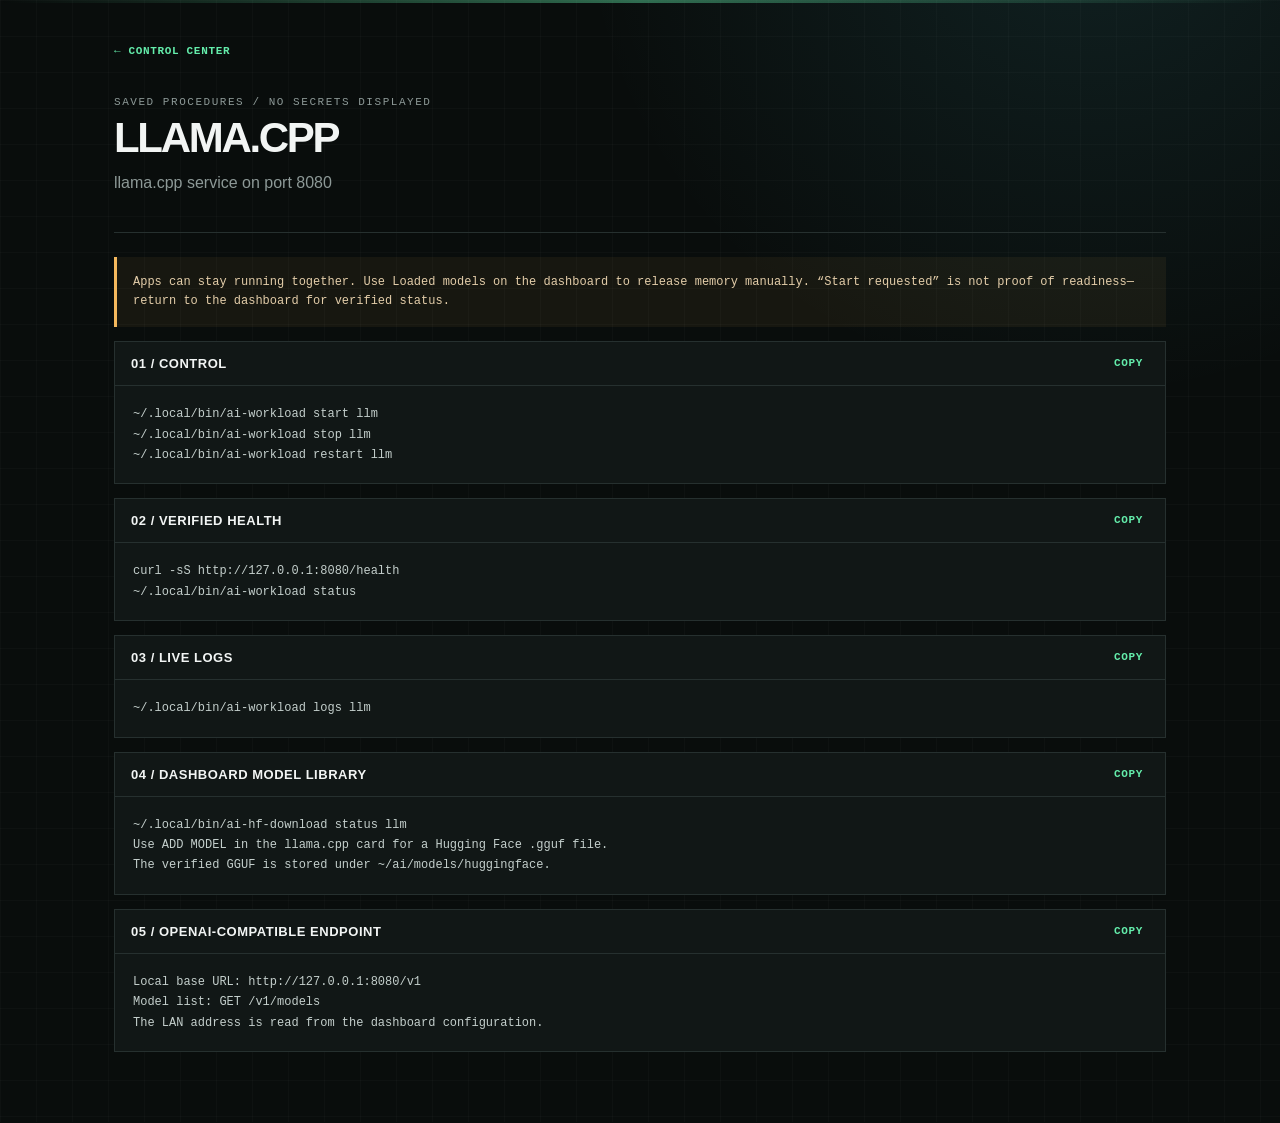
<file: web/commands.html>
<!doctype html>
<html lang="en">
<head>
  <meta charset="utf-8"><meta name="viewport" content="width=device-width, initial-scale=1">
  <title>AI Server Command Library</title><link rel="icon" href="assets/control-center.svg" type="image/svg+xml"><link rel="stylesheet" href="styles.css?v=18">
  <style>
    .command-shell{max-width:1100px;margin:auto;padding:40px 24px 70px}.back{color:var(--green);text-decoration:none}
    .command-head{margin:38px 0 24px;border-bottom:1px solid var(--line);padding-bottom:24px}
    .command-head h1{font-size:42px;margin:8px 0}.command-head p{color:var(--muted)}
    .command-group{border:1px solid var(--line);background:var(--panel);margin-top:14px}
    .command-group header{display:flex;justify-content:space-between;align-items:center;padding:14px 16px;border-bottom:1px solid var(--line)}
    .command-group h2{font-size:13px;letter-spacing:.04em;margin:0}.command-group button{border:0;background:transparent;color:var(--green)}
    .command-group pre{padding:18px;margin:0;overflow:auto;color:#c4cfcc;font:12px/1.7 Consolas,monospace;white-space:pre-wrap}
    .safety{padding:16px;border-left:3px solid var(--amber);background:rgba(244,184,93,.06);color:#e3cda9;font:12px/1.6 Consolas,monospace}
    @media(max-width:760px){
      .command-shell{padding:22px 12px 48px}.command-head{margin:28px 0 18px;padding-bottom:18px}
      .command-head h1{font-size:32px;overflow-wrap:anywhere}.command-group header{padding:10px 12px}
      .command-group header button{min-width:64px;min-height:44px}.command-group pre{padding:14px;font-size:10px}
      .safety{padding:12px;font-size:10px;overflow-wrap:anywhere}
    }
  </style>
</head>
<body><div class="scanline"></div><main class="command-shell">
  <a class="back" href="/">← CONTROL CENTER</a>
  <section class="command-head"><p class="eyebrow">SAVED PROCEDURES / NO SECRETS DISPLAYED</p>
    <h1 id="title">Command Library</h1><p id="subtitle"></p></section>
  <aside class="safety">Apps can stay running together. Use Loaded models on the dashboard to release memory manually. “Start requested” is not proof of readiness—return to the dashboard for verified status.</aside>
  <section id="commands"></section>
</main><script src="commands.js?v=10"></script></body>
</html>
</file>
<file: web/styles.css>
﻿:root {
  --ink: #f2f5f4; --muted: #8d9997; --line: #26302f;
  --panel: #111716; --panel2: #151d1b; --bg: #090d0c;
  --green: #64edab; --red: #ff705f; --violet: #aa8cff;
  --cyan: #54d8e7; --amber: #f4b85d;
}
* { box-sizing: border-box; }
html { background: var(--bg); color: var(--ink); font-family: Bahnschrift, "Segoe UI", sans-serif; }
body { margin: 0; min-height: 100vh; background:
  radial-gradient(circle at 85% -10%, rgba(84,216,231,.1), transparent 32rem),
  linear-gradient(rgba(255,255,255,.018) 1px, transparent 1px),
  linear-gradient(90deg, rgba(255,255,255,.018) 1px, transparent 1px), var(--bg);
  background-size: auto, 36px 36px, 36px 36px, auto; overflow-x: hidden; }
.scanline { position: fixed; inset: 0 0 auto; height: 3px; z-index: 10; pointer-events: none;
  background: linear-gradient(90deg, transparent, var(--green), transparent); opacity: .42; }
main { width: min(1480px, calc(100% - 48px)); margin: auto; padding: 42px 0 56px; }
button, a { font: 600 11px/1 Consolas, monospace; letter-spacing: .06em; }
button { color: inherit; cursor: pointer; }
button:disabled { opacity: .32; cursor: not-allowed; }
button:focus-visible, a:focus-visible { outline: 2px solid var(--green); outline-offset: 3px; }
.masthead { display: flex; justify-content: space-between; align-items: end; border-bottom: 1px solid var(--line); padding-bottom: 24px; }
.host-controls { display: flex; align-items: center; justify-content: flex-end; gap: 18px; }
.eyebrow { color: var(--green); font: 500 11px Consolas, monospace; letter-spacing: .14em; margin: 0 0 10px; }
h1 { margin: 0; font-size: clamp(30px, 4vw, 54px); letter-spacing: -.055em; line-height: .95; }
h1 span { color: var(--muted); font-weight: 400; }
.host-state { display: flex; align-items: center; gap: 13px; min-width: 260px; justify-content: flex-end; }
.host-state i { width: 12px; height: 12px; border-radius: 50%; background: var(--muted); box-shadow: 0 0 0 5px rgba(141,153,151,.1); }
.host-state.ready i { background: var(--green); box-shadow: 0 0 18px var(--green); }
.host-state div { display: grid; text-align: right; gap: 5px; }
.host-state strong { font: 600 12px Consolas, monospace; letter-spacing: .08em; }
.host-state small { color: var(--muted); font: 10px Consolas, monospace; max-width: 330px; overflow-wrap: anywhere; }
.shutdown-button { min-height: 50px; padding: 0 17px; color: #ff9a8d; border: 1px solid rgba(255,112,95,.72);
  background: rgba(255,112,95,.055); box-shadow: inset 0 0 0 3px var(--bg); }
.shutdown-button:hover:not(:disabled) { color: #fff; background: rgba(255,112,95,.18); border-color: var(--red); }
.alert { margin-top: 22px; padding: 14px 18px; border: 1px solid rgba(255,112,95,.5); color: #ffc0b8;
  background: rgba(255,112,95,.08); font: 12px/1.6 Consolas, monospace; }
.alert b { color: var(--red); margin-right: 14px; }
.alert code { color: var(--ink); user-select: all; }
.hidden { display: none !important; }
.telemetry { display: grid; grid-template-columns: repeat(4, 1fr) auto; margin: 24px 0; border: 1px solid var(--line); background: rgba(17,23,22,.85); }
.telemetry > div { padding: 16px 18px; border-right: 1px solid var(--line); display: grid; gap: 6px; }
.telemetry small, .panel-title { color: var(--muted); font: 10px Consolas, monospace; letter-spacing: .09em; }
.telemetry strong { font: 600 15px Consolas, monospace; }
.telemetry button { border: 0; padding: 0 20px; background: transparent; color: var(--green); }
.telemetry button:hover { background: rgba(100,237,171,.08); }
.telemetry button.working { animation: blink 1s infinite; }
.telemetry .usage-link { grid-column: 1 / -1; display:flex; align-items:center; justify-content:center; min-height:46px; color:var(--cyan); text-decoration:none; border-top:1px solid var(--line); }
.telemetry .usage-link:hover { background:rgba(84,216,231,.08); }
.service-grid { display: grid; grid-template-columns: repeat(2, minmax(0, 1fr)); gap: 16px; }
.service-card { --accent: var(--green); position: relative; overflow: hidden; padding: 22px; min-height: 390px;
  background: linear-gradient(145deg, rgba(255,255,255,.02), transparent 45%), var(--panel);
  border: 1px solid var(--line); display: flex; flex-direction: column; }
.service-card::after { content: ""; position: absolute; right: -55px; bottom: -70px; width: 190px; height: 190px;
  border: 1px solid color-mix(in srgb, var(--accent) 24%, transparent); transform: rotate(35deg); pointer-events: none; }
.service-card.violet { --accent: var(--violet); }.service-card.cyan { --accent: var(--cyan); }.service-card.amber { --accent: var(--amber); }
.service-card[data-state="ready"] { border-color: color-mix(in srgb, var(--accent) 55%, var(--line)); }
.card-top { display: flex; justify-content: space-between; align-items: start; }
.glyph { font: 34px/1 Bahnschrift, sans-serif; color: var(--accent); }
.badge { padding: 7px 9px; border: 1px solid var(--line); color: var(--muted); font: 600 9px Consolas, monospace; letter-spacing: .08em; }
.badge.ready { color: var(--green); border-color: rgba(100,237,171,.35); background: rgba(100,237,171,.06); }
.badge.starting, .badge.verifying { color: var(--amber); border-color: rgba(244,184,93,.35); }
.badge.degraded { color: var(--red); border-color: rgba(255,112,95,.4); }
.service-index { margin: 48px 0 8px; color: var(--accent); font: 10px Consolas, monospace; letter-spacing: .12em; }
.service-card h2 { margin: 0; font-size: 24px; letter-spacing: -.025em; }
.evidence { min-height: 48px; margin: 18px 0; color: #bdc6c4; font: 11px/1.65 Consolas, monospace; overflow-wrap: anywhere; }
.meter { height: 3px; background: #202827; margin: 8px 0 12px; overflow: hidden; }
.meter i { display: block; width: 0; height: 100%; background: var(--accent); transition: width .45s; box-shadow: 0 0 10px var(--accent); }
.model-profile { display: grid; gap: 7px; margin: 5px 0 12px; }
.model-profile span { color: var(--accent); font: 10px Consolas, monospace; letter-spacing: .1em; }
.model-profile select { width: 100%; min-height: 42px; padding: 0 11px; color: var(--ink);
  border: 1px solid var(--line); background: #0d1312; font: 11px Consolas, monospace; }
.model-profile select:focus { outline: 1px solid var(--accent); border-color: var(--accent); }
.model-profile option:disabled { color: var(--muted); }
.model-profile small { min-height: 14px; color: var(--muted); font: 9px/1.4 Consolas, monospace; }
.hf-download { margin: 5px 0 13px; padding: 11px; border: 1px solid rgba(84,216,231,.22);
  background: linear-gradient(90deg, rgba(84,216,231,.055), transparent 70%); }
.transfer-label { display: block; margin-bottom: 8px; color: var(--cyan);
  font: 10px Consolas, monospace; letter-spacing: .1em; }
.download-entry { display: grid; grid-template-columns: minmax(0, 1fr) auto; gap: 7px; }
.download-entry input { min-width: 0; min-height: 40px; padding: 0 10px; color: var(--ink);
  border: 1px solid var(--line); background: #0b1110; font: 10px Consolas, monospace; }
.download-entry input:focus { outline: 1px solid var(--cyan); border-color: var(--cyan); }
.download-entry button, .download-readout button { padding: 0 12px; border: 1px solid var(--cyan);
  color: var(--cyan); background: rgba(84,216,231,.08); }
.download-readout { display: grid; gap: 7px; margin-top: 10px; }
.download-readout > div { display: flex; justify-content: space-between; gap: 10px;
  color: var(--muted); font: 9px Consolas, monospace; letter-spacing: .05em; }
.download-readout progress { width: 100%; height: 5px; border: 0; background: #202827; accent-color: var(--cyan); }
.download-readout progress::-webkit-progress-bar { background: #202827; }
.download-readout progress::-webkit-progress-value { background: var(--cyan); box-shadow: 0 0 9px var(--cyan); }
.download-readout small { color: var(--muted); font: 9px/1.45 Consolas, monospace; overflow-wrap: anywhere; }
.download-readout code { color: #aebbb8; font: 9px/1.4 Consolas, monospace; overflow-wrap: anywhere; }
.download-readout[data-phase="done"] strong { color: var(--green); }
.download-readout[data-phase="failed"] strong { color: var(--red); }
.download-readout[data-phase="downloading"] strong, .download-readout[data-phase="verifying"] strong { color: var(--cyan); }
.download-readout button { min-height: 34px; justify-self: start; }
.primary-actions { margin-top: auto; display: grid; grid-template-columns: 1.35fr 1fr 1fr; gap: 7px; }
.primary-actions button { min-height: 40px; border: 1px solid var(--line); background: #181f1e; }
.primary-actions button:hover:not(:disabled) { border-color: var(--accent); color: var(--accent); }
.primary-actions .power { background: var(--accent); border-color: var(--accent); color: #0a0d0c; }
.secondary-actions { display: grid; grid-template-columns: repeat(4, 1fr); margin-top: 9px; border: 1px solid var(--line); }
.secondary-actions.has-manager { grid-template-columns: repeat(5, 1fr); }
.secondary-actions a, .secondary-actions button { min-height: 35px; display: grid; place-items: center; color: var(--muted); text-decoration: none;
  background: transparent; border: 0; border-right: 1px solid var(--line); font-size: 9px; }
.secondary-actions :last-child { border-right: 0; }
.secondary-actions a:hover, .secondary-actions button:hover { color: var(--ink); background: #1c2422; }
.lower-grid { display: grid; grid-template-columns: 1.7fr 1fr; gap: 16px; margin-top: 16px; }
.panel { border: 1px solid var(--line); background: var(--panel); min-height: 180px; }
.panel-title { display: flex; justify-content: space-between; padding: 13px 16px; border-bottom: 1px solid var(--line); }
.panel-title button { border: 0; background: transparent; color: var(--muted); font-size: 9px; }
.event-list { height: 155px; padding: 7px 16px; overflow: auto; font: 10px/1.5 Consolas, monospace; }
.event-list p { margin: 8px 0; color: var(--muted); }.event-list time { color: #56615f; margin-right: 12px; }
.event-list .good { color: var(--green); }.event-list .bad { color: var(--red); }
.doctrine { padding-bottom: 12px; }.doctrine p { color: var(--muted); font: 11px/1.6 Consolas, monospace; margin: 14px 16px; }
.doctrine b { color: var(--ink); }
dialog { width: min(1040px, calc(100% - 40px)); height: min(720px, calc(100% - 60px)); padding: 0;
  color: var(--ink); background: #0d1211; border: 1px solid #394441; box-shadow: 0 30px 90px #000; }
dialog::backdrop { background: rgba(0,0,0,.78); backdrop-filter: blur(4px); }
dialog header { height: 78px; padding: 16px 20px; display: flex; justify-content: space-between; border-bottom: 1px solid var(--line); }
dialog h2 { margin: 5px 0 0; font-size: 18px; } dialog small { color: var(--green); font: 9px Consolas, monospace; }
dialog header button { border: 0; background: transparent; color: var(--muted); font-size: 24px; }
dialog pre { margin: 0; padding: 20px; height: calc(100% - 78px); overflow: auto; color: #b9c7c3;
  white-space: pre-wrap; font: 11px/1.6 Consolas, monospace; }
@keyframes blink { 50% { opacity: .35; } }
@media (max-width: 1050px) {
  .service-grid { grid-template-columns: 1fr; }.service-card { min-height: 350px; }
  .service-index { margin-top: 24px; }.telemetry { grid-template-columns: repeat(2, 1fr); }
  .telemetry button { min-height: 50px; }.lower-grid { grid-template-columns: 1fr; }
}
@media (max-width: 760px) {
  main { width: calc(100% - 20px); padding: 20px 0 36px; }
  .masthead { align-items: start; gap: 22px; flex-direction: column; padding-bottom: 20px; }
  .host-controls { width: 100%; justify-content: space-between; }
  h1 { font-size: clamp(31px, 11vw, 44px); line-height: 1; }
  .eyebrow { font-size: 9px; letter-spacing: .1em; }
  .host-state { min-width: 0; width: 100%; justify-content: start; }
  .host-state div { min-width: 0; text-align: left; }
  .alert { margin-top: 14px; padding: 12px; font-size: 10px; overflow-wrap: anywhere; }
  .alert b { display: block; margin: 0 0 4px; }
  .telemetry { grid-template-columns: repeat(2, minmax(0, 1fr)); margin: 14px 0; }
  .telemetry > div { min-width: 0; padding: 13px 12px; border-bottom: 1px solid var(--line); }
  .telemetry strong { font-size: 12px; overflow-wrap: anywhere; }
  .telemetry button { grid-column: 1 / -1; min-height: 48px; }
  .service-grid { gap: 12px; }
  .service-card { min-height: 0; padding: 18px 14px 14px; }
  .service-index { margin: 28px 0 7px; }
  .service-card h2 { font-size: 25px; }
  .evidence { min-height: 0; margin: 16px 0; }
  .model-profile select { min-height: 48px; font-size: 12px; }
  .download-entry { grid-template-columns: 1fr; }
  .download-entry input, .download-entry button { min-height: 48px; }
  .download-readout button { min-height: 44px; width: 100%; }
  .primary-actions { grid-template-columns: repeat(2, 1fr); }
  .primary-actions .power { grid-column: 1 / -1; }
  .primary-actions button { min-height: 48px; }
  .secondary-actions { grid-template-columns: repeat(2, 1fr); }
  .secondary-actions.has-manager { grid-template-columns: repeat(2, 1fr); }
  .secondary-actions.has-manager :last-child { grid-column: 1 / -1; }
  .secondary-actions a, .secondary-actions button { min-height: 48px; border-bottom: 1px solid var(--line); }
  .secondary-actions :nth-child(even) { border-right: 0; }
  .lower-grid { gap: 12px; margin-top: 12px; }
  .panel { min-height: 0; }.event-list { height: 130px; }
  .panel-title button { min-width: 44px; min-height: 32px; }
  dialog { width: 100%; height: 100dvh; max-width: none; max-height: none; border: 0; }
  dialog header button { min-width: 48px; min-height: 48px; }
  dialog pre { padding: 14px; font-size: 10px; }
}
@media (prefers-reduced-motion: reduce) { *, *::before, *::after { animation: none !important; transition: none !important; } }

/* App-first identity and operational telemetry */
.telemetry { grid-template-columns: minmax(180px, 1.6fr) repeat(7, minmax(86px, 1fr)) auto auto auto; }
.telemetry .cpu-identity strong { max-width: 240px; font-size: 11px; line-height: 1.25; overflow-wrap: anywhere; }
#open-terminal { color: var(--ink); border-left: 1px solid var(--line); }
#open-remote { color: var(--muted); border-left: 1px solid var(--line); }
#open-remote.ready { color: var(--cyan); background: rgba(84,216,231,.055); }
#open-remote.needs-repair { color: var(--amber); background: rgba(244,184,93,.065); }
.service-card.openclaw { --accent: #f5654a; --brand-wash: rgba(216,74,49,.12); }
.service-card.llm { --accent: #ff8236; --brand-wash: rgba(255,130,54,.09); }
.service-card.comfy { --accent: #4285f4; --brand-wash: rgba(66,133,244,.11); }
.service-card.unsloth { --accent: #20e3b2; --brand-wash: rgba(25,199,216,.105); }
.service-card.invoke { --accent: #e6fd13; --brand-wash: rgba(230,253,19,.065); }
.service-card.ollama { --accent: #f0ede5; --brand-wash: rgba(240,237,229,.07); }
.service-card {
  min-height: 430px;
  overflow: clip;
  background: linear-gradient(145deg, var(--brand-wash), transparent 42%), var(--panel);
}
.service-card::before { content: ""; position: absolute; inset: 0 0 auto; height: 3px; background: var(--accent); }
.card-top { gap: 16px; }
.app-identity { display: flex; align-items: center; gap: 14px; min-width: 0; }
.logo-shell { width: 52px; height: 52px; flex: 0 0 52px; display: grid; place-items: center;
  color: #ff8236; background: #1b1f20; border: 1px solid color-mix(in srgb, var(--accent) 45%, var(--line));
  border-radius: 13px; box-shadow: inset 0 0 0 5px rgba(255,255,255,.025); }
.logo-shell img { display: block; width: 31px; height: 31px; object-fit: contain; }
.service-card.openclaw .logo-shell { background: #1d0d0b; border-color: #e05540;
  box-shadow: inset 0 0 0 5px rgba(245,101,74,.045), 0 0 18px rgba(216,74,49,.12); }
.service-card.openclaw .logo-shell img { width: 38px; height: 38px; }
.service-card.llm .logo-shell img { color: #ff8236; filter: invert(61%) sepia(96%) saturate(2597%) hue-rotate(335deg) brightness(103%); }
.service-card.comfy .logo-shell { background: #4285f4; border-color: #76a7fa; }
.service-card.unsloth .logo-shell { background: #062d2d; border-color: #20e3b2;
  box-shadow: inset 0 0 0 4px rgba(32,227,178,.06), 0 0 20px rgba(25,199,216,.12); }
.service-card.unsloth .logo-shell img { width: 40px; height: 40px; border-radius: 9px; }
.service-card.invoke .logo-shell { background: #080a09; }
.service-card.invoke .logo-shell img { width: 34px; height: 34px; image-rendering: auto; }
.service-card.ollama .logo-shell { background: #f0ede5; border-color: #fff; }
.service-card.ollama .logo-shell img { width: 36px; height: 36px; }
.app-identity p { margin: 0 0 4px; color: var(--accent); font: 9px Consolas, monospace; letter-spacing: .14em; }
.app-identity h2 { margin: 0; font-size: 25px; letter-spacing: -.035em; }
.app-identity small { display: block; margin-top: 3px; color: var(--muted); font: 10px/1.35 Consolas, monospace; }
.activity-row { display: flex; align-items: center; gap: 11px; margin: 22px 0 0; padding: 11px 12px;
  border: 1px solid var(--line); background: rgba(0,0,0,.16); }
.activity-row > i { width: 9px; height: 9px; flex: 0 0 9px; border-radius: 50%; background: var(--muted); }
.activity-row > div { min-width: 0; display: grid; gap: 3px; }
.activity-row strong { font: 600 10px Consolas, monospace; letter-spacing: .08em; }
.activity-row small { color: var(--muted); font: 9px/1.35 Consolas, monospace; overflow-wrap: anywhere; }
.activity-row.idle i { background: var(--green); }
.activity-row.idle strong { color: var(--green); }
.activity-row.busy { border-color: color-mix(in srgb, var(--accent) 35%, var(--line)); }
.activity-row.busy i { background: var(--accent); box-shadow: 0 0 12px var(--accent); animation: activity-pulse 1.5s infinite; }
.activity-row.busy strong { color: var(--accent); }
.activity-row.error { border-color: rgba(255, 91, 91, .5); background: rgba(255, 67, 67, .08); }
.activity-row.error i { background: #ff5b5b; box-shadow: 0 0 10px rgba(255, 91, 91, .65); }
.activity-row.error strong { color: #ff8080; }
.activity-row.stopped { opacity: .72; }
.service-card .evidence { min-height: 42px; margin: 13px 0 7px; }
.secondary-actions, .secondary-actions.has-manager {
  grid-template-columns: repeat(auto-fit, minmax(72px, 1fr));
}
.secondary-actions [data-model-download] { color: var(--accent); }
.secondary-actions [data-model-download].transferring { animation: activity-pulse 1.5s infinite; }
.download-dialog { width: min(680px, calc(100% - 40px)); height: auto; max-height: calc(100% - 60px); }
.download-dialog form { padding: 24px; display: grid; gap: 18px; }
.download-dialog form > p { margin: 0; color: #b8c2bf; font: 11px/1.65 Consolas, monospace; }
.download-dialog label { display: grid; gap: 8px; }
.download-dialog label span { color: var(--green); font: 9px Consolas, monospace; letter-spacing: .11em; }
.download-dialog input { width: 100%; min-height: 48px; padding: 0 13px; color: var(--ink);
  background: #080d0c; border: 1px solid var(--line); font: 11px Consolas, monospace; }
.download-dialog input:focus { outline: 1px solid var(--green); border-color: var(--green); }
.download-submit { min-height: 46px; border: 1px solid var(--green); color: #07100c; background: var(--green); }
.download-submit:hover:not(:disabled) { filter: brightness(1.08); }
.download-readout { margin: 0; padding: 16px; border: 1px solid var(--line); background: #0a0f0e; }
.download-readout progress { height: 7px; }
.download-readout code:empty { display: none; }
.download-readout[data-phase="done"] { border-color: rgba(100,237,171,.4); }
.download-readout[data-phase="failed"] { border-color: rgba(255,112,95,.45); }
@keyframes activity-pulse { 50% { opacity: .48; } }

.gpu-panel { margin: 0 0 16px; border: 1px solid var(--line); background: rgba(11,16,15,.92); }
.gpu-heading { display: flex; align-items: center; justify-content: space-between; gap: 18px;
  padding: 10px 13px; border-bottom: 1px solid var(--line); }
.gpu-heading .eyebrow { margin-bottom: 2px; font-size: 8px; }
.gpu-heading h2 { margin: 0; font-size: 16px; letter-spacing: -.02em; }
.gpu-heading > small { color: var(--cyan); font: 9px Consolas, monospace; letter-spacing: .09em; }
.gpu-list { display: grid; }
.gpu-empty { margin: 0; padding: 14px 13px; color: var(--muted); font: 10px/1.4 Consolas, monospace; }
.gpu-row { display: grid; grid-template-columns: 50px minmax(210px, 1.4fr) minmax(135px, .7fr)
  minmax(180px, .9fr) minmax(125px, .6fr); align-items: stretch; min-height: 68px; }
.gpu-row + .gpu-row { border-top: 1px solid var(--line); }
.gpu-row > div { min-width: 0; padding: 8px 12px; border-right: 1px solid var(--line); }
.gpu-row > div:last-child { border-right: 0; }
.gpu-index { display: grid; place-content: center; text-align: center; background: rgba(84,216,231,.04); }
.gpu-index span, .gpu-gauge span, .gpu-vitals span { color: var(--muted); font: 8px Consolas, monospace; letter-spacing: .1em; }
.gpu-index strong { color: var(--cyan); font: 18px/1 Consolas, monospace; }
.gpu-identity { display: grid; align-content: center; }
.gpu-identity small { color: var(--cyan); font: 8px Consolas, monospace; overflow-wrap: anywhere; }
.gpu-identity h3 { margin: 3px 0 1px; font-size: 14px; letter-spacing: -.02em; }
.gpu-identity p { margin: 0; color: var(--muted); font: 9px Consolas, monospace; }
.gpu-gauge { display: grid; align-content: center; gap: 6px; }
.gpu-gauge > div { display: flex; justify-content: space-between; gap: 8px; }
.gpu-gauge strong { font: 10px Consolas, monospace; text-align: right; }
.gpu-gauge progress { width: 100%; height: 4px; border: 0; accent-color: var(--cyan); }
.gpu-gauge progress::-webkit-progress-bar { background: #202827; }
.gpu-gauge progress::-webkit-progress-value { background: var(--cyan); box-shadow: 0 0 9px var(--cyan); }
.gpu-vitals { display: grid; align-content: center; gap: 3px; }
.gpu-vitals strong { font: 11px Consolas, monospace; }
.gpu-vitals strong b { font: inherit; }
.gpu-vitals small { color: var(--muted); font: 9px Consolas, monospace; }
.gpu-row.busy .gpu-vitals small { color: var(--amber); }
.temperature-normal { color: inherit; }
.temperature-warning { color: var(--amber) !important; text-shadow: 0 0 10px rgba(244,184,93,.35); }
.temperature-critical { color: var(--red) !important; text-shadow: 0 0 12px rgba(255,112,95,.45); }
.temperature-unknown { color: var(--muted) !important; }

@media (max-width: 1350px) {
  .telemetry { grid-template-columns: repeat(4, 1fr); }
  .telemetry button { min-height: 50px; border-top: 1px solid var(--line); }
  #open-terminal { grid-column: 1 / 2; }
  #open-remote { grid-column: 2 / 3; }
  #refresh { grid-column: 3 / 5; }
  .gpu-row { grid-template-columns: 48px minmax(190px, 1.3fr) minmax(125px, .7fr)
    minmax(170px, .9fr) minmax(120px, .6fr); }
}

@media (max-width: 760px) {
  .telemetry { grid-template-columns: repeat(2, minmax(0, 1fr)); }
  #open-terminal, #open-remote { grid-column: auto; padding: 0 8px; }
  #refresh { grid-column: 1 / -1; padding: 0 8px; }
  .service-card { min-height: 0; }
  .card-top { align-items: flex-start; }
  .logo-shell { width: 46px; height: 46px; flex-basis: 46px; }
  .logo-shell img { width: 27px; height: 27px; }
  .app-identity h2 { font-size: 23px; }
  .app-identity small { font-size: 9px; }
  .badge { max-width: 105px; text-align: center; line-height: 1.25; }
  .activity-row { margin-top: 17px; }
  .secondary-actions { grid-template-columns: repeat(2, 1fr); }
  .secondary-actions :last-child:nth-child(odd) { grid-column: 1 / -1; }
  .download-dialog form { padding: 18px 14px; }
  .gpu-heading { align-items: start; flex-direction: column; gap: 5px; padding: 9px 10px; }
  .gpu-row { grid-template-columns: 42px minmax(0, 1fr); }
  .gpu-row > div { padding: 8px 10px; }
  .gpu-index { grid-row: 1; }
  .gpu-identity { border-right: 0 !important; }
  .gpu-row > .gpu-gauge { grid-column: 1 / -1; border-top: 1px solid var(--line); border-right: 0; }
  .gpu-gauge > div { flex-wrap: wrap; align-items: baseline; }
  .gpu-gauge strong { max-width: 100%; overflow-wrap: anywhere; }
  .gpu-gauge progress { min-width: 0; }
  .gpu-identity h3, .gpu-vitals strong { overflow-wrap: anywhere; }
  .gpu-vitals { grid-column: 1 / -1; border-top: 1px solid var(--line); }
}
.connection-status { border:1px solid var(--line); border-left:4px solid #d4ac54; padding:16px 20px; margin:16px 0; background:var(--panel); }
.connection-status strong { display:block; font-size:16px; color:var(--ink); }
.connection-status p { color:var(--muted); margin:8px 0 0; line-height:1.6; overflow-wrap:anywhere; }
.connection-status[data-state="live"] { border-left-color:#70d5a3; }
.connection-status[data-state="offline"] { border-left-color:#ee8b80; }
</file>
